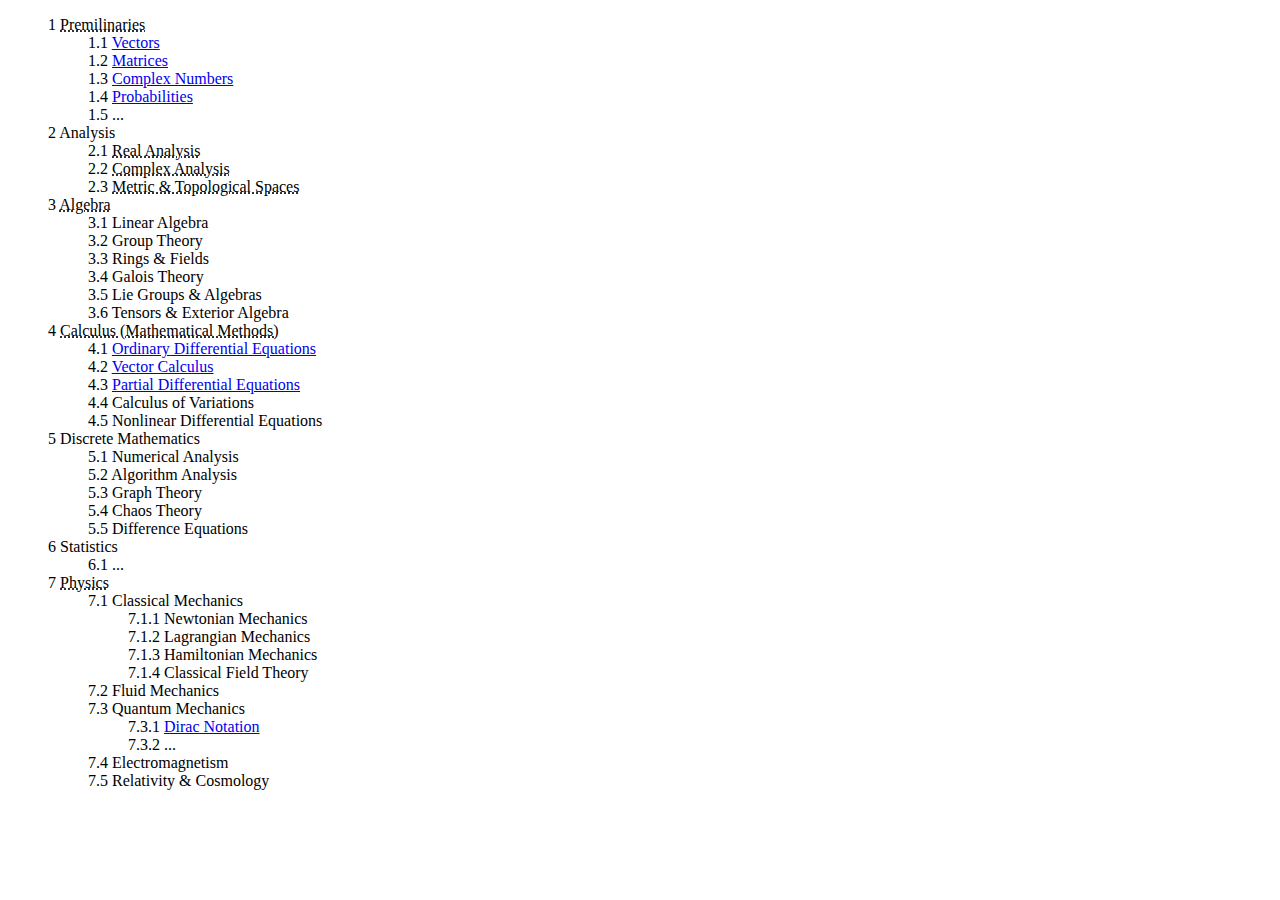
<file: index.html>
<!doctype html>

<html lang="en">
<head>
    <meta charset="utf-8">
    <meta name="author" content="agalamatis">
    <meta name="description" content="TODO">

    <link rel="stylesheet" href="css/lists.css">

    <title>University Mathematics & Physics</title>
</head>

<body>
    <ol>
        <li><abbr title="60 credits">Premilinaries</abbr>
            <ol>
                <li><a href="html/preliminaries/vectors.html">Vectors</a></li>
                <li><a href="html/preliminaries/matrices.html">Matrices</a></li>
                <li><a href="html/preliminaries/complex_numbers.html">Complex Numbers</a></li>
                <li><a href="html/preliminaries/probabilities.html">Probabilities</a></li>
                <li>...</li>
            </ol>
        </li>
        <li>Analysis
            <ol>
                <li><abbr title="15-30 credits">Real Analysis</abbr></li>
                <li><abbr title="30 credits">Complex Analysis</abbr></li>
                <!-- <li><abbr title="15-30 credits">Fourier Analysis</abbr></li> -->
                <li><abbr title="15-30 credits">Metric & Topological Spaces</abbr></li>
                <!-- <li><abbr title="60 credits">Analytic Number Theory</abbr></li> -->
            </ol>
        </li>
        <li><abbr title="15 credits each, taken sequentially">Algebra</abbr>
            <ol>
                <li>Linear Algebra</li>
                <li>Group Theory</li>
                <li>Rings & Fields</li>
                <li>Galois Theory</li>
                <li>Lie Groups & Algebras</li>
                <li>Tensors & Exterior Algebra</li>
                <!-- <li>Representation Theory</li> -->
            </ol>
        </li>
        <li><abbr title="60 credits">Calculus (Mathematical Methods)</abbr>
            <ol>
                <li><a href="html/calculus/odes.html">Ordinary Differential Equations</a></li>
                <li><a href="html/calculus/vector_calculus.html">Vector Calculus</a></li>
                <li><a href="html/calculus/pdes.html">Partial Differential Equations</a></li>
                <li>Calculus of Variations</li>
                <li>Nonlinear Differential Equations</li>
            </ol>
        </li>
        <li>Discrete Mathematics
            <ol>
                <li>Numerical Analysis</li>
                <li>Algorithm Analysis</li>
                <li>Graph Theory</li>
                <li>Chaos Theory</li>
                <li>Difference Equations</li>
            </ol>
        </li>
        <li>Statistics
            <ol>
                <li>...</li>
            </ol>
        </li>
        <li><abbr title="15 credits each">Physics</abbr>
            <ol>
                <li>Classical Mechanics
                    <ol>
                        <li>Newtonian Mechanics</li>
                        <li>Lagrangian Mechanics</li>
                        <li>Hamiltonian Mechanics</li>
                        <li>Classical Field Theory</li>
                    </ol>
                </li>
                <li>Fluid Mechanics</li>
                <li>Quantum Mechanics
                    <ol>
                        <li><a href="html/physics/dirac_notation.html">Dirac Notation</a></li>
                        <li>...</li>
                    </ol>
                </li>
                <li>Electromagnetism</li>
                <li>Relativity & Cosmology</li>
            </ol>
        </li>
    </ol>
    <!-- <script type="text/javascript" id="MathJax-script" async
        src="https://cdn.jsdelivr.net/npm/mathjax@3/es5/tex-mml-chtml.js">
    </script> -->
</body>
</html>
</file>
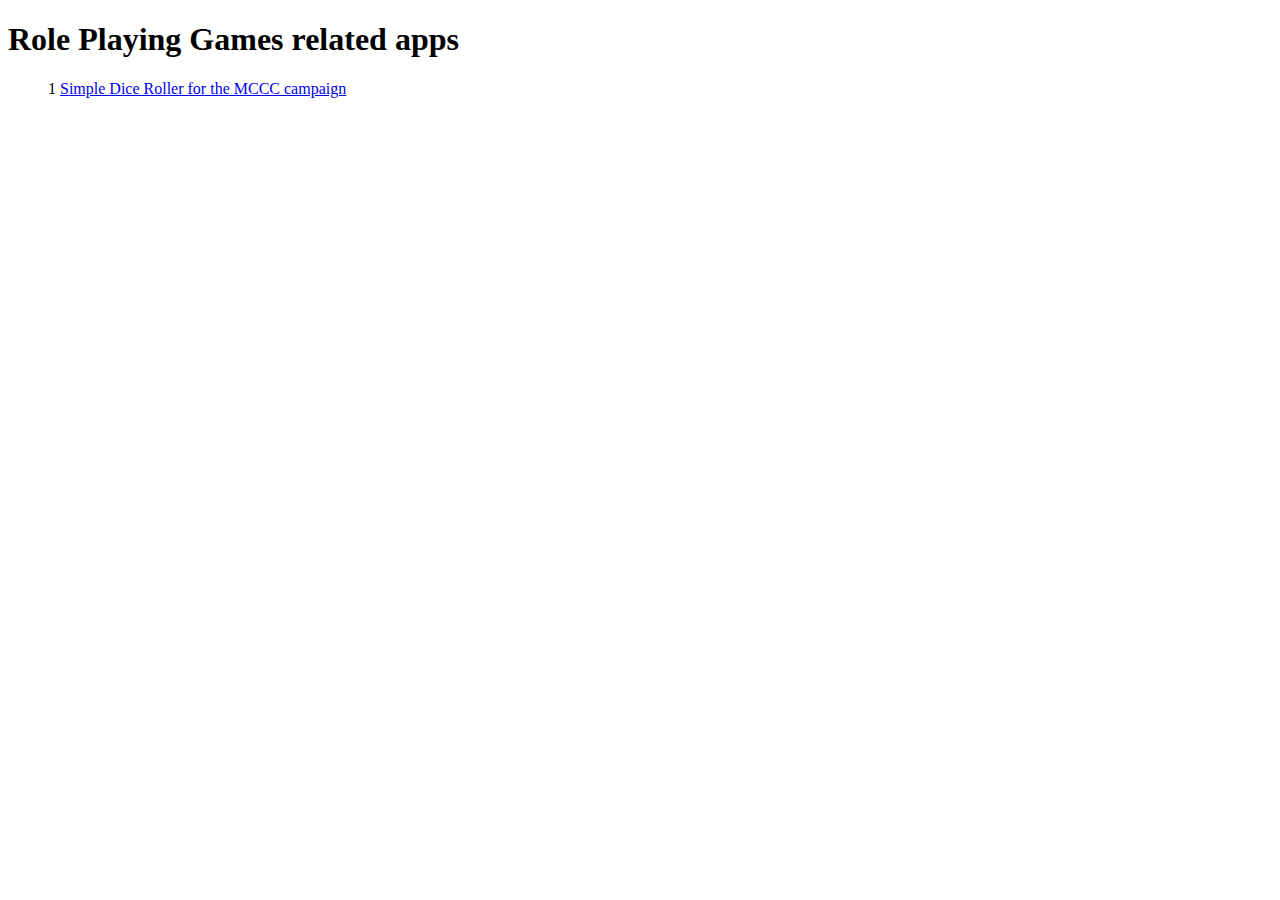
<file: rpg/index.html>
<!doctype html>

<html lang="en">
<head>
    <meta charset="utf-8">
    <meta name="author" content="agalamatis">
    <meta name="description" content="TODO">

    <link rel="stylesheet" href="css/base.css">

    <title></title>
</head>

<body>
    <h1>Role Playing Games related apps</h1>
    <ol>
        <li>
            <a href="html/rolls.html">Simple Dice Roller for the MCCC campaign</a>
        </li>
    </ol>
    <!-- <script type="text/javascript" id="MathJax-script" async
        src="https://cdn.jsdelivr.net/npm/mathjax@3/es5/tex-mml-chtml.js">
    </script> -->
</body>
</html>
</file>
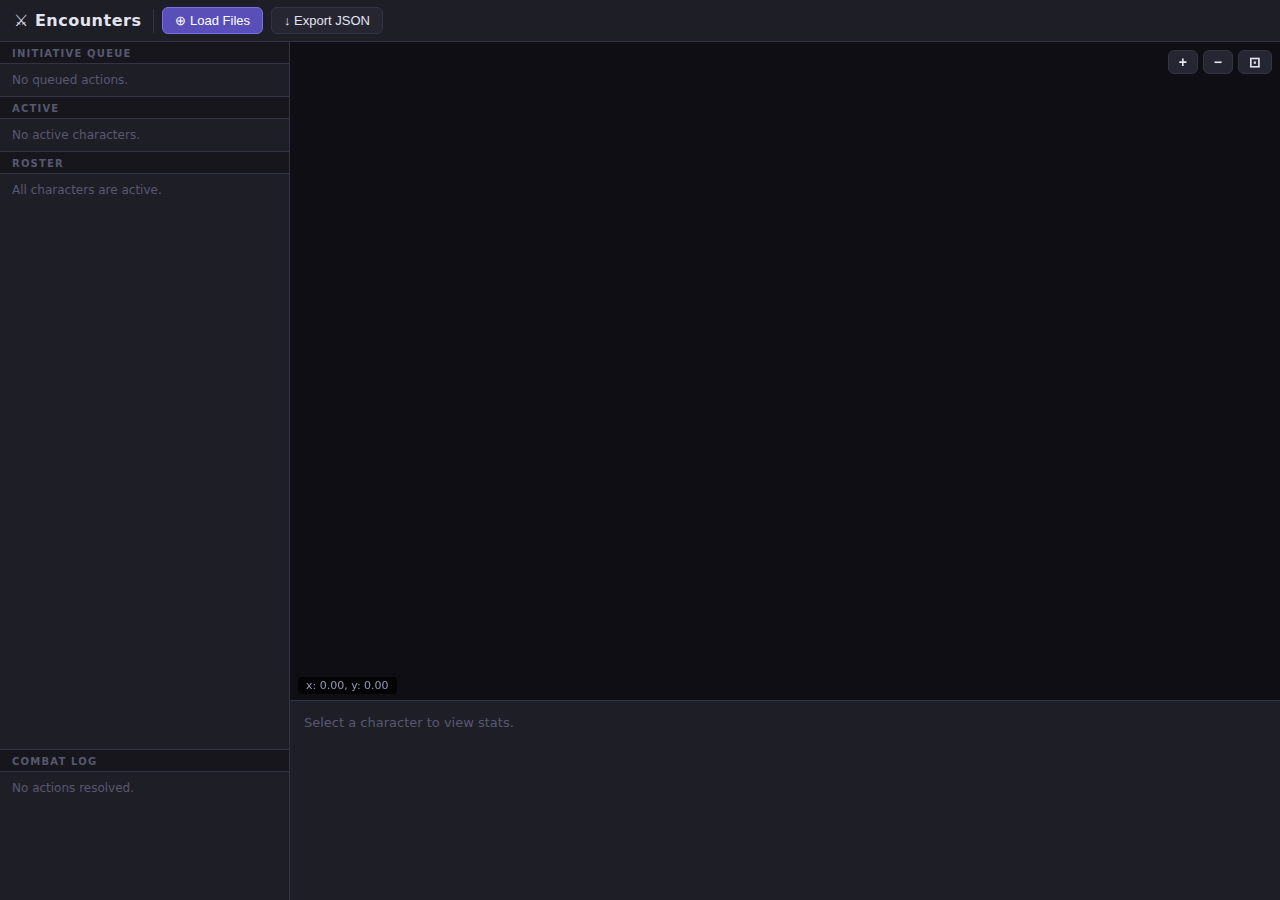
<file: rpg/html/encounters.html>
<!DOCTYPE html>
<html lang="en">
<head>
<meta charset="UTF-8">
<meta name="viewport" content="width=device-width, initial-scale=1.0">
<title>Encounters</title>
<style>
*,*::before,*::after{box-sizing:border-box;margin:0;padding:0}
:root{
  --bg:#16161c;--bg2:#1e1e27;--bg3s:#262632;--bg4:#30303e;--bg5:#3a3a4c;
  --border:#333344;--border2:#4a4a60;--text:#e4e4f0;--text2:#9898b4;--text3:#585870;
  --accent:#7c6fe0;--accent2:#5a4fb8;--accenthl:#9b8ef5;
  --green:#4ade80;--red:#f87171;--amber:#fbbf24;--blue:#60a5fa;--teal:#2dd4bf;
  --r:6px;--r2:10px;
}
body{background:var(--bg);color:var(--text);font-family:system-ui,sans-serif;font-size:14px;height:100vh;display:flex;flex-direction:column;overflow:hidden}
button{background:var(--bg3s);border:1px solid var(--border);color:var(--text);padding:5px 12px;border-radius:var(--r);cursor:pointer;font-size:13px;transition:background .15s,border-color .15s}
button:hover{background:var(--bg4);border-color:var(--border2)}
button.primary{background:var(--accent2);border-color:var(--accent);color:#fff}
button.primary:hover{background:var(--accent)}
select,input[type=text],input[type=number]{background:var(--bg3s);border:1px solid var(--border);color:var(--text);padding:4px 8px;border-radius:var(--r);font-size:13px;width:100%}
select:focus,input:focus{outline:none;border-color:var(--accent)}
label{font-size:12px;color:var(--text2);display:block;margin-bottom:3px}
#topbar{background:var(--bg2);border-bottom:1px solid var(--border);padding:7px 14px;display:flex;align-items:center;gap:8px;flex-shrink:0}
#topbar h1{font-size:16px;font-weight:700;color:var(--text);letter-spacing:.5px;margin-right:4px}
.sep{width:1px;height:24px;background:var(--border)}
#main{display:flex;flex:1;overflow:hidden}
#left-col{width:290px;flex-shrink:0;background:var(--bg2);border-right:1px solid var(--border);display:flex;flex-direction:column;overflow:hidden}
.sec-hdr{font-size:10px;font-weight:700;color:var(--text3);letter-spacing:1.2px;padding:6px 12px 4px;text-transform:uppercase;border-bottom:1px solid var(--border);background:var(--bg);flex-shrink:0}
.sec-body{overflow-y:auto;padding:2px 0}
#queue-sec{display:flex;flex-direction:column;flex-shrink:0;max-height:210px;border-bottom:1px solid var(--border)}
#active-sec{display:flex;flex-direction:column;flex-shrink:0;max-height:240px;border-bottom:1px solid var(--border)}
#roster-sec{display:flex;flex-direction:column;flex:1;min-height:0;border-bottom:1px solid var(--border)}
#log-sec{display:flex;flex-direction:column;flex-shrink:0;height:150px}
.char-row{display:flex;align-items:center;gap:5px;padding:5px 10px;cursor:pointer;border-left:3px solid transparent;transition:background .1s}
.char-row:hover{background:var(--bg3s)}
.char-row.selected{background:var(--bg4);border-left-color:var(--accent)}
.char-row.acting{border-left-color:var(--amber)}
.char-row.defending{border-left-color:var(--blue)}
.init-badge{font-size:10px;font-weight:700;color:var(--amber);min-width:42px;background:rgba(251,191,36,.12);padding:2px 5px;border-radius:4px;text-align:center;flex-shrink:0}
.char-name{flex:1;font-size:13px;white-space:nowrap;overflow:hidden;text-overflow:ellipsis}
.act-label{font-size:10px;color:var(--text3);white-space:nowrap;flex-shrink:0}
.action-btn{font-size:11px;padding:2px 8px;flex-shrink:0;background:var(--accent2);border-color:var(--accent);color:#fff}
.resolve-btn{font-size:11px;padding:2px 8px;flex-shrink:0;background:#166534;border-color:var(--green);color:var(--green);font-weight:700}
.resolve-btn:hover{background:#15803d}
.log-entry{font-size:11px;color:var(--text2);padding:4px 10px;border-bottom:1px solid var(--border);line-height:1.5}
.log-ts{color:var(--accenthl);font-weight:700}
#right-col{flex:1;display:flex;flex-direction:column;overflow:hidden}
#map-container{flex:1;position:relative;overflow:hidden;background:#0e0e14}
#map-canvas{display:block;cursor:crosshair}
#map-toolbar{position:absolute;top:8px;right:8px;display:flex;gap:5px;z-index:10}
#map-toolbar button{padding:3px 10px;font-size:14px;font-weight:700}
#map-coords{position:absolute;bottom:6px;left:8px;font-size:11px;color:var(--text2);background:rgba(0,0,0,.7);padding:2px 8px;border-radius:4px;pointer-events:none}
#map-hint{position:absolute;top:8px;left:8px;font-size:12px;color:var(--amber);background:rgba(0,0,0,.75);padding:4px 10px;border-radius:4px;pointer-events:none;display:none;border:1px solid var(--amber)}
#stats-panel{height:200px;background:var(--bg2);border-top:1px solid var(--border);overflow-y:auto;padding:10px 14px;flex-shrink:0}
#stats-panel h3{font-size:13px;font-weight:700;margin-bottom:7px;color:var(--text)}
.stats-grid{display:grid;grid-template-columns:repeat(auto-fill,minmax(90px,1fr));gap:5px;margin-bottom:7px}
.stat-box{background:var(--bg3s);border:1px solid var(--border);border-radius:var(--r);padding:4px 7px}
.sk{font-size:10px;color:var(--text3);text-transform:uppercase;letter-spacing:.4px}
.sv{font-size:14px;font-weight:700;color:var(--text)}
.sv.pos{color:var(--green)}.sv.neg{color:var(--red)}.sv.neu{color:var(--amber)}
.modal-overlay{position:fixed;inset:0;background:rgba(0,0,0,.8);z-index:1000;display:flex;align-items:center;justify-content:center}
.modal{background:var(--bg2);border:1px solid var(--border2);border-radius:var(--r2);width:580px;max-width:96vw;max-height:92vh;display:flex;flex-direction:column;overflow:hidden}
.modal.wide{width:800px}
.modal-hdr{padding:13px 18px 10px;border-bottom:1px solid var(--border);display:flex;align-items:center;justify-content:space-between;flex-shrink:0}
.modal-hdr h2{font-size:15px;font-weight:700}
.modal-body{padding:14px 18px;overflow-y:auto;flex:1}
.modal-footer{padding:10px 18px;border-top:1px solid var(--border);display:flex;gap:8px;justify-content:flex-end;flex-shrink:0}
.field{margin-bottom:11px}
.g2{display:grid;grid-template-columns:1fr 1fr;gap:10px}
.g3{display:grid;grid-template-columns:1fr 1fr 1fr;gap:8px}
.g4{display:grid;grid-template-columns:1fr 1fr 1fr 1fr;gap:7px}
.card{background:var(--bg3s);border:1px solid var(--border);border-radius:var(--r2);padding:12px 14px;margin-bottom:14px}
.card h3{font-size:14px;font-weight:700;margin-bottom:10px;color:var(--accenthl)}
.file-area{border:2px dashed var(--border2);border-radius:var(--r2);padding:20px;text-align:center;color:var(--text2);cursor:pointer;transition:border-color .2s,background .2s}
.file-area:hover{border-color:var(--accent);background:rgba(124,111,224,.06)}
.file-area input{display:none}
.ok{color:var(--green);font-weight:700}.err{color:var(--red)}
.drop-panel{position:fixed;background:var(--bg2);border:1px solid var(--border2);border-radius:var(--r2);box-shadow:0 8px 40px rgba(0,0,0,.6);z-index:500;min-width:200px;max-height:380px;overflow-y:auto;padding:4px 0}
.drop-item{padding:7px 14px;cursor:pointer;font-size:13px;color:var(--text);display:flex;align-items:center;gap:8px}
.drop-item:hover{background:var(--bg4)}
.drop-lbl{font-size:10px;color:var(--text3);text-transform:uppercase;letter-spacing:1px;padding:7px 14px 3px}
</style>
</head>
<body>
<div id="topbar">
  <h1>⚔ Encounters</h1>
  <div class="sep"></div>
  <button id="btn-load" class="primary">⊕ Load Files</button>
  <button id="btn-export">↓ Export JSON</button>
</div>
<div id="main">
  <div id="left-col">
    <div id="queue-sec"><div class="sec-hdr">Initiative Queue</div><div class="sec-body" id="queue-body"></div></div>
    <div id="active-sec"><div class="sec-hdr">Active</div><div class="sec-body" id="active-body"></div></div>
    <div id="roster-sec"><div class="sec-hdr">Roster</div><div class="sec-body" id="roster-body"></div></div>
    <div id="log-sec"><div class="sec-hdr">Combat Log</div><div class="sec-body" id="log-body"></div></div>
  </div>
  <div id="right-col">
    <div id="map-container">
      <canvas id="map-canvas"></canvas>
      <div id="map-toolbar">
        <button id="btn-zi">+</button>
        <button id="btn-zo">−</button>
        <button id="btn-fit" title="Fit view">⊡</button>
      </div>
      <div id="map-coords">x: 0.00, y: 0.00</div>
      <div id="map-hint">Click on the map to set destination</div>
    </div>
    <div id="stats-panel"><div id="stats-content" style="color:var(--text3);font-size:13px;padding-top:4px">Select a character to view stats.</div></div>
  </div>
</div>
<script>
// ══ STATE ══
const S={
  raw:{characters:null,gear:null,skills:null},
  characters:[],
  selectedId:null,
  queue:[],
  log:[],
  mapImg:null,
  zoom:1,pan:{x:0,y:0},
  hoverCharId:null,hoverTargetId:null,
  mouseCanvas:null,
  awaitingMapClick:false,awaitingMapClickChar:null,
};

// ══ ACTIONS ══
const ACTIONS={
  a:{label:'Swing',      needsTarget:true, needsCoords:false,isCombat:true, includeSelf:false},
  b:{label:'Thrust',     needsTarget:true, needsCoords:false,isCombat:true, includeSelf:false},
  c:{label:'Hurl',       needsTarget:true, needsCoords:false,isCombat:true, includeSelf:false},
  d:{label:'Shoot',      needsTarget:true, needsCoords:false,isCombat:true, includeSelf:false},
  e:{label:'Charge',     needsTarget:true, needsCoords:false,isCombat:true, includeSelf:false},
  f:{label:'Grapple/Pin',needsTarget:true, needsCoords:false,isCombat:true, includeSelf:false},
  g:{label:'Slam/Tackle',needsTarget:true, needsCoords:false,isCombat:true, includeSelf:false},
  h:{label:'Defend',     needsTarget:false,needsCoords:false,isCombat:false,isDefend:true},
  i:{label:'First Aid',  needsTarget:true, needsCoords:false,isCombat:false,includeSelf:true},
  j:{label:'Move',       needsTarget:false,needsCoords:true, isCombat:false},
  k:{label:'Flee',       needsTarget:false,needsCoords:true, isCombat:false},
  // non-combat actions based on skills
//   l:{label:'Identify material', attribute:"Reasoning", skill:"Alchemy", needsTarget:false, needsCoords:false, isCombat:false},
//   m:{label:'Transmute material', attribute:"Reasoning", skill:"Alchemy", needsTarget:false, needsCoords:false, isCombat:false},
//   n:{label:'Examine building', attribute:"Reasoning", skill:"Architecture", needsTarget:false, needsCoords:false, isCombat:false}
};

// ══ MATH ══
function erf(x){
  const p=.3275911,a=[.254829592,-.284496736,1.421413741,-1.453152027,1.061405429];
  const s=x<0?-1:1;x=Math.abs(x);
  const t=1/(1+p*x);
  return s*(1-(((((a[4]*t+a[3])*t)+a[2])*t+a[1])*t+a[0])*t*Math.exp(-x*x));
}
function rollInit(x, offset=3, scale=2){
  return offset + scale * erf(-(x) / (2.958 * Math.sqrt(2)));
}
function rollResolve(x){return Math.exp(-0.5*Math.pow(x/2.958,2))/(2.958*Math.sqrt(2*Math.PI))}
function rnd(){return Math.random()*10-5}

// ══ GEAR HELPERS (real schema: gear.weapons = {name:{attacks,parry,reach,range,...}}, gear.armours = {type:{stats,components:{comp:{weight,cost,protects:[]}}}}) ══
function getWeapons(){
  if(!S.raw.gear) return [];
  return Object.entries(S.raw.gear.weapons||{}).map(([name,d])=>({name,...d}));
}
function getArmourItems(){
  if(!S.raw.gear) return [];
  const out=[];
  for(const [aType,aData] of Object.entries(S.raw.gear.armours||{})){
    for(const [comp,cData] of Object.entries(aData.components||{})){
      out.push({label:`${aType} — ${comp}`,armourType:aType,component:comp,protects:cData.protects||[],weight:cData.weight,cost:cData.cost,stats:aData.stats||{}});
    }
  }
  return out;
}
function weaponRange(ch){
  const ws=[ch.left_hand,ch.right_hand].filter(Boolean);
  return ws.length?Math.max(...ws.map(w=>w.range||w.reach||1)):1;
}

// ══ MODAL ══
function mkModal(title,wide=false){
  const ov=document.createElement('div');ov.className='modal-overlay';
  const m=document.createElement('div');m.className=wide?'modal wide':'modal';
  m.innerHTML=`<div class="modal-hdr"><h2>${title}</h2><button style="padding:2px 9px;font-size:15px" id="mx">✕</button></div><div class="modal-body"></div><div class="modal-footer"></div>`;
  m.querySelector('#mx').onclick=()=>ov.remove();
  ov.appendChild(m);document.body.appendChild(ov);
  return{ov,body:m.querySelector('.modal-body'),footer:m.querySelector('.modal-footer')};
}

// ══ LOAD FILES ══
document.getElementById('btn-load').onclick=showLoadModal;
function showLoadModal(){
  const{ov,body,footer}=mkModal('Load Encounter Files',true);
  const F={characters:null,gear:null,skills:null,map:null};
  body.innerHTML=`<div class="g2" style="gap:14px;margin-bottom:14px">
    <div><label>characters.json <span style="color:var(--red)">*</span></label><div class="file-area"><input type="file" accept=".json" id="fi-c"><span id="fl-c">Click to select</span></div></div>
    <div><label>gear.json <span style="color:var(--red)">*</span></label><div class="file-area"><input type="file" accept=".json" id="fi-g"><span id="fl-g">Click to select</span></div></div>
    <div><label>skills.json (optional)</label><div class="file-area"><input type="file" accept=".json" id="fi-s"><span id="fl-s">Click to select</span></div></div>
    <div><label>Map image (optional)</label><div class="file-area"><input type="file" accept="image/*" id="fi-m"><span id="fl-m">Click to select</span></div></div>
  </div><div id="ls" style="font-size:12px;color:var(--red)"></div>`;
  function wire(fid,lid,key,img){
    const inp=body.querySelector('#'+fid),lbl=body.querySelector('#'+lid);
    inp.closest('.file-area').onclick=()=>inp.click();
    inp.onchange=()=>{const f=inp.files[0];if(!f)return;const r=new FileReader();
      if(img){r.onload=e=>{F[key]=e.target.result;lbl.textContent='✓ '+f.name;lbl.className='ok'};r.readAsDataURL(f)}
      else{r.onload=e=>{try{F[key]=JSON.parse(e.target.result);lbl.textContent='✓ '+f.name;lbl.className='ok'}catch{lbl.textContent='✗ Invalid JSON';lbl.className='err'}};r.readAsText(f)}
    };
  }
  wire('fi-c','fl-c','characters',false);wire('fi-g','fl-g','gear',false);
  wire('fi-s','fl-s','skills',false);wire('fi-m','fl-m','map',true);
  const btn=document.createElement('button');btn.className='primary';btn.textContent='Next: Configure Characters →';
  btn.onclick=()=>{
    if(!F.characters||!F.gear){body.querySelector('#ls').textContent='characters.json and gear.json are required.';return}
    S.raw={characters:F.characters,gear:F.gear,skills:F.skills||null};
    if(F.map){const img=new Image();img.onload=()=>{S.mapImg=img;fitMap();renderMap()};img.src=F.map}
    ov.remove();showCharSetup();
  };
  footer.appendChild(btn);
}

// ══ CHARACTER SETUP (uses real schema) ══
const POSTURES=['riding','standing','sitting','kneeling','crawling','lying'];
const SLOTS=['torso','left_arm','right_arm','left_leg','right_leg','groin','left_hand','right_hand','left_foot','right_foot','face','neck','skull','eyes'];
const SLOT_LBL={torso:'Torso',left_arm:'L.Arm',right_arm:'R.Arm',left_leg:'L.Leg',right_leg:'R.Leg',groin:'Groin',left_hand:'L.Hand',right_hand:'R.Hand',left_foot:'L.Foot',right_foot:'R.Foot',face:'Face',neck:'Neck',skull:'Skull',eyes:'Eyes'};

function showCharSetup(){
  const raw=S.raw.characters;
  // Support both object-of-objects (like the provided file) and array
  const entries=Array.isArray(raw)?raw.map((c,i)=>[`char_${i}`,c]):Object.entries(raw);
  const weapons=getWeapons();
  const armours=getArmourItems();
  const wpnOpts=weapons.map((w,i)=>`<option value="${i}">${w.name}</option>`).join('');
  const armOpts=armours.map((a,i)=>`<option value="${i}">${a.label}</option>`).join('');
  const none='<option value="">— none —</option>';
  const{ov,body,footer}=mkModal('Configure Characters for Encounter',true);
  let html='';
  entries.forEach(([key,ch],ci)=>{
    const hp=ch.attributes?.Health??0;
    const name=ch.name||key;
    const gearRef=Array.isArray(ch.gear)?ch.gear.map(g=>`<span style="font-size:10px;background:var(--bg4);border-radius:3px;padding:1px 5px;margin:1px;display:inline-block">${g}</span>`).join(''):'';
    html+=`<div class="card" id="csc-${ci}"><h3>${name}</h3>
      ${gearRef?`<div style="margin-bottom:10px;line-height:1.9"><span style="font-size:11px;color:var(--text3)">Listed gear:</span> ${gearRef}</div>`:''}
      <div class="g3" style="margin-bottom:8px">
        <div class="field"><label>X coordinate</label><input type="number" step="0.01" id="cx-${ci}" value="${ci*4}"></div>
        <div class="field"><label>Y coordinate</label><input type="number" step="0.01" id="cy-${ci}" value="0"></div>
        <div class="field"><label>Posture</label><select id="cp-${ci}">${POSTURES.map(p=>`<option>${p}</option>`).join('')}</select></div>
      </div>
      <div class="g2" style="margin-bottom:8px">
        <div class="field"><label>Left hand (weapon)</label><select id="clh-${ci}">${none}${wpnOpts}</select></div>
        <div class="field"><label>Right hand (weapon)</label><select id="crh-${ci}">${none}${wpnOpts}</select></div>
      </div>
      <div style="font-size:11px;color:var(--text3);margin-bottom:5px;text-transform:uppercase;letter-spacing:.8px">Armour slots</div>
      <div class="g4" style="margin-bottom:8px">${SLOTS.map(sl=>`<div class="field"><label>${SLOT_LBL[sl]}</label><select id="ca-${sl}-${ci}">${none}${armOpts}</select></div>`).join('')}</div>
      <div class="g4">
        <div class="field"><label>Stamina</label><input type="number" step="0.1" id="cst-${ci}" value="${10+hp}"></div>
        <div class="field"><label>Bleed</label><input type="number" step="1" id="cbl-${ci}" value="0"></div>
        <div class="field"><label>Cover (0–1)</label><input type="number" step="0.01" min="0" max="1" id="ccv-${ci}" value="0"></div>
        <div class="field"><label>Hidden (float/null)</label><input type="text" id="chd-${ci}" value="" placeholder="null"></div>
      </div>
    </div>`;
  });
  body.innerHTML=html;
  const btn=document.createElement('button');btn.className='primary';btn.textContent='Confirm & Start Encounter';
  btn.onclick=()=>{
    S.characters=entries.map(([key,ch],ci)=>{
      const lhv=document.getElementById(`clh-${ci}`).value;
      const rhv=document.getElementById(`crh-${ci}`).value;
      const armour={};
      SLOTS.forEach(sl=>{const v=document.getElementById(`ca-${sl}-${ci}`).value;armour[sl]=v!==''?armours[+v]:null});
      const hdRaw=document.getElementById(`chd-${ci}`).value.trim();
      return{
        id:'c_'+ci,key,raw:ch,name:ch.name||key,
        attributes:ch.attributes||{},skills:ch.skills||{},
        abilities:ch.abilities||{},traits:ch.traits||{},
        coords:[parseFloat(document.getElementById(`cx-${ci}`).value)||0,parseFloat(document.getElementById(`cy-${ci}`).value)||0],
        posture:document.getElementById(`cp-${ci}`).value,
        left_hand:lhv!==''?weapons[+lhv]:null,
        right_hand:rhv!==''?weapons[+rhv]:null,
        armour,
        stamina:parseFloat(document.getElementById(`cst-${ci}`).value)||10,
        bleed:parseInt(document.getElementById(`cbl-${ci}`).value)||0,
        wounds:{},cover:parseFloat(document.getElementById(`ccv-${ci}`).value)||0,
        hidden:hdRaw===''||hdRaw==='null'?null:parseFloat(hdRaw),
        inActive:false,inQueue:false,isDefending:false,lastInit:null,pendingAction:null,
      };
    });
    ov.remove();fitMap();renderAll();
  };
  footer.appendChild(btn);
}

// ══ CANVAS ══
const canvas=document.getElementById('map-canvas');
const ctx=canvas.getContext('2d');
function resizeCanvas(){const c=document.getElementById('map-container');canvas.width=c.clientWidth;canvas.height=c.clientHeight}
function fitMap(){
  resizeCanvas();
  if(S.mapImg){const sx=canvas.width/S.mapImg.width,sy=canvas.height/S.mapImg.height;S.zoom=Math.min(sx,sy)*.95;S.pan.x=(canvas.width-S.mapImg.width*S.zoom)/2;S.pan.y=(canvas.height-S.mapImg.height*S.zoom)/2;return}
  if(!S.characters.length)return;
  const xs=S.characters.map(c=>c.coords[0]),ys=S.characters.map(c=>c.coords[1]);
  const pad=70,rX=Math.max(...xs)-Math.min(...xs)||10,rY=Math.max(...ys)-Math.min(...ys)||10;
  S.zoom=Math.min((canvas.width-pad*2)/rX,(canvas.height-pad*2)/rY,40);
  S.pan.x=pad-Math.min(...xs)*S.zoom;S.pan.y=pad-Math.min(...ys)*S.zoom;
}
function w2c(wx,wy){return[wx*S.zoom+S.pan.x,wy*S.zoom+S.pan.y]}
function c2w(cx,cy){return[(cx-S.pan.x)/S.zoom,(cy-S.pan.y)/S.zoom]}
function rrect(x,y,w,h,r){ctx.beginPath();ctx.moveTo(x+r,y);ctx.lineTo(x+w-r,y);ctx.arcTo(x+w,y,x+w,y+r,r);ctx.lineTo(x+w,y+h-r);ctx.arcTo(x+w,y+h,x+w-r,y+h,r);ctx.lineTo(x+r,y+h);ctx.arcTo(x,y+h,x,y+h-r,r);ctx.lineTo(x,y+r);ctx.arcTo(x,y,x+r,y,r);ctx.closePath()}

function renderMap(){
  resizeCanvas();
  ctx.clearRect(0,0,canvas.width,canvas.height);
  ctx.fillStyle='#0e0e14';ctx.fillRect(0,0,canvas.width,canvas.height);
  if(S.mapImg) ctx.drawImage(S.mapImg,S.pan.x,S.pan.y,S.mapImg.width*S.zoom,S.mapImg.height*S.zoom);
  const sel=S.characters.find(c=>c.id===S.selectedId);
  if(sel){
    const[sx,sy]=w2c(sel.coords[0],sel.coords[1]);
    const rng=weaponRange(sel)*S.zoom;
    ctx.beginPath();ctx.arc(sx,sy,rng,0,Math.PI*2);
    ctx.strokeStyle='rgba(74,222,128,.3)';ctx.lineWidth=1.2;ctx.stroke();
    ctx.fillStyle='rgba(74,222,128,.04)';ctx.fill();
    if(S.hoverTargetId){
      const tgt=S.characters.find(c=>c.id===S.hoverTargetId);
      if(tgt){
        const[tx,ty]=w2c(tgt.coords[0],tgt.coords[1]);
        ctx.beginPath();ctx.moveTo(sx,sy);ctx.lineTo(tx,ty);
        ctx.strokeStyle='#f87171';ctx.lineWidth=1.5;ctx.setLineDash([6,4]);ctx.stroke();ctx.setLineDash([]);
        const dist=Math.hypot(tgt.coords[0]-sel.coords[0],tgt.coords[1]-sel.coords[1]);
        const mx=(sx+tx)/2,my=(sy+ty)/2;
        ctx.font='11px system-ui';ctx.textAlign='center';
        const txt=`${dist.toFixed(2)} units`;
        const tw=ctx.measureText(txt).width+12;
        ctx.fillStyle='rgba(0,0,0,.85)';ctx.strokeStyle='#fbbf24';ctx.lineWidth=.8;
        rrect(mx-tw/2,my-12,tw,20,4);ctx.fill();ctx.stroke();
        ctx.fillStyle='#fbbf24';ctx.fillText(txt,mx,my+1);
      }
    } else if(S.awaitingMapClick&&S.mouseCanvas){
      const[mx,my]=S.mouseCanvas;const[wx,wy]=c2w(mx,my);
      const dist=Math.hypot(wx-sel.coords[0],wy-sel.coords[1]);
      ctx.beginPath();ctx.moveTo(sx,sy);ctx.lineTo(mx,my);
      ctx.strokeStyle='#60a5fa';ctx.lineWidth=1.5;ctx.setLineDash([5,4]);ctx.stroke();ctx.setLineDash([]);
      ctx.font='11px system-ui';ctx.textAlign='center';
      const txt=`(${wx.toFixed(1)}, ${wy.toFixed(1)}) | ${dist.toFixed(2)} units`;
      const tw=ctx.measureText(txt).width+12;
      ctx.fillStyle='rgba(0,0,0,.85)';ctx.strokeStyle='#60a5fa';ctx.lineWidth=.8;
      rrect(mx-tw/2,my-22,tw,20,4);ctx.fill();ctx.stroke();
      ctx.fillStyle='#60a5fa';ctx.fillText(txt,mx,my-12);
    }
  }
  S.characters.forEach(ch=>{
    const[cx,cy]=w2c(ch.coords[0],ch.coords[1]);
    const isSel=ch.id===S.selectedId,isHov=ch.id===S.hoverCharId,isTgt=ch.id===S.hoverTargetId;
    const r=isSel||isHov||isTgt?9:7;
    ctx.beginPath();ctx.arc(cx,cy,r,0,Math.PI*2);
    ctx.fillStyle=isSel?'#4ade80':isTgt?'#f87171':isHov?'#fbbf24':ch.inQueue?'#a78bfa':ch.inActive?'#60a5fa':'#7c6fe0';
    ctx.strokeStyle=isSel?'#16a34a':isTgt?'#dc2626':isHov?'#ca8a04':'#5a4fb8';
    ctx.lineWidth=isSel||isTgt||isHov?2.5:1.5;ctx.fill();ctx.stroke();
    ctx.fillStyle='#fff';ctx.font=`bold ${isSel||isHov?10:9}px system-ui`;
    ctx.textAlign='center';ctx.textBaseline='middle';
    ctx.fillText(ch.name.substring(0,2).toUpperCase(),cx,cy);
    ctx.textBaseline='alphabetic';
    if(isSel||isHov){
      ctx.font='10px system-ui';ctx.textAlign='center';
      const lw=ctx.measureText(ch.name).width+8;
      ctx.fillStyle='rgba(0,0,0,.7)';rrect(cx-lw/2,cy+r+2,lw,15,3);ctx.fill();
      ctx.fillStyle='#fff';ctx.fillText(ch.name,cx,cy+r+13);
    }
  });
}

canvas.addEventListener('mousemove',e=>{
  const rect=canvas.getBoundingClientRect();
  const cx=e.clientX-rect.left,cy=e.clientY-rect.top;
  const[wx,wy]=c2w(cx,cy);
  document.getElementById('map-coords').textContent=`x: ${wx.toFixed(2)}, y: ${wy.toFixed(2)}`;
  S.mouseCanvas=[cx,cy];
  if(S.awaitingMapClick) renderMap();
});
canvas.addEventListener('click',e=>{
  if(!S.awaitingMapClick)return;
  const rect=canvas.getBoundingClientRect();
  const[wx,wy]=c2w(e.clientX-rect.left,e.clientY-rect.top);
  const ch=S.awaitingMapClickChar;
  if(ch&&ch.pendingAction){
    ch.pendingAction.targetCoords=[wx,wy];
    S.awaitingMapClick=false;S.awaitingMapClickChar=null;
    document.getElementById('map-hint').style.display='none';
    proceedToInit(ch.id);
  }
});
let drag=false,dragStart={x:0,y:0},panStart={x:0,y:0};
canvas.addEventListener('mousedown',e=>{if(e.button===1||e.altKey){drag=true;dragStart={x:e.clientX,y:e.clientY};panStart={...S.pan};e.preventDefault()}});
window.addEventListener('mousemove',e=>{if(drag){S.pan.x=panStart.x+(e.clientX-dragStart.x);S.pan.y=panStart.y+(e.clientY-dragStart.y);renderMap()}});
window.addEventListener('mouseup',()=>{drag=false});
canvas.addEventListener('wheel',e=>{e.preventDefault();const rect=canvas.getBoundingClientRect();const cx=e.clientX-rect.left,cy=e.clientY-rect.top;const f=e.deltaY<0?1.15:.87;const nz=S.zoom*f;S.pan.x=cx-(cx-S.pan.x)*nz/S.zoom;S.pan.y=cy-(cy-S.pan.y)*nz/S.zoom;S.zoom=nz;renderMap()},{passive:false});
document.getElementById('btn-zi').onclick=()=>{S.zoom*=1.2;renderMap()};
document.getElementById('btn-zo').onclick=()=>{S.zoom/=1.2;renderMap()};
document.getElementById('btn-fit').onclick=()=>{fitMap();renderMap()};

// ══ RENDER LEFT ══
function renderAll(){renderMap();renderQueue();renderActive();renderRoster();renderLog();renderStats()}

function renderQueue(){
  const el=document.getElementById('queue-body');
  const q=[...S.queue].sort((a,b)=>b.initiative-a.initiative);
  if(!q.length){el.innerHTML='<div style="padding:7px 12px;font-size:12px;color:var(--text3)">No queued actions.</div>';return}
  el.innerHTML='';
  q.forEach((entry,i)=>{
    const ch=S.characters.find(c=>c.id===entry.charId);if(!ch)return;
    const isLast=i===q.length-1;
    const row=document.createElement('div');
    row.className='char-row'+(ch.id===S.selectedId?' selected':'');
    row.dataset.id=ch.id;
    row.innerHTML=`<span class="init-badge">${entry.initiative.toFixed(3)}</span><span class="char-name">${ch.name}</span><span class="act-label">${ACTIONS[entry.actionKey]?.label||''}${entry.targetName?' → '+entry.targetName:''}</span>${isLast?`<button class="resolve-btn" data-eid="${entry.id}">Resolve</button>`:''}`;
    row.onclick=ev=>{if(ev.target.classList.contains('resolve-btn'))return;selectChar(ch.id)};
    if(isLast) row.querySelector('.resolve-btn').onclick=ev=>{ev.stopPropagation();doResolve(entry)};
    el.appendChild(row);
  });
}

function renderActive(){
  const el=document.getElementById('active-body');
  const ac=S.characters.filter(c=>c.inActive&&!c.inQueue);
  if(!ac.length){el.innerHTML='<div style="padding:7px 12px;font-size:12px;color:var(--text3)">No active characters.</div>';return}
  el.innerHTML='';
  ac.forEach(ch=>{
    const row=document.createElement('div');
    row.className='char-row acting'+(ch.id===S.selectedId?' selected':'')+(ch.isDefending?' defending':'');
    row.dataset.id=ch.id;
    row.innerHTML=`<span class="char-name">${ch.name}</span>${ch.isDefending?'<span class="act-label" style="color:var(--blue)">🛡 Defending</span>':''}<button class="action-btn">▶ Action</button>`;
    row.onclick=ev=>{if(ev.target.classList.contains('action-btn'))return;selectChar(ch.id)};
    row.querySelector('.action-btn').onclick=ev=>{ev.stopPropagation();selectChar(ch.id);showActionMenu(ev.currentTarget,ch)};
    el.appendChild(row);
  });
}

function renderRoster(){
  const el=document.getElementById('roster-body');
  const ros=S.characters.filter(c=>!c.inActive&&!c.inQueue);
  if(!ros.length){el.innerHTML='<div style="padding:7px 12px;font-size:12px;color:var(--text3)">All characters are active.</div>';return}
  el.innerHTML='';
  ros.forEach(ch=>{
    const row=document.createElement('div');
    row.className='char-row'+(ch.id===S.selectedId?' selected':'');
    row.dataset.id=ch.id;
    row.innerHTML=`<span class="char-name">${ch.name}</span><button class="action-btn">▶ Action</button>`;
    row.onclick=ev=>{if(ev.target.classList.contains('action-btn'))return;selectChar(ch.id)};
    row.querySelector('.action-btn').onclick=ev=>{ev.stopPropagation();selectChar(ch.id);showActionMenu(ev.currentTarget,ch)};
    el.appendChild(row);
  });
}

function renderLog(){
  const el=document.getElementById('log-body');
  if(!S.log.length){el.innerHTML='<div style="padding:7px 12px;font-size:12px;color:var(--text3)">No actions resolved.</div>';return}
  el.innerHTML='';
  [...S.log].reverse().forEach(e=>{
    const d=document.createElement('div');d.className='log-entry';
    d.innerHTML=`<span class="log-ts">${e.initiative.toFixed(3)}</span> sec: <strong>${e.charName}</strong> rolled <em>${e.resolveRoll.toFixed(4)}</em> for <em>${e.actionLabel}</em>${e.suffix||''}`;
    el.appendChild(d);
  });
}

function selectChar(id){S.selectedId=id;renderAll()}

// hover highlight
document.getElementById('left-col').addEventListener('mouseover',e=>{const r=e.target.closest('.char-row');if(r?.dataset.id){S.hoverCharId=r.dataset.id;renderMap()}});
document.getElementById('left-col').addEventListener('mouseout',e=>{const r=e.target.closest('.char-row');if(r&&!e.relatedTarget?.closest('.char-row')){S.hoverCharId=null;renderMap()}});

// ══ ACTION MENU ══
let _drop=null;
function clearDrops(){if(_drop){_drop.remove();_drop=null}S.hoverTargetId=null}
document.addEventListener('click',e=>{if(!e.target.closest('.drop-panel')&&!e.target.closest('.action-btn'))clearDrops()});

function showActionMenu(btn,ch){
  clearDrops();
  const p=document.createElement('div');p.className='drop-panel';_drop=p;
  const rect=btn.getBoundingClientRect();
  p.style.top=(rect.bottom+4)+'px';p.style.left=rect.left+'px';
  Object.entries(ACTIONS).forEach(([key,act])=>{
    const item=document.createElement('div');item.className='drop-item';
    if(ch.isDefending&&key==='h')item.style.color='var(--amber)';
    item.textContent=act.label;
    item.onclick=()=>{clearDrops();handleAction(ch,key,btn)};
    p.appendChild(item);
  });
  document.body.appendChild(p);
}

function handleAction(ch,key,anchor){
  if(ACTIONS[key].isDefend){ch.isDefending=true;ch.inActive=true;renderAll();return}
  ch.pendingAction={key,targetId:null,targetName:null,targetCoords:null};
  if(ACTIONS[key].needsTarget) showTargetMenu(ch,key,anchor);
  else if(ACTIONS[key].needsCoords) showCoordsModal(ch);
  else proceedToInit(ch.id);
}

function showTargetMenu(ch,key,anchor){
  clearDrops();
  const p=document.createElement('div');p.className='drop-panel';_drop=p;
  const rect=anchor.getBoundingClientRect();
  p.style.top=(rect.bottom+4)+'px';p.style.left=rect.left+'px';
  const lbl=document.createElement('div');lbl.className='drop-lbl';lbl.textContent='Select target:';p.appendChild(lbl);
  S.characters.filter(c=>ACTIONS[key].includeSelf?true:c.id!==ch.id).forEach(tgt=>{
    const item=document.createElement('div');item.className='drop-item';
    if(tgt.id===ch.id)item.style.color='var(--teal)';
    item.textContent=tgt.id===ch.id?tgt.name+' (self)':tgt.name;
    item.onmouseenter=()=>{S.hoverTargetId=tgt.id;renderMap()};
    item.onmouseleave=()=>{S.hoverTargetId=null;renderMap()};
    item.onclick=()=>{
      clearDrops();
      ch.pendingAction.targetId=tgt.id;ch.pendingAction.targetName=tgt.name;
      const dx=tgt.coords[0]-ch.coords[0],dy=tgt.coords[1]-ch.coords[1];
      const len=Math.hypot(dx,dy)||1;
      ch.pendingAction.targetCoords=[tgt.coords[0]-dx/len*1.2,tgt.coords[1]-dy/len*1.2];
      proceedToInit(ch.id);
    };
    p.appendChild(item);
  });
  document.body.appendChild(p);
}

function showCoordsModal(ch){
  const{ov,body,footer}=mkModal('Set Destination');
  body.innerHTML=`<p style="font-size:13px;color:var(--text2);margin-bottom:12px">Enter coordinates or close and click the map.</p>
    <div class="g2"><div class="field"><label>X</label><input type="number" step="0.01" id="dx" value="${ch.coords[0]}"></div><div class="field"><label>Y</label><input type="number" step="0.01" id="dy" value="${ch.coords[1]}"></div></div>`;
  const bMap=document.createElement('button');bMap.textContent='Click on map instead';
  bMap.onclick=()=>{ov.remove();S.awaitingMapClick=true;S.awaitingMapClickChar=ch;document.getElementById('map-hint').style.display='block'};
  const bOk=document.createElement('button');bOk.className='primary';bOk.textContent='Confirm';
  bOk.onclick=()=>{
    ch.pendingAction.targetCoords=[parseFloat(body.querySelector('#dx').value)||ch.coords[0],parseFloat(body.querySelector('#dy').value)||ch.coords[1]];
    ov.remove();proceedToInit(ch.id);
  };
  footer.appendChild(bMap);footer.appendChild(bOk);
}

// ══ INITIATIVE & QUEUE ══
let _eid=0;
function proceedToInit(charId){
  const ch=S.characters.find(c=>c.id===charId);
  if(!ch||!ch.pendingAction)return;
  const x=rnd();
  let ir=rollInit(x);
  if(ch.lastInit!==null)ir+=ch.lastInit;
  ch.lastInit=ir;
  S.queue.push({id:'e'+(++_eid),charId:ch.id,charName:ch.name,actionKey:ch.pendingAction.key,actionLabel:ACTIONS[ch.pendingAction.key].label,targetId:ch.pendingAction.targetId,targetName:ch.pendingAction.targetName,targetCoords:ch.pendingAction.targetCoords,initiative:ir});
  ch.pendingAction=null;ch.inQueue=true;ch.inActive=true;renderAll();
}

// ══ RESOLVE ══
function doResolve(entry){
  if(ACTIONS[entry.actionKey].isCombat&&entry.targetId) showReactModal(entry);
  else finalizeResolve(entry,false,null,null);
}

function showReactModal(entry){
  const tgt=S.characters.find(c=>c.id===entry.targetId);
  const{ov,body,footer}=mkModal('Reaction Check');
  body.innerHTML=`<p style="font-size:14px;line-height:1.7">Does <strong style="color:var(--accenthl)">${tgt?.name||'the target'}</strong> react to <strong style="color:var(--amber)">${entry.charName}</strong>'s <em>${entry.actionLabel}</em>?</p>`;
  footer.innerHTML='';
  const bNo=document.createElement('button');bNo.textContent='No — proceed';
  const bYes=document.createElement('button');bYes.className='primary';bYes.textContent='Yes — React!';
  bNo.onclick=()=>{ov.remove();finalizeResolve(entry,false,null,null)};
  bYes.onclick=()=>{
    ov.remove();
    if(tgt){
      const rx=rnd(),rInit=rollInit(rx, 1, 0.5);
      const existing=S.queue.find(e=>e.charId===tgt.id&&e!==entry);
      if(existing)existing.initiative+=rInit;
      else{S.queue.push({id:'e'+(++_eid),charId:tgt.id,charName:tgt.name,actionKey:'h',actionLabel:'React/Defend',targetId:null,targetName:null,targetCoords:null,initiative:rInit});tgt.inQueue=true;tgt.inActive=true}
      S.queue.sort((a,b)=>b.initiative-a.initiative);
      finalizeResolve(entry,true,rollResolve(rnd()),tgt);
    } else finalizeResolve(entry,false,null,null);
  };
  footer.appendChild(bNo);footer.appendChild(bYes);
}

function finalizeResolve(entry,reacted,reactionRoll,reactChar){
  const ch=S.characters.find(c=>c.id===entry.charId);
  const rr=rollResolve(rnd());
  if(entry.targetCoords)ch.coords=[...entry.targetCoords];
  else if(entry.targetId){
    const tgt=S.characters.find(c=>c.id===entry.targetId);
    if(tgt){const dx=tgt.coords[0]-ch.coords[0],dy=tgt.coords[1]-ch.coords[1];const len=Math.hypot(dx,dy)||1;ch.coords=[tgt.coords[0]-dx/len*1.2,tgt.coords[1]-dy/len*1.2]}
  }
  const suffix=reacted&&reactionRoll!=null?` <span style="color:var(--teal)">(resisted: ${reactionRoll.toFixed(4)} by ${reactChar?.name||'target'})</span>`:'';
  S.log.push({initiative:entry.initiative,charName:entry.charName,actionLabel:entry.actionLabel,resolveRoll:rr,suffix,ts:Date.now()});
  S.queue=S.queue.filter(e=>e!==entry);
  ch.inQueue=false;ch.lastInit=entry.initiative;renderAll();
}

// ══ STATS PANEL ══
const COMBAT_SKILLS_SHOW=['Weapon (Small Swords)','Weapon (Long Swords)','Weapon (Clubs-Maces)','Weapon (Shields)','Weapon (Bows)','Weapon (Crossbows)','Weapon (Axes-Hammers-Picks)','Weapon (Curved Swords)','Weapon (Fencing Swords)','Brawling','First Aid','Stealth','Riding','Observation','Fast-Draw (Melee Weapon)'];
function renderStats(){
  const el=document.getElementById('stats-content');
  const ch=S.characters.find(c=>c.id===S.selectedId);
  if(!ch){el.innerHTML='<span style="color:var(--text3)">Select a character to view stats.</span>';return}
  const attrs=ch.attributes||{};
  const attrHtml=Object.entries(attrs).map(([k,v])=>`<div class="stat-box"><div class="sk">${k}</div><div class="sv ${v>0?'pos':v<0?'neg':'neu'}">${v>0?'+':''}${v}</div></div>`).join('');
  const skills=ch.skills||{};
  const csHtml=COMBAT_SKILLS_SHOW.filter(s=>skills[s]!==undefined).map(s=>{const v=skills[s];const short=s.replace('Weapon (','').replace(')','');return`<div class="stat-box"><div class="sk" style="font-size:9px">${short}</div><div class="sv ${v>0?'pos':v<0?'neg':'neu'}">${v>0?'+':''}${v}</div></div>`}).join('');
  const abilHtml=Object.entries(ch.abilities||{}).filter(([,a])=>a.level>0).map(([k,a])=>`<span style="font-size:11px;background:rgba(124,111,224,.15);border:1px solid var(--accent2);border-radius:4px;padding:2px 7px;margin:2px;display:inline-block">${k} ${a.level}</span>`).join('');
  const traitHtml=Object.keys(ch.traits||{}).map(t=>`<span style="font-size:11px;background:rgba(251,191,36,.1);border:1px solid rgba(251,191,36,.5);border-radius:4px;padding:2px 7px;margin:2px;color:var(--amber);display:inline-block">${t}</span>`).join('');
  const armFilled=SLOTS.filter(s=>ch.armour[s]).map(s=>`${SLOT_LBL[s]}: ${ch.armour[s].label||'?'}`).join(' · ')||'none';
  el.innerHTML=`<h3>${ch.name}</h3>
    <div style="display:flex;gap:6px;margin-bottom:7px;flex-wrap:wrap">
      <div class="stat-box"><div class="sk">Stamina</div><div class="sv" style="color:var(--green)">${ch.stamina.toFixed(1)}</div></div>
      <div class="stat-box"><div class="sk">Bleed</div><div class="sv" style="color:${ch.bleed>0?'var(--red)':'var(--text)'}">${ch.bleed}</div></div>
      <div class="stat-box"><div class="sk">Cover</div><div class="sv">${ch.cover.toFixed(2)}</div></div>
      <div class="stat-box"><div class="sk">Hidden</div><div class="sv">${ch.hidden===null?'—':ch.hidden.toFixed(2)}</div></div>
      <div class="stat-box"><div class="sk">Posture</div><div class="sv" style="font-size:12px">${ch.posture}</div></div>
      <div class="stat-box"><div class="sk">Coords</div><div class="sv" style="font-size:11px">${ch.coords[0].toFixed(1)}, ${ch.coords[1].toFixed(1)}</div></div>
      <div class="stat-box"><div class="sk">L.Hand</div><div class="sv" style="font-size:11px">${ch.left_hand?.name||'—'}</div></div>
      <div class="stat-box"><div class="sk">R.Hand</div><div class="sv" style="font-size:11px">${ch.right_hand?.name||'—'}</div></div>
    </div>
    <div style="font-size:11px;color:var(--text3);margin-bottom:4px">ATTRIBUTES</div>
    <div class="stats-grid" style="margin-bottom:7px">${attrHtml}</div>
    ${csHtml?`<div style="font-size:11px;color:var(--text3);margin-bottom:4px">COMBAT SKILLS</div><div class="stats-grid" style="margin-bottom:7px">${csHtml}</div>`:''}
    ${abilHtml?`<div style="font-size:11px;color:var(--text3);margin-bottom:4px">ABILITIES</div><div style="margin-bottom:7px">${abilHtml}</div>`:''}
    ${traitHtml?`<div style="font-size:11px;color:var(--text3);margin-bottom:4px">TRAITS</div><div style="margin-bottom:7px">${traitHtml}</div>`:''}
    <div style="font-size:11px;color:var(--text2)"><strong style="color:var(--text3)">ARMOUR:</strong> ${armFilled}</div>
    ${Object.keys(ch.wounds).length?`<div style="font-size:11px;color:var(--red);margin-top:4px">Wounds: ${JSON.stringify(ch.wounds)}</div>`:''}`;
}

// ══ EXPORT ══
document.getElementById('btn-export').onclick=()=>{
  if(!S.characters.length){alert('No encounter loaded.');return}
  const data={
    before:S.raw.characters,
    during:S.log.map(e=>({initiative:e.initiative,character:e.charName,action:e.actionLabel,resolve_roll:e.resolveRoll,detail:e.suffix?.replace(/<[^>]+>/g,'')||'',timestamp:e.ts})),
    after:S.characters.map(ch=>({id:ch.key,name:ch.name,coords:ch.coords,posture:ch.posture,left_hand:ch.left_hand?.name||null,right_hand:ch.right_hand?.name||null,armour:Object.fromEntries(SLOTS.map(s=>[s,ch.armour[s]?.label||null])),stamina:ch.stamina,bleed:ch.bleed,wounds:ch.wounds,cover:ch.cover,hidden:ch.hidden,attributes:ch.attributes,skills:ch.skills})),
  };
  const blob=new Blob([JSON.stringify(data,null,2)],{type:'application/json'});
  const url=URL.createObjectURL(blob);
  const a=document.createElement('a');a.href=url;a.download='encounter_export.json';a.click();URL.revokeObjectURL(url);
};

// ══ INIT ══
new ResizeObserver(()=>{resizeCanvas();renderMap()}).observe(document.getElementById('map-container'));
resizeCanvas();renderAll();
</script>
</body>
</html>
</file>
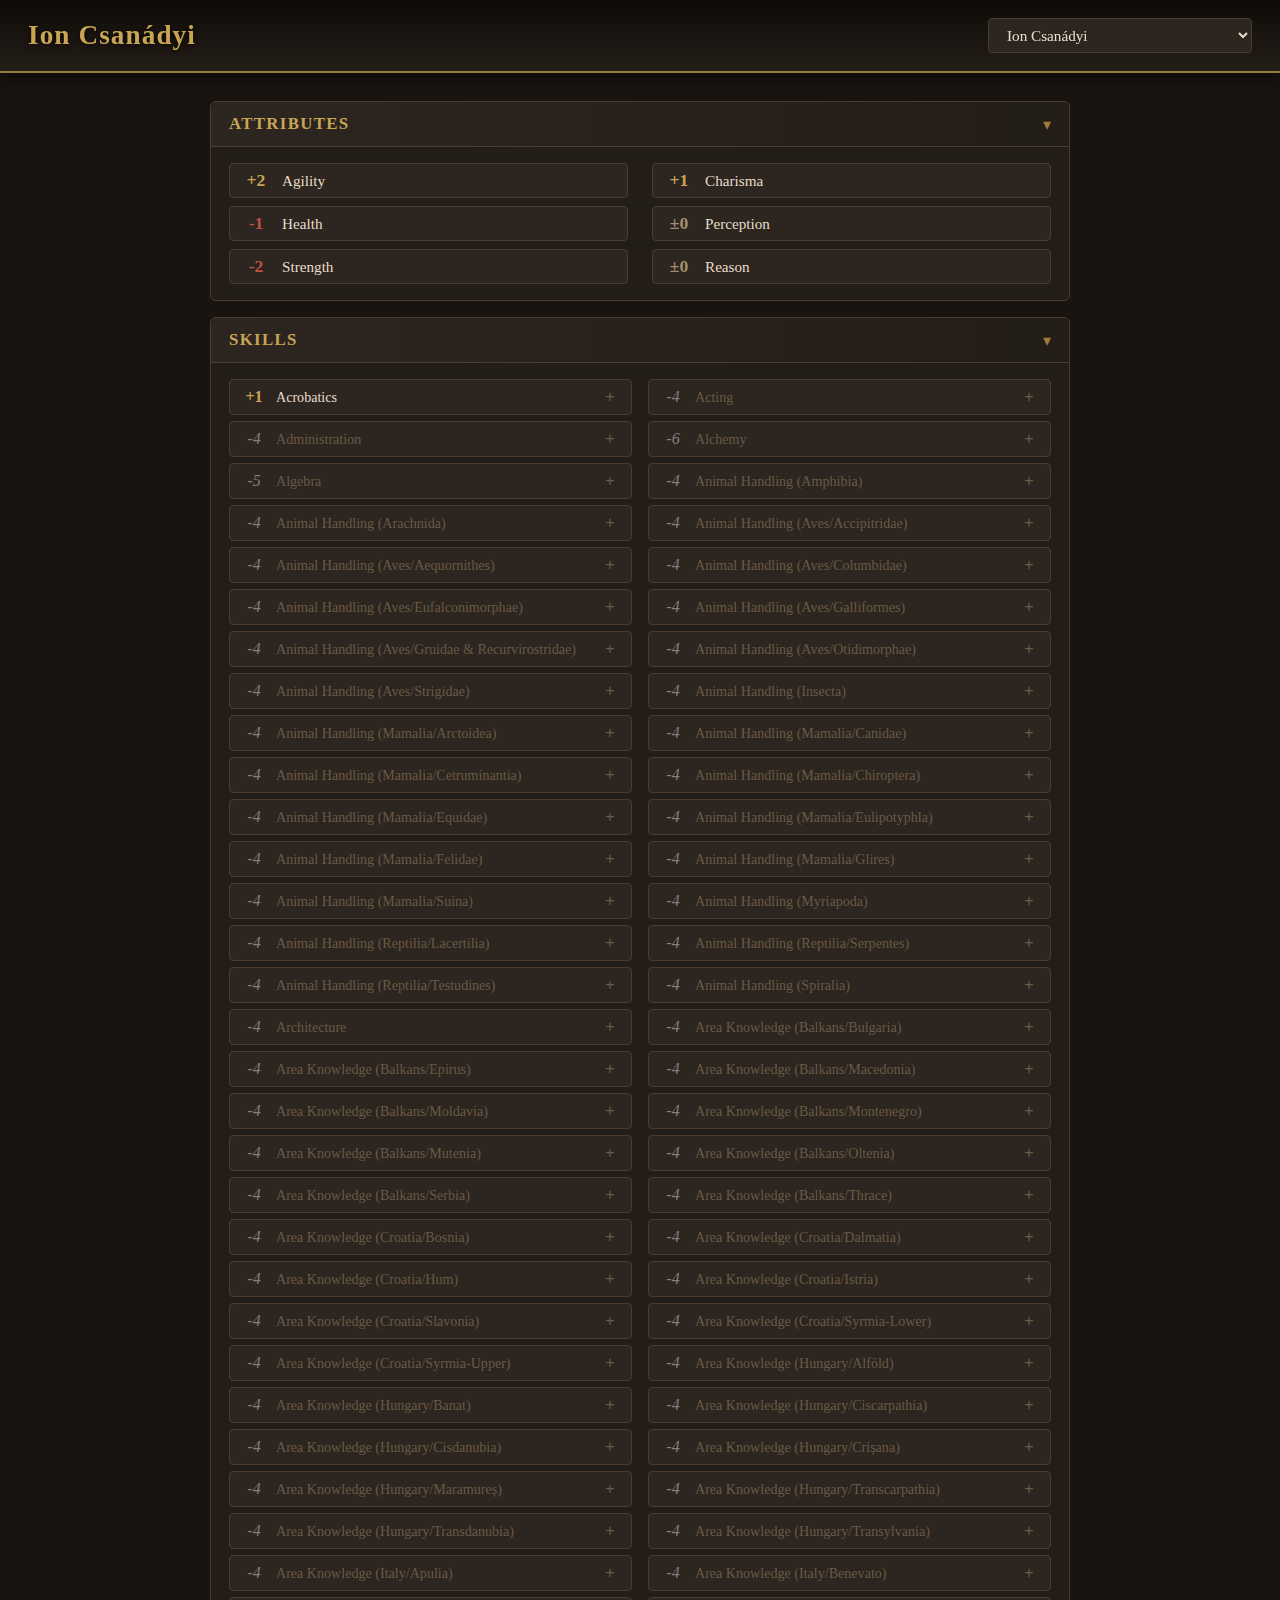
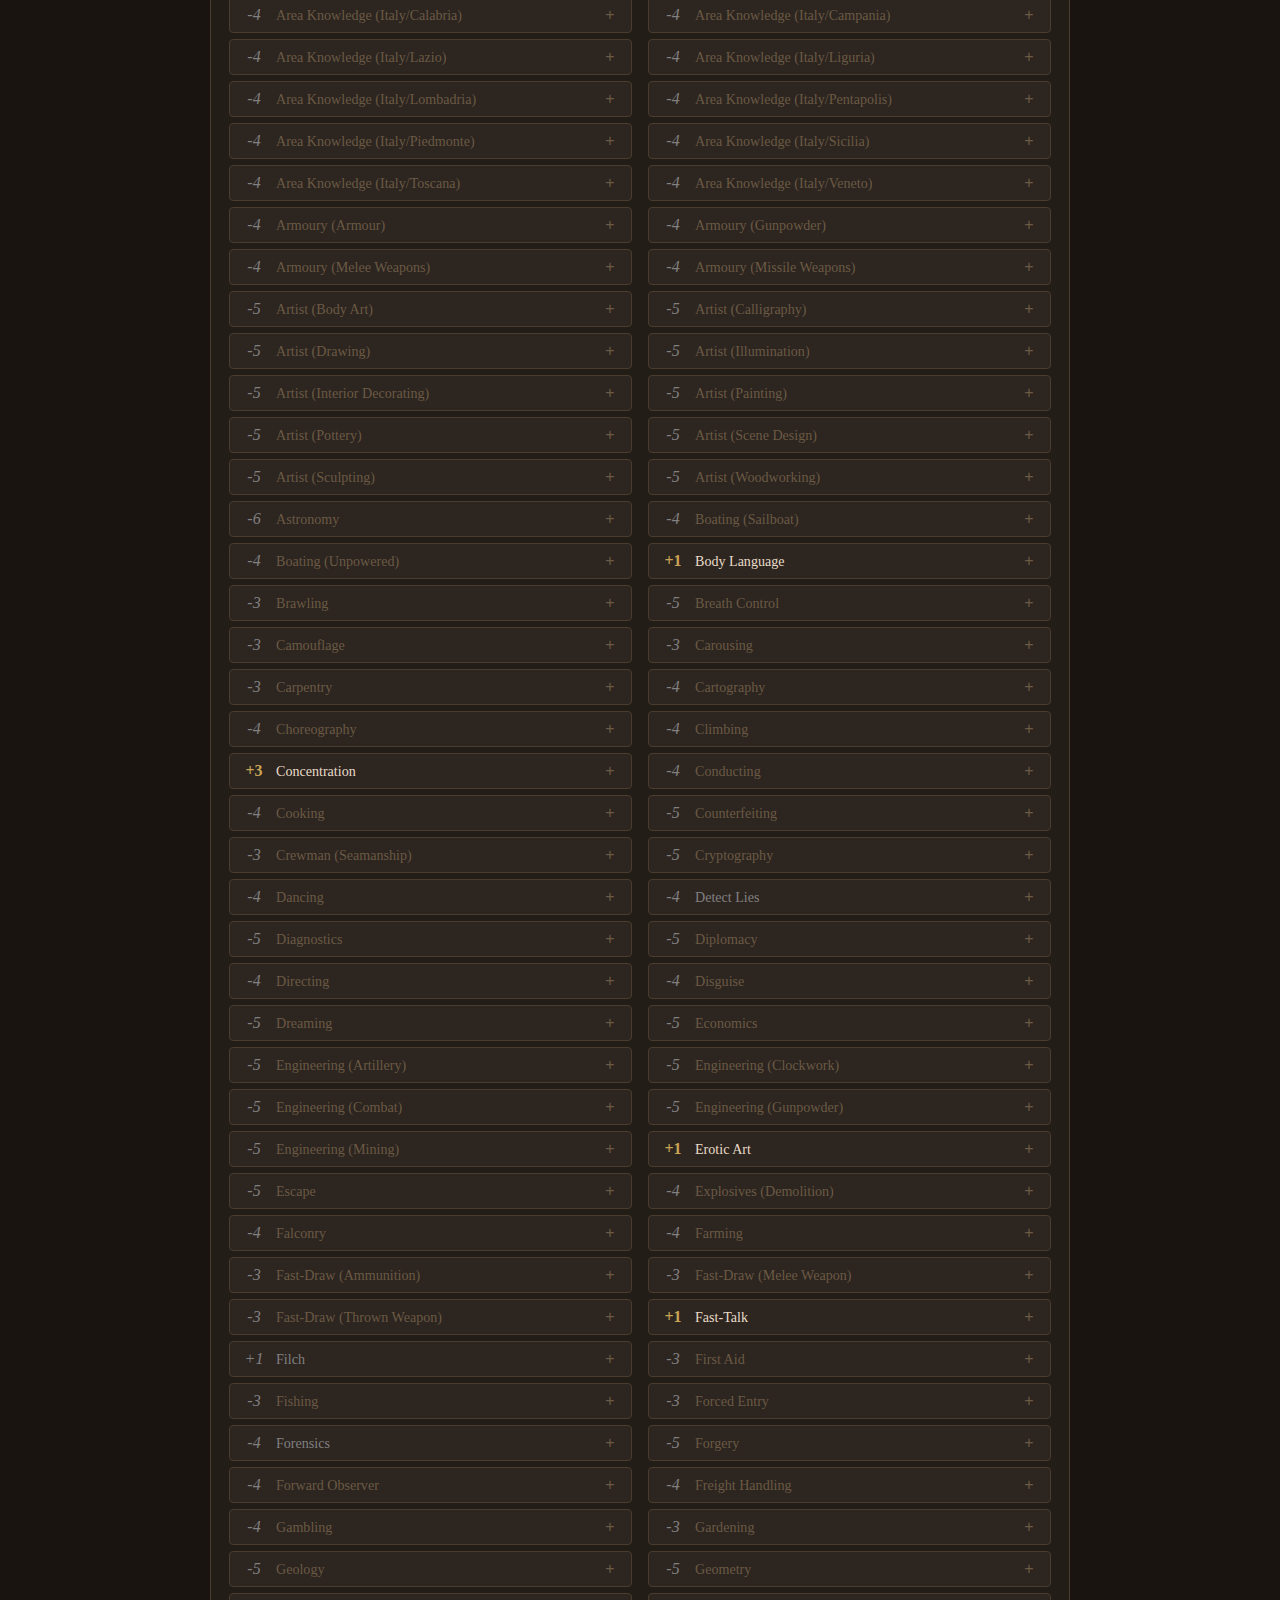
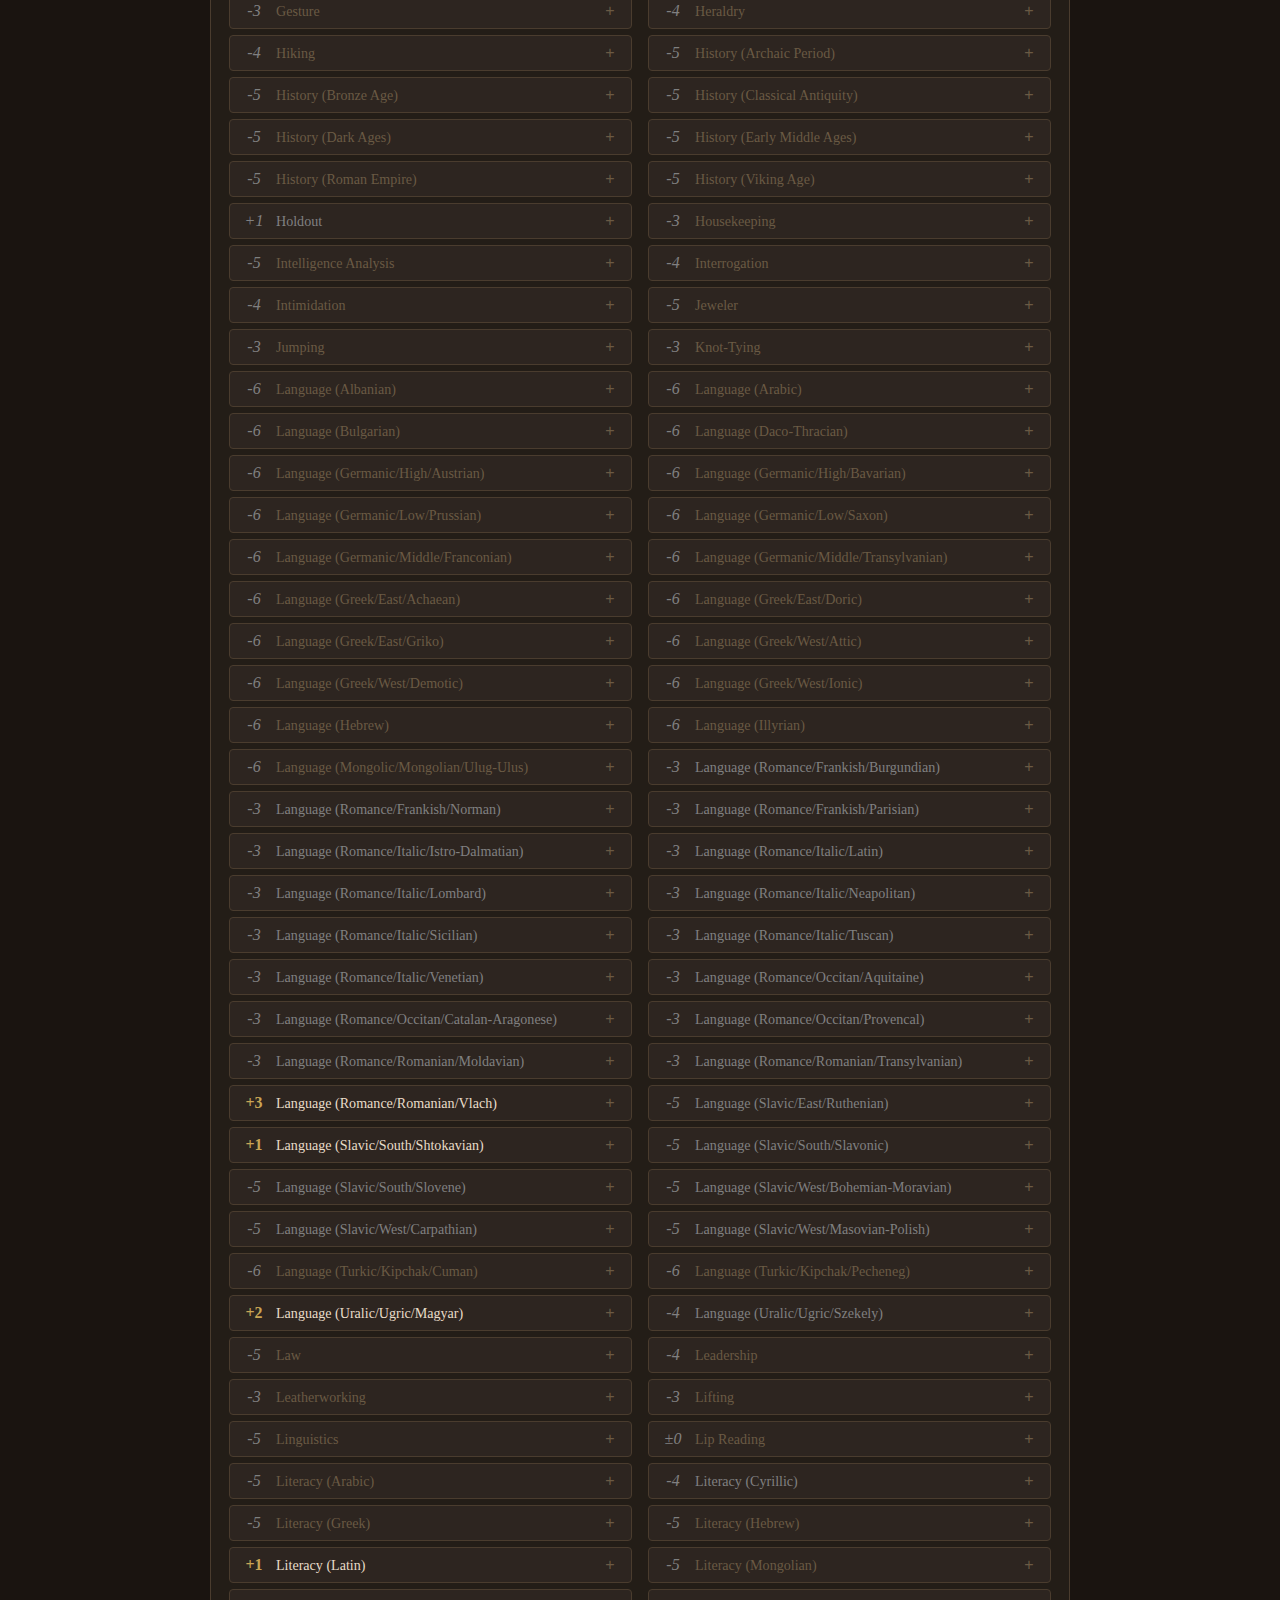
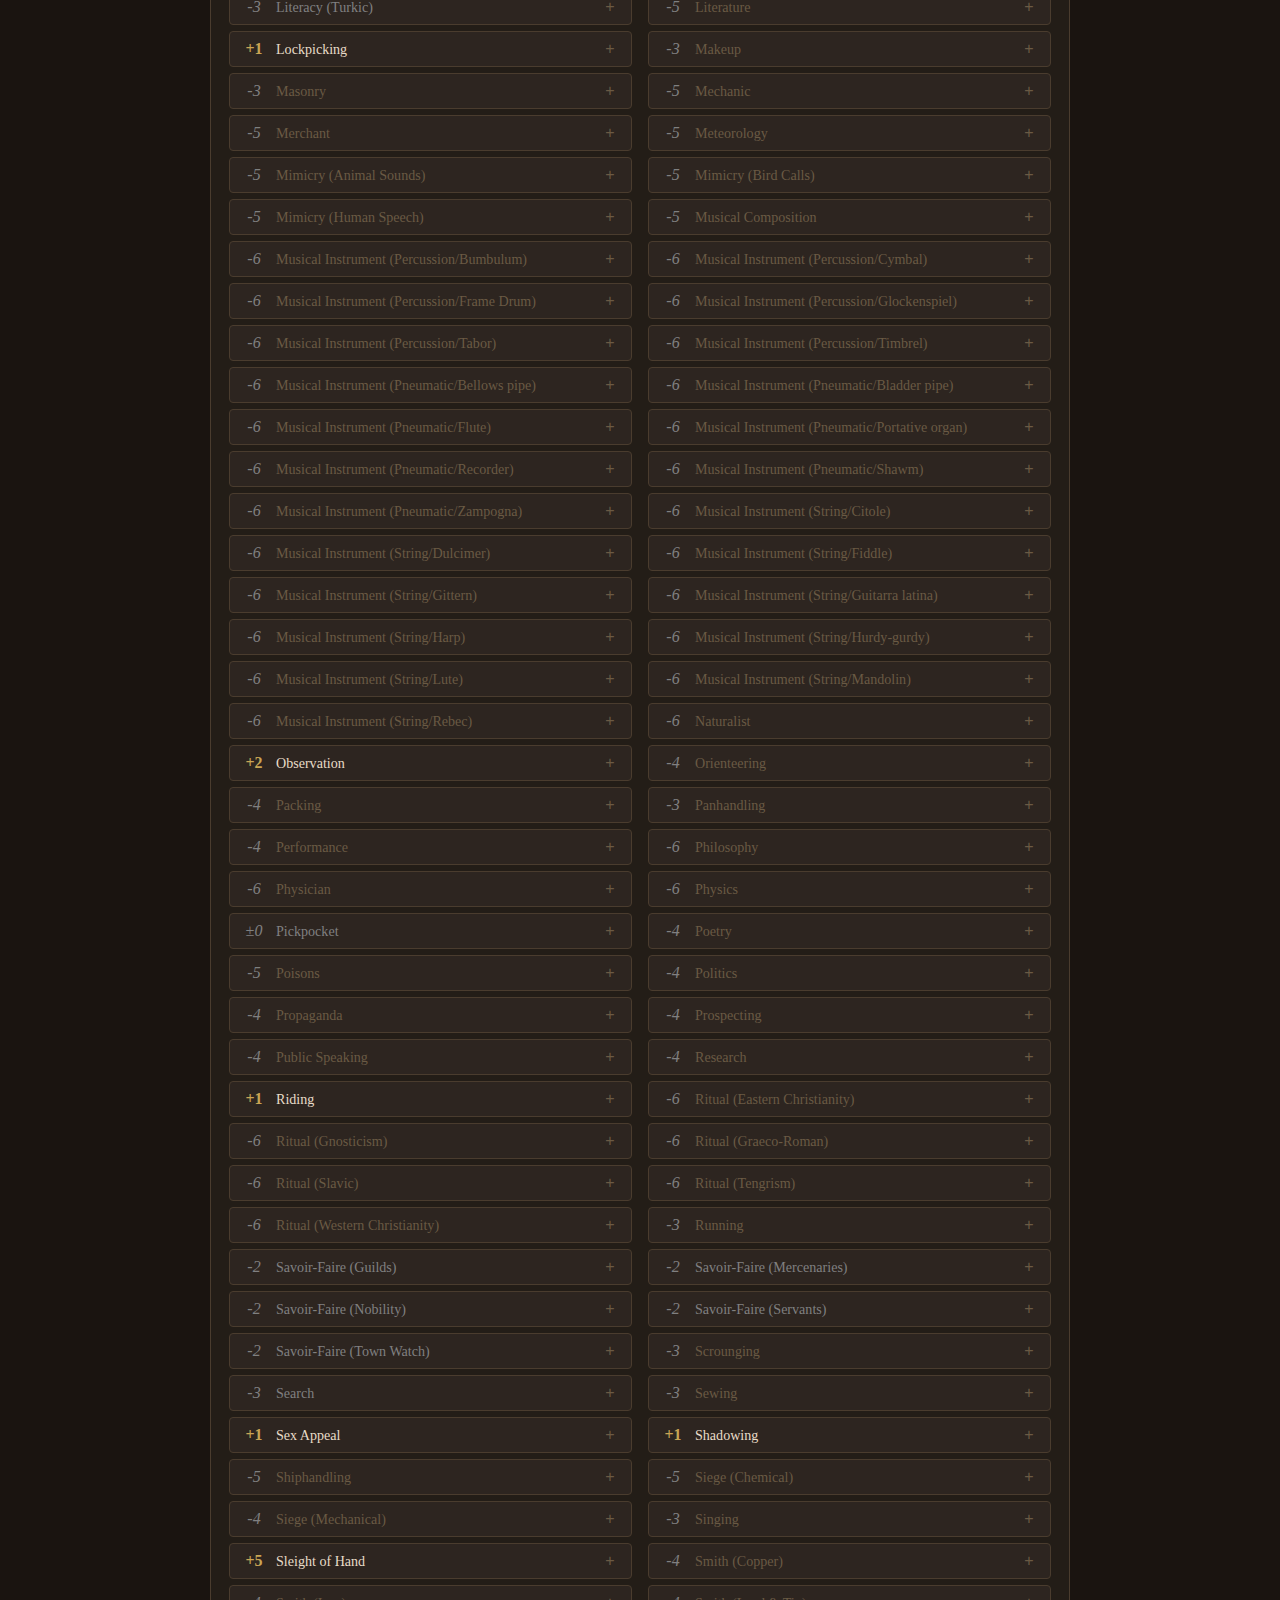
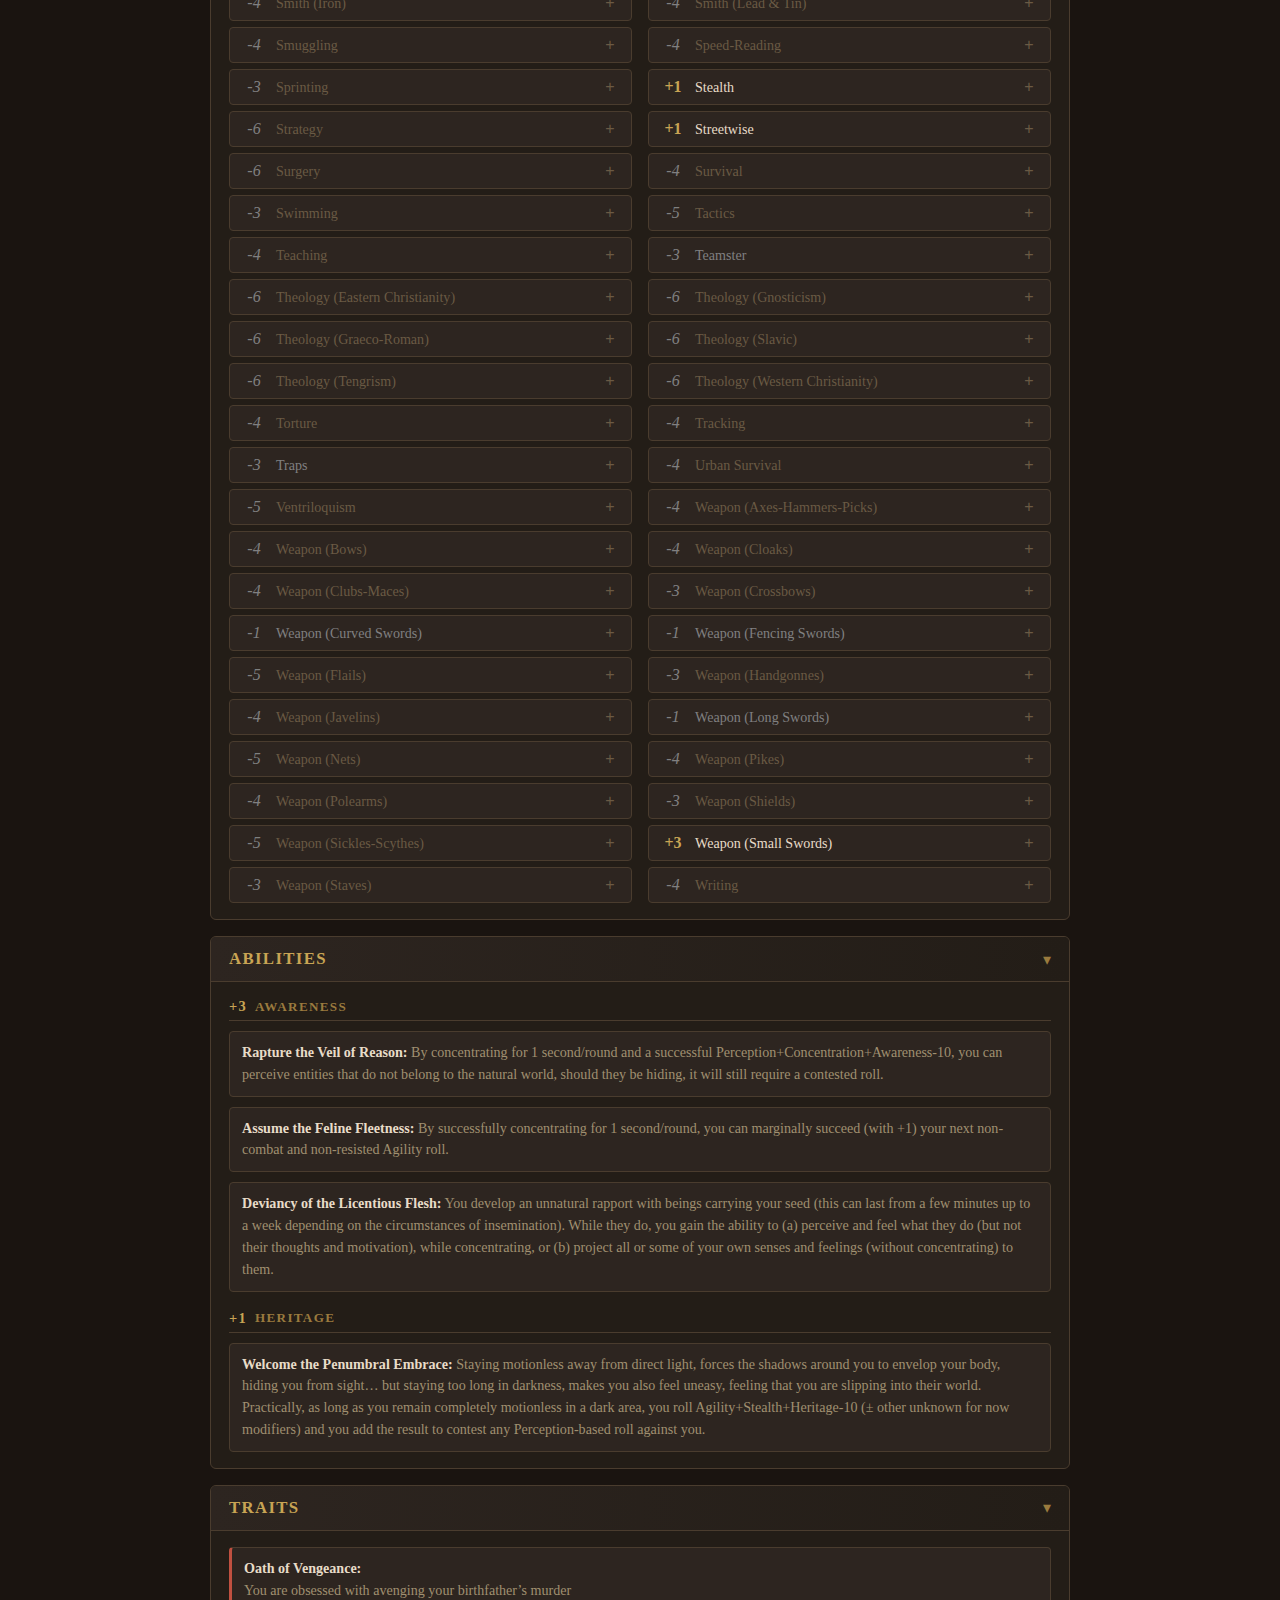
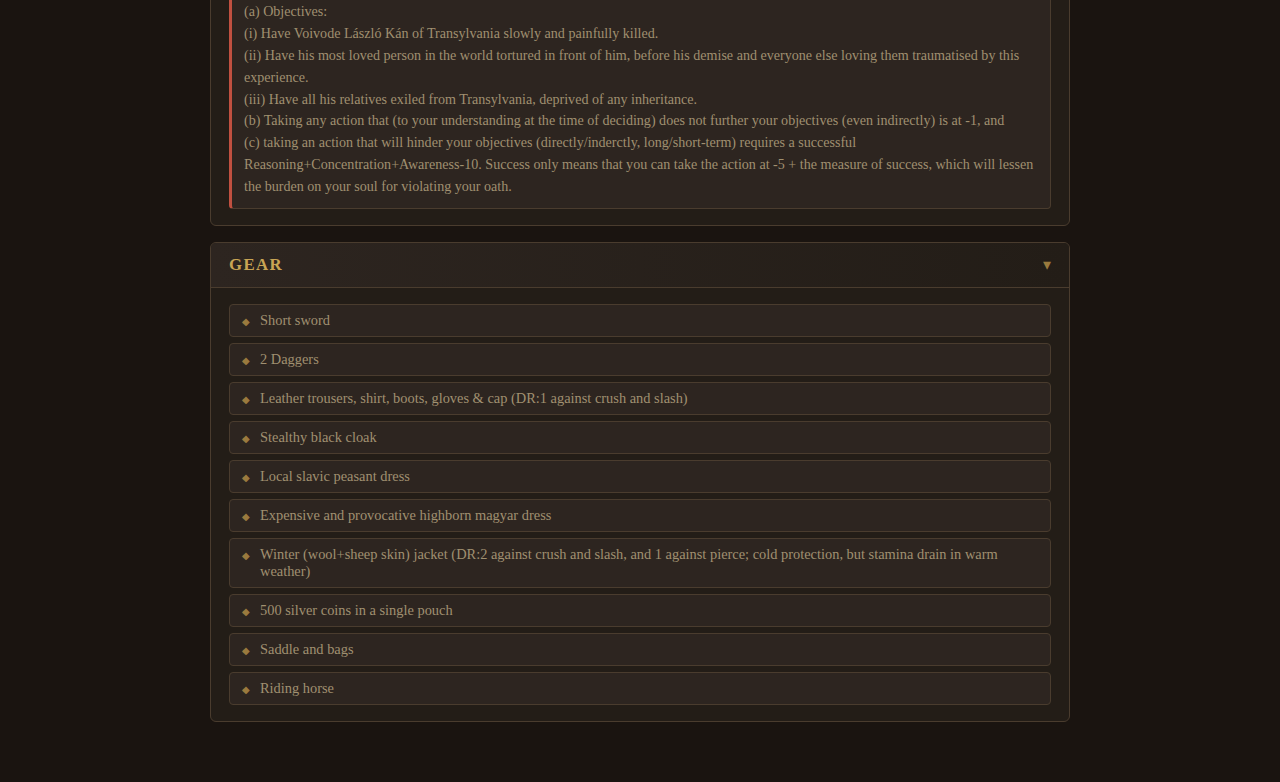
<file: rpg/html/players.html>
<!DOCTYPE html>
<html lang="en">
<head>
<meta charset="UTF-8">
<meta name="viewport" content="width=device-width, initial-scale=1.0">
<title>Character Sheet</title>
<style>
  :root {
    --bg: #1a1410;
    --surface: #231d17;
    --surface2: #2d2520;
    --border: #4a3c2e;
    --border-light: #5c4a38;
    --gold: #c8a454;
    --gold-dim: #9a7a3e;
    --text: #e8dcc8;
    --text-dim: #a09070;
    --text-muted: #6a5a44;
    --red: #c05040;
    --green: #5a9060;
    --blue: #4a7a9a;
    --grey: #808080;
    --accent: #8a6030;
  }

  * { box-sizing: border-box; margin: 0; padding: 0; }

  body {
    background: var(--bg);
    color: var(--text);
    font-family: 'Palatino Linotype', 'Book Antiqua', Palatino, Georgia, serif;
    min-height: 100vh;
    padding: 0;
  }

  /* ─── HEADER ─── */
  #header {
    background: linear-gradient(180deg, #0e0b08 0%, var(--surface) 100%);
    border-bottom: 2px solid var(--gold-dim);
    padding: 18px 28px;
    display: flex;
    align-items: center;
    gap: 20px;
    position: sticky;
    top: 0;
    z-index: 100;
    box-shadow: 0 4px 16px rgba(0,0,0,0.6);
  }

  #char-name {
    font-size: 1.7rem;
    font-weight: bold;
    color: var(--gold);
    letter-spacing: 0.04em;
    text-shadow: 0 1px 4px rgba(0,0,0,0.8);
    flex: 1;
  }

  #char-select {
    background: var(--surface2);
    border: 1px solid var(--border);
    color: var(--text);
    font-family: inherit;
    font-size: 0.95rem;
    padding: 7px 14px;
    border-radius: 4px;
    cursor: pointer;
    outline: none;
    transition: border-color 0.2s;
  }
  #char-select:hover, #char-select:focus {
    border-color: var(--gold-dim);
  }

  /* ─── MAIN CONTENT ─── */
  #content {
    max-width: 900px;
    margin: 0 auto;
    padding: 28px 20px 60px;
    display: flex;
    flex-direction: column;
    gap: 16px;
  }

  /* ─── SECTION ─── */
  .section {
    background: var(--surface);
    border: 1px solid var(--border);
    border-radius: 6px;
    overflow: hidden;
  }

  .section-header {
    display: flex;
    align-items: center;
    justify-content: space-between;
    padding: 12px 18px;
    cursor: pointer;
    background: linear-gradient(90deg, var(--surface2) 0%, var(--surface) 100%);
    border-bottom: 1px solid var(--border);
    user-select: none;
    transition: background 0.15s;
  }
  .section-header:hover {
    background: linear-gradient(90deg, #332b21 0%, var(--surface2) 100%);
  }

  .section-title {
    font-size: 1.05rem;
    font-weight: bold;
    color: var(--gold);
    letter-spacing: 0.08em;
    text-transform: uppercase;
  }

  .chevron {
    color: var(--gold-dim);
    font-size: 1rem;
    transition: transform 0.25s;
    display: inline-block;
  }
  .section.collapsed .chevron { transform: rotate(-90deg); }
  .section.collapsed .section-body { display: none; }

  .section-body {
    padding: 16px 18px;
  }

  /* ─── ATTRIBUTES ─── */
  .attrs-grid {
    display: grid;
    grid-template-columns: 1fr 1fr;
    gap: 8px 24px;
  }

  .attr-item {
    display: flex;
    align-items: center;
    gap: 10px;
    padding: 6px 10px;
    background: var(--surface2);
    border: 1px solid var(--border);
    border-radius: 4px;
  }

  .attr-val {
    font-size: 1.1rem;
    font-weight: bold;
    min-width: 32px;
    text-align: center;
    color: var(--gold);
  }
  .attr-val.neg { color: var(--red); }
  .attr-val.zero { color: var(--text-dim); }

  .attr-name {
    font-size: 0.95rem;
    color: var(--text);
  }

  /* ─── SKILLS ─── */
  .skills-grid {
    display: grid;
    grid-template-columns: 1fr 1fr;
    gap: 6px 16px;
  }

  @media (max-width: 560px) {
    .skills-grid { grid-template-columns: 1fr; }
    .attrs-grid { grid-template-columns: 1fr; }
  }

  .skill-row {
    display: flex;
    flex-direction: column;
    background: var(--surface2);
    border: 1px solid var(--border);
    border-radius: 4px;
    overflow: hidden;
  }

  .skill-main {
    display: flex;
    align-items: center;
    gap: 8px;
    padding: 5px 10px;
    min-height: 34px;
  }

  .skill-val {
    font-size: 1rem;
    font-weight: bold;
    min-width: 28px;
    text-align: center;
    color: var(--gold);
  }
  .skill-val.neg { color: var(--red); }
  .skill-val.zero { color: var(--text-dim); }
  .skill-val.derived { color: var(--grey); font-weight: normal; font-style: italic; }

  .skill-name {
    font-size: 0.88rem;
    color: var(--text);
    flex: 1;
    line-height: 1.3;
  }
  .skill-name.derived { color: var(--grey); }
  .skill-name.missing { color: var(--text-muted); }

  .skill-toggle {
    background: none;
    border: none;
    cursor: pointer;
    color: var(--text-muted);
    font-size: 1rem;
    width: 22px;
    height: 22px;
    display: flex;
    align-items: center;
    justify-content: center;
    border-radius: 50%;
    transition: color 0.15s, background 0.15s;
    flex-shrink: 0;
    line-height: 1;
  }
  .skill-toggle:hover {
    color: var(--gold);
    background: rgba(200,164,84,0.12);
  }
  .skill-toggle.open { color: var(--gold); }

  .skill-detail {
    display: none;
    padding: 8px 12px 10px;
    border-top: 1px solid var(--border);
    background: var(--bg);
    font-size: 0.82rem;
    color: var(--text-dim);
    line-height: 1.5;
  }
  .skill-detail.open { display: block; }

  .skill-detail-section { margin-bottom: 6px; }
  .skill-detail-label {
    color: var(--gold-dim);
    font-size: 0.78rem;
    text-transform: uppercase;
    letter-spacing: 0.06em;
    margin-bottom: 2px;
  }

  /* ─── ABILITIES ─── */
  .abilities-cat {
    margin-bottom: 18px;
  }
  .abilities-cat:last-child { margin-bottom: 0; }

  .abilities-cat-header {
    font-size: 0.82rem;
    font-weight: bold;
    color: var(--gold-dim);
    text-transform: uppercase;
    letter-spacing: 0.1em;
    margin-bottom: 10px;
    padding-bottom: 5px;
    border-bottom: 1px solid var(--border);
    display: flex;
    align-items: center;
    gap: 8px;
  }

  .ability-level {
    color: var(--gold);
    font-size: 0.9rem;
  }

  .ability-item {
    margin-bottom: 10px;
    padding: 10px 12px;
    background: var(--surface2);
    border: 1px solid var(--border);
    border-radius: 4px;
    font-size: 0.88rem;
    line-height: 1.55;
  }
  .ability-item:last-child { margin-bottom: 0; }

  .ability-name {
    font-weight: bold;
    color: var(--text);
  }

  .ability-desc {
    color: var(--text-dim);
  }

  /* ─── TRAITS ─── */
  .trait-item {
    margin-bottom: 12px;
    padding: 10px 12px;
    background: var(--surface2);
    border: 1px solid var(--border);
    border-left: 3px solid var(--red);
    border-radius: 4px;
    font-size: 0.88rem;
    line-height: 1.55;
  }
  .trait-item:last-child { margin-bottom: 0; }
  .trait-name {
    font-weight: bold;
    color: var(--text);
  }
  .trait-desc {
    color: var(--text-dim);
    white-space: pre-line;
  }

  /* ─── GEAR ─── */
  .gear-list {
    list-style: none;
    display: flex;
    flex-direction: column;
    gap: 6px;
  }
  .gear-item {
    padding: 7px 12px;
    background: var(--surface2);
    border: 1px solid var(--border);
    border-radius: 4px;
    font-size: 0.9rem;
    color: var(--text-dim);
    display: flex;
    align-items: flex-start;
    gap: 10px;
  }
  .gear-item::before {
    content: '◆';
    color: var(--gold-dim);
    font-size: 0.6rem;
    margin-top: 4px;
    flex-shrink: 0;
  }

  .empty-msg {
    color: var(--text-muted);
    font-style: italic;
    font-size: 0.9rem;
  }

  a {
    color: var(--gold);
    font-weight: bold;
    text-decoration: underline;
    text-underline-offset: 2px;
  }
  a:hover {
    color: var(--gold-dim);
  }
</style>
</head>
<body>

<div id="header">
  <div id="char-name">—</div>
  <select id="char-select">
    <option value="ion">Ion Csanádyi</option>
    <option value="miklos">Prince Miklós Csák-Ujlak</option>
    <option value="casimir">Casimir from Metohja</option>
    <option value="leonardo">Master Engineer Leonardo Spinelli</option>
    <option value="pavo">Brother Pavo d'Acri</option>
  </select>
</div>

<div id="content">

  <!-- ATTRIBUTES -->
  <div class="section" id="sec-attributes">
    <div class="section-header" onclick="toggleSection('sec-attributes')">
      <span class="section-title">Attributes</span>
      <span class="chevron">▾</span>
    </div>
    <div class="section-body">
      <div class="attrs-grid" id="attrs-grid"></div>
    </div>
  </div>

  <!-- SKILLS -->
  <div class="section" id="sec-skills">
    <div class="section-header" onclick="toggleSection('sec-skills')">
      <span class="section-title">Skills</span>
      <span class="chevron">▾</span>
    </div>
    <div class="section-body">
      <div class="skills-grid" id="skills-grid"></div>
    </div>
  </div>

  <!-- ABILITIES -->
  <div class="section" id="sec-abilities">
    <div class="section-header" onclick="toggleSection('sec-abilities')">
      <span class="section-title">Abilities</span>
      <span class="chevron">▾</span>
    </div>
    <div class="section-body" id="abilities-body"></div>
  </div>

  <!-- TRAITS -->
  <div class="section" id="sec-traits">
    <div class="section-header" onclick="toggleSection('sec-traits')">
      <span class="section-title">Traits</span>
      <span class="chevron">▾</span>
    </div>
    <div class="section-body" id="traits-body"></div>
  </div>

  <!-- GEAR -->
  <div class="section" id="sec-gear">
    <div class="section-header" onclick="toggleSection('sec-gear')">
      <span class="section-title">Gear</span>
      <span class="chevron">▾</span>
    </div>
    <div class="section-body">
      <ul class="gear-list" id="gear-list"></ul>
    </div>
  </div>

</div>

<script>
const ION_DATA = {"name": "Ion Csanádyi", "attributes": {"Agility": 2, "Health": -1, "Strength": -2, "Charisma": 1, "Perception": 0, "Reason": 0}, "skills": {"Acrobatics": 1, "Body Language": 1, "Concentration": 3, "Erotic Art": 1, "Fast-Talk": 1, "Language (Romance/Romanian/Vlach)": 3, "Language (Uralic/Ugric/Magyar)": 2, "Language (Slavic/South/Shtokavian)": 1, "Literacy (Latin)": 1, "Lockpicking": 1, "Observation": 2, "Riding": 1, "Sex Appeal": 1, "Sleight of Hand": 5, "Streetwise": 1, "Shadowing": 1, "Stealth": 1, "Weapon (Small Swords)": 3}, "abilities": {"Awareness": {"level": 3, "abilities": {"Rapture the Veil of Reason": "By concentrating for 1 second/round and a successful Perception+Concentration+Awareness-10, you can perceive entities that do not belong to the natural world, should they be hiding, it will still require a contested roll.", "Assume the Feline Fleetness": "By successfully concentrating for 1 second/round, you can marginally succeed (with +1) your next non-combat and non-resisted Agility roll.", "Deviancy of the Licentious Flesh": "You develop an unnatural rapport with beings carrying your seed (this can last from a few minutes up to a week depending on the circumstances of insemination). While they do, you gain the ability to (a) perceive and feel what they do (but not their thoughts and motivation), while concentrating, or (b) project all or some of your own senses and feelings (without concentrating) to them."}}, "Faith": {"level": 0, "abilities": {}}, "Heritage": {"level": 1, "abilities": {"Welcome the Penumbral Embrace": "Staying motionless away from direct light, forces the shadows around you to envelop your body, hiding you from sight… but staying too long in darkness, makes you also feel uneasy, feeling that you are slipping into their world. Practically, as long as you remain completely motionless in a dark area, you roll Agility+Stealth+Heritage-10 (± other unknown for now modifiers) and you add the result to contest any Perception-based roll against you."}}, "Nobility": {"level": 0, "abilities": {}}}, "traits": {"Oath of Vengeance": "You are obsessed with avenging your birthfather’s murder\n(a) Objectives:\n(i) Have Voivode László Kán of Transylvania slowly and painfully killed.\n(ii) Have his most loved person in the world tortured in front of him, before his demise and everyone else loving them traumatised by this experience.\n(iii) Have all his relatives exiled from Transylvania, deprived of any inheritance.\n(b) Taking any action that (to your understanding at the time of deciding) does not further your objectives (even indirectly) is at -1, and\n(c) taking an action that will hinder your objectives (directly/inderctly, long/short-term) requires a successful Reasoning+Concentration+Awareness-10. Success only means that you can take the action at -5 + the measure of success, which will lessen the burden on your soul for violating your oath."}, "gear": ["Short sword", "2 Daggers", "Leather trousers, shirt, boots, gloves & cap (DR:1 against crush and slash)", "Stealthy black cloak", "Local slavic peasant dress", "Expensive and provocative highborn magyar dress", "Winter (wool+sheep skin) jacket (DR:2 against crush and slash, and 1 against pierce; cold protection, but stamina drain in warm weather)", "500 silver coins in a single pouch", "Saddle and bags", "Riding horse"]};
const MIKLOS_DATA = {"name": "Prince Miklós Csák-Ujlak, the young lion", "attributes": {"Agility": -1, "Health": 0, "Strength": 1, "Charisma": 1, "Perception": -1, "Reason": 0}, "skills": {"Acting": 3, "Administration": 1, "Area Knowledge (Croatia/Syrmia-Upper)": 1, "Brawling": 1, "Carousing": 1, "Diplomacy": 1, "Economics": 1, "Language (Romance/Romanian/Vlach)": 1, "Language (Uralic/Ugric/Magyar)": 5, "Language (Slavic/South/Shtokavian)": 1, "Leadership": 3, "Literacy (Turkic)": 1, "Observation": 1, "Riding": 1, "Savoir-Faire (Nobility)": 1, "Search": 1, "Weapon (Clubs-Maces)": 3, "Weapon (Shields)": 3}, "abilities": {"Awareness": {"level": 0, "abilities": {}}, "Faith": {"level": 1, "abilities": {"Fortitude of the Redeemer": "You can increase your Health by your Faith for all rolls and thresholds when doing “The Work of God”."}}, "Heritage": {"level": 0, "abilities": {}}, "Nobility": {"level": 3, "abilities": {"Stipulate the Absolute Obedience": "With a successful Charisma + Intimidation + Nobility against Reasoning + Concentration + Nobility, you can compel the target to immediately execute a short imperative sentence. The target must be able to understand the sentence, be able to execute it, not cause him immediate harm or go against their beliefs and convictions.", "Vaunt at the Magnificence of the Overlord": "You can add your Nobility to all Charisma-based rolls that will improve the opinion of your subjects and other highborns’.", "Orchestrate the Inconsistent Reminiscence": "With a successful Charisma + Fast-Talk + Nobility against Reasoning + Concentration + Nobility, you can manipulate the memories of the target. Failure is treated the same as a failed social roll; the measure of success indicates how much the target’s recollection can be altered, as well as how far back to make it logically consistent."}}}, "traits": {}, "gear": ["Morning star", "Kite shield with the Csák golden lion on deep blue background", "Chainmail armour (full body, two pieces: head/arms/chest + hips/legs, doesn’t protect face, hands and feet) (DR: 2 against crush and pierce, 4 against slash)", "Leather gloves & boots (DR:1 against crush and slash)", "Plated iron girdle (binding the armour with leather straps)", "Saddle and bags", "Riding horse"]};
const CASIMIR_DATA = {"name": "Casimir from Metohja", "attributes": {"Agility": 1, "Health": -1, "Strength": 0, "Charisma": -1, "Perception": 0, "Reason": 1}, "skills": {"Area Knowledge (Balkans/Serbia)": 1, "Climbing": 1, "Concentration": 1, "Cooking": 1, "Language (Slavic/South/Shtokavian)": 5, "Language (Romance/Italic/Istro-Dalmatian)": 1, "Leatherworking": 1, "Naturalist": 5, "Observation": 1, "Orienteering": 2, "Physician": 2, "Riding": 2, "Stealth": 2, "Weapon (Curved Swords)": 5}, "abilities": {"Awareness": {"level": 1, "abilities": {"The Forbidden Delight": "Acquired a taste for human flesh, sensing its presence, getting intoxicated by its taste, gaining insights on your prey."}}, "Faith": {"level": 0, "abilities": {}}, "Heritage": {"level": 2, "abilities": {"Find the Path lost to Mankind": "Paths open for you in the wild.", "Surrender to the Dreamlord": "You always found that dreaming (and daydreaming) in the wild offers visions and warning for the future."}}, "Nobility": {"level": 0, "abilities": {}}}, "traits": {"Lycanthropy?": "After your dream in the Princesses’ hovel (see Notes§2), you suspect that you have been infected by Milutin and have until the full moon to fall under his complete control.", "Severed nerves on left wrist": "You suspect that because of lycanthropy, this wound has completely healed. If you are cured of lycanthorpy, the wound might return and rending you one-handed.", "Torn right heel ligament": "You suspect that because of lycanthropy, this wound has completely healed. If you are cured of lycanthorpy, the wound might return and temporarily crippling you.", "Fractured left kneecap and damaged ligament": "You suspect that because of lycanthropy, this wound has completely healed. If you are cured of lycanthorpy, the wound might return and permanently crippling you."}, "gear": ["Falchion", "Machette", "Leather trousers, shirt, boots, gloves & cap (DR:1 against crush and slash)", "First Aid kit", "Waterskin"]};
const LEONARDO_DATA = {"name": "Master Engineer Leonardo Spinelli", "attributes": {"Agility": 0, "Health": 1, "Strength": 2, "Charisma": -2, "Perception": 0, "Reason": -1}, "skills": {"Alchemy": 2, "Architecture": 1, "Area Knowledge (Balkans/Montenegro)": 1, "Area Knowledge (Italy/Campania)": 1, "Armoury (Gunpowder)": 3, "Explosives (Demolition)": 3, "Forward Observer": 1, "Language (Romance/Italic/Neapolitan)": 1, "Literacy (Latin)": 1, "Masonry": 1, "Packing": 1, "Research": 2, "Riding": 2, "Swimming": 1, "Theology (Western Christianity)": 2, "Weapon (Axes-Hammers-Picks)": 3, "Weapon (Handgonnes)": 3}, "abilities": {"Awareness": {"level": 3, "abilities": {"Augment the Parched Flame": "Add your awareness when identifying, preparing and crafting gunpowder.", "Infuse your Daemon into the Wizened Burn": "By mixing deccelerants (gravel, sand, water, oils, etc.) in black powder, you can control the speed and energy of the ignition. Even after crafting gunpowder, you can alter on the spot how fast it will burn, adding your awareness to the reasoning and explosives to control to unnatural levels of accuracy the reaction you want or even completely alter its use, but within the constraints explained below.", "Host the Restless Dead": "As you are falling asleep you can think of Rozafa and your previous encounters with her to be able to invite her in your body. Practically this requires Reasoning + Dreaming + Awareness and some other modifiers you are not aware of yet. Succeeding allows Rozafa to converse with you until you fall asleep or unconscious. Rozafa can attempt to possess your body at any point with a contested Reasoning + Dreaming + Awareness, the difference determines the duration, level of control and your ability to perceive her actions while in control of your human shell."}}, "Faith": {"level": 0, "abilities": {}}, "Heritage": {"level": 0, "abilities": {}}, "Nobility": {"level": 1, "abilities": {"Assume the Face of the Petty Noble": "Add your nobility to all charisma rolls when trying to persuade others that your motivations are honest and truthful."}}}, "traits": {"Hosting the soul of Rozafa from Skadar": "The possession is the reason behind the third level awareness ability, Host the Restless Dead."}, "gear": ["2x Shirt (one silk/expensive)", "2x Trousers (one wool/expensive)", "Leather apron", "Leather gloves", "Leather boots", "Traveling cloak", "Handgonne", "Maul", "Double traveling sack", "7x stone cannonballs (for the handgonne) with enough gunpowder to fire them", "Ingredients to craft up to 23 explosives or less with higher yield", "Cleaver", "Heavy cloak", "500 silver coins minted in Serbia (about 50 meals in Skadar)", "Unremovable wedding gold gilded ring", "Fragments of a Byzantine manuscript detailing their pre-crusade siege tactics (until now you were only able to decipher the latin text, there are parts in what seems to be greek and two another unknown language)", "Latin Manuscript gifted by Theodore in Ulcinj with formulas to craft explosives. It will take research (in a library with alchemical manuscripts and/or discussion with other alchemists) to decipher, since it is notes of someone signing as M.P. written in vulgar latin of various arab translations of ancient texts."]};
const PAVO_DATA = {"name": "Brother Pavo d'Acri", "attributes": {"Agility": 0, "Health": 1, "Strength": 2, "Charisma": -2, "Perception": 0, "Reason": -1}, "skills": {"Area Knowledge (Croatia/Dalmatia)": 1, "Astronomy": 1, "Armoury (Armour)": 1, "Armoury (Melee Weapons)": 1, "Boating (Unpowered)": 1, "Fishing": 1, "Intimidation": 2, "Language (Romance/Italic/Istro-Dalmatian)": 5, "Language (Germanic/Middle/Franconian)": 1, "Literacy (Latin)": 1, "Riding": 2, "Swimming": 1, "Theology (Western Christianity)": 2, "Weapon (Long Swords)": 5, "Weapon (Shields)": 5}, "abilities": {"Awareness": {"level": 0, "abilities": {}}, "Faith": {"level": 2, "abilities": {"By the Blood of the Fallen": "By holding your shield with both hands, planting your feet firmly in the ground, invoking the names of your fallen brothers in Acre, you can defend against all frontal attacks. Mechanically, you add your Faith to all parry/shield rolls, you can parry all attacks on you and 1.5m radius around you from the front, including melee, missile, and area, etc. Your shield does not lose durability, but you must not move, and keep chanting the names of the dead knights until someone gags you, breaks your stance from the sides or back or you get exhausted.", "Invoke the Mercy of the Martyrs": "By praising the resilience of each martyr and the method of torture and execution suffered, you subtract your faith from any damage roll against you and your catholic companions, but while doing so, your attacks suffer a penalty equal to the sum of the bonuses you provide, eg if you have +2 faith, and there are two more companions in hearing range with +1 faith, your attacks will suffer a total of -4 while invoking this prayer."}}, "Heritage": {"level": 1, "abilities": {"The Blessed Catch of Saint Nicholas": "By praying for the grace of the patron of the Adriatic fishermen, you add your heritage to any fishing related rolls."}}, "Nobility": {"level": 0, "abilities": {}}}, "traits": {"Bite scar on left cheek": "Charisma rolls at +1 to command & intimidate, -1 to charm."}, "gear": ["Bastard sword (can be used one or two handed)", "Kite shield bathed in the blood of last knight of Acre (increases your faith by one when used)", "Iron helmet (protecting face/head/neck, no peripheral vision) (DR: 7 against crush & slash, 4 against pierce)", "Chainmail armour (full body, two pieces: head/arms/chest + hips/legs, doesn’t protect face, hands and feet) (DR: 2 against crush and pierce, 4 against slash)", "Plated iron girdle (binding the armour with leather straps)", "Iron helmet (protecting face/head/neck, no peripheral vision) (DR: 7 against crush & slash, 4 against pierce)", "Teutonic knights tunic (worn over the armour)", "Teutonic knights robes (worn alone, without the armour)", "Sealed letter from the grandmaster <a href=\"https://en.wikipedia.org/wiki/Gottfried_von_Hohenlohe\">Gottfried von Hohenlohe</a> addressed to the <a href=\"https://en.wikipedia.org/wiki/Roman_Catholic_Archdiocese_of_Kalocsa%E2%80%93Kecskem%C3%A9t\">archbishop of Kalosca</a>"]};
const SKILLS_DB = {"Acrobatics": {"default": -5, "grants": ["Erotic Art"], "description": "This is the ability to perform gymnastic stunts, roll, take falls, etc. This can be handy on an adventure, as tightrope walking, human pyramids, and trapeze swinging all have useful applications. Each trick requires a sep- arate skill roll, at whatever penalties the GM sees fit. If you are performing stunts on a moving vehicle or mount, roll against the lower of Acrobatics and the appropriate Riding skill.\nYou may substitute an Acrobatics roll for a DX roll in any attempt to jump, roll, avoid falling down, etc. As well, you may attempt an Acrobatic Dodge in combat – a jump or roll that avoids an attack in a flashy way (see Acrobatic Dodge, p. 375). Finally, a suc- cessful Acrobatics roll will reduce the effective distance of any fall by five yards (see Falling, p. 431).", "modifiers": "", "notes": ""}, "Acting": {"default": -4, "grants": ["Fast-Talk", "Intimidation", "Performance", "Public Speaking"], "description": "This is the ability to counterfeit moods, emotions, and voices, and to lie convincingly over a period of time. A successful Acting roll lets you pretend to feel something that you do not. The GM may also require an Acting roll whenever you try to fool someone, play dead in combat, etc.\nImpersonation is a special type of acting. To impersonate someone, you must first successfully disguise yourself (see Disguise, p. 187) – unless your vic- tims cannot see you!\nNote that Acting is not the same Fast-Talk (the art of the “quick con”) or Performance (the skill of screen and stage acting).", "modifiers": "+1 for every point of IQ you have over the person you are trying to fool (or the smartest one in the group), or -1 for every point of differ- ence if your victim is smarter than you; -3 for Low Empathy (p. 142); -1 to -4 for Shyness (p. 154); -5 for Truthfulness (p. 159), but only if you are trying to deceive someone. For impersonation only:  -5 if you are not well acquainted with your subject; -5 if those you wish to fool are acquaintances of the subject (-10 for close acquaintances).", "notes": ""}, "Administration": {"default": -4, "grants": [], "description": "This is the skill of running a large organization. It is often a prerequisite for high Rank (p. 29). A successful Administration roll gives you a +2 reac- tion bonus when dealing with a bureaucrat, and allows you to predict the best way to go about dealing with a bureaucracy.", "modifiers": "", "notes": ""}, "Alchemy": {"default": -6, "grants": ["Poisons"], "description": "This is the study of the properties, transformations and transmutations of matter. An alchemist would be able to identify elements and simple compounds (but not necessarily drugs, magical substances, etc.) with magical effects (“elixirs”), such as love potions and healing unguents, and even prepare them from suitable ingredients given the proper equipment. This is a mechanical process; therefore, those without supernatural abilities can learn and use Alchemy, but without conferring any benefit.", "modifiers": "", "notes": "Includes Chemistry (p.183), Engineering (Materials) (p.190) and Metallurgy (p.209)."}, "Algebra": {"default": -5, "grants": ["Gambling", "Economics"], "description": "The knowledge of manipulating abstract mathematical symbols to solve abstract problems like some polynomial equations, systems of linear equations and manipulate matrixes and elementary series. It is essential to keep books of account, to examine the condition of a business, etc. A successful Accounting roll (requires at least two hours of study, and possibly months to audit a large corporation) can tell you whether financial records are correct, and possi- bly reveal evidence of forgery, tamper- ing, and similar criminal activity.", "modifiers": "The time modifiers under Time Spent (p. 346) often apply; the Talents (p. 89) of Business Acumen and Mathematical Ability both provide a bonus.", "notes": "Replaces Mathematics specialties. Includes Accounting ()p.174"}, "Animal Handling (Aves/Accipitridae)": {"default": -4, "grants": ["Falconry"], "description": "This is the ability to train and work with buzzards, eagles, harriers, hawks, kites, vultures. To train an animal, make an Animal Handling roll once per day of training. A failed roll means the animal learned nothing; a badly failed roll means you are attacked. The time it takes to train an animal depends on the beast’s intelligence and tractability.\nWhen working with a trained animal, roll against skill for each task you set the animal. This roll is at -5 if the animal is not familiar with you, -5 if the circumstances are stressful to the animal, and -3 or more if the task is a complex one. To put on an entertaining circus act, snake-charming show, etc., you must make a separate Performance roll!\nThis skill can also be used to calm a wild, dangerous, or untrained animal. This roll is at -5 if the creature is wild or very frightened, or -10 if it is a man-eater or man-killer.\nFinally, this skill gives an advantage in combat against animals within your specialty. If you have Animal Handling at level 15, an animal’s attack and defence rolls are at -1 against you, because you can predict its behaviour. At skill 20, the animal’s rolls are at -2.", "modifiers": "", "notes": "Includes Veterinary (p.227)"}, "Animal Handling (Aves/Aequornithes)": {"default": -4, "grants": [], "description": "This is the ability to train and work with egrets, herons, storks. To train an animal, make an Animal Handling roll once per day of training. A failed roll means the animal learned nothing; a badly failed roll means you are attacked. The time it takes to train an animal depends on the beast’s intelligence and tractability.\nWhen working with a trained animal, roll against skill for each task you set the animal. This roll is at -5 if the animal is not familiar with you, -5 if the circumstances are stressful to the animal, and -3 or more if the task is a complex one. To put on an entertaining circus act, snake-charming show, etc., you must make a separate Performance roll!\nThis skill can also be used to calm a wild, dangerous, or untrained animal. This roll is at -5 if the creature is wild or very frightened, or -10 if it is a man-eater or man-killer.\nFinally, this skill gives an advantage in combat against animals within your specialty. If you have Animal Handling at level 15, an animal’s attack and defence rolls are at -1 against you, because you can predict its behaviour. At skill 20, the animal’s rolls are at -2.", "modifiers": "", "notes": "Includes Veterinary (p.227)"}, "Animal Handling (Aves/Columbidae)": {"default": -4, "grants": [], "description": "This is the ability to train and work with doves, pigeons. To train an animal, make an Animal Handling roll once per day of training. A failed roll means the animal learned nothing; a badly failed roll means you are attacked. The time it takes to train an animal depends on the beast’s intelligence and tractability.\nWhen working with a trained animal, roll against skill for each task you set the animal. This roll is at -5 if the animal is not familiar with you, -5 if the circumstances are stressful to the animal, and -3 or more if the task is a complex one. To put on an entertaining circus act, snake-charming show, etc., you must make a separate Performance roll!\nThis skill can also be used to calm a wild, dangerous, or untrained animal. This roll is at -5 if the creature is wild or very frightened, or -10 if it is a man-eater or man-killer.\nFinally, this skill gives an advantage in combat against animals within your specialty. If you have Animal Handling at level 15, an animal’s attack and defence rolls are at -1 against you, because you can predict its behaviour. At skill 20, the animal’s rolls are at -2.", "modifiers": "", "notes": "Includes Veterinary (p.227)"}, "Animal Handling (Aves/Eufalconimorphae)": {"default": -4, "grants": [], "description": "This is the ability to train and work with choughs, crows, falcons, jackdaws, jays, magpies, nutcrackers, ravens, rooks, sparrows. To train an animal, make an Animal Handling roll once per day of training. A failed roll means the animal learned nothing; a badly failed roll means you are attacked. The time it takes to train an animal depends on the beast’s intelligence and tractability.\nWhen working with a trained animal, roll against skill for each task you set the animal. This roll is at -5 if the animal is not familiar with you, -5 if the circumstances are stressful to the animal, and -3 or more if the task is a complex one. To put on an entertaining circus act, snake-charming show, etc., you must make a separate Performance roll!\nThis skill can also be used to calm a wild, dangerous, or untrained animal. This roll is at -5 if the creature is wild or very frightened, or -10 if it is a man-eater or man-killer.\nFinally, this skill gives an advantage in combat against animals within your specialty. If you have Animal Handling at level 15, an animal’s attack and defence rolls are at -1 against you, because you can predict its behaviour. At skill 20, the animal’s rolls are at -2.", "modifiers": "", "notes": "Includes Veterinary (p.227)"}, "Animal Handling (Aves/Galliformes)": {"default": -4, "grants": [], "description": "This is the ability to train and work with chickens, ducks, geese, grouses, partridges, pheasant, swans. To train an animal, make an Animal Handling roll once per day of training. A failed roll means the animal learned nothing; a badly failed roll means you are attacked. The time it takes to train an animal depends on the beast’s intelligence and tractability.\nWhen working with a trained animal, roll against skill for each task you set the animal. This roll is at -5 if the animal is not familiar with you, -5 if the circumstances are stressful to the animal, and -3 or more if the task is a complex one. To put on an entertaining circus act, snake-charming show, etc., you must make a separate Performance roll!\nThis skill can also be used to calm a wild, dangerous, or untrained animal. This roll is at -5 if the creature is wild or very frightened, or -10 if it is a man-eater or man-killer.\nFinally, this skill gives an advantage in combat against animals within your specialty. If you have Animal Handling at level 15, an animal’s attack and defence rolls are at -1 against you, because you can predict its behaviour. At skill 20, the animal’s rolls are at -2.", "modifiers": "", "notes": "Includes Veterinary (p.227)"}, "Animal Handling (Aves/Gruidae & Recurvirostridae)": {"default": -4, "grants": [], "description": "This is the ability to train and work with cranes, stilts. To train an animal, make an Animal Handling roll once per day of training. A failed roll means the animal learned nothing; a badly failed roll means you are attacked. The time it takes to train an animal depends on the beast’s intelligence and tractability.\nWhen working with a trained animal, roll against skill for each task you set the animal. This roll is at -5 if the animal is not familiar with you, -5 if the circumstances are stressful to the animal, and -3 or more if the task is a complex one. To put on an entertaining circus act, snake-charming show, etc., you must make a separate Performance roll!\nThis skill can also be used to calm a wild, dangerous, or untrained animal. This roll is at -5 if the creature is wild or very frightened, or -10 if it is a man-eater or man-killer.\nFinally, this skill gives an advantage in combat against animals within your specialty. If you have Animal Handling at level 15, an animal’s attack and defence rolls are at -1 against you, because you can predict its behaviour. At skill 20, the animal’s rolls are at -2.", "modifiers": "", "notes": "Includes Veterinary (p.227)"}, "Animal Handling (Aves/Otidimorphae)": {"default": -4, "grants": [], "description": "This is the ability to train and work with bustards, cuckoos. To train an animal, make an Animal Handling roll once per day of training. A failed roll means the animal learned nothing; a badly failed roll means you are attacked. The time it takes to train an animal depends on the beast’s intelligence and tractability.\nWhen working with a trained animal, roll against skill for each task you set the animal. This roll is at -5 if the animal is not familiar with you, -5 if the circumstances are stressful to the animal, and -3 or more if the task is a complex one. To put on an entertaining circus act, snake-charming show, etc., you must make a separate Performance roll!\nThis skill can also be used to calm a wild, dangerous, or untrained animal. This roll is at -5 if the creature is wild or very frightened, or -10 if it is a man-eater or man-killer.\nFinally, this skill gives an advantage in combat against animals within your specialty. If you have Animal Handling at level 15, an animal’s attack and defence rolls are at -1 against you, because you can predict its behaviour. At skill 20, the animal’s rolls are at -2.", "modifiers": "", "notes": "Includes Veterinary (p.227)"}, "Animal Handling (Aves/Strigidae)": {"default": -4, "grants": [], "description": "This is the ability to train and work with owls. To train an animal, make an Animal Handling roll once per day of training. A failed roll means the animal learned nothing; a badly failed roll means you are attacked. The time it takes to train an animal depends on the beast’s intelligence and tractability.\nWhen working with a trained animal, roll against skill for each task you set the animal. This roll is at -5 if the animal is not familiar with you, -5 if the circumstances are stressful to the animal, and -3 or more if the task is a complex one. To put on an entertaining circus act, snake-charming show, etc., you must make a separate Performance roll!\nThis skill can also be used to calm a wild, dangerous, or untrained animal. This roll is at -5 if the creature is wild or very frightened, or -10 if it is a man-eater or man-killer.\nFinally, this skill gives an advantage in combat against animals within your specialty. If you have Animal Handling at level 15, an animal’s attack and defence rolls are at -1 against you, because you can predict its behaviour. At skill 20, the animal’s rolls are at -2.", "modifiers": "", "notes": "Includes Veterinary (p.227)"}, "Animal Handling (Amphibia)": {"default": -4, "grants": [], "description": "This is the ability to train and work with caecilians, frogs, newts, salamanders, toads. To train an animal, make an Animal Handling roll once per day of training. A failed roll means the animal learned nothing; a badly failed roll means you are attacked. The time it takes to train an animal depends on the beast’s intelligence and tractability.\nWhen working with a trained animal, roll against skill for each task you set the animal. This roll is at -5 if the animal is not familiar with you, -5 if the circumstances are stressful to the animal, and -3 or more if the task is a complex one. To put on an entertaining circus act, snake-charming show, etc., you must make a separate Performance roll!\nThis skill can also be used to calm a wild, dangerous, or untrained animal. This roll is at -5 if the creature is wild or very frightened, or -10 if it is a man-eater or man-killer.\nFinally, this skill gives an advantage in combat against animals within your specialty. If you have Animal Handling at level 15, an animal’s attack and defence rolls are at -1 against you, because you can predict its behaviour. At skill 20, the animal’s rolls are at -2.", "modifiers": "", "notes": "Includes Veterinary (p.227)"}, "Animal Handling (Arachnida)": {"default": -4, "grants": [], "description": "This is the ability to train and work with spiders. To train an animal, make an Animal Handling roll once per day of training. A failed roll means the animal learned nothing; a badly failed roll means you are attacked. The time it takes to train an animal depends on the beast’s intelligence and tractability.\nWhen working with a trained animal, roll against skill for each task you set the animal. This roll is at -5 if the animal is not familiar with you, -5 if the circumstances are stressful to the animal, and -3 or more if the task is a complex one. To put on an entertaining circus act, snake-charming show, etc., you must make a separate Performance roll!\nThis skill can also be used to calm a wild, dangerous, or untrained animal. This roll is at -5 if the creature is wild or very frightened, or -10 if it is a man-eater or man-killer.\nFinally, this skill gives an advantage in combat against animals within your specialty. If you have Animal Handling at level 15, an animal’s attack and defence rolls are at -1 against you, because you can predict its behaviour. At skill 20, the animal’s rolls are at -2.", "modifiers": "", "notes": "Includes Veterinary (p.227)"}, "Animal Handling (Insecta)": {"default": -4, "grants": [], "description": "This is the ability to train and work with insects. To train an animal, make an Animal Handling roll once per day of training. A failed roll means the animal learned nothing; a badly failed roll means you are attacked. The time it takes to train an animal depends on the beast’s intelligence and tractability.\nWhen working with a trained animal, roll against skill for each task you set the animal. This roll is at -5 if the animal is not familiar with you, -5 if the circumstances are stressful to the animal, and -3 or more if the task is a complex one. To put on an entertaining circus act, snake-charming show, etc., you must make a separate Performance roll!\nThis skill can also be used to calm a wild, dangerous, or untrained animal. This roll is at -5 if the creature is wild or very frightened, or -10 if it is a man-eater or man-killer.\nFinally, this skill gives an advantage in combat against animals within your specialty. If you have Animal Handling at level 15, an animal’s attack and defence rolls are at -1 against you, because you can predict its behaviour. At skill 20, the animal’s rolls are at -2.", "modifiers": "", "notes": "Includes Veterinary (p.227)"}, "Animal Handling (Mamalia/Arctoidea)": {"default": -4, "grants": [], "description": "This is the ability to train and work with badgers, bears, ferrets, martens , minks, otters, stoats, weasels. To train an animal, make an Animal Handling roll once per day of training. A failed roll means the animal learned nothing; a badly failed roll means you are attacked. The time it takes to train an animal depends on the beast’s intelligence and tractability.\nWhen working with a trained animal, roll against skill for each task you set the animal. This roll is at -5 if the animal is not familiar with you, -5 if the circumstances are stressful to the animal, and -3 or more if the task is a complex one. To put on an entertaining circus act, snake-charming show, etc., you must make a separate Performance roll!\nThis skill can also be used to calm a wild, dangerous, or untrained animal. This roll is at -5 if the creature is wild or very frightened, or -10 if it is a man-eater or man-killer.\nFinally, this skill gives an advantage in combat against animals within your specialty. If you have Animal Handling at level 15, an animal’s attack and defence rolls are at -1 against you, because you can predict its behaviour. At skill 20, the animal’s rolls are at -2.", "modifiers": "", "notes": "Includes Veterinary (p.227)"}, "Animal Handling (Mamalia/Canidae)": {"default": -4, "grants": [], "description": "This is the ability to train and work with dogs, foxes, jackals, wolves. To train an animal, make an Animal Handling roll once per day of training. A failed roll means the animal learned nothing; a badly failed roll means you are attacked. The time it takes to train an animal depends on the beast’s intelligence and tractability.\nWhen working with a trained animal, roll against skill for each task you set the animal. This roll is at -5 if the animal is not familiar with you, -5 if the circumstances are stressful to the animal, and -3 or more if the task is a complex one. To put on an entertaining circus act, snake-charming show, etc., you must make a separate Performance roll!\nThis skill can also be used to calm a wild, dangerous, or untrained animal. This roll is at -5 if the creature is wild or very frightened, or -10 if it is a man-eater or man-killer.\nFinally, this skill gives an advantage in combat against animals within your specialty. If you have Animal Handling at level 15, an animal’s attack and defence rolls are at -1 against you, because you can predict its behaviour. At skill 20, the animal’s rolls are at -2.", "modifiers": "", "notes": "Includes Veterinary (p.227)"}, "Animal Handling (Mamalia/Cetruminantia)": {"default": -4, "grants": [], "description": "This is the ability to train and work with cattle, chamois, deers , goats, sheep. To train an animal, make an Animal Handling roll once per day of training. A failed roll means the animal learned nothing; a badly failed roll means you are attacked. The time it takes to train an animal depends on the beast’s intelligence and tractability.\nWhen working with a trained animal, roll against skill for each task you set the animal. This roll is at -5 if the animal is not familiar with you, -5 if the circumstances are stressful to the animal, and -3 or more if the task is a complex one. To put on an entertaining circus act, snake-charming show, etc., you must make a separate Performance roll!\nThis skill can also be used to calm a wild, dangerous, or untrained animal. This roll is at -5 if the creature is wild or very frightened, or -10 if it is a man-eater or man-killer.\nFinally, this skill gives an advantage in combat against animals within your specialty. If you have Animal Handling at level 15, an animal’s attack and defence rolls are at -1 against you, because you can predict its behaviour. At skill 20, the animal’s rolls are at -2.", "modifiers": "", "notes": "Includes Veterinary (p.227)"}, "Animal Handling (Mamalia/Chiroptera)": {"default": -4, "grants": [], "description": "This is the ability to train and work with barbastella, bats, myotises, noctules, pipistrelles. To train an animal, make an Animal Handling roll once per day of training. A failed roll means the animal learned nothing; a badly failed roll means you are attacked. The time it takes to train an animal depends on the beast’s intelligence and tractability.\nWhen working with a trained animal, roll against skill for each task you set the animal. This roll is at -5 if the animal is not familiar with you, -5 if the circumstances are stressful to the animal, and -3 or more if the task is a complex one. To put on an entertaining circus act, snake-charming show, etc., you must make a separate Performance roll!\nThis skill can also be used to calm a wild, dangerous, or untrained animal. This roll is at -5 if the creature is wild or very frightened, or -10 if it is a man-eater or man-killer.\nFinally, this skill gives an advantage in combat against animals within your specialty. If you have Animal Handling at level 15, an animal’s attack and defence rolls are at -1 against you, because you can predict its behaviour. At skill 20, the animal’s rolls are at -2.", "modifiers": "", "notes": "Includes Veterinary (p.227)"}, "Animal Handling (Mamalia/Equidae)": {"default": -4, "grants": ["Packing", "Riding", "Teamster"], "description": "This is the ability to train and work with donkeys, horses, mules. To train an animal, make an Animal Handling roll once per day of training. A failed roll means the animal learned nothing; a badly failed roll means you are attacked. The time it takes to train an animal depends on the beast’s intelligence and tractability.\nWhen working with a trained animal, roll against skill for each task you set the animal. This roll is at -5 if the animal is not familiar with you, -5 if the circumstances are stressful to the animal, and -3 or more if the task is a complex one. To put on an entertaining circus act, snake-charming show, etc., you must make a separate Performance roll!\nThis skill can also be used to calm a wild, dangerous, or untrained animal. This roll is at -5 if the creature is wild or very frightened, or -10 if it is a man-eater or man-killer.\nFinally, this skill gives an advantage in combat against animals within your specialty. If you have Animal Handling at level 15, an animal’s attack and defence rolls are at -1 against you, because you can predict its behaviour. At skill 20, the animal’s rolls are at -2.", "modifiers": "", "notes": "Includes Veterinary (p.227)"}, "Animal Handling (Mamalia/Eulipotyphla)": {"default": -4, "grants": [], "description": "This is the ability to train and work with hedgehogs, moles. To train an animal, make an Animal Handling roll once per day of training. A failed roll means the animal learned nothing; a badly failed roll means you are attacked. The time it takes to train an animal depends on the beast’s intelligence and tractability.\nWhen working with a trained animal, roll against skill for each task you set the animal. This roll is at -5 if the animal is not familiar with you, -5 if the circumstances are stressful to the animal, and -3 or more if the task is a complex one. To put on an entertaining circus act, snake-charming show, etc., you must make a separate Performance roll!\nThis skill can also be used to calm a wild, dangerous, or untrained animal. This roll is at -5 if the creature is wild or very frightened, or -10 if it is a man-eater or man-killer.\nFinally, this skill gives an advantage in combat against animals within your specialty. If you have Animal Handling at level 15, an animal’s attack and defence rolls are at -1 against you, because you can predict its behaviour. At skill 20, the animal’s rolls are at -2.", "modifiers": "", "notes": "Includes Veterinary (p.227)"}, "Animal Handling (Mamalia/Felidae)": {"default": -4, "grants": [], "description": "This is the ability to train and work with domestic cats, lynxes, wildcats. To train an animal, make an Animal Handling roll once per day of training. A failed roll means the animal learned nothing; a badly failed roll means you are attacked. The time it takes to train an animal depends on the beast’s intelligence and tractability.\nWhen working with a trained animal, roll against skill for each task you set the animal. This roll is at -5 if the animal is not familiar with you, -5 if the circumstances are stressful to the animal, and -3 or more if the task is a complex one. To put on an entertaining circus act, snake-charming show, etc., you must make a separate Performance roll!\nThis skill can also be used to calm a wild, dangerous, or untrained animal. This roll is at -5 if the creature is wild or very frightened, or -10 if it is a man-eater or man-killer.\nFinally, this skill gives an advantage in combat against animals within your specialty. If you have Animal Handling at level 15, an animal’s attack and defence rolls are at -1 against you, because you can predict its behaviour. At skill 20, the animal’s rolls are at -2.", "modifiers": "", "notes": "Includes Veterinary (p.227)"}, "Animal Handling (Mamalia/Glires)": {"default": -4, "grants": [], "description": "This is the ability to train and work with beavers, hamsters, hares, marmots, mice, porcupines, rabbits, rats, squirrels, voles. To train an animal, make an Animal Handling roll once per day of training. A failed roll means the animal learned nothing; a badly failed roll means you are attacked. The time it takes to train an animal depends on the beast’s intelligence and tractability.\nWhen working with a trained animal, roll against skill for each task you set the animal. This roll is at -5 if the animal is not familiar with you, -5 if the circumstances are stressful to the animal, and -3 or more if the task is a complex one. To put on an entertaining circus act, snake-charming show, etc., you must make a separate Performance roll!\nThis skill can also be used to calm a wild, dangerous, or untrained animal. This roll is at -5 if the creature is wild or very frightened, or -10 if it is a man-eater or man-killer.\nFinally, this skill gives an advantage in combat against animals within your specialty. If you have Animal Handling at level 15, an animal’s attack and defence rolls are at -1 against you, because you can predict its behaviour. At skill 20, the animal’s rolls are at -2.", "modifiers": "", "notes": "Includes Veterinary (p.227)"}, "Animal Handling (Mamalia/Suina)": {"default": -4, "grants": [], "description": "This is the ability to train and work with boars, hogs, pigs. To train an animal, make an Animal Handling roll once per day of training. A failed roll means the animal learned nothing; a badly failed roll means you are attacked. The time it takes to train an animal depends on the beast’s intelligence and tractability.\nWhen working with a trained animal, roll against skill for each task you set the animal. This roll is at -5 if the animal is not familiar with you, -5 if the circumstances are stressful to the animal, and -3 or more if the task is a complex one. To put on an entertaining circus act, snake-charming show, etc., you must make a separate Performance roll!\nThis skill can also be used to calm a wild, dangerous, or untrained animal. This roll is at -5 if the creature is wild or very frightened, or -10 if it is a man-eater or man-killer.\nFinally, this skill gives an advantage in combat against animals within your specialty. If you have Animal Handling at level 15, an animal’s attack and defence rolls are at -1 against you, because you can predict its behaviour. At skill 20, the animal’s rolls are at -2.", "modifiers": "", "notes": "Includes Veterinary (p.227)"}, "Animal Handling (Myriapoda)": {"default": -4, "grants": [], "description": "This is the ability to train and work with centipedes, millipedes. To train an animal, make an Animal Handling roll once per day of training. A failed roll means the animal learned nothing; a badly failed roll means you are attacked. The time it takes to train an animal depends on the beast’s intelligence and tractability.\nWhen working with a trained animal, roll against skill for each task you set the animal. This roll is at -5 if the animal is not familiar with you, -5 if the circumstances are stressful to the animal, and -3 or more if the task is a complex one. To put on an entertaining circus act, snake-charming show, etc., you must make a separate Performance roll!\nThis skill can also be used to calm a wild, dangerous, or untrained animal. This roll is at -5 if the creature is wild or very frightened, or -10 if it is a man-eater or man-killer.\nFinally, this skill gives an advantage in combat against animals within your specialty. If you have Animal Handling at level 15, an animal’s attack and defence rolls are at -1 against you, because you can predict its behaviour. At skill 20, the animal’s rolls are at -2.", "modifiers": "", "notes": "Includes Veterinary (p.227)"}, "Animal Handling (Reptilia/Lacertilia)": {"default": -4, "grants": [], "description": "This is the ability to train and work with lizards. To train an animal, make an Animal Handling roll once per day of training. A failed roll means the animal learned nothing; a badly failed roll means you are attacked. The time it takes to train an animal depends on the beast’s intelligence and tractability.\nWhen working with a trained animal, roll against skill for each task you set the animal. This roll is at -5 if the animal is not familiar with you, -5 if the circumstances are stressful to the animal, and -3 or more if the task is a complex one. To put on an entertaining circus act, snake-charming show, etc., you must make a separate Performance roll!\nThis skill can also be used to calm a wild, dangerous, or untrained animal. This roll is at -5 if the creature is wild or very frightened, or -10 if it is a man-eater or man-killer.\nFinally, this skill gives an advantage in combat against animals within your specialty. If you have Animal Handling at level 15, an animal’s attack and defence rolls are at -1 against you, because you can predict its behaviour. At skill 20, the animal’s rolls are at -2.", "modifiers": "", "notes": "Includes Veterinary (p.227)"}, "Animal Handling (Reptilia/Serpentes)": {"default": -4, "grants": [], "description": "This is the ability to train and work with snakes. To train an animal, make an Animal Handling roll once per day of training. A failed roll means the animal learned nothing; a badly failed roll means you are attacked. The time it takes to train an animal depends on the beast’s intelligence and tractability.\nWhen working with a trained animal, roll against skill for each task you set the animal. This roll is at -5 if the animal is not familiar with you, -5 if the circumstances are stressful to the animal, and -3 or more if the task is a complex one. To put on an entertaining circus act, snake-charming show, etc., you must make a separate Performance roll!\nThis skill can also be used to calm a wild, dangerous, or untrained animal. This roll is at -5 if the creature is wild or very frightened, or -10 if it is a man-eater or man-killer.\nFinally, this skill gives an advantage in combat against animals within your specialty. If you have Animal Handling at level 15, an animal’s attack and defence rolls are at -1 against you, because you can predict its behaviour. At skill 20, the animal’s rolls are at -2.", "modifiers": "", "notes": "Includes Veterinary (p.227)"}, "Animal Handling (Reptilia/Testudines)": {"default": -4, "grants": [], "description": "This is the ability to train and work with tortoises, turtles. To train an animal, make an Animal Handling roll once per day of training. A failed roll means the animal learned nothing; a badly failed roll means you are attacked. The time it takes to train an animal depends on the beast’s intelligence and tractability.\nWhen working with a trained animal, roll against skill for each task you set the animal. This roll is at -5 if the animal is not familiar with you, -5 if the circumstances are stressful to the animal, and -3 or more if the task is a complex one. To put on an entertaining circus act, snake-charming show, etc., you must make a separate Performance roll!\nThis skill can also be used to calm a wild, dangerous, or untrained animal. This roll is at -5 if the creature is wild or very frightened, or -10 if it is a man-eater or man-killer.\nFinally, this skill gives an advantage in combat against animals within your specialty. If you have Animal Handling at level 15, an animal’s attack and defence rolls are at -1 against you, because you can predict its behaviour. At skill 20, the animal’s rolls are at -2.", "modifiers": "", "notes": "Includes Veterinary (p.227)"}, "Animal Handling (Spiralia)": {"default": -4, "grants": [], "description": "This is the ability to train and work with mollusks, slugs, worms. To train an animal, make an Animal Handling roll once per day of training. A failed roll means the animal learned nothing; a badly failed roll means you are attacked. The time it takes to train an animal depends on the beast’s intelligence and tractability.\nWhen working with a trained animal, roll against skill for each task you set the animal. This roll is at -5 if the animal is not familiar with you, -5 if the circumstances are stressful to the animal, and -3 or more if the task is a complex one. To put on an entertaining circus act, snake-charming show, etc., you must make a separate Performance roll!\nThis skill can also be used to calm a wild, dangerous, or untrained animal. This roll is at -5 if the creature is wild or very frightened, or -10 if it is a man-eater or man-killer.\nFinally, this skill gives an advantage in combat against animals within your specialty. If you have Animal Handling at level 15, an animal’s attack and defence rolls are at -1 against you, because you can predict its behaviour. At skill 20, the animal’s rolls are at -2.", "modifiers": "", "notes": "Includes Veterinary (p.227)"}, "Architecture": {"default": -4, "grants": [], "description": "This is the ability to design build- ings, and to deduce the design of build- ings from their function (and vice versa). A successful Architecture roll lets you learn things about a strange building, find a secret room or door, etc.", "modifiers": "-2 if the building is of a strange type", "notes": "Includes Engineering (Civil)."}, "Area Knowledge (Balkans/Bulgaria)": {"default": -4, "grants": ["Area Knowledge (Balkans/Macedonia)", "Area Knowledge (Balkans/Mutenia)", "Area Knowledge (Balkans/Oltenia)", "Area Knowledge (Balkans/Serbia)", "Area Knowledge (Balkans/Thrace)"], "description": "This skill represents familiarity with the people, places, and politics of a given region by assimilating quickly whatever qualifies as “news” in that area, and to recall it as needed. If information about other areas is available, the GM may allow you to learn additional Area Knowledge skills.\nThe GM should not require Area Knowledge rolls for ordinary situations; e.g., to find the blacksmith, tavern, or your own home. But he could require a roll to locate a smith to shoe your horse at 3 a.m., or to find the best ambush spot along a stretch of road. “Secret” or obscure information might give a penalty or simply be unavailable – GM’s decision. For instance, Area Knowledge of Banat of Severin grants you the knowledge of the location of the Hospitalliers chapter house, but not the location of the order's secret treasury.\nThe information covered by Area Knowledge often overlaps such skills as Geography, Naturalist, and Streetwise. The difference is that Area Knowledge works for a single area; i.e. you know that the the merchant guild of Kalosca smuggles resources to the rebellious oligarch of Transdunabia, but have no special insight into the reasons and logistics of the merchants or the rebels.\nOther areas of information this skills includes are: \nBusiness:  Exchange rates, investment performance, etc.\nHeadline News:  Usually bad news, such as assassinations, plagues, and wars.\nHigh Culture:  Information on galleries, operas, symphonies, and so forth.\nPeople:  The names of and gossip on celebrities, heads of state, and the like.\nPolitics:  Election results, international treaties, etc.\nPopular Culture:  Hit songs, cool fashions, and hot products, among other things.\nRegional:  News of all kinds of the region. This is the definitive “town crier” skill.\nScience & Technology:  New discoveries and inventions.\nOn a successful roll, the GM will inform you of any news that pertains to the current adventure (possibly including clues, on a good roll) or give you a small skill bonus.", "modifiers": "", "notes": "Includes Current Affairs (all specialties), Geography (all specialies), and the Political History of the area."}, "Area Knowledge (Balkans/Epirus)": {"default": -4, "grants": ["Area Knowledge (Balkans/Macedonia)", "Area Knowledge (Balkans/Serbia)"], "description": "This skill represents familiarity with the people, places, and politics of a given region by assimilating quickly whatever qualifies as “news” in that area, and to recall it as needed. If information about other areas is available, the GM may allow you to learn additional Area Knowledge skills.\nThe GM should not require Area Knowledge rolls for ordinary situations; e.g., to find the blacksmith, tavern, or your own home. But he could require a roll to locate a smith to shoe your horse at 3 a.m., or to find the best ambush spot along a stretch of road. “Secret” or obscure information might give a penalty or simply be unavailable – GM’s decision. For instance, Area Knowledge of Banat of Severin grants you the knowledge of the location of the Hospitalliers chapter house, but not the location of the order's secret treasury.\nThe information covered by Area Knowledge often overlaps such skills as Geography, Naturalist, and Streetwise. The difference is that Area Knowledge works for a single area; i.e. you know that the the merchant guild of Kalosca smuggles resources to the rebellious oligarch of Transdunabia, but have no special insight into the reasons and logistics of the merchants or the rebels.\nOther areas of information this skills includes are: \nBusiness:  Exchange rates, investment performance, etc.\nHeadline News:  Usually bad news, such as assassinations, plagues, and wars.\nHigh Culture:  Information on galleries, operas, symphonies, and so forth.\nPeople:  The names of and gossip on celebrities, heads of state, and the like.\nPolitics:  Election results, international treaties, etc.\nPopular Culture:  Hit songs, cool fashions, and hot products, among other things.\nRegional:  News of all kinds of the region. This is the definitive “town crier” skill.\nScience & Technology:  New discoveries and inventions.\nOn a successful roll, the GM will inform you of any news that pertains to the current adventure (possibly including clues, on a good roll) or give you a small skill bonus.", "modifiers": "", "notes": "Includes Current Affairs (all specialties), Geography (all specialies), and the Political History of the area."}, "Area Knowledge (Balkans/Macedonia)": {"default": -4, "grants": ["Area Knowledge (Balkans/Bulgaria)", "Area Knowledge (Balkans/Epirus)", "Area Knowledge (Balkans/Serbia)", "Area Knowledge (Balkans/Thrace)"], "description": "This skill represents familiarity with the people, places, and politics of a given region by assimilating quickly whatever qualifies as “news” in that area, and to recall it as needed. If information about other areas is available, the GM may allow you to learn additional Area Knowledge skills.\nThe GM should not require Area Knowledge rolls for ordinary situations; e.g., to find the blacksmith, tavern, or your own home. But he could require a roll to locate a smith to shoe your horse at 3 a.m., or to find the best ambush spot along a stretch of road. “Secret” or obscure information might give a penalty or simply be unavailable – GM’s decision. For instance, Area Knowledge of Banat of Severin grants you the knowledge of the location of the Hospitalliers chapter house, but not the location of the order's secret treasury.\nThe information covered by Area Knowledge often overlaps such skills as Geography, Naturalist, and Streetwise. The difference is that Area Knowledge works for a single area; i.e. you know that the the merchant guild of Kalosca smuggles resources to the rebellious oligarch of Transdunabia, but have no special insight into the reasons and logistics of the merchants or the rebels.\nOther areas of information this skills includes are: \nBusiness:  Exchange rates, investment performance, etc.\nHeadline News:  Usually bad news, such as assassinations, plagues, and wars.\nHigh Culture:  Information on galleries, operas, symphonies, and so forth.\nPeople:  The names of and gossip on celebrities, heads of state, and the like.\nPolitics:  Election results, international treaties, etc.\nPopular Culture:  Hit songs, cool fashions, and hot products, among other things.\nRegional:  News of all kinds of the region. This is the definitive “town crier” skill.\nScience & Technology:  New discoveries and inventions.\nOn a successful roll, the GM will inform you of any news that pertains to the current adventure (possibly including clues, on a good roll) or give you a small skill bonus.", "modifiers": "", "notes": "Includes Current Affairs (all specialties), Geography (all specialies), and the Political History of the area."}, "Area Knowledge (Balkans/Moldavia)": {"default": -4, "grants": ["Area Knowledge (Balkans/Mutenia)"], "description": "This skill represents familiarity with the people, places, and politics of a given region by assimilating quickly whatever qualifies as “news” in that area, and to recall it as needed. If information about other areas is available, the GM may allow you to learn additional Area Knowledge skills.\nThe GM should not require Area Knowledge rolls for ordinary situations; e.g., to find the blacksmith, tavern, or your own home. But he could require a roll to locate a smith to shoe your horse at 3 a.m., or to find the best ambush spot along a stretch of road. “Secret” or obscure information might give a penalty or simply be unavailable – GM’s decision. For instance, Area Knowledge of Banat of Severin grants you the knowledge of the location of the Hospitalliers chapter house, but not the location of the order's secret treasury.\nThe information covered by Area Knowledge often overlaps such skills as Geography, Naturalist, and Streetwise. The difference is that Area Knowledge works for a single area; i.e. you know that the the merchant guild of Kalosca smuggles resources to the rebellious oligarch of Transdunabia, but have no special insight into the reasons and logistics of the merchants or the rebels.\nOther areas of information this skills includes are: \nBusiness:  Exchange rates, investment performance, etc.\nHeadline News:  Usually bad news, such as assassinations, plagues, and wars.\nHigh Culture:  Information on galleries, operas, symphonies, and so forth.\nPeople:  The names of and gossip on celebrities, heads of state, and the like.\nPolitics:  Election results, international treaties, etc.\nPopular Culture:  Hit songs, cool fashions, and hot products, among other things.\nRegional:  News of all kinds of the region. This is the definitive “town crier” skill.\nScience & Technology:  New discoveries and inventions.\nOn a successful roll, the GM will inform you of any news that pertains to the current adventure (possibly including clues, on a good roll) or give you a small skill bonus.", "modifiers": "", "notes": "Includes Current Affairs (all specialties), Geography (all specialies), and the Political History of the area."}, "Area Knowledge (Balkans/Montenegro)": {"default": -4, "grants": ["Area Knowledge (Balkans/Epirus)", "Area Knowledge (Balkans/Serbia)"], "description": "This skill represents familiarity with the people, places, and politics of a given region by assimilating quickly whatever qualifies as “news” in that area, and to recall it as needed. If information about other areas is available, the GM may allow you to learn additional Area Knowledge skills.\nThe GM should not require Area Knowledge rolls for ordinary situations; e.g., to find the blacksmith, tavern, or your own home. But he could require a roll to locate a smith to shoe your horse at 3 a.m., or to find the best ambush spot along a stretch of road. “Secret” or obscure information might give a penalty or simply be unavailable – GM’s decision. For instance, Area Knowledge of Banat of Severin grants you the knowledge of the location of the Hospitalliers chapter house, but not the location of the order's secret treasury.\nThe information covered by Area Knowledge often overlaps such skills as Geography, Naturalist, and Streetwise. The difference is that Area Knowledge works for a single area; i.e. you know that the the merchant guild of Kalosca smuggles resources to the rebellious oligarch of Transdunabia, but have no special insight into the reasons and logistics of the merchants or the rebels.\nOther areas of information this skills includes are: \nBusiness:  Exchange rates, investment performance, etc.\nHeadline News:  Usually bad news, such as assassinations, plagues, and wars.\nHigh Culture:  Information on galleries, operas, symphonies, and so forth.\nPeople:  The names of and gossip on celebrities, heads of state, and the like.\nPolitics:  Election results, international treaties, etc.\nPopular Culture:  Hit songs, cool fashions, and hot products, among other things.\nRegional:  News of all kinds of the region. This is the definitive “town crier” skill.\nScience & Technology:  New discoveries and inventions.\nOn a successful roll, the GM will inform you of any news that pertains to the current adventure (possibly including clues, on a good roll) or give you a small skill bonus.", "modifiers": "", "notes": "Includes Current Affairs (all specialties), Geography (all specialies), and the Political History of the area."}, "Area Knowledge (Balkans/Mutenia)": {"default": -4, "grants": ["Area Knowledge (Balkans/Bulgaria)", "Area Knowledge (Balkans/Moldavia)", "Area Knowledge (Balkans/Oltenia)"], "description": "This skill represents familiarity with the people, places, and politics of a given region by assimilating quickly whatever qualifies as “news” in that area, and to recall it as needed. If information about other areas is available, the GM may allow you to learn additional Area Knowledge skills.\nThe GM should not require Area Knowledge rolls for ordinary situations; e.g., to find the blacksmith, tavern, or your own home. But he could require a roll to locate a smith to shoe your horse at 3 a.m., or to find the best ambush spot along a stretch of road. “Secret” or obscure information might give a penalty or simply be unavailable – GM’s decision. For instance, Area Knowledge of Banat of Severin grants you the knowledge of the location of the Hospitalliers chapter house, but not the location of the order's secret treasury.\nThe information covered by Area Knowledge often overlaps such skills as Geography, Naturalist, and Streetwise. The difference is that Area Knowledge works for a single area; i.e. you know that the the merchant guild of Kalosca smuggles resources to the rebellious oligarch of Transdunabia, but have no special insight into the reasons and logistics of the merchants or the rebels.\nOther areas of information this skills includes are: \nBusiness:  Exchange rates, investment performance, etc.\nHeadline News:  Usually bad news, such as assassinations, plagues, and wars.\nHigh Culture:  Information on galleries, operas, symphonies, and so forth.\nPeople:  The names of and gossip on celebrities, heads of state, and the like.\nPolitics:  Election results, international treaties, etc.\nPopular Culture:  Hit songs, cool fashions, and hot products, among other things.\nRegional:  News of all kinds of the region. This is the definitive “town crier” skill.\nScience & Technology:  New discoveries and inventions.\nOn a successful roll, the GM will inform you of any news that pertains to the current adventure (possibly including clues, on a good roll) or give you a small skill bonus.", "modifiers": "", "notes": "Includes Current Affairs (all specialties), Geography (all specialies), and the Political History of the area. Modern Western Wallachia."}, "Area Knowledge (Balkans/Oltenia)": {"default": -4, "grants": ["Area Knowledge (Balkans/Bulgaria)", "Area Knowledge (Balkans/Mutenia)", "Area Knowledge (Balkans/Serbia)"], "description": "This skill represents familiarity with the people, places, and politics of a given region by assimilating quickly whatever qualifies as “news” in that area, and to recall it as needed. If information about other areas is available, the GM may allow you to learn additional Area Knowledge skills.\nThe GM should not require Area Knowledge rolls for ordinary situations; e.g., to find the blacksmith, tavern, or your own home. But he could require a roll to locate a smith to shoe your horse at 3 a.m., or to find the best ambush spot along a stretch of road. “Secret” or obscure information might give a penalty or simply be unavailable – GM’s decision. For instance, Area Knowledge of Banat of Severin grants you the knowledge of the location of the Hospitalliers chapter house, but not the location of the order's secret treasury.\nThe information covered by Area Knowledge often overlaps such skills as Geography, Naturalist, and Streetwise. The difference is that Area Knowledge works for a single area; i.e. you know that the the merchant guild of Kalosca smuggles resources to the rebellious oligarch of Transdunabia, but have no special insight into the reasons and logistics of the merchants or the rebels.\nOther areas of information this skills includes are: \nBusiness:  Exchange rates, investment performance, etc.\nHeadline News:  Usually bad news, such as assassinations, plagues, and wars.\nHigh Culture:  Information on galleries, operas, symphonies, and so forth.\nPeople:  The names of and gossip on celebrities, heads of state, and the like.\nPolitics:  Election results, international treaties, etc.\nPopular Culture:  Hit songs, cool fashions, and hot products, among other things.\nRegional:  News of all kinds of the region. This is the definitive “town crier” skill.\nScience & Technology:  New discoveries and inventions.\nOn a successful roll, the GM will inform you of any news that pertains to the current adventure (possibly including clues, on a good roll) or give you a small skill bonus.", "modifiers": "", "notes": "Includes Current Affairs (all specialties), Geography (all specialies), and the Political History of the area. Modern Eastern Wallachia."}, "Area Knowledge (Balkans/Serbia)": {"default": -4, "grants": ["Area Knowledge (Balkans/Bulgaria)", "Area Knowledge (Balkans/Macedonia)", "Area Knowledge (Balkans/Montenegro)", "Area Knowledge (Balkans/Oltenia)"], "description": "This skill represents familiarity with the people, places, and politics of a given region by assimilating quickly whatever qualifies as “news” in that area, and to recall it as needed. If information about other areas is available, the GM may allow you to learn additional Area Knowledge skills.\nThe GM should not require Area Knowledge rolls for ordinary situations; e.g., to find the blacksmith, tavern, or your own home. But he could require a roll to locate a smith to shoe your horse at 3 a.m., or to find the best ambush spot along a stretch of road. “Secret” or obscure information might give a penalty or simply be unavailable – GM’s decision. For instance, Area Knowledge of Banat of Severin grants you the knowledge of the location of the Hospitalliers chapter house, but not the location of the order's secret treasury.\nThe information covered by Area Knowledge often overlaps such skills as Geography, Naturalist, and Streetwise. The difference is that Area Knowledge works for a single area; i.e. you know that the the merchant guild of Kalosca smuggles resources to the rebellious oligarch of Transdunabia, but have no special insight into the reasons and logistics of the merchants or the rebels.\nOther areas of information this skills includes are: \nBusiness:  Exchange rates, investment performance, etc.\nHeadline News:  Usually bad news, such as assassinations, plagues, and wars.\nHigh Culture:  Information on galleries, operas, symphonies, and so forth.\nPeople:  The names of and gossip on celebrities, heads of state, and the like.\nPolitics:  Election results, international treaties, etc.\nPopular Culture:  Hit songs, cool fashions, and hot products, among other things.\nRegional:  News of all kinds of the region. This is the definitive “town crier” skill.\nScience & Technology:  New discoveries and inventions.\nOn a successful roll, the GM will inform you of any news that pertains to the current adventure (possibly including clues, on a good roll) or give you a small skill bonus.", "modifiers": "", "notes": "Includes Current Affairs (all specialties), Geography (all specialies), and the Political History of the area. Modern Kosovo, southern Serbia and northerneastern North Macedonia."}, "Area Knowledge (Balkans/Thrace)": {"default": -4, "grants": ["Area Knowledge (Balkans/Bulgaria)", "Area Knowledge (Balkans/Macedonia)"], "description": "This skill represents familiarity with the people, places, and politics of a given region by assimilating quickly whatever qualifies as “news” in that area, and to recall it as needed. If information about other areas is available, the GM may allow you to learn additional Area Knowledge skills.\nThe GM should not require Area Knowledge rolls for ordinary situations; e.g., to find the blacksmith, tavern, or your own home. But he could require a roll to locate a smith to shoe your horse at 3 a.m., or to find the best ambush spot along a stretch of road. “Secret” or obscure information might give a penalty or simply be unavailable – GM’s decision. For instance, Area Knowledge of Banat of Severin grants you the knowledge of the location of the Hospitalliers chapter house, but not the location of the order's secret treasury.\nThe information covered by Area Knowledge often overlaps such skills as Geography, Naturalist, and Streetwise. The difference is that Area Knowledge works for a single area; i.e. you know that the the merchant guild of Kalosca smuggles resources to the rebellious oligarch of Transdunabia, but have no special insight into the reasons and logistics of the merchants or the rebels.\nOther areas of information this skills includes are: \nBusiness:  Exchange rates, investment performance, etc.\nHeadline News:  Usually bad news, such as assassinations, plagues, and wars.\nHigh Culture:  Information on galleries, operas, symphonies, and so forth.\nPeople:  The names of and gossip on celebrities, heads of state, and the like.\nPolitics:  Election results, international treaties, etc.\nPopular Culture:  Hit songs, cool fashions, and hot products, among other things.\nRegional:  News of all kinds of the region. This is the definitive “town crier” skill.\nScience & Technology:  New discoveries and inventions.\nOn a successful roll, the GM will inform you of any news that pertains to the current adventure (possibly including clues, on a good roll) or give you a small skill bonus.", "modifiers": "", "notes": "Includes Current Affairs (all specialties), Geography (all specialies), and the Political History of the area."}, "Area Knowledge (Croatia/Bosnia)": {"default": -4, "grants": ["Area Knowledge (Croatia/Dalmatia)", "Area Knowledge (Croatia/Hum)", "Area Knowledge (Croatia/Slavonia)", "Area Knowledge (Croatia/Syrmia-Lower)", "Area Knowledge (Croatia/Syrmia-Upper)"], "description": "This skill represents familiarity with the people, places, and politics of a given region by assimilating quickly whatever qualifies as “news” in that area, and to recall it as needed. If information about other areas is available, the GM may allow you to learn additional Area Knowledge skills.\nThe GM should not require Area Knowledge rolls for ordinary situations; e.g., to find the blacksmith, tavern, or your own home. But he could require a roll to locate a smith to shoe your horse at 3 a.m., or to find the best ambush spot along a stretch of road. “Secret” or obscure information might give a penalty or simply be unavailable – GM’s decision. For instance, Area Knowledge of Banat of Severin grants you the knowledge of the location of the Hospitalliers chapter house, but not the location of the order's secret treasury.\nThe information covered by Area Knowledge often overlaps such skills as Geography, Naturalist, and Streetwise. The difference is that Area Knowledge works for a single area; i.e. you know that the the merchant guild of Kalosca smuggles resources to the rebellious oligarch of Transdunabia, but have no special insight into the reasons and logistics of the merchants or the rebels.\nOther areas of information this skills includes are: \nBusiness:  Exchange rates, investment performance, etc.\nHeadline News:  Usually bad news, such as assassinations, plagues, and wars.\nHigh Culture:  Information on galleries, operas, symphonies, and so forth.\nPeople:  The names of and gossip on celebrities, heads of state, and the like.\nPolitics:  Election results, international treaties, etc.\nPopular Culture:  Hit songs, cool fashions, and hot products, among other things.\nRegional:  News of all kinds of the region. This is the definitive “town crier” skill.\nScience & Technology:  New discoveries and inventions.\nOn a successful roll, the GM will inform you of any news that pertains to the current adventure (possibly including clues, on a good roll) or give you a small skill bonus.", "modifiers": "", "notes": "Includes Current Affairs (all specialties), Geography (all specialies), and the Political History of the area."}, "Area Knowledge (Croatia/Dalmatia)": {"default": -4, "grants": ["Area Knowledge (Croatia/Bosnia)", "Area Knowledge (Croatia/Hum)", "Area Knowledge (Croatia/Istria)"], "description": "This skill represents familiarity with the people, places, and politics of a given region by assimilating quickly whatever qualifies as “news” in that area, and to recall it as needed. If information about other areas is available, the GM may allow you to learn additional Area Knowledge skills.\nThe GM should not require Area Knowledge rolls for ordinary situations; e.g., to find the blacksmith, tavern, or your own home. But he could require a roll to locate a smith to shoe your horse at 3 a.m., or to find the best ambush spot along a stretch of road. “Secret” or obscure information might give a penalty or simply be unavailable – GM’s decision. For instance, Area Knowledge of Banat of Severin grants you the knowledge of the location of the Hospitalliers chapter house, but not the location of the order's secret treasury.\nThe information covered by Area Knowledge often overlaps such skills as Geography, Naturalist, and Streetwise. The difference is that Area Knowledge works for a single area; i.e. you know that the the merchant guild of Kalosca smuggles resources to the rebellious oligarch of Transdunabia, but have no special insight into the reasons and logistics of the merchants or the rebels.\nOther areas of information this skills includes are: \nBusiness:  Exchange rates, investment performance, etc.\nHeadline News:  Usually bad news, such as assassinations, plagues, and wars.\nHigh Culture:  Information on galleries, operas, symphonies, and so forth.\nPeople:  The names of and gossip on celebrities, heads of state, and the like.\nPolitics:  Election results, international treaties, etc.\nPopular Culture:  Hit songs, cool fashions, and hot products, among other things.\nRegional:  News of all kinds of the region. This is the definitive “town crier” skill.\nScience & Technology:  New discoveries and inventions.\nOn a successful roll, the GM will inform you of any news that pertains to the current adventure (possibly including clues, on a good roll) or give you a small skill bonus.", "modifiers": "", "notes": "Includes Current Affairs (all specialties), Geography (all specialies), and the Political History of the area."}, "Area Knowledge (Croatia/Hum)": {"default": -4, "grants": ["Area Knowledge (Croatia/Bosnia)", "Area Knowledge (Croatia/Dalmatia)"], "description": "This skill represents familiarity with the people, places, and politics of a given region by assimilating quickly whatever qualifies as “news” in that area, and to recall it as needed. If information about other areas is available, the GM may allow you to learn additional Area Knowledge skills.\nThe GM should not require Area Knowledge rolls for ordinary situations; e.g., to find the blacksmith, tavern, or your own home. But he could require a roll to locate a smith to shoe your horse at 3 a.m., or to find the best ambush spot along a stretch of road. “Secret” or obscure information might give a penalty or simply be unavailable – GM’s decision. For instance, Area Knowledge of Banat of Severin grants you the knowledge of the location of the Hospitalliers chapter house, but not the location of the order's secret treasury.\nThe information covered by Area Knowledge often overlaps such skills as Geography, Naturalist, and Streetwise. The difference is that Area Knowledge works for a single area; i.e. you know that the the merchant guild of Kalosca smuggles resources to the rebellious oligarch of Transdunabia, but have no special insight into the reasons and logistics of the merchants or the rebels.\nOther areas of information this skills includes are: \nBusiness:  Exchange rates, investment performance, etc.\nHeadline News:  Usually bad news, such as assassinations, plagues, and wars.\nHigh Culture:  Information on galleries, operas, symphonies, and so forth.\nPeople:  The names of and gossip on celebrities, heads of state, and the like.\nPolitics:  Election results, international treaties, etc.\nPopular Culture:  Hit songs, cool fashions, and hot products, among other things.\nRegional:  News of all kinds of the region. This is the definitive “town crier” skill.\nScience & Technology:  New discoveries and inventions.\nOn a successful roll, the GM will inform you of any news that pertains to the current adventure (possibly including clues, on a good roll) or give you a small skill bonus.", "modifiers": "", "notes": "Includes Current Affairs (all specialties), Geography (all specialies), and the Political History of the area. Modern Herzegovina & Ragusa (Dubrovnik exclave)."}, "Area Knowledge (Croatia/Istria)": {"default": -4, "grants": ["Area Knowledge (Croatia/Dalmatia)"], "description": "This skill represents familiarity with the people, places, and politics of a given region by assimilating quickly whatever qualifies as “news” in that area, and to recall it as needed. If information about other areas is available, the GM may allow you to learn additional Area Knowledge skills.\nThe GM should not require Area Knowledge rolls for ordinary situations; e.g., to find the blacksmith, tavern, or your own home. But he could require a roll to locate a smith to shoe your horse at 3 a.m., or to find the best ambush spot along a stretch of road. “Secret” or obscure information might give a penalty or simply be unavailable – GM’s decision. For instance, Area Knowledge of Banat of Severin grants you the knowledge of the location of the Hospitalliers chapter house, but not the location of the order's secret treasury.\nThe information covered by Area Knowledge often overlaps such skills as Geography, Naturalist, and Streetwise. The difference is that Area Knowledge works for a single area; i.e. you know that the the merchant guild of Kalosca smuggles resources to the rebellious oligarch of Transdunabia, but have no special insight into the reasons and logistics of the merchants or the rebels.\nOther areas of information this skills includes are: \nBusiness:  Exchange rates, investment performance, etc.\nHeadline News:  Usually bad news, such as assassinations, plagues, and wars.\nHigh Culture:  Information on galleries, operas, symphonies, and so forth.\nPeople:  The names of and gossip on celebrities, heads of state, and the like.\nPolitics:  Election results, international treaties, etc.\nPopular Culture:  Hit songs, cool fashions, and hot products, among other things.\nRegional:  News of all kinds of the region. This is the definitive “town crier” skill.\nScience & Technology:  New discoveries and inventions.\nOn a successful roll, the GM will inform you of any news that pertains to the current adventure (possibly including clues, on a good roll) or give you a small skill bonus.", "modifiers": "", "notes": "Includes Current Affairs (all specialties), Geography (all specialies), and the Political History of the area."}, "Area Knowledge (Croatia/Slavonia)": {"default": -4, "grants": ["Area Knowledge (Croatia/Bosnia)", "Area Knowledge (Croatia/Dalmatia)", "Area Knowledge (Croatia/Syrmia-Upper)", "Area Knowledge (Hungary/Transdanubia)"], "description": "This skill represents familiarity with the people, places, and politics of a given region by assimilating quickly whatever qualifies as “news” in that area, and to recall it as needed. If information about other areas is available, the GM may allow you to learn additional Area Knowledge skills.\nThe GM should not require Area Knowledge rolls for ordinary situations; e.g., to find the blacksmith, tavern, or your own home. But he could require a roll to locate a smith to shoe your horse at 3 a.m., or to find the best ambush spot along a stretch of road. “Secret” or obscure information might give a penalty or simply be unavailable – GM’s decision. For instance, Area Knowledge of Banat of Severin grants you the knowledge of the location of the Hospitalliers chapter house, but not the location of the order's secret treasury.\nThe information covered by Area Knowledge often overlaps such skills as Geography, Naturalist, and Streetwise. The difference is that Area Knowledge works for a single area; i.e. you know that the the merchant guild of Kalosca smuggles resources to the rebellious oligarch of Transdunabia, but have no special insight into the reasons and logistics of the merchants or the rebels.\nOther areas of information this skills includes are: \nBusiness:  Exchange rates, investment performance, etc.\nHeadline News:  Usually bad news, such as assassinations, plagues, and wars.\nHigh Culture:  Information on galleries, operas, symphonies, and so forth.\nPeople:  The names of and gossip on celebrities, heads of state, and the like.\nPolitics:  Election results, international treaties, etc.\nPopular Culture:  Hit songs, cool fashions, and hot products, among other things.\nRegional:  News of all kinds of the region. This is the definitive “town crier” skill.\nScience & Technology:  New discoveries and inventions.\nOn a successful roll, the GM will inform you of any news that pertains to the current adventure (possibly including clues, on a good roll) or give you a small skill bonus.", "modifiers": "", "notes": "Includes Current Affairs (all specialties), Geography (all specialies), and the Political History of the area."}, "Area Knowledge (Croatia/Syrmia-Lower)": {"default": -4, "grants": ["Area Knowledge (Croatia/Bosnia)", "Area Knowledge (Croatia/Syrmia-Upper)", "Area Knowledge (Hungary/Banat)"], "description": "This skill represents familiarity with the people, places, and politics of a given region by assimilating quickly whatever qualifies as “news” in that area, and to recall it as needed. If information about other areas is available, the GM may allow you to learn additional Area Knowledge skills.\nThe GM should not require Area Knowledge rolls for ordinary situations; e.g., to find the blacksmith, tavern, or your own home. But he could require a roll to locate a smith to shoe your horse at 3 a.m., or to find the best ambush spot along a stretch of road. “Secret” or obscure information might give a penalty or simply be unavailable – GM’s decision. For instance, Area Knowledge of Banat of Severin grants you the knowledge of the location of the Hospitalliers chapter house, but not the location of the order's secret treasury.\nThe information covered by Area Knowledge often overlaps such skills as Geography, Naturalist, and Streetwise. The difference is that Area Knowledge works for a single area; i.e. you know that the the merchant guild of Kalosca smuggles resources to the rebellious oligarch of Transdunabia, but have no special insight into the reasons and logistics of the merchants or the rebels.\nOther areas of information this skills includes are: \nBusiness:  Exchange rates, investment performance, etc.\nHeadline News:  Usually bad news, such as assassinations, plagues, and wars.\nHigh Culture:  Information on galleries, operas, symphonies, and so forth.\nPeople:  The names of and gossip on celebrities, heads of state, and the like.\nPolitics:  Election results, international treaties, etc.\nPopular Culture:  Hit songs, cool fashions, and hot products, among other things.\nRegional:  News of all kinds of the region. This is the definitive “town crier” skill.\nScience & Technology:  New discoveries and inventions.\nOn a successful roll, the GM will inform you of any news that pertains to the current adventure (possibly including clues, on a good roll) or give you a small skill bonus.", "modifiers": "", "notes": "Includes Current Affairs (all specialties), Geography (all specialies), and the Political History of the area."}, "Area Knowledge (Croatia/Syrmia-Upper)": {"default": -4, "grants": ["Area Knowledge (Croatia/Bosnia)", "Area Knowledge (Croatia/Slavonia)", "Area Knowledge (Croatia/Syrmia-Lower)", "Area Knowledge (Hungary/Alföld)", "Area Knowledge (Hungary/Banat)", "Area Knowledge (Hungary/Transdanubia)"], "description": "This skill represents familiarity with the people, places, and politics of a given region by assimilating quickly whatever qualifies as “news” in that area, and to recall it as needed. If information about other areas is available, the GM may allow you to learn additional Area Knowledge skills.\nThe GM should not require Area Knowledge rolls for ordinary situations; e.g., to find the blacksmith, tavern, or your own home. But he could require a roll to locate a smith to shoe your horse at 3 a.m., or to find the best ambush spot along a stretch of road. “Secret” or obscure information might give a penalty or simply be unavailable – GM’s decision. For instance, Area Knowledge of Banat of Severin grants you the knowledge of the location of the Hospitalliers chapter house, but not the location of the order's secret treasury.\nThe information covered by Area Knowledge often overlaps such skills as Geography, Naturalist, and Streetwise. The difference is that Area Knowledge works for a single area; i.e. you know that the the merchant guild of Kalosca smuggles resources to the rebellious oligarch of Transdunabia, but have no special insight into the reasons and logistics of the merchants or the rebels.\nOther areas of information this skills includes are: \nBusiness:  Exchange rates, investment performance, etc.\nHeadline News:  Usually bad news, such as assassinations, plagues, and wars.\nHigh Culture:  Information on galleries, operas, symphonies, and so forth.\nPeople:  The names of and gossip on celebrities, heads of state, and the like.\nPolitics:  Election results, international treaties, etc.\nPopular Culture:  Hit songs, cool fashions, and hot products, among other things.\nRegional:  News of all kinds of the region. This is the definitive “town crier” skill.\nScience & Technology:  New discoveries and inventions.\nOn a successful roll, the GM will inform you of any news that pertains to the current adventure (possibly including clues, on a good roll) or give you a small skill bonus.", "modifiers": "", "notes": "Includes Current Affairs (all specialties), Geography (all specialies), and the Political History of the area."}, "Area Knowledge (Hungary/Alföld)": {"default": -4, "grants": ["Area Knowledge (Croatia/Syrmia-Upper)", "Area Knowledge (Hungary/Banat)", "Area Knowledge (Hungary/Cisdanubia)", "Area Knowledge (Hungary/Crișana)", "Area Knowledge (Hungary/Transdanubia)"], "description": "This skill represents familiarity with the people, places, and politics of a given region by assimilating quickly whatever qualifies as “news” in that area, and to recall it as needed. If information about other areas is available, the GM may allow you to learn additional Area Knowledge skills.\nThe GM should not require Area Knowledge rolls for ordinary situations; e.g., to find the blacksmith, tavern, or your own home. But he could require a roll to locate a smith to shoe your horse at 3 a.m., or to find the best ambush spot along a stretch of road. “Secret” or obscure information might give a penalty or simply be unavailable – GM’s decision. For instance, Area Knowledge of Banat of Severin grants you the knowledge of the location of the Hospitalliers chapter house, but not the location of the order's secret treasury.\nThe information covered by Area Knowledge often overlaps such skills as Geography, Naturalist, and Streetwise. The difference is that Area Knowledge works for a single area; i.e. you know that the the merchant guild of Kalosca smuggles resources to the rebellious oligarch of Transdunabia, but have no special insight into the reasons and logistics of the merchants or the rebels.\nOther areas of information this skills includes are: \nBusiness:  Exchange rates, investment performance, etc.\nHeadline News:  Usually bad news, such as assassinations, plagues, and wars.\nHigh Culture:  Information on galleries, operas, symphonies, and so forth.\nPeople:  The names of and gossip on celebrities, heads of state, and the like.\nPolitics:  Election results, international treaties, etc.\nPopular Culture:  Hit songs, cool fashions, and hot products, among other things.\nRegional:  News of all kinds of the region. This is the definitive “town crier” skill.\nScience & Technology:  New discoveries and inventions.\nOn a successful roll, the GM will inform you of any news that pertains to the current adventure (possibly including clues, on a good roll) or give you a small skill bonus.", "modifiers": "", "notes": "Includes Current Affairs (all specialties), Geography (all specialies), and the Political History of the area.Also known as The Great Plains is the land between Danube and Tisza river up to the medieval Pest county."}, "Area Knowledge (Hungary/Banat)": {"default": -4, "grants": ["Area Knowledge (Croatia/Syrmia-Lower)", "Area Knowledge (Croatia/Syrmia-Upper)", "Area Knowledge (Hungary/Alföld)", "Area Knowledge (Hungary/Crișana)", "Area Knowledge (Hungary/Transylvania)"], "description": "This skill represents familiarity with the people, places, and politics of a given region by assimilating quickly whatever qualifies as “news” in that area, and to recall it as needed. If information about other areas is available, the GM may allow you to learn additional Area Knowledge skills.\nThe GM should not require Area Knowledge rolls for ordinary situations; e.g., to find the blacksmith, tavern, or your own home. But he could require a roll to locate a smith to shoe your horse at 3 a.m., or to find the best ambush spot along a stretch of road. “Secret” or obscure information might give a penalty or simply be unavailable – GM’s decision. For instance, Area Knowledge of Banat of Severin grants you the knowledge of the location of the Hospitalliers chapter house, but not the location of the order's secret treasury.\nThe information covered by Area Knowledge often overlaps such skills as Geography, Naturalist, and Streetwise. The difference is that Area Knowledge works for a single area; i.e. you know that the the merchant guild of Kalosca smuggles resources to the rebellious oligarch of Transdunabia, but have no special insight into the reasons and logistics of the merchants or the rebels.\nOther areas of information this skills includes are: \nBusiness:  Exchange rates, investment performance, etc.\nHeadline News:  Usually bad news, such as assassinations, plagues, and wars.\nHigh Culture:  Information on galleries, operas, symphonies, and so forth.\nPeople:  The names of and gossip on celebrities, heads of state, and the like.\nPolitics:  Election results, international treaties, etc.\nPopular Culture:  Hit songs, cool fashions, and hot products, among other things.\nRegional:  News of all kinds of the region. This is the definitive “town crier” skill.\nScience & Technology:  New discoveries and inventions.\nOn a successful roll, the GM will inform you of any news that pertains to the current adventure (possibly including clues, on a good roll) or give you a small skill bonus.", "modifiers": "", "notes": "Includes Current Affairs (all specialties), Geography (all specialies), and the Political History of the area. The lands between southern Carpathian mountain range, Danube, Tisza, and Mureș rivers."}, "Area Knowledge (Hungary/Ciscarpathia)": {"default": -4, "grants": ["Area Knowledge (Hungary/Cisdanubia)", "Area Knowledge (Hungary/Crișana)", "Area Knowledge (Hungary/Maramureș)", "Area Knowledge (Hungary/Transcarpathia)"], "description": "This skill represents familiarity with the people, places, and politics of a given region by assimilating quickly whatever qualifies as “news” in that area, and to recall it as needed. If information about other areas is available, the GM may allow you to learn additional Area Knowledge skills.\nThe GM should not require Area Knowledge rolls for ordinary situations; e.g., to find the blacksmith, tavern, or your own home. But he could require a roll to locate a smith to shoe your horse at 3 a.m., or to find the best ambush spot along a stretch of road. “Secret” or obscure information might give a penalty or simply be unavailable – GM’s decision. For instance, Area Knowledge of Banat of Severin grants you the knowledge of the location of the Hospitalliers chapter house, but not the location of the order's secret treasury.\nThe information covered by Area Knowledge often overlaps such skills as Geography, Naturalist, and Streetwise. The difference is that Area Knowledge works for a single area; i.e. you know that the the merchant guild of Kalosca smuggles resources to the rebellious oligarch of Transdunabia, but have no special insight into the reasons and logistics of the merchants or the rebels.\nOther areas of information this skills includes are: \nBusiness:  Exchange rates, investment performance, etc.\nHeadline News:  Usually bad news, such as assassinations, plagues, and wars.\nHigh Culture:  Information on galleries, operas, symphonies, and so forth.\nPeople:  The names of and gossip on celebrities, heads of state, and the like.\nPolitics:  Election results, international treaties, etc.\nPopular Culture:  Hit songs, cool fashions, and hot products, among other things.\nRegional:  News of all kinds of the region. This is the definitive “town crier” skill.\nScience & Technology:  New discoveries and inventions.\nOn a successful roll, the GM will inform you of any news that pertains to the current adventure (possibly including clues, on a good roll) or give you a small skill bonus.", "modifiers": "", "notes": "Includes Current Affairs (all specialties), Geography (all specialies), and the Political History of the area. Modern Eastern Slovakia."}, "Area Knowledge (Hungary/Cisdanubia)": {"default": -4, "grants": ["Area Knowledge (Croatia/Bosnia)", "Area Knowledge (Croatia/Dalmatia)", "Area Knowledge (Croatia/Hum)", "Area Knowledge (Croatia/Istria)", "Area Knowledge (Croatia/Slavonia)", "Area Knowledge (Croatia/Syrmia-Lower)", "Area Knowledge (Croatia/Syrmia-Upper)", "Area Knowledge (Hungary/Alföld)", "Area Knowledge (Hungary/Banat)", "Area Knowledge (Hungary/Ciscarpathia)", "Area Knowledge (Hungary/Crișana)", "Area Knowledge (Hungary/Maramureș)", "Area Knowledge (Hungary/Transcarpathia)", "Area Knowledge (Hungary/Transylvania)", "Area Knowledge (Hungary/Transdanubia)"], "description": "This skill represents familiarity with the people, places, and politics of a given region by assimilating quickly whatever qualifies as “news” in that area, and to recall it as needed. If information about other areas is available, the GM may allow you to learn additional Area Knowledge skills.\nThe GM should not require Area Knowledge rolls for ordinary situations; e.g., to find the blacksmith, tavern, or your own home. But he could require a roll to locate a smith to shoe your horse at 3 a.m., or to find the best ambush spot along a stretch of road. “Secret” or obscure information might give a penalty or simply be unavailable – GM’s decision. For instance, Area Knowledge of Banat of Severin grants you the knowledge of the location of the Hospitalliers chapter house, but not the location of the order's secret treasury.\nThe information covered by Area Knowledge often overlaps such skills as Geography, Naturalist, and Streetwise. The difference is that Area Knowledge works for a single area; i.e. you know that the the merchant guild of Kalosca smuggles resources to the rebellious oligarch of Transdunabia, but have no special insight into the reasons and logistics of the merchants or the rebels.\nOther areas of information this skills includes are: \nBusiness:  Exchange rates, investment performance, etc.\nHeadline News:  Usually bad news, such as assassinations, plagues, and wars.\nHigh Culture:  Information on galleries, operas, symphonies, and so forth.\nPeople:  The names of and gossip on celebrities, heads of state, and the like.\nPolitics:  Election results, international treaties, etc.\nPopular Culture:  Hit songs, cool fashions, and hot products, among other things.\nRegional:  News of all kinds of the region. This is the definitive “town crier” skill.\nScience & Technology:  New discoveries and inventions.\nOn a successful roll, the GM will inform you of any news that pertains to the current adventure (possibly including clues, on a good roll) or give you a small skill bonus.", "modifiers": "", "notes": "Includes Current Affairs (all specialties), Geography (all specialies), and the Political History of the area. Modern Western Hungary."}, "Area Knowledge (Hungary/Crișana)": {"default": -4, "grants": ["Area Knowledge (Hungary/Alföld)", "Area Knowledge (Hungary/Banat)", "Area Knowledge (Hungary/Ciscarpathia)", "Area Knowledge (Hungary/Cisdanubia)", "Area Knowledge (Hungary/Maramureș)", "Area Knowledge (Hungary/Transylvania)"], "description": "This skill represents familiarity with the people, places, and politics of a given region by assimilating quickly whatever qualifies as “news” in that area, and to recall it as needed. If information about other areas is available, the GM may allow you to learn additional Area Knowledge skills.\nThe GM should not require Area Knowledge rolls for ordinary situations; e.g., to find the blacksmith, tavern, or your own home. But he could require a roll to locate a smith to shoe your horse at 3 a.m., or to find the best ambush spot along a stretch of road. “Secret” or obscure information might give a penalty or simply be unavailable – GM’s decision. For instance, Area Knowledge of Banat of Severin grants you the knowledge of the location of the Hospitalliers chapter house, but not the location of the order's secret treasury.\nThe information covered by Area Knowledge often overlaps such skills as Geography, Naturalist, and Streetwise. The difference is that Area Knowledge works for a single area; i.e. you know that the the merchant guild of Kalosca smuggles resources to the rebellious oligarch of Transdunabia, but have no special insight into the reasons and logistics of the merchants or the rebels.\nOther areas of information this skills includes are: \nBusiness:  Exchange rates, investment performance, etc.\nHeadline News:  Usually bad news, such as assassinations, plagues, and wars.\nHigh Culture:  Information on galleries, operas, symphonies, and so forth.\nPeople:  The names of and gossip on celebrities, heads of state, and the like.\nPolitics:  Election results, international treaties, etc.\nPopular Culture:  Hit songs, cool fashions, and hot products, among other things.\nRegional:  News of all kinds of the region. This is the definitive “town crier” skill.\nScience & Technology:  New discoveries and inventions.\nOn a successful roll, the GM will inform you of any news that pertains to the current adventure (possibly including clues, on a good roll) or give you a small skill bonus.", "modifiers": "", "notes": "Includes Current Affairs (all specialties), Geography (all specialies), and the Political History of the area."}, "Area Knowledge (Hungary/Maramureș)": {"default": -4, "grants": ["Area Knowledge (Hungary/Ciscarpathia)", "Area Knowledge (Hungary/Crișana)", "Area Knowledge (Hungary/Transylvania)"], "description": "This skill represents familiarity with the people, places, and politics of a given region by assimilating quickly whatever qualifies as “news” in that area, and to recall it as needed. If information about other areas is available, the GM may allow you to learn additional Area Knowledge skills.\nThe GM should not require Area Knowledge rolls for ordinary situations; e.g., to find the blacksmith, tavern, or your own home. But he could require a roll to locate a smith to shoe your horse at 3 a.m., or to find the best ambush spot along a stretch of road. “Secret” or obscure information might give a penalty or simply be unavailable – GM’s decision. For instance, Area Knowledge of Banat of Severin grants you the knowledge of the location of the Hospitalliers chapter house, but not the location of the order's secret treasury.\nThe information covered by Area Knowledge often overlaps such skills as Geography, Naturalist, and Streetwise. The difference is that Area Knowledge works for a single area; i.e. you know that the the merchant guild of Kalosca smuggles resources to the rebellious oligarch of Transdunabia, but have no special insight into the reasons and logistics of the merchants or the rebels.\nOther areas of information this skills includes are: \nBusiness:  Exchange rates, investment performance, etc.\nHeadline News:  Usually bad news, such as assassinations, plagues, and wars.\nHigh Culture:  Information on galleries, operas, symphonies, and so forth.\nPeople:  The names of and gossip on celebrities, heads of state, and the like.\nPolitics:  Election results, international treaties, etc.\nPopular Culture:  Hit songs, cool fashions, and hot products, among other things.\nRegional:  News of all kinds of the region. This is the definitive “town crier” skill.\nScience & Technology:  New discoveries and inventions.\nOn a successful roll, the GM will inform you of any news that pertains to the current adventure (possibly including clues, on a good roll) or give you a small skill bonus.", "modifiers": "", "notes": "Includes Current Affairs (all specialties), Geography (all specialies), and the Political History of the area."}, "Area Knowledge (Hungary/Transcarpathia)": {"default": -4, "grants": ["Area Knowledge (Hungary/Ciscarpathia)", "Area Knowledge (Hungary/Cisdanubia)", "Area Knowledge (Hungary/Transdanubia)"], "description": "This skill represents familiarity with the people, places, and politics of a given region by assimilating quickly whatever qualifies as “news” in that area, and to recall it as needed. If information about other areas is available, the GM may allow you to learn additional Area Knowledge skills.\nThe GM should not require Area Knowledge rolls for ordinary situations; e.g., to find the blacksmith, tavern, or your own home. But he could require a roll to locate a smith to shoe your horse at 3 a.m., or to find the best ambush spot along a stretch of road. “Secret” or obscure information might give a penalty or simply be unavailable – GM’s decision. For instance, Area Knowledge of Banat of Severin grants you the knowledge of the location of the Hospitalliers chapter house, but not the location of the order's secret treasury.\nThe information covered by Area Knowledge often overlaps such skills as Geography, Naturalist, and Streetwise. The difference is that Area Knowledge works for a single area; i.e. you know that the the merchant guild of Kalosca smuggles resources to the rebellious oligarch of Transdunabia, but have no special insight into the reasons and logistics of the merchants or the rebels.\nOther areas of information this skills includes are: \nBusiness:  Exchange rates, investment performance, etc.\nHeadline News:  Usually bad news, such as assassinations, plagues, and wars.\nHigh Culture:  Information on galleries, operas, symphonies, and so forth.\nPeople:  The names of and gossip on celebrities, heads of state, and the like.\nPolitics:  Election results, international treaties, etc.\nPopular Culture:  Hit songs, cool fashions, and hot products, among other things.\nRegional:  News of all kinds of the region. This is the definitive “town crier” skill.\nScience & Technology:  New discoveries and inventions.\nOn a successful roll, the GM will inform you of any news that pertains to the current adventure (possibly including clues, on a good roll) or give you a small skill bonus.", "modifiers": "", "notes": "Includes Current Affairs (all specialties), Geography (all specialies), and the Political History of the area. Modern Western Slovakia."}, "Area Knowledge (Hungary/Transdanubia)": {"default": -4, "grants": ["Area Knowledge (Croatia/Slavonia)", "Area Knowledge (Croatia/Syrmia-Upper)", "Area Knowledge (Hungary/Alföld)", "Area Knowledge (Hungary/Cisdanubia)", "Area Knowledge (Hungary/Transcarpathia)"], "description": "This skill represents familiarity with the people, places, and politics of a given region by assimilating quickly whatever qualifies as “news” in that area, and to recall it as needed. If information about other areas is available, the GM may allow you to learn additional Area Knowledge skills.\nThe GM should not require Area Knowledge rolls for ordinary situations; e.g., to find the blacksmith, tavern, or your own home. But he could require a roll to locate a smith to shoe your horse at 3 a.m., or to find the best ambush spot along a stretch of road. “Secret” or obscure information might give a penalty or simply be unavailable – GM’s decision. For instance, Area Knowledge of Banat of Severin grants you the knowledge of the location of the Hospitalliers chapter house, but not the location of the order's secret treasury.\nThe information covered by Area Knowledge often overlaps such skills as Geography, Naturalist, and Streetwise. The difference is that Area Knowledge works for a single area; i.e. you know that the the merchant guild of Kalosca smuggles resources to the rebellious oligarch of Transdunabia, but have no special insight into the reasons and logistics of the merchants or the rebels.\nOther areas of information this skills includes are: \nBusiness:  Exchange rates, investment performance, etc.\nHeadline News:  Usually bad news, such as assassinations, plagues, and wars.\nHigh Culture:  Information on galleries, operas, symphonies, and so forth.\nPeople:  The names of and gossip on celebrities, heads of state, and the like.\nPolitics:  Election results, international treaties, etc.\nPopular Culture:  Hit songs, cool fashions, and hot products, among other things.\nRegional:  News of all kinds of the region. This is the definitive “town crier” skill.\nScience & Technology:  New discoveries and inventions.\nOn a successful roll, the GM will inform you of any news that pertains to the current adventure (possibly including clues, on a good roll) or give you a small skill bonus.", "modifiers": "", "notes": "Includes Current Affairs (all specialties), Geography (all specialies), and the Political History of the area. Modern Eastern Hungary."}, "Area Knowledge (Hungary/Transylvania)": {"default": -4, "grants": ["Area Knowledge (Hungary/Banat)", "Area Knowledge (Hungary/Ciscarpathia)", "Area Knowledge (Hungary/Crișana)", "Area Knowledge (Hungary/Maramureș)"], "description": "This skill represents familiarity with the people, places, and politics of a given region by assimilating quickly whatever qualifies as “news” in that area, and to recall it as needed. If information about other areas is available, the GM may allow you to learn additional Area Knowledge skills.\nThe GM should not require Area Knowledge rolls for ordinary situations; e.g., to find the blacksmith, tavern, or your own home. But he could require a roll to locate a smith to shoe your horse at 3 a.m., or to find the best ambush spot along a stretch of road. “Secret” or obscure information might give a penalty or simply be unavailable – GM’s decision. For instance, Area Knowledge of Banat of Severin grants you the knowledge of the location of the Hospitalliers chapter house, but not the location of the order's secret treasury.\nThe information covered by Area Knowledge often overlaps such skills as Geography, Naturalist, and Streetwise. The difference is that Area Knowledge works for a single area; i.e. you know that the the merchant guild of Kalosca smuggles resources to the rebellious oligarch of Transdunabia, but have no special insight into the reasons and logistics of the merchants or the rebels.\nOther areas of information this skills includes are: \nBusiness:  Exchange rates, investment performance, etc.\nHeadline News:  Usually bad news, such as assassinations, plagues, and wars.\nHigh Culture:  Information on galleries, operas, symphonies, and so forth.\nPeople:  The names of and gossip on celebrities, heads of state, and the like.\nPolitics:  Election results, international treaties, etc.\nPopular Culture:  Hit songs, cool fashions, and hot products, among other things.\nRegional:  News of all kinds of the region. This is the definitive “town crier” skill.\nScience & Technology:  New discoveries and inventions.\nOn a successful roll, the GM will inform you of any news that pertains to the current adventure (possibly including clues, on a good roll) or give you a small skill bonus.", "modifiers": "", "notes": "Includes Current Affairs (all specialties), Geography (all specialies), and the Political History of the area."}, "Area Knowledge (Italy/Apulia)": {"default": -4, "grants": ["Area Knowledge (Italy/Benevato)", "Area Knowledge (Italy/Calabria)", "Area Knowledge (Italy/Campania)"], "description": "This skill represents familiarity with the people, places, and politics of a given region by assimilating quickly whatever qualifies as “news” in that area, and to recall it as needed. If information about other areas is available, the GM may allow you to learn additional Area Knowledge skills.\nThe GM should not require Area Knowledge rolls for ordinary situations; e.g., to find the blacksmith, tavern, or your own home. But he could require a roll to locate a smith to shoe your horse at 3 a.m., or to find the best ambush spot along a stretch of road. “Secret” or obscure information might give a penalty or simply be unavailable – GM’s decision. For instance, Area Knowledge of Banat of Severin grants you the knowledge of the location of the Hospitalliers chapter house, but not the location of the order's secret treasury.\nThe information covered by Area Knowledge often overlaps such skills as Geography, Naturalist, and Streetwise. The difference is that Area Knowledge works for a single area; i.e. you know that the the merchant guild of Kalosca smuggles resources to the rebellious oligarch of Transdunabia, but have no special insight into the reasons and logistics of the merchants or the rebels.\nOther areas of information this skills includes are: \nBusiness:  Exchange rates, investment performance, etc.\nHeadline News:  Usually bad news, such as assassinations, plagues, and wars.\nHigh Culture:  Information on galleries, operas, symphonies, and so forth.\nPeople:  The names of and gossip on celebrities, heads of state, and the like.\nPolitics:  Election results, international treaties, etc.\nPopular Culture:  Hit songs, cool fashions, and hot products, among other things.\nRegional:  News of all kinds of the region. This is the definitive “town crier” skill.\nScience & Technology:  New discoveries and inventions.\nOn a successful roll, the GM will inform you of any news that pertains to the current adventure (possibly including clues, on a good roll) or give you a small skill bonus.", "modifiers": "", "notes": "Includes Current Affairs (all specialties), Geography (all specialies), and the Political History of the area. Modern Puglia & Basilicata"}, "Area Knowledge (Italy/Benevato)": {"default": -4, "grants": ["Area Knowledge (Italy/Apulia)", "Area Knowledge (Italy/Campania)", "Area Knowledge (Italy/Lazio)", "Area Knowledge (Italy/Pentapolis)"], "description": "This skill represents familiarity with the people, places, and politics of a given region by assimilating quickly whatever qualifies as “news” in that area, and to recall it as needed. If information about other areas is available, the GM may allow you to learn additional Area Knowledge skills.\nThe GM should not require Area Knowledge rolls for ordinary situations; e.g., to find the blacksmith, tavern, or your own home. But he could require a roll to locate a smith to shoe your horse at 3 a.m., or to find the best ambush spot along a stretch of road. “Secret” or obscure information might give a penalty or simply be unavailable – GM’s decision. For instance, Area Knowledge of Banat of Severin grants you the knowledge of the location of the Hospitalliers chapter house, but not the location of the order's secret treasury.\nThe information covered by Area Knowledge often overlaps such skills as Geography, Naturalist, and Streetwise. The difference is that Area Knowledge works for a single area; i.e. you know that the the merchant guild of Kalosca smuggles resources to the rebellious oligarch of Transdunabia, but have no special insight into the reasons and logistics of the merchants or the rebels.\nOther areas of information this skills includes are: \nBusiness:  Exchange rates, investment performance, etc.\nHeadline News:  Usually bad news, such as assassinations, plagues, and wars.\nHigh Culture:  Information on galleries, operas, symphonies, and so forth.\nPeople:  The names of and gossip on celebrities, heads of state, and the like.\nPolitics:  Election results, international treaties, etc.\nPopular Culture:  Hit songs, cool fashions, and hot products, among other things.\nRegional:  News of all kinds of the region. This is the definitive “town crier” skill.\nScience & Technology:  New discoveries and inventions.\nOn a successful roll, the GM will inform you of any news that pertains to the current adventure (possibly including clues, on a good roll) or give you a small skill bonus.", "modifiers": "", "notes": "Includes Current Affairs (all specialties), Geography (all specialies), and the Political History of the area. Modern Abruzzo & Molise"}, "Area Knowledge (Italy/Calabria)": {"default": -4, "grants": ["Area Knowledge (Italy/Apulia)", "Area Knowledge (Italy/Campania)", "Area Knowledge (Italy/Sicilia)"], "description": "This skill represents familiarity with the people, places, and politics of a given region by assimilating quickly whatever qualifies as “news” in that area, and to recall it as needed. If information about other areas is available, the GM may allow you to learn additional Area Knowledge skills.\nThe GM should not require Area Knowledge rolls for ordinary situations; e.g., to find the blacksmith, tavern, or your own home. But he could require a roll to locate a smith to shoe your horse at 3 a.m., or to find the best ambush spot along a stretch of road. “Secret” or obscure information might give a penalty or simply be unavailable – GM’s decision. For instance, Area Knowledge of Banat of Severin grants you the knowledge of the location of the Hospitalliers chapter house, but not the location of the order's secret treasury.\nThe information covered by Area Knowledge often overlaps such skills as Geography, Naturalist, and Streetwise. The difference is that Area Knowledge works for a single area; i.e. you know that the the merchant guild of Kalosca smuggles resources to the rebellious oligarch of Transdunabia, but have no special insight into the reasons and logistics of the merchants or the rebels.\nOther areas of information this skills includes are: \nBusiness:  Exchange rates, investment performance, etc.\nHeadline News:  Usually bad news, such as assassinations, plagues, and wars.\nHigh Culture:  Information on galleries, operas, symphonies, and so forth.\nPeople:  The names of and gossip on celebrities, heads of state, and the like.\nPolitics:  Election results, international treaties, etc.\nPopular Culture:  Hit songs, cool fashions, and hot products, among other things.\nRegional:  News of all kinds of the region. This is the definitive “town crier” skill.\nScience & Technology:  New discoveries and inventions.\nOn a successful roll, the GM will inform you of any news that pertains to the current adventure (possibly including clues, on a good roll) or give you a small skill bonus.", "modifiers": "", "notes": "Includes Current Affairs (all specialties), Geography (all specialies), and the Political History of the area."}, "Area Knowledge (Italy/Campania)": {"default": -4, "grants": ["Area Knowledge (Italy/Apulia)", "Area Knowledge (Italy/Benevato)", "Area Knowledge (Italy/Calabria)", "Area Knowledge (Italy/Lazio)", "Area Knowledge (Italy/Sicilia)"], "description": "This skill represents familiarity with the people, places, and politics of a given region by assimilating quickly whatever qualifies as “news” in that area, and to recall it as needed. If information about other areas is available, the GM may allow you to learn additional Area Knowledge skills.\nThe GM should not require Area Knowledge rolls for ordinary situations; e.g., to find the blacksmith, tavern, or your own home. But he could require a roll to locate a smith to shoe your horse at 3 a.m., or to find the best ambush spot along a stretch of road. “Secret” or obscure information might give a penalty or simply be unavailable – GM’s decision. For instance, Area Knowledge of Banat of Severin grants you the knowledge of the location of the Hospitalliers chapter house, but not the location of the order's secret treasury.\nThe information covered by Area Knowledge often overlaps such skills as Geography, Naturalist, and Streetwise. The difference is that Area Knowledge works for a single area; i.e. you know that the the merchant guild of Kalosca smuggles resources to the rebellious oligarch of Transdunabia, but have no special insight into the reasons and logistics of the merchants or the rebels.\nOther areas of information this skills includes are: \nBusiness:  Exchange rates, investment performance, etc.\nHeadline News:  Usually bad news, such as assassinations, plagues, and wars.\nHigh Culture:  Information on galleries, operas, symphonies, and so forth.\nPeople:  The names of and gossip on celebrities, heads of state, and the like.\nPolitics:  Election results, international treaties, etc.\nPopular Culture:  Hit songs, cool fashions, and hot products, among other things.\nRegional:  News of all kinds of the region. This is the definitive “town crier” skill.\nScience & Technology:  New discoveries and inventions.\nOn a successful roll, the GM will inform you of any news that pertains to the current adventure (possibly including clues, on a good roll) or give you a small skill bonus.", "modifiers": "", "notes": "Includes Current Affairs (all specialties), Geography (all specialies), and the Political History of the area."}, "Area Knowledge (Italy/Lazio)": {"default": -4, "grants": ["Area Knowledge (Italy/Benevato)", "Area Knowledge (Italy/Campania)", "Area Knowledge (Italy/Pentapolis)", "Area Knowledge (Italy/Toscana)"], "description": "This skill represents familiarity with the people, places, and politics of a given region by assimilating quickly whatever qualifies as “news” in that area, and to recall it as needed. If information about other areas is available, the GM may allow you to learn additional Area Knowledge skills.\nThe GM should not require Area Knowledge rolls for ordinary situations; e.g., to find the blacksmith, tavern, or your own home. But he could require a roll to locate a smith to shoe your horse at 3 a.m., or to find the best ambush spot along a stretch of road. “Secret” or obscure information might give a penalty or simply be unavailable – GM’s decision. For instance, Area Knowledge of Banat of Severin grants you the knowledge of the location of the Hospitalliers chapter house, but not the location of the order's secret treasury.\nThe information covered by Area Knowledge often overlaps such skills as Geography, Naturalist, and Streetwise. The difference is that Area Knowledge works for a single area; i.e. you know that the the merchant guild of Kalosca smuggles resources to the rebellious oligarch of Transdunabia, but have no special insight into the reasons and logistics of the merchants or the rebels.\nOther areas of information this skills includes are: \nBusiness:  Exchange rates, investment performance, etc.\nHeadline News:  Usually bad news, such as assassinations, plagues, and wars.\nHigh Culture:  Information on galleries, operas, symphonies, and so forth.\nPeople:  The names of and gossip on celebrities, heads of state, and the like.\nPolitics:  Election results, international treaties, etc.\nPopular Culture:  Hit songs, cool fashions, and hot products, among other things.\nRegional:  News of all kinds of the region. This is the definitive “town crier” skill.\nScience & Technology:  New discoveries and inventions.\nOn a successful roll, the GM will inform you of any news that pertains to the current adventure (possibly including clues, on a good roll) or give you a small skill bonus.", "modifiers": "", "notes": "Includes Current Affairs (all specialties), Geography (all specialies), and the Political History of the area."}, "Area Knowledge (Italy/Liguria)": {"default": -4, "grants": ["Area Knowledge (Italy/Lombadria)", "Area Knowledge (Italy/Piedmonte)", "Area Knowledge (Italy/Toscana)"], "description": "This skill represents familiarity with the people, places, and politics of a given region by assimilating quickly whatever qualifies as “news” in that area, and to recall it as needed. If information about other areas is available, the GM may allow you to learn additional Area Knowledge skills.\nThe GM should not require Area Knowledge rolls for ordinary situations; e.g., to find the blacksmith, tavern, or your own home. But he could require a roll to locate a smith to shoe your horse at 3 a.m., or to find the best ambush spot along a stretch of road. “Secret” or obscure information might give a penalty or simply be unavailable – GM’s decision. For instance, Area Knowledge of Banat of Severin grants you the knowledge of the location of the Hospitalliers chapter house, but not the location of the order's secret treasury.\nThe information covered by Area Knowledge often overlaps such skills as Geography, Naturalist, and Streetwise. The difference is that Area Knowledge works for a single area; i.e. you know that the the merchant guild of Kalosca smuggles resources to the rebellious oligarch of Transdunabia, but have no special insight into the reasons and logistics of the merchants or the rebels.\nOther areas of information this skills includes are: \nBusiness:  Exchange rates, investment performance, etc.\nHeadline News:  Usually bad news, such as assassinations, plagues, and wars.\nHigh Culture:  Information on galleries, operas, symphonies, and so forth.\nPeople:  The names of and gossip on celebrities, heads of state, and the like.\nPolitics:  Election results, international treaties, etc.\nPopular Culture:  Hit songs, cool fashions, and hot products, among other things.\nRegional:  News of all kinds of the region. This is the definitive “town crier” skill.\nScience & Technology:  New discoveries and inventions.\nOn a successful roll, the GM will inform you of any news that pertains to the current adventure (possibly including clues, on a good roll) or give you a small skill bonus.", "modifiers": "", "notes": "Includes Current Affairs (all specialties), Geography (all specialies), and the Political History of the area."}, "Area Knowledge (Italy/Lombadria)": {"default": -4, "grants": ["Area Knowledge (Italy/Liguria)", "Area Knowledge (Italy/Pentapolis)", "Area Knowledge (Italy/Piedmonte)", "Area Knowledge (Italy/Toscana)", "Area Knowledge (Italy/Veneto)"], "description": "This skill represents familiarity with the people, places, and politics of a given region by assimilating quickly whatever qualifies as “news” in that area, and to recall it as needed. If information about other areas is available, the GM may allow you to learn additional Area Knowledge skills.\nThe GM should not require Area Knowledge rolls for ordinary situations; e.g., to find the blacksmith, tavern, or your own home. But he could require a roll to locate a smith to shoe your horse at 3 a.m., or to find the best ambush spot along a stretch of road. “Secret” or obscure information might give a penalty or simply be unavailable – GM’s decision. For instance, Area Knowledge of Banat of Severin grants you the knowledge of the location of the Hospitalliers chapter house, but not the location of the order's secret treasury.\nThe information covered by Area Knowledge often overlaps such skills as Geography, Naturalist, and Streetwise. The difference is that Area Knowledge works for a single area; i.e. you know that the the merchant guild of Kalosca smuggles resources to the rebellious oligarch of Transdunabia, but have no special insight into the reasons and logistics of the merchants or the rebels.\nOther areas of information this skills includes are: \nBusiness:  Exchange rates, investment performance, etc.\nHeadline News:  Usually bad news, such as assassinations, plagues, and wars.\nHigh Culture:  Information on galleries, operas, symphonies, and so forth.\nPeople:  The names of and gossip on celebrities, heads of state, and the like.\nPolitics:  Election results, international treaties, etc.\nPopular Culture:  Hit songs, cool fashions, and hot products, among other things.\nRegional:  News of all kinds of the region. This is the definitive “town crier” skill.\nScience & Technology:  New discoveries and inventions.\nOn a successful roll, the GM will inform you of any news that pertains to the current adventure (possibly including clues, on a good roll) or give you a small skill bonus.", "modifiers": "", "notes": "Includes Current Affairs (all specialties), Geography (all specialies), and the Political History of the area. Includes Emilia"}, "Area Knowledge (Italy/Pentapolis)": {"default": -4, "grants": ["Area Knowledge (Italy/Benevato)", "Area Knowledge (Italy/Lazio)", "Area Knowledge (Italy/Lombadria)", "Area Knowledge (Italy/Toscana)", "Area Knowledge (Italy/Veneto)"], "description": "This skill represents familiarity with the people, places, and politics of a given region by assimilating quickly whatever qualifies as “news” in that area, and to recall it as needed. If information about other areas is available, the GM may allow you to learn additional Area Knowledge skills.\nThe GM should not require Area Knowledge rolls for ordinary situations; e.g., to find the blacksmith, tavern, or your own home. But he could require a roll to locate a smith to shoe your horse at 3 a.m., or to find the best ambush spot along a stretch of road. “Secret” or obscure information might give a penalty or simply be unavailable – GM’s decision. For instance, Area Knowledge of Banat of Severin grants you the knowledge of the location of the Hospitalliers chapter house, but not the location of the order's secret treasury.\nThe information covered by Area Knowledge often overlaps such skills as Geography, Naturalist, and Streetwise. The difference is that Area Knowledge works for a single area; i.e. you know that the the merchant guild of Kalosca smuggles resources to the rebellious oligarch of Transdunabia, but have no special insight into the reasons and logistics of the merchants or the rebels.\nOther areas of information this skills includes are: \nBusiness:  Exchange rates, investment performance, etc.\nHeadline News:  Usually bad news, such as assassinations, plagues, and wars.\nHigh Culture:  Information on galleries, operas, symphonies, and so forth.\nPeople:  The names of and gossip on celebrities, heads of state, and the like.\nPolitics:  Election results, international treaties, etc.\nPopular Culture:  Hit songs, cool fashions, and hot products, among other things.\nRegional:  News of all kinds of the region. This is the definitive “town crier” skill.\nScience & Technology:  New discoveries and inventions.\nOn a successful roll, the GM will inform you of any news that pertains to the current adventure (possibly including clues, on a good roll) or give you a small skill bonus.", "modifiers": "", "notes": "Includes Current Affairs (all specialties), Geography (all specialies), and the Political History of the area. Modern Marche, Romagna & Umbria"}, "Area Knowledge (Italy/Piedmonte)": {"default": -4, "grants": ["Area Knowledge (Italy/Liguria)", "Area Knowledge (Italy/Lombadria)"], "description": "This skill represents familiarity with the people, places, and politics of a given region by assimilating quickly whatever qualifies as “news” in that area, and to recall it as needed. If information about other areas is available, the GM may allow you to learn additional Area Knowledge skills.\nThe GM should not require Area Knowledge rolls for ordinary situations; e.g., to find the blacksmith, tavern, or your own home. But he could require a roll to locate a smith to shoe your horse at 3 a.m., or to find the best ambush spot along a stretch of road. “Secret” or obscure information might give a penalty or simply be unavailable – GM’s decision. For instance, Area Knowledge of Banat of Severin grants you the knowledge of the location of the Hospitalliers chapter house, but not the location of the order's secret treasury.\nThe information covered by Area Knowledge often overlaps such skills as Geography, Naturalist, and Streetwise. The difference is that Area Knowledge works for a single area; i.e. you know that the the merchant guild of Kalosca smuggles resources to the rebellious oligarch of Transdunabia, but have no special insight into the reasons and logistics of the merchants or the rebels.\nOther areas of information this skills includes are: \nBusiness:  Exchange rates, investment performance, etc.\nHeadline News:  Usually bad news, such as assassinations, plagues, and wars.\nHigh Culture:  Information on galleries, operas, symphonies, and so forth.\nPeople:  The names of and gossip on celebrities, heads of state, and the like.\nPolitics:  Election results, international treaties, etc.\nPopular Culture:  Hit songs, cool fashions, and hot products, among other things.\nRegional:  News of all kinds of the region. This is the definitive “town crier” skill.\nScience & Technology:  New discoveries and inventions.\nOn a successful roll, the GM will inform you of any news that pertains to the current adventure (possibly including clues, on a good roll) or give you a small skill bonus.", "modifiers": "", "notes": "Includes Current Affairs (all specialties), Geography (all specialies), and the Political History of the area."}, "Area Knowledge (Italy/Sicilia)": {"default": -4, "grants": ["Area Knowledge (Italy/Calabria)", "Area Knowledge (Italy/Campania)"], "description": "This skill represents familiarity with the people, places, and politics of a given region by assimilating quickly whatever qualifies as “news” in that area, and to recall it as needed. If information about other areas is available, the GM may allow you to learn additional Area Knowledge skills.\nThe GM should not require Area Knowledge rolls for ordinary situations; e.g., to find the blacksmith, tavern, or your own home. But he could require a roll to locate a smith to shoe your horse at 3 a.m., or to find the best ambush spot along a stretch of road. “Secret” or obscure information might give a penalty or simply be unavailable – GM’s decision. For instance, Area Knowledge of Banat of Severin grants you the knowledge of the location of the Hospitalliers chapter house, but not the location of the order's secret treasury.\nThe information covered by Area Knowledge often overlaps such skills as Geography, Naturalist, and Streetwise. The difference is that Area Knowledge works for a single area; i.e. you know that the the merchant guild of Kalosca smuggles resources to the rebellious oligarch of Transdunabia, but have no special insight into the reasons and logistics of the merchants or the rebels.\nOther areas of information this skills includes are: \nBusiness:  Exchange rates, investment performance, etc.\nHeadline News:  Usually bad news, such as assassinations, plagues, and wars.\nHigh Culture:  Information on galleries, operas, symphonies, and so forth.\nPeople:  The names of and gossip on celebrities, heads of state, and the like.\nPolitics:  Election results, international treaties, etc.\nPopular Culture:  Hit songs, cool fashions, and hot products, among other things.\nRegional:  News of all kinds of the region. This is the definitive “town crier” skill.\nScience & Technology:  New discoveries and inventions.\nOn a successful roll, the GM will inform you of any news that pertains to the current adventure (possibly including clues, on a good roll) or give you a small skill bonus.", "modifiers": "", "notes": "Includes Current Affairs (all specialties), Geography (all specialies), and the Political History of the area."}, "Area Knowledge (Italy/Toscana)": {"default": -4, "grants": ["Area Knowledge (Italy/Benevato)", "Area Knowledge (Italy/Lazio)", "Area Knowledge (Italy/Liguria)", "Area Knowledge (Italy/Lombadria)", "Area Knowledge (Italy/Pentapolis)"], "description": "This skill represents familiarity with the people, places, and politics of a given region by assimilating quickly whatever qualifies as “news” in that area, and to recall it as needed. If information about other areas is available, the GM may allow you to learn additional Area Knowledge skills.\nThe GM should not require Area Knowledge rolls for ordinary situations; e.g., to find the blacksmith, tavern, or your own home. But he could require a roll to locate a smith to shoe your horse at 3 a.m., or to find the best ambush spot along a stretch of road. “Secret” or obscure information might give a penalty or simply be unavailable – GM’s decision. For instance, Area Knowledge of Banat of Severin grants you the knowledge of the location of the Hospitalliers chapter house, but not the location of the order's secret treasury.\nThe information covered by Area Knowledge often overlaps such skills as Geography, Naturalist, and Streetwise. The difference is that Area Knowledge works for a single area; i.e. you know that the the merchant guild of Kalosca smuggles resources to the rebellious oligarch of Transdunabia, but have no special insight into the reasons and logistics of the merchants or the rebels.\nOther areas of information this skills includes are: \nBusiness:  Exchange rates, investment performance, etc.\nHeadline News:  Usually bad news, such as assassinations, plagues, and wars.\nHigh Culture:  Information on galleries, operas, symphonies, and so forth.\nPeople:  The names of and gossip on celebrities, heads of state, and the like.\nPolitics:  Election results, international treaties, etc.\nPopular Culture:  Hit songs, cool fashions, and hot products, among other things.\nRegional:  News of all kinds of the region. This is the definitive “town crier” skill.\nScience & Technology:  New discoveries and inventions.\nOn a successful roll, the GM will inform you of any news that pertains to the current adventure (possibly including clues, on a good roll) or give you a small skill bonus.", "modifiers": "", "notes": "Includes Current Affairs (all specialties), Geography (all specialies), and the Political History of the area."}, "Area Knowledge (Italy/Veneto)": {"default": -4, "grants": ["Area Knowledge (Italy/Lombadria)", "Area Knowledge (Italy/Pentapolis)"], "description": "This skill represents familiarity with the people, places, and politics of a given region by assimilating quickly whatever qualifies as “news” in that area, and to recall it as needed. If information about other areas is available, the GM may allow you to learn additional Area Knowledge skills.\nThe GM should not require Area Knowledge rolls for ordinary situations; e.g., to find the blacksmith, tavern, or your own home. But he could require a roll to locate a smith to shoe your horse at 3 a.m., or to find the best ambush spot along a stretch of road. “Secret” or obscure information might give a penalty or simply be unavailable – GM’s decision. For instance, Area Knowledge of Banat of Severin grants you the knowledge of the location of the Hospitalliers chapter house, but not the location of the order's secret treasury.\nThe information covered by Area Knowledge often overlaps such skills as Geography, Naturalist, and Streetwise. The difference is that Area Knowledge works for a single area; i.e. you know that the the merchant guild of Kalosca smuggles resources to the rebellious oligarch of Transdunabia, but have no special insight into the reasons and logistics of the merchants or the rebels.\nOther areas of information this skills includes are: \nBusiness:  Exchange rates, investment performance, etc.\nHeadline News:  Usually bad news, such as assassinations, plagues, and wars.\nHigh Culture:  Information on galleries, operas, symphonies, and so forth.\nPeople:  The names of and gossip on celebrities, heads of state, and the like.\nPolitics:  Election results, international treaties, etc.\nPopular Culture:  Hit songs, cool fashions, and hot products, among other things.\nRegional:  News of all kinds of the region. This is the definitive “town crier” skill.\nScience & Technology:  New discoveries and inventions.\nOn a successful roll, the GM will inform you of any news that pertains to the current adventure (possibly including clues, on a good roll) or give you a small skill bonus.", "modifiers": "", "notes": "Includes Current Affairs (all specialties), Geography (all specialies), and the Political History of the area."}, "Armoury (Armour)": {"default": -4, "grants": ["Armoury (Melee Weapons)"], "description": "This is the ability to build, modify, and repair any kind of personal armor (but not shields). It does not include skill at design; for that, see Engineer (p.190). A successful roll lets you find a problem, if it isn’t obvious; a second roll lets you repair it. Time required is up to the GM.", "modifiers": "-2 for an unfamiliar item within your specialty (e.g. plate armor when you’re used to mail); equipment modifiers (p.345).", "notes": ""}, "Armoury (Gunpowder)": {"default": -4, "grants": [], "description": "This is the ability to build, modify, all weapons used with the Cannons and Handgonnes skills. It does not include skill at design; for that, see Engineer (p.190). A successful roll lets you find a problem, if it isn’t obvious; a second roll lets you repair it. Time required is up to the GM.", "modifiers": "-2 for an unfamiliar item within your specialty (e.g. plate armor when you’re used to mail); equipment modifiers (p.345).", "notes": ""}, "Armoury (Melee Weapons)": {"default": -4, "grants": ["Armoury (Armour)"], "description": "This is the ability to build, modify, any weapon used with a Melee Weapon or Thrown Weapon skill, as well as all kinds of shields. It does not include skill at design; for that, see Engineer (p.190). A successful roll lets you find a problem, if it isn’t obvious; a second roll lets you repair it. Time required is up to the GM.", "modifiers": "-2 for an unfamiliar item within your specialty (e.g. plate armor when you’re used to mail); equipment modifiers (p.345).", "notes": ""}, "Armoury (Missile Weapons)": {"default": -4, "grants": [], "description": "This is the ability to build, modify, all weapons used with the Bolt Thowers and Catapult skills, as well as any man-portable, pre-gunpowder projectile weapons of all kinds – bows, crossbows, slings, etc. It does not include skill at design; for that, see Engineer (p.190).", "modifiers": "-2 for an unfamiliar item within your specialty (e.g. plate armor when you’re used to mail); equipment modifiers (p.345).", "notes": ""}, "Artist (Body Art)": {"default": -5, "grants": ["Artist (Calligraphy)", "Artist (Drawing)", "Artist (Illumination)", "Artist (Painting)"], "description": "This skill represents talent at a visual art by tattooing, piercing, and scarification. A successful roll might let you create a recognisable likeness of a person or an object, or a work beautiful enough to sell (the GM should not allow a default roll for this use!). Time required is up to the GM.\nArtist is based on IQ, but there are many situations in which the GM could logically ask for a DX-based roll, in which case modifiers for High Manual Dexterity (p.59) or Ham-Fisted (p.138) would apply. In rare cases, even a ST-based Artist roll might make sense.\nArtist skill is used to earn a living rather than to create fine art, and some people regard them as “craft” skills, not “art” skills. It is up to you whether you focus on beauty, realism, or functionality.", "modifiers": "Equipment modifiers (p.345); -2 if the medium is unfamiliar (e.g., tempera when you are used to oils); -5 if the medium is difficult (e.g., marble, for a sculptor).", "notes": ""}, "Artist (Calligraphy)": {"default": -5, "grants": ["Artist (Body Art)", "Artist (Drawing)", "Artist (Illumination)", "Artist (Painting)"], "description": "This skill represents talent at beautiful and decorative handwriting. You need not be literate! Time required is up to the GM.\nArtist is based on IQ, but there are many situations in which the GM could logically ask for a DX-based roll, in which case modifiers for High Manual Dexterity (p.59) or Ham-Fisted (p.138) would apply. In rare cases, even a ST-based Artist roll might make sense.\nArtist skill is used to earn a living rather than to create fine art, and some people regard them as “craft” skills, not “art” skills. It is up to you whether you focus on beauty, realism, or functionality.", "modifiers": "Equipment modifiers (p.345); -2 if the medium is unfamiliar (e.g., tempera when you are used to oils); -5 if the medium is difficult (e.g., marble, for a sculptor).", "notes": ""}, "Artist (Drawing)": {"default": -5, "grants": ["Artist (Body Art)", "Artist (Calligraphy)", "Artist (Illumination)", "Artist (Painting)"], "description": "This skill represents talent at a visual art using all forms of charcoal, ink, pastel, and pencil work. A successful roll might let you create a recognisable likeness of a person or an object, or a work beautiful enough to sell (the GM should not allow a default roll for this use!). Time required is up to the GM.\nArtist is based on IQ, but there are many situations in which the GM could logically ask for a DX-based roll, in which case modifiers for High Manual Dexterity (p.59) or Ham-Fisted (p.138) would apply. In rare cases, even a ST-based Artist roll might make sense.\nArtist skill is used to earn a living rather than to create fine art, and some people regard them as “craft” skills, not “art” skills. It is up to you whether you focus on beauty, realism, or functionality.", "modifiers": "Equipment modifiers (p.345); -2 if the medium is unfamiliar (e.g., tempera when you are used to oils); -5 if the medium is difficult (e.g., marble, for a sculptor).", "notes": ""}, "Artist (Illumination)": {"default": -5, "grants": ["Artist (Body Art)", "Artist (Calligraphy)", "Artist (Drawing)", "Artist (Painting)"], "description": "This skill represents talent at decorating written text with miniature paintings and pictures. A successful roll might let you create a recognisable likeness of a person or an object, or a work beautiful enough to sell (the GM should not allow a default roll for this use!). Time required is up to the GM.\nArtist is based on IQ, but there are many situations in which the GM could logically ask for a DX-based roll, in which case modifiers for High Manual Dexterity (p.59) or Ham-Fisted (p.138) would apply. In rare cases, even a ST-based Artist roll might make sense.\nArtist skill is used to earn a living rather than to create fine art, and some people regard them as “craft” skills, not “art” skills. It is up to you whether you focus on beauty, realism, or functionality.", "modifiers": "Equipment modifiers (p.345); -2 if the medium is unfamiliar (e.g., tempera when you are used to oils); -5 if the medium is difficult (e.g., marble, for a sculptor).", "notes": ""}, "Artist (Interior Decorating)": {"default": -5, "grants": ["Artist (Scene Design)"], "description": "This skill represents talent at creating pleasing building interiors by selecting appropriate paints, fixtures, and furniture. Time required is up to the GM.\nArtist is based on IQ, but there are many situations in which the GM could logically ask for a DX-based roll, in which case modifiers for High Manual Dexterity (p.59) or Ham-Fisted (p.138) would apply. In rare cases, even a ST-based Artist roll might make sense.\nArtist skill is used to earn a living rather than to create fine art, and some people regard them as “craft” skills, not “art” skills. It is up to you whether you focus on beauty, realism, or functionality.", "modifiers": "Equipment modifiers (p.345); -2 if the medium is unfamiliar (e.g., tempera when you are used to oils); -5 if the medium is difficult (e.g., marble, for a sculptor).", "notes": ""}, "Artist (Painting)": {"default": -5, "grants": ["Artist (Body Art)", "Artist (Calligraphy)", "Artist (Drawing)", "Artist (Illumination)"], "description": "This skill represents talent at all forms of painting, whether on paper, canvas, or a wall, and whether with tempera, oil-based paint, or something more exotic (like blood). A successful roll might let you create a recognisable likeness of a person or an object, or a work beautiful enough to sell (the GM should not allow a default roll for this use!). Time required is up to the GM.\nArtist is based on IQ, but there are many situations in which the GM could logically ask for a DX-based roll, in which case modifiers for High Manual Dexterity (p.59) or Ham-Fisted (p.138) would apply. In rare cases, even a ST-based Artist roll might make sense.\nArtist skill is used to earn a living rather than to create fine art, and some people regard them as “craft” skills, not “art” skills. It is up to you whether you focus on beauty, realism, or functionality.", "modifiers": "Equipment modifiers (p.345); -2 if the medium is unfamiliar (e.g., tempera when you are used to oils); -5 if the medium is difficult (e.g., marble, for a sculptor).", "notes": ""}, "Artist (Pottery)": {"default": -5, "grants": [], "description": "This skill represents talent at working with various sorts of ceramics – especially clay. A successful roll might let you create a recognisable likeness of a person or an object, or a work beautiful enough to sell (the GM should not allow a default roll for this use!). Time required is up to the GM.\nArtist is based on IQ, but there are many situations in which the GM could logically ask for a DX-based roll, in which case modifiers for High Manual Dexterity (p.59) or Ham-Fisted (p.138) would apply. In rare cases, even a ST-based Artist roll might make sense.\nArtist skill is used to earn a living rather than to create fine art, and some people regard them as “craft” skills, not “art” skills. It is up to you whether you focus on beauty, realism, or functionality.", "modifiers": "Equipment modifiers (p.345); -2 if the medium is unfamiliar (e.g., tempera when you are used to oils); -5 if the medium is difficult (e.g., marble, for a sculptor).", "notes": ""}, "Artist (Scene Design)": {"default": -5, "grants": ["Artist (Interior Decorating)"], "description": "This skill represents talent at designing sets for the stage. Time required is up to the GM.\nArtist is based on IQ, but there are many situations in which the GM could logically ask for a DX-based roll, in which case modifiers for High Manual Dexterity (p.59) or Ham-Fisted (p.138) would apply. In rare cases, even a ST-based Artist roll might make sense.\nArtist skill is used to earn a living rather than to create fine art, and some people regard them as “craft” skills, not “art” skills. It is up to you whether you focus on beauty, realism, or functionality.", "modifiers": "Equipment modifiers (p.345); -2 if the medium is unfamiliar (e.g., tempera when you are used to oils); -5 if the medium is difficult (e.g., marble, for a sculptor).", "notes": ""}, "Artist (Sculpting)": {"default": -5, "grants": ["Masonry"], "description": "This skill represents talent at creating three-dimensional art from ivory, stone, metal, etc. A successful roll might let you create a recognisable likeness of a person or an object, or a work beautiful enough to sell (the GM should not allow a default roll for this use!). Time required is up to the GM.\nArtist is based on IQ, but there are many situations in which the GM could logically ask for a DX-based roll, in which case modifiers for High Manual Dexterity (p.59) or Ham-Fisted (p.138) would apply. In rare cases, even a ST-based Artist roll might make sense.\nArtist skill is used to earn a living rather than to create fine art, and some people regard them as “craft” skills, not “art” skills. It is up to you whether you focus on beauty, realism, or functionality.", "modifiers": "Equipment modifiers (p.345); -2 if the medium is unfamiliar (e.g., tempera when you are used to oils); -5 if the medium is difficult (e.g., marble, for a sculptor).", "notes": ""}, "Artist (Woodworking)": {"default": -5, "grants": ["Carpentry"], "description": "This skill represents talent at cll forms of fine woodwork, including cabinet-making and decorative carving. A successful roll might let you create a recognisable likeness of a person or an object, or a work beautiful enough to sell (the GM should not allow a default roll for this use!). Time required is up to the GM.\nArtist is based on IQ, but there are many situations in which the GM could logically ask for a DX-based roll, in which case modifiers for High Manual Dexterity (p.59) or Ham-Fisted (p.138) would apply. In rare cases, even a ST-based Artist roll might make sense.\nArtist skill is used to earn a living rather than to create fine art, and some people regard them as “craft” skills, not “art” skills. It is up to you whether you focus on beauty, realism, or functionality.", "modifiers": "Equipment modifiers (p.345); -2 if the medium is unfamiliar (e.g., tempera when you are used to oils); -5 if the medium is difficult (e.g., marble, for a sculptor).", "notes": ""}, "Astronomy": {"default": -6, "grants": ["Cartography"], "description": "This is the study of stars and other extra-planetary objects. An astronomer could answer questions about the Sun, the planets of the solar system, etc. A successful roll determines the approximate time of day. Most importantly, this skill lets you get your directions and navigate using the Sun and the stars.", "modifiers": "", "notes": "Includes Navigation (Sea) (p.211)."}, "Boating (Sailboat)": {"default": -4, "grants": ["Boating (Unpowered)", "Shiphandling"], "description": "This is the ability to handle any small watercraft moving under sail. For large vessels that require multiple crewmen on a “bridge,” use Seamanship (see Crewman, p.185) and Shiphandling (p.220).\nMake a roll to get underway, to dock, and whenever you encounter a hazard. If using this skill at default, also roll when you first enter the boat – to avoid falling in the water!", "modifiers": "-2 for an unfamiliar boat within your specialty (e.g., a kayak when you’re used to a rowboat); -3 or worse for foul weather, navigational hazards, etc.", "notes": ""}, "Boating (Unpowered)": {"default": -4, "grants": ["Boating (Sailboat)", "Shiphandling"], "description": "This is the ability to handle any small watercraft that relies on muscle power, whether it is paddled, rowed, or poled. Includes canoes, rowboats, and rafts. For large vessels that require multiple crewmen on a “bridge,” use Seamanship (see Crewman, p.185) and Shiphandling (p.220).\nMake a roll to get underway, to dock, and whenever you encounter a hazard. If using this skill at default, also roll when you first enter the boat – to avoid falling in the water!", "modifiers": "-2 for an unfamiliar boat within your specialty (e.g., a kayak when you’re used to a rowboat); -3 or worse for foul weather, navigational hazards, etc.", "notes": ""}, "Body Language": {"default": -4, "grants": ["Detect Lies"], "description": "This is the ability to interpret a person’s facial expressions and body posture in order to gauge his feelings. You can use it like the Empathy advantage (p.51) or Detect Lies skill (p.187), but only on a subject you can see. You can also use it to get a rough idea of what a party member is doing or about to do in a situation where he cannot communicate with you directly (for instance, when using Stealth). You can only observe one subject at a time.\nThe ability to read body language in combat is a standard part of any Brawling and Melee Weapon skill; see Feint (p. 365).", "modifiers": "All Vision modifiers; physiology modifiers (see box); +4 if your subject is Easy to Read (p. 134). Anything that makes the subject hard- er to “read” gives a penalty:  baggy clothing gives -1, a shield or a voluminous cloak gives from -2 to -4, and a mask gives -5 (and makes it impossible to use this skill if you cannot see the rest of the body!).", "notes": ""}, "Brawling": {"default": -3, "grants": [], "description": "This is the skill of unarmed combat. Roll against Brawling to hit with a punch, or Brawling-2 to hit with a kick. Brawling can also replace DX when you attack with teeth, claws, horns, or other “natural weapons.”\nBrawling improves damage. If you know Brawling at DX+2 level or better, add +1 per die to basic thrust damage when you calculate damage with Brawling attacks – punches, kicks, claws, bites, etc. Work out damage ahead of time and record it on your character sheet.\nBrawling includes the ability to use the blackjack or sap. An attack with such a fist load is considered a punch at +1 to damage.\nWhen you defend with bare hands, Brawling allows you to parry two different attacks per turn, one with each hand. Your Parry score is (skill/2) + 3, rounded down. Brawling also gives an improved retreating bonus when you parry; see Retreat (p. 377). Brawling parries are at -3 vs. weapons other than thrusting attacks. For more on barehanded parries, see Parrying Unarmed (p. 376).", "modifiers": "", "notes": "Includes Boxing (p.182), Karate (p.203) and Wrestling (p.228)"}, "Breath Control": {"default": -5, "grants": [], "description": "This is the ability to breathe at maximum efficiency. On a successful skill roll, you can increase the time you can hold your breath for any reason (e.g., underwater) by 50%, or regain one FP in only two minutes (you cannot combine this with magic spells that restore FP).", "modifiers": "", "notes": ""}, "Camouflage": {"default": -3, "grants": [], "description": "This is the ability to use natural materials, special fabrics and paints, etc. to hide yourself, your position, or your equipment. To see through your camouflage, an observer must win a Quick Contest of Vision or Observation skill (p.211) vs. your Camouflage skill.\nDepending on the circumstances, successful camouflage might hide its subject entirely or merely blur its outlines to make it harder to hit (-1 to attacker’s skill). Camouflage will not improve your Stealth roll, but if you fail a Stealth roll while camouflaged, those who heard you must still see through your camouflage to see you.", "modifiers": "Modifiers:  Equipment modifiers (p. 345). Apply a penalty equal to the Size Modifier of a large object (e.g., -5 for a tank with SM +5). This makes it difficult to camouflage large objects, but remember that distant observers suffer large Vision penalties for range – see Vision (p.358).", "notes": ""}, "Carousing": {"default": -3, "grants": [], "description": "This is the skill of socializing, partying, etc. A successful Carousing roll, under the right circumstances, gives you a +2 bonus on a request for aid or information, or just on a general reaction. A failed roll means you made a fool of yourself in some way; you get a -2 penalty on any reaction roll made by those you caroused with. If you do your carousing in the wrong places, a failed roll can have other dangers!", "modifiers": "Up to +3 for buying drinks or other entertainment for your fellow carousers; -3 for Killjoy (p. 140); -3 for Low Empathy (p. 142); -1 to -4 for Shyness (p. 154).", "notes": "Includes Connoisseur (p.185)"}, "Carpentry": {"default": -3, "grants": ["Artist (Woodworking)"], "description": "This is the ability to build things out of wood. A successful roll lets you do one hour’s worth of competent carpentry. A failed roll means the work was bad. The GM may require DX-based Carpentry rolls for certain kinds of fine work.", "modifiers": "Equipment modifiers (p. 345); +5 if you are being supervised or assisted by someone with skill 15 or better.", "notes": ""}, "Cartography": {"default": -4, "grants": ["Orienteering"], "description": "This is the ability to create and interpret maps and charts. Roll against this skill to map any location as you move through it.", "modifiers": "", "notes": ""}, "Choreography": {"default": -4, "grants": ["Dancing"], "description": "The ability to instruct and lead a group of dancers.", "modifiers": "", "notes": "Was specialty of Group Performance (p.198)"}, "Climbing": {"default": -4, "grants": ["Knot-Tying"], "description": "This is the ability to climb mountains, rock walls, trees, the sides of buildings, etc. See Climbing (p.349) for details.", "modifiers": "+2 for Brachiator (p. 41); +3 for Flexibility or +5 for Double- Jointed (p. 56); +1 for Perfect Balance (p. 74); a penalty equal to encum- brance level (e.g., -1 for Light encumbrance).", "notes": ""}, "Concentration": {"default": -5, "grants": [], "description": "This is the ability to calm the emotions, control the mind, and relax the body. To use this skill, you must con- centrate for (20 - skill) seconds, mini- mum one second, and then roll vs. skill. On a success, you enter a trance- like state, which you can maintain for hours.\nA meditative trance is required for certain rituals and is a common preparation for prayer. In addition, the GM may permit you to meditate on a particular moral dilemma. On a successful Meditation roll, the GM will “enlighten” you, providing a hint as to which course of action “feels” right.", "modifiers": "", "notes": "Replaces Meditation"}, "Conducting": {"default": -4, "grants": [], "description": "The ability to coordinate a group of musicians. Choirs, swing bands, symphony orchestras, etc. are different familiarities.", "modifiers": "Cultural Familiarity modifiers (p. 23) definitely apply! Different cultures develop distinct gesture vocabularies.", "notes": "Was specialty of Group Performance (p.198)"}, "Cooking": {"default": -4, "grants": [], "description": "This is the skill of being a chef – you do not need it to heat water and open boxes, or to cook rat-on-a-stick over your campfire. A successful skill roll allows you to prepare a pleasing meal.", "modifiers": "", "notes": ""}, "Counterfeiting": {"default": -5, "grants": ["Forgery"], "description": "This is the art of duplicating banknotes (i.e. MOU issued by knightly orders) and coins. It is only taught by the underworld. Time required varies from days to weeks (GM’s option). The GM secretly rolls against your Counterfeiting skill for each “batch” of money.\nA critical success means that the fakes in that batch are as good as the real thing.\nAn ordinary success means that your work is good but not perfect. Whenever you try to pass the counterfeit money, the GM makes a second skill roll for you, with all the same modifiers. If this roll fails, the recipi- ent spots your handiwork. To successfully pass bogus currency to someone who has reason to be suspicious, you must win a Quick Contest of Counterfeiting vs. the highest of his Perception, Forensics, and Merchant.\nAny failure on the initial Counterfeiting roll means that the first per- son to receive the money immediately realizes that it is bogus. Critical failure – on the initial roll or any subsequent roll – has other ramifications:  the recipient is an undercover cop, an armed and angry citizen, etc.", "modifiers": "Equipment modifiers (p. 345). Materials – ink, paper, presses, etc. – stolen from the legitimate mint can give from +1 (a few rolls of paper) to +10 (actual plates or molds). You must have a sample of the real thing or you cannot make the attempt at all!", "notes": ""}, "Crewman (Seamanship)": {"default": -3, "grants": [], "description": "This is the ability to serve as crew aboard a specific type of large vehicle. It includes familiarity with “shipboard life,” knowledge of safety measures, and training in damage control (the use of emergency equipment to control flooding, fight fires, patch the hull, and so forth). Make a skill roll for basic map or chart reading, practical meteorology, or to recall laws and regulations that pertain to your vehicle.\nThis skill also lets you steer the vessel. Specialists normally handle activities such as plotting courses and operating sensors. These experts report to the captain, who in turn tells you how to manoeuvre. Make a skill roll whenever you take the helm – but note that your effective skill cannot exceed your captain’s Ship-handling skill (p. 220).\nThe average Crewman skill of an entire crew can be used as a measure of overall crew quality. The GM rolls against average skill whenever the vehicle arrives or departs, in unfavorable conditions, or in battle. Failure and critical failure results depend on the circumstances.", "modifiers": "", "notes": ""}, "Cryptography": {"default": -5, "grants": [], "description": "This is the ability to create and defeat encryption systems, codes, and ciphers. It is of use in wartime, espi- onage, and even business dealings. It covers all the techniques of your TL, which can range from unsophisticat- ed substitution ciphers to state-of-the- art tactical encryption schemes. Knowledge of a specific system, code, or cipher depends on your Security Clearance (p. 82) and allegiances (national, administrative, or both). In many settings, some level of Security Clearance is a prerequisite to learning this skill at all.\nTreat an attempt to break an unknown code as a Quick Contest of Cryptography skill between the code- breaker and code-maker. The code- breaker must win to break the code. Repeated attempts are possible, but each attempt takes a day. The code- maker rolls only once, when he first creates the code.\nThose with Cryptography skill may take an optional specialty (p. 169) in making or breaking codes. (The code- breaking specialty is often called “cryptanalysis.”)\nCryptography normally has no IQ default, with two exceptions. Anyone can devise a trivial code or cipher by making an IQ-5 roll. This won’t stall a professional for long, of course. Likewise, anyone can make an IQ-5 roll to attempt to break such a trivial code (but not a code devised by some- one with Cryptography skill), using the Quick Contest system described above.", "modifiers": "Mathematical Ability (p. 90). The code-breaker is at +5 if he has a sample of the code with translation, and -5 if the message to be decoded is shorter than 25 words. The code- maker receives a bonus for the time taken to create the code:  consult the Size and Speed/Range Table (p. 550), look up the time in days in the Range/Speed column (substituting “days” for “yards”), and use the corresponding bonus.", "notes": "Includes Mathematics (Cryptology)"}, "Dancing": {"default": -4, "grants": ["Choreography"], "description": "This is the ability to perform dances appropriate to your own culture, and to learn new dances quickly. Note that certain physical handicaps make this skill effectively impossible!\nExotic dances abound in fiction and history:  blade dancing, bull danc- ing, fire dancing, snake dancing, etc.", "modifiers": "Cultural Familiarity modifiers (p. 23); -5 if the dance is unfamiliar (a dance is familiar once you have successfully performed it three times).", "notes": ""}, "Detect Lies": {"default": -5, "grants": ["Body Language"], "description": "This is the ability to tell when someone is lying to you. It is not the same as Interrogation (p. 202); Detect Lies works in a casual or social situa- tion. When you ask to use this skill, the GM rolls a Quick Contest of your Detect Lies skill vs. your subject’s IQ (or Fast-Talk or Acting skill). If you win, the GM tells you whether the subject is lying. If you lose, the GM may lie to you about whether you were lied to . . . or just say, “You can’t tell.”", "modifiers": "+1 for Sensitive or +3 for Empathy (p. 51), or -3 for Low Empathy (p. 142); +4 if your subject is Easy to Read (p. 134).", "notes": ""}, "Diagnostics": {"default": -5, "grants": [], "description": "This is the ability to tell what is wrong with a sick or injured person, or what killed a dead person. A successful roll gives some information about the patient’s problem – limited to realistic knowledge for your tech level. It might not determine the exact problem (if the GM feels the cause is totally beyond your experience, for instance), but it always gives hints, rule out impossibilities, etc. No Diagnosis roll is required for obvious things, like open wounds and missing limbs!", "modifiers": "Equipment modifiers (p. 345); physiology modifiers (p. 181); -5 for internal injuries; -5 or more for a rare disease.", "notes": ""}, "Diplomacy": {"default": -5, "grants": ["Politics"], "description": "This is the skill of negotiating, compromising, and getting along with others. You may substitute a Diplomacy roll for any reaction roll in a noncombat situation, as described under Influence Rolls (p. 359).\nUnlike other Influence skills, Diplomacy never gives a worse result than if you had tried an ordinary reac- tion roll. Failure with Fast-Talk or Sex Appeal alienates the subject, but Diplomacy is usually safe.\nA successful roll also allows you to predict the possible outcome of a course of action when you are negoti- ating, or to choose the best approach to take.\nIf you know Diplomacy at level 20 or better, you get a +2 bonus on all reaction rolls!", "modifiers": "+2 for Voice (p. 97); -3 for Low Empathy (p. 142); -1 for Oblivious (p. 146); -1 to -4 for Shyness (p. 154); -2 for Stuttering (p. 157).", "notes": ""}, "Directing": {"default": -4, "grants": [], "description": "The ability to direct a group of actors. Opera and theater are different familiarities.", "modifiers": "", "notes": "Was specialty of Group Performance (p.198)"}, "Disguise": {"default": -4, "grants": ["Makeup"], "description": "This is the art of altering your appearance using clothing, makeup, and prosthetics. You do not need this skill to don a quick disguise – e.g., to put on a lab coat when you enter a lab- oratory – but such disguises only fool the inattentive! A good disguise requires a Disguise roll and 30 minutes to an hour of preparation.\nRoll a Quick Contest of Disguise skill vs. the Perception of each person your disguise must fool. Individuals with Observation or Streetwise skill may substitute those skills for Perception when rolling to penetrate a disguise. The GM may allow other skills to be of use – for instance, Physician skill might help spot a rubber nose.\nWhen combining Acting (p. 174) with Disguise (that is, when you must change your face and your personality), you need only make one roll for each person or group – but it must be the harder of the two rolls.", "modifiers": "Equipment modifiers (p. 345). You are at -1 to -5 to disguise yourself as someone very different from you (GM’s discretion). Distinctive appearance also gives a penalty – see Build (p. 18). Differences in Size Modifier usually make Disguise impossible.", "notes": ""}, "Dreaming": {"default": -5, "grants": [], "description": "This is the skill of controlling and remembering your dreams. A successful skill roll lets you experience vivid dreams about a subject of your choosing. Use the Fortune-Telling (Dream Interpretation) skill to interpret your dreams. In some game worlds, this might be a useful divinatory technique (GM’s decision).\nA Dreaming roll can also help you recall a previously forgotten piece of information, or something you witnessed but did not consciously note. This technique is much less reliable than Eidetic Memory (p. 51), though. The GM will describe your dreams to you, working clues into the narrative. It is up to you, the player, to spot these hints!\nFinally, you can use this skill to combat malign supernatural influences on your dreams. Resolve this as a Quick Contest between your Dreaming skill and your harasser’s skill at dream control. If you win, you shut out the external influence.", "modifiers": "", "notes": ""}, "Economics": {"default": -5, "grants": ["Algebra", "Merchant"], "description": "This is the study of the theory of money, markets, and financial systems. It is mainly an academic skill, but a successful skill roll allows you to predict the economic impact of events in the game world, for example the assassination of a political figure, the demolition of a gold mine, the introduction of a new invention, etc. On a practical level it also helps with managing money. A successful skill roll lets you broker a financial deal, raise capital for a new corporation, balance a budget, etc.", "modifiers": "Business Acumen and Mathematical Ability (p.90) both provide a bonus.", "notes": "Includes Finance (p.195)"}, "Engineering (Artillery)": {"default": -5, "grants": ["Armoury (Missile Weapons)", "Engineering (Combat)", "Mechanic"], "description": "This is the ability to design ballistas, catapults and similar artillery. A successful roll lets you design a new system, diagnose a glitch, identify the purpose of a strange device, or improvise a gadget to solve a problem. Time required for each attempt is up to the GM.\nNote that engineers are designers and inventors; they are not necessarily skilled at the routine operation or maintenance of the things they design!", "modifiers": "Equipment modifiers (p.345). Up to +5 to build a gadget if you can give the GM a good descrip- tion of what you want it to do.", "notes": ""}, "Engineering (Clockwork)": {"default": -5, "grants": [], "description": "This is the ability to design wind-up gadgetry – watches, mechanical men, and the like. A successful roll lets you design a new system, diagnose a glitch, identify the purpose of a strange device, or improvise a gadget to solve a problem. Time required for each attempt is up to the GM.\nNote that engineers are designers and inventors; they are not necessarily skilled at the routine operation or maintenance of the things they design!.", "modifiers": "Equipment modifiers (p.345). Up to +5 to build a gadget if you can give the GM a good descrip- tion of what you want it to do.", "notes": ""}, "Engineering (Combat)": {"default": -5, "grants": ["Engineering (Artillery)", "Engineering (Gunpowder)", "Mechanic"], "description": "This is the ability to design, build and and remove fortifications, trenches, etc. A successful roll lets you design a new system, diagnose a glitch, identify the purpose of a strange device, or improvise a gadget to solve a problem. Time required for each attempt is up to the GM.\nNote that engineers are designers and inventors; they are not necessarily skilled at the routine operation or maintenance of the things they design!", "modifiers": "Equipment modifiers (p.345). Up to +5 to build a gadget if you can give the GM a good descrip- tion of what you want it to do.", "notes": ""}, "Engineering (Gunpowder)": {"default": -5, "grants": ["Armoury (Gunpowder)", "Engineering (Combat)", "Explosives (Demolition)", "Mechanic"], "description": "This is the ability to design gunpoweder weapons and war machines. A successful roll lets you design a new system, diagnose a glitch, identify the purpose of a strange device, or improvise a gadget to solve a problem. Time required for each attempt is up to the GM.\nNote that engineers are designers and inventors; they are not necessarily skilled at the routine operation or maintenance of the things they design!", "modifiers": "Equipment modifiers (p.345). Up to +5 to build a gadget if you can give the GM a good descrip- tion of what you want it to do.", "notes": "Replaces Engineer (Small Arms) (p.190)."}, "Engineering (Mining)": {"default": -5, "grants": ["Geology"], "description": "This is the ability to design underground structures. A successful roll lets you design a new system, diagnose a glitch, identify the purpose of a strange device, or improvise a gadget to solve a problem. Time required for each attempt is up to the GM.\nNote that engineers are designers and inventors; they are not necessarily skilled at the routine operation or maintenance of the things they design!", "modifiers": "Equipment modifiers (p.345). Up to +5 to build a gadget if you can give the GM a good descrip- tion of what you want it to do.", "notes": ""}, "Erotic Art": {"default": -4, "grants": [], "description": "This represents general knowledge of advanced sexual technique. IQ-, HT-, and even ST-based rolls are common. Precise game effects are left to the GM’s discretion.", "modifiers": "+3 for Flexibility or +5 for Double-Jointed (p. 56); -3 for Killjoy (p. 140).", "notes": ""}, "Escape": {"default": -5, "grants": [], "description": "This is the ability to slip out of ropes, handcuffs, and similar restraints. The first attempt to escape takes one minute; each subsequent attempt takes 10 minutes.\nThe GM may apply a penalty for particularly secure bonds. You suffer only half these penalties if you dislocate the restrained limb (usually an arm). This requires (20 - skill) minutes of concentration, minimum one minute and a Will roll. However, if you fail your Escape roll by 3 or more when dislocating a limb, the limb suffers 1d damage. On a critical failure, you automatically take enough damage to cripple the limb!", "modifiers": "+3 for Flexibility or +5 for Double-Jointed (p. 56); any bonus for Slippery (p. 85).", "notes": ""}, "Explosives (Demolition)": {"default": -4, "grants": [], "description": "The ability to prepare and set explosives in order to blow things up. Make a roll whenever you use explosives in this way. A failure indicates an error. The gravity of the error depends on the amount by which you failed; a badly failed roll in close quarters can blow you up! Time required varies – it takes only a cou- ple of seconds to set a prepared charge, but it might take hours to demolish a large bridge or a sky- scraper. When setting an explosive trap, use this skill rather than Traps. Rolls to set a “trap” fuse (e.g., a land mine) instead of a timed fuse are at -2. Defaults:  Engineer (Combat) or (Mining) at -3.", "modifiers": "Equipment modifiers (p. 345); -1 to -5 for distractions (e.g., enemy fire or swarms of biting ants) or physical motion (e.g., a rocking boat or speeding bus). The time modifiers under Time Spent (p. 346) will often apply.", "notes": ""}, "Falconry": {"default": -4, "grants": [], "description": "This is the skill of “hawking”:  hunting small game with a trained hawk. It includes knowledge of hunting and training techniques, as well as how to care for a falcon. Finding a wild falcon’s nest in spring requires a week’s search and a successful Falconry roll; a nest has 1d-3 chicks.", "modifiers": "", "notes": ""}, "Farming": {"default": -4, "grants": ["Gardening"], "description": "This is the skill of growing things. It is usually used to earn a living, but you can also use it to answer theoreti- cal questions about or solve problems related to agriculture.", "modifiers": "", "notes": ""}, "Fast-Draw (Ammunition)": {"default": -3, "grants": [], "description": "This skill lets you quickly draw a weapon from its holster, sheath, or hiding place. A successful roll means you ready the weapon instantly. This does not count as a combat maneuver; you can use the weapon to attack on the same turn. On a failure, you ready your weapon normally but may do nothing else on your turn. A critical failure means you drop the weapon.\nThe Ammunition specialty lets you ready a single arrow, bolt, or dart instantly. This reduces the time required to reload a bow, crossbow, or blowgun by one second. Failure means you drop the arrow or bolt, or accidentally discard one round of ammunition. On a critical failure, you drop the entire quiver, scattering loose ammunition everywhere!", "modifiers": "Combat Reflexes (p.43) gives +1 to all Fast-Draw specialties; Ham-Fisted (p.138) gives -3 per level.", "notes": "Default added."}, "Fast-Draw (Melee Weapon)": {"default": -3, "grants": [], "description": "This skill lets you quickly draw a weapon from its holster, sheath, or hiding place. A successful roll means you ready the weapon instantly. This does not count as a combat maneuver; you can use the weapon to attack on the same turn. On a failure, you ready your weapon normally but may do nothing else on your turn. A critical failure means you drop the weapon.\nThe Ammunition specialty lets you ready a single arrow, bolt, or dart instantly. This reduces the time required to reload a bow, crossbow, or blowgun by one second. Failure means you drop the arrow or bolt, or accidentally discard one round of ammunition. On a critical failure, you drop the entire quiver, scattering loose ammunition everywhere!", "modifiers": "Combat Reflexes (p.43) gives +1 to all Fast-Draw specialties; Ham-Fisted (p.138) gives -3 per level.", "notes": "Default added."}, "Fast-Draw (Thrown Weapon)": {"default": -3, "grants": [], "description": "This skill lets you quickly draw a weapon from its holster, sheath, or hiding place. A successful roll means you ready the weapon instantly. This does not count as a combat maneuver; you can use the weapon to attack on the same turn. On a failure, you ready your weapon normally but may do nothing else on your turn. A critical failure means you drop the weapon.\nThe Ammunition specialty lets you ready a single arrow, bolt, or dart instantly. This reduces the time required to reload a bow, crossbow, or blowgun by one second. Failure means you drop the arrow or bolt, or accidentally discard one round of ammunition. On a critical failure, you drop the entire quiver, scattering loose ammunition everywhere!", "modifiers": "Combat Reflexes (p.43) gives +1 to all Fast-Draw specialties; Ham-Fisted (p.138) gives -3 per level.", "notes": "Default added."}, "Fast-Talk": {"default": -4, "grants": [], "description": "This is the skill of talking others into doing things against their better judgment. It is not taught (intentionally, that is) in school; you study it by working as a salesman, confidence man, lawyer, etc. In any situation that calls for a reaction roll, you may make an Influence roll against Fast-Talk instead; see Influence Rolls (p. 359).\nIf you have Fast-Talk at level 20 or better, you get +2 on all reaction rolls where you’re allowed to talk!\nNote that Fast-Talk differs from Acting (p. 174). In general, Fast-Talk is used to get someone to make a snap decision in your favor, while Acting is used for long-term dissimulation. However, there are situations in which the GM could allow a roll on either skill.", "modifiers": "+2 for Voice (p. 97); -3 for Low Empathy (p. 142); -1 for Oblivious (p. 146); -1 to -4 for Shyness (p. 154); -2 for Stuttering (p. 157); -5 for Truthfulness (p. 159). The GM may ask you for details of the story you are using, rather than just let you say, “I’m using Fast-Talk.” Your approach and the plausibility of the story may fur- ther modify the roll, at the GM’s dis- cretion.", "notes": ""}, "Filch": {"default": -4, "grants": ["Pickpocket", "Sleight of Hand"], "description": "This skill lets you steal objects that are sitting in plain sight . . . without being spotted. Roll against skill to shoplift, snatch documents off a desk, etc. If someone is actively watching the item you wish to snatch, you must win a Quick Contest of Filch vs. his Vision roll (or Observation skill, p. 211) to perform the theft unnoticed.\nFilch only covers the theft itself. The GM might require rolls against Stealth to get close enough to make the attempt and Holdout to conceal stolen objects afterward.", "modifiers": "+3 if the light is dim; +3 if you have a confederate to distract attention.", "notes": ""}, "First Aid": {"default": -3, "grants": [], "description": "This is the ability to patch up an injury in the field (see Recovery, p. 423). Make a skill roll to halt bleed- ing, suck out poison, give artificial respiration to a drowning victim, etc. Unusual problems must be identified using Diagnosis skill first.", "modifiers": "Equipment modifiers (p. 345); physiology modifiers (p. 181).", "notes": ""}, "Fishing": {"default": -3, "grants": [], "description": "This is the ability to catch fish – with a net, hook and line, or whatever method is used in your culture. If you have proper equipment and there are fish to be caught, a successful roll catches them. If you lack equipment, you can improvise.", "modifiers": "Equipment modifiers (p. 345).", "notes": ""}, "Forced Entry": {"default": -3, "grants": [], "description": "This is the ability to kick in doors and windows, or demolish them with a crowbar, ram, or sledgehammer, without necessarily being adept at melee combat. Make a skill roll to hit an inanimate object with your foot or an impact weapon. Add +1 per die to basic thrust or swing damage if you have this skill at DX+1, +2 per die if you know it at DX+2 or better. Add a similar bonus (+1 or +2) to ST rolls made for forced entry. The damage bonus also applies when you use Melee Weapon skills to wreck inani- mate objects out of combat.\nFor subtle break-ins, use Lockpicking skill (p. 206).", "modifiers": "", "notes": ""}, "Forensics": {"default": -5, "grants": [], "description": "This is the ability to apply the principles of forensic science and crimi- nalistics, such as the computation of bullet paths and the microscopic or chemical analysis of clues. Some dis- ciplines require other skills. For instance, a forensic pathologist performing an autopsy would roll against Surgery skill.", "modifiers": "", "notes": "Streetwise replaces Criminology as a default."}, "Forgery": {"default": -5, "grants": ["Counterfeinting"], "description": "This is the ability to create falsified documents (identity cards, passports, etc.). It is not taught except by intelligence agencies and the underworld – although you can always study it on your own.\nThe time required to create a forgery ranges from days to weeks (GM decides). When you use a forged document, make your Forgery roll each time it is inspected – unless you roll a critical success on your first attempt. Failure means someone spots the for- gery.\nSome tasks require DX-based skill rolls, in which case modifiers for High Manual Dexterity (p. 59) or Ham-Fisted (p. 138) apply. The GM may allow Forgery to default to a suitable Artist specialty at -5 if you are doing the work entirely by hand.", "modifiers": "Equipment modifiers (p. 345); +3 if you merely altered a gen- uine document; -5 if you did not have a sample to copy. The GM may also assign modifiers based on the severity of the inspection; a routine border check, for instance, would give a +5 bonus.", "notes": ""}, "Forward Observer": {"default": -4, "grants": ["Siege (Chemical)", "Siege (Mechanical)"], "description": "This is the skill of being a “spotter” for artillery. It includes locating targets with map and compass, marking targets (using smoke, etc.), matching ordnance to target for best effect, and calling in corrections to any fire you personally observe. Failure means the ordnance misses the target; critical failures result in severe “collateral damage” or “friendly fire” incidents. The very worst critical failures (GM’s decision) drop the ordnance on your position!", "modifiers": "Equipment modifiers (p. 345); -2 if you are unfamiliar with the artillery; -3 per 500 meters between you and the target – but divide the actual range by the magnifi- cation of any vision aid first.", "notes": ""}, "Freight Handling": {"default": -4, "grants": [], "description": "This is the skill of supervising the loading and unloading of vehicles (laborers do not require this skill – just their foreman). A successful skill roll cuts the time required by 20%. Also roll against Freight Handling skill any time there is doubt as to whether an item of cargo was lost or damaged; on a success, it made the journey intact.", "modifiers": "", "notes": ""}, "Gambling": {"default": -4, "grants": [], "description": "This is skill at playing games of chance. A successful Gambling roll can (among other things) tell you if a game is rigged, identify a fellow gambler in a group of strangers, or “estimate the odds” in any tricky situation. When you gamble against the house, make a skill roll (the GM will secretly modify this roll if the odds are poor!). When you gamble against someone else, roll a Regular Contest of Gambling until one of you wins.\nSleight of Hand skill (p. 221) is helpful if you want to cheat! To spot a cheater, roll a Quick Contest of your Gambling or Vision roll, whichever is higher, vs. your opponent’s Sleight of Hand skill (for card or dice tricks) or IQ (for other kinds of cheating).", "modifiers": "+1 to +5 for familiarity with the game being played; -1 to -5 if the game is rigged against you; -3 for Killjoy (p. 140), since you don’t care if you win or lose.", "notes": "No Mathematics (Statistics) default, since they won't develop for another 3-4 centuries. Maybe make this skill a math specialty as a primitive form of statistics, like physics and applied math."}, "Gardening": {"default": -3, "grants": ["Farming"], "description": "This is the ability to care for plants on a small scale. (For large-scale crops, use Farming skill, p.194). A skill roll lets you grow food, medicinal herbs, attractive flowers and trees, etc.", "modifiers": "-2 to -4 for an unfamiliar method (e.g., hydroponics or bonsai when you’re used to your back yard), crop (herbs, trees, and vegetables all differ), or geographical region. These three penalties are cumulative!", "notes": ""}, "Geology": {"default": -5, "grants": ["Engineering (Mining)", "Prospecting"], "description": "This is the science dealing with the structure of planets – their crust, man- tle, and core. A geologist knows about minerals, oil, ores, etc.; about earth- quakes and volcanoes; and about fos- sils. In the field, he can attempt to find water by using an “eye for country” (see Survival, p. 223).", "modifiers": "", "notes": "No specialty necessary."}, "Geometry": {"default": -5, "grants": [], "description": "This skill is concerned with properties of space that are related with distance, shape, size, and relative position of figures. It is exclusively devoted to Euclidean geometry, which includes the notions of point, line, plane, distance, angle, surface, and curve, as fundamental concepts.", "modifiers": "", "notes": "Replaces Mathematics specialties."}, "Gesture": {"default": -3, "grants": [], "description": "This is the ability to communicate through improvised hand signals. A successful skill roll will let you convey one simple idea to another person, or understand one simple idea he is attempting to get across to you. Gesture is not suited to complex communication, however.", "modifiers": "Cultural Familiarity modifiers (p. 23) definitely apply! Different cultures develop distinct ges- ture vocabularies.", "notes": ""}, "Heraldry": {"default": -4, "grants": [], "description": "This is the skill of recognising and designing coats of arms, crests, flags, tartans, and other emblems. A successful roll lets you recognise a knight or a noble from his banner or shield, create attractive and proper arms (without conflicting with existing designs), etc.", "modifiers": "Cultural Familiarity modifiers (p. 23). Up to +5 to recognise a well-known design, and down to -5 for an obscure design or one that was retired long ago.", "notes": ""}, "Hiking": {"default": -4, "grants": [], "description": "This skill represents training for endurance walking, hiking, and marching. It includes knowledge of how to pace yourself in different conditions, and how best to carry a pack. Make a Hiking roll before each day’s march; on a success, increase the distance traveled by 20%. The GM may allow bonuses for good maps and good walking shoes, but not for terrain. If a party is traveling together, all must make the Hiking roll in order to get the increased distance. See Hiking (p.351).", "modifiers": "", "notes": ""}, "History (Bronze Age)": {"default": -5, "grants": [], "description": "This is the study of the recorded past from 3300 BCE until 1200 BCE. A successful skill roll lets you answer questions about history, and might (at the GM’s option) allow you to remember a useful parallel:  “Ah, yes. Hannibal faced a situation like this once, and here’s what he did...”\nYou must specialise. In general, if two specialties overlap at all, then GM should permit a default at -2 to -4.", "modifiers": "", "notes": "Includes Archaeology (p.176)"}, "History (Archaic Period)": {"default": -5, "grants": [], "description": "This is the study of the recorded past from 1200 BCE until 6th century BCE. A successful skill roll lets you answer questions about history, and might (at the GM’s option) allow you to remember a useful parallel:  “Ah, yes. Hannibal faced a situation like this once, and here’s what he did...”\nYou must specialise. In general, if two specialties overlap at all, then GM should permit a default at -2 to -4.", "modifiers": "", "notes": "Includes Archaeology (p.176)"}, "History (Classical Antiquity)": {"default": -5, "grants": [], "description": "This is the study of the recorded past from 5th century BCE until 27 BCE. A successful skill roll lets you answer questions about history, and might (at the GM’s option) allow you to remember a useful parallel:  “Ah, yes. Hannibal faced a situation like this once, and here’s what he did...”\nYou must specialise. In general, if two specialties overlap at all, then GM should permit a default at -2 to -4.", "modifiers": "", "notes": "Includes Archaeology (p.176)"}, "History (Roman Empire)": {"default": -5, "grants": [], "description": "This is the study of the recorded past from 27 BCE until 476 CE. A successful skill roll lets you answer questions about history, and might (at the GM’s option) allow you to remember a useful parallel:  “Ah, yes. Hannibal faced a situation like this once, and here’s what he did...”\nYou must specialise. In general, if two specialties overlap at all, then GM should permit a default at -2 to -4.", "modifiers": "", "notes": "Includes Archaeology (p.176)"}, "History (Dark Ages)": {"default": -5, "grants": [], "description": "This is the study of the recorded past from 476 CE until 793 CE. A successful skill roll lets you answer questions about history, and might (at the GM’s option) allow you to remember a useful parallel:  “Ah, yes. Hannibal faced a situation like this once, and here’s what he did...”\nYou must specialise. In general, if two specialties overlap at all, then GM should permit a default at -2 to -4.", "modifiers": "", "notes": "Includes Archaeology (p.176)"}, "History (Viking Age)": {"default": -5, "grants": [], "description": "This is the study of the recorded past from 793 CE until 1066 CE. A successful skill roll lets you answer questions about history, and might (at the GM’s option) allow you to remember a useful parallel:  “Ah, yes. Hannibal faced a situation like this once, and here’s what he did...”\nYou must specialise. In general, if two specialties overlap at all, then GM should permit a default at -2 to -4.", "modifiers": "", "notes": "Includes Archaeology (p.176)"}, "History (Early Middle Ages)": {"default": -5, "grants": [], "description": "This is the study of the recorded past from 1066 CE until now (1300 CE). A successful skill roll lets you answer questions about history, and might (at the GM’s option) allow you to remember a useful parallel:  “Ah, yes. Hannibal faced a situation like this once, and here’s what he did...”\nYou must specialise. In general, if two specialties overlap at all, then GM should permit a default at -2 to -4.", "modifiers": "", "notes": "Includes Archaeology (p.176)"}, "Holdout": {"default": -4, "grants": [], "description": "This is the skill of concealing items on your person or on other people (usually with their cooperation). An item’s size and shape govern its concealability. Some examples: \n+4:  A BB-sized jewel, a postage stamp.\n+3:  A pea-sized jewel.\n+2:  One lockpick, a huge jewel, a dime, a letter.\n+1:  A set of lockpicks, a silver dollar.\n0:  A small personal mirror, a small pouch\n-1:  A dagger, a slingshot, the tiniest handgun or grenade.\n-2:  A large knife.\n-3:  A shortsword.\n-4:  A broadsword.\n-5:  A bastard sword.\n-6:  A crossbow.\nThings that move or make noise give an additional -1 or more to skill.\nClothing also modifies effective skill. A nun in full habit (+5 to skill) could conceal a battle axe from an eyeball search. A prostitute on a inside a brothel (-5 to skill) would have trouble hiding even a dagger. Of course, the prostitute might escape search entirely (unless the guards were bored) because “she obviously couldn’t hide anything in that outfit!” Full nudity is -7 to skill.\nA proper concealment holster helps conceal a weapon; use the equipment modifiers (p.345). Clothing designed specifically to hide things gives a bonus of up to +4.\nTo spot a concealed item, roll a Quick Contest of Search skill vs. Holdout. Search defaults to Perception-5 if you haven’t studied it. See Search (p.219) for additional rules.", "modifiers": "", "notes": ""}, "Housekeeping": {"default": -3, "grants": ["Cooking"], "description": "This is the ability to manage a household. It covers both home economics and domestic chores:  cleaning, cooking (but not haute cuisine, which requires the Cooking skill), minor repairs (any routine mainte- nance task that calls for a roll against Carpentry, Sewing, or a similar skill at +4 or better), etc. The main use of Housekeeping is to qualify for the job of “homemaker,” but it can come in handy on adventures – for instance, to clean up evidence!", "modifiers": "", "notes": ""}, "Intelligence Analysis": {"default": -5, "grants": ["Strategy"], "description": "This is the ability to analyze and interpret intelligence data. It allows you to deduce enemy plans and capabilities, evaluate the accuracy of information, rate the reliability of sources, etc. In most game worlds, only intelligence, military, and security services teach this skill – often only to those with a minimum level of Rank or Security Clearance.\nThe GM makes all Intelligence Analysis rolls in secret. On a success, he provides details about the significance and accuracy of your data, or insights into what it means in terms of enemy planning. When you encounter deliberately falsified data, the GM rolls a secret Quick Contest:  your Intelligence Analysis vs. the enemy’s skill at disinformation (Forgery, Propaganda, etc.). If you win, the GM provides details on precisely what is wrong with the information. It is up to you to deduce what this means, however!\nThis skill has nothing to do with gathering intelligence. Use Current Affairs (p.186) and Research (p. 217) to sift through public sources; Forensics (p. 196) and Search (p. 219) to find physical clues; Observation (p. 211) for human surveillance.", "modifiers": "-1 to -5 for incomplete information; -3 if all your information comes from a single source; -3 for intelligence concerning an arcane sci- entific or bureaucratic principle, unless you have skill in that area (e.g., Engineer (Electronics) for intelligence regarding a radar installation).", "notes": ""}, "Interrogation": {"default": -4, "grants": [], "description": "This is the ability to question a prisoner. Only intelligence agencies, police and prison services, the military, and the underworld teach this skill.\nRoll a Quick Contest of Interrogation vs. the prisoner’s Will for each question. This requires 5 minutes per question. If you win, you get a truthful answer. If you tie or lose, the victim remains silent or lies. If you lose by more than five points, he tells you a good, believable lie! The GM roleplays the prisoner (or, if you are the prisoner, the GM will roleplay the interrogator) and makes all die rolls in secret.", "modifiers": "-5 if the prisoner’s loyal- ty to his leader or cause is “Very Good” or “Excellent”; -3 for Low Empathy (p.142); +2 for a lengthy interrogation (over two hours); +3 if you use severe threats; +6 if you use torture. Increase these last two bonuses by +1 if you have the Callous disadvantage (p.125)!\n“Torture” does not necessarily mean thumbscrews and the rack. Exposing a prisoner to the object of his phobia (see Phobias, p.148) is an effec- tive torture, as is a believable threat against a loved one. Note that tortur- ing a prisoner is usually considered vile behavior, likely bringing retribution.", "notes": ""}, "Intimidation": {"default": -4, "grants": ["Interrogation"], "description": "This is the skill of hostile persuasion. The essence of Intimidation is to convince the subject that you are able and willing, perhaps even eager, to do something awful to him.\nYou can substitute an Intimidation attempt for any reaction roll; see Influence Rolls (p. 359). Exception:  You cannot intimidate someone who has the Unfazeable advantage!\nThe results of a successful Intimidation attempt depend on the target. An honest citizen probably cooperates, sullenly or with false cheer. A low-life might lick your boots (even becoming genuinely loyal). A really tough sort might react well without being frightened:  “You’re my kind of scum!” The GM decides, and roleplays it. If you rolled a critical suc- cess – or if the subject critically failed his Will roll – your victim must make a Fright Check in addition to the other results of the Influence roll!\nGroup Intimidation:  You may attempt to intimidate up to 25 people at once, at -1 to skill per five people (or fraction thereof) in the group. Multiple intimidators can attempt to intimidate proportionally larger groups; for instance, three thugs could try to intimidate up to 75 people! Base the skill penalty on the size of the tar- get group divided by the number of intimidators (round up). Resolve the outcome with a single Quick Contest:  the highest effective Intimidation skill from among the intimidators vs. the highest modified Will in the target group.\nSpecious Intimidation:  You can attempt a Quick Contest of Fast-Talk vs. the subject’s IQ before your Intimidation attempt in order to appear to be intimidating when you can’t back it up. If you win, you are at +3 on the subsequent Intimidation attempt, which can go a long way toward offsetting the high Will and Fearlessness of martial arts masters, world leaders, etc. If you tie or lose, however, your Intimidation attempt fails automatically, and you suffer a “Very Bad” reaction instead of just a “Bad” one!", "modifiers": "+1 to +4 for displays of strength, bloodthirstiness, or supernat- ural powers (GM’s judgment); increase this bonus by +1 if you are Callous (p.125). Appearance (p.21) matters:  +2 if you are Hideous, +3 if Monstrous, or +4 if Horrific. Size also matters:  add your Size Modifier and subtract the subject’s. Appropriate Reputation mod- ifiers (positive or negative) certainly count! You get -1 for Oblivious (p.146) and -1 to -4 for Shyness (p.154). Subtract the subject’s Fearlessness (p.55) from your roll. The GM may assign a +1 or -1 for especially appro- priate or clumsy dialog. Requests for aid are always at -3 or worse.", "notes": ""}, "Jeweler": {"default": -5, "grants": [], "description": "This is the ability to work with precious metals, make jewelry, decorate weapons, etc. A successful skill roll allows you to identify a precious metal or gem, or determine the value of a precious bauble.", "modifiers": "", "notes": ""}, "Jumping": {"default": -3, "grants": [], "description": "This skill represents trained jumping ability. When you attempt a diffi- cult jump, roll against the higher of Jumping or DX. In addition, you may use half your Jumping skill (round down) instead of Basic Move when calculating jumping distance. For instance, Jumping-14 would let you jump if you had Basic Move 7. See Jumping (p.352).", "modifiers": "", "notes": ""}, "Knot-Tying": {"default": -3, "grants": [], "description": "This is the ability to tie a wide variety of knots quickly and efficiently. A successful skill roll lets you make a noose, tie someone up, etc. If you bind someone using this skill, he must win a Quick Contest of Escape vs. your Knot-Tying skill to free himself.", "modifiers": "+1 per level of High Manual Dexterity (p.59), or -3 per level of Ham-Fisted (p.138).", "notes": ""}, "Language (Romance/Italic/Istro-Dalmatian)": {"default": -6, "grants": ["Language (Romance/Italic/Latin)", "Language (Romance/Italic/Lombard)", "Language (Romance/Italic/Neapolitan)", "Language (Romance/Italic/Sicilian)", "Language (Romance/Italic/Tuscan)", "Language (Romance/Italic/Venetian)", "Language (Romance/Occitan/Aquitaine)", "Language (Romance/Occitan/Catalan-Aragonese)", "Language (Romance/Occitan/Provencal)", "Language (Romance/Frankish/Burgundian)", "Language (Romance/Frankish/Norman)", "Language (Romance/Frankish/Parisian)", "Language (Romance/Romanian/Moldavian)", "Language (Romance/Romanian/Transylvanian)", "Language (Romance/Romanian/Vlach)", "Literacy (Latin)"], "description": "The ability to express oneself verbally and comprehend others audiably in a particular language. The default applies only to one's native language. Both participants roll once each time they converse summing their scores.\nSuccess implies that they can understand eachother at a native level; -1 represent accented comprehension, missing some finer details of the context of the conversation; -2 is broken communication only some verbs and nouns can be understood by each party; -3 and means below means that the participant can not understand each other at all.\nFinally, almost all language have regional dialects imposing a -1 penalty.", "modifiers": "", "notes": ""}, "Language (Romance/Italic/Latin)": {"default": -6, "grants": ["Language (Romance/Italic/Istro-Dalmatian)", "Language (Romance/Italic/Lombard)", "Language (Romance/Italic/Neapolitan)", "Language (Romance/Italic/Sicilian)", "Language (Romance/Italic/Tuscan)", "Language (Romance/Italic/Venetian)", "Language (Romance/Occitan/Aquitaine)", "Language (Romance/Occitan/Catalan-Aragonese)", "Language (Romance/Occitan/Provencal)", "Language (Romance/Frankish/Burgundian)", "Language (Romance/Frankish/Norman)", "Language (Romance/Frankish/Parisian)", "Language (Romance/Romanian/Moldavian)", "Language (Romance/Romanian/Transylvanian)", "Language (Romance/Romanian/Vlach)", "Literacy (Latin)"], "description": "The ability to express oneself verbally and comprehend others audiably in a particular language. The default applies only to one's native language. Both participants roll once each time they converse summing their scores.\nSuccess implies that they can understand eachother at a native level; -1 represent accented comprehension, missing some finer details of the context of the conversation; -2 is broken communication only some verbs and nouns can be understood by each party; -3 and means below means that the participant can not understand each other at all.\nFinally, almost all language have regional dialects imposing a -1 penalty.", "modifiers": "", "notes": ""}, "Language (Romance/Italic/Lombard)": {"default": -6, "grants": ["Language (Romance/Italic/Istro-Dalmatian)", "Language (Romance/Italic/Latin)", "Language (Romance/Italic/Neapolitan)", "Language (Romance/Italic/Sicilian)", "Language (Romance/Italic/Tuscan)", "Language (Romance/Italic/Venetian)", "Language (Romance/Occitan/Aquitaine)", "Language (Romance/Occitan/Catalan-Aragonese)", "Language (Romance/Occitan/Provencal)", "Language (Romance/Frankish/Burgundian)", "Language (Romance/Frankish/Norman)", "Language (Romance/Frankish/Parisian)", "Language (Romance/Romanian/Moldavian)", "Language (Romance/Romanian/Transylvanian)", "Language (Romance/Romanian/Vlach)", "Literacy (Latin)"], "description": "The ability to express oneself verbally and comprehend others audiably in a particular language. The default applies only to one's native language. Both participants roll once each time they converse summing their scores.\nSuccess implies that they can understand eachother at a native level; -1 represent accented comprehension, missing some finer details of the context of the conversation; -2 is broken communication only some verbs and nouns can be understood by each party; -3 and means below means that the participant can not understand each other at all.\nFinally, almost all language have regional dialects imposing a -1 penalty.", "modifiers": "", "notes": ""}, "Language (Romance/Italic/Neapolitan)": {"default": -6, "grants": ["Language (Romance/Italic/Istro-Dalmatian)", "Language (Romance/Italic/Latin)", "Language (Romance/Italic/Lombard)", "Language (Romance/Italic/Sicilian)", "Language (Romance/Italic/Tuscan)", "Language (Romance/Italic/Venetian)", "Language (Romance/Occitan/Aquitaine)", "Language (Romance/Occitan/Catalan-Aragonese)", "Language (Romance/Occitan/Provencal)", "Language (Romance/Frankish/Burgundian)", "Language (Romance/Frankish/Norman)", "Language (Romance/Frankish/Parisian)", "Language (Romance/Romanian/Moldavian)", "Language (Romance/Romanian/Transylvanian)", "Language (Romance/Romanian/Vlach)", "Literacy (Latin)"], "description": "The ability to express oneself verbally and comprehend others audiably in a particular language. The default applies only to one's native language. Both participants roll once each time they converse summing their scores.\nSuccess implies that they can understand eachother at a native level; -1 represent accented comprehension, missing some finer details of the context of the conversation; -2 is broken communication only some verbs and nouns can be understood by each party; -3 and means below means that the participant can not understand each other at all.\nFinally, almost all language have regional dialects imposing a -1 penalty.", "modifiers": "", "notes": ""}, "Language (Romance/Italic/Sicilian)": {"default": -6, "grants": ["Language (Romance/Italic/Istro-Dalmatian)", "Language (Romance/Italic/Latin)", "Language (Romance/Italic/Lombard)", "Language (Romance/Italic/Neapolitan)", "Language (Romance/Italic/Tuscan)", "Language (Romance/Italic/Venetian)", "Language (Romance/Occitan/Aquitaine)", "Language (Romance/Occitan/Catalan-Aragonese)", "Language (Romance/Occitan/Provencal)", "Language (Romance/Frankish/Burgundian)", "Language (Romance/Frankish/Norman)", "Language (Romance/Frankish/Parisian)", "Language (Romance/Romanian/Moldavian)", "Language (Romance/Romanian/Transylvanian)", "Language (Romance/Romanian/Vlach)", "Literacy (Latin)"], "description": "The ability to express oneself verbally and comprehend others audiably in a particular language. The default applies only to one's native language. Both participants roll once each time they converse summing their scores.\nSuccess implies that they can understand eachother at a native level; -1 represent accented comprehension, missing some finer details of the context of the conversation; -2 is broken communication only some verbs and nouns can be understood by each party; -3 and means below means that the participant can not understand each other at all.\nFinally, almost all language have regional dialects imposing a -1 penalty.", "modifiers": "", "notes": ""}, "Language (Romance/Italic/Tuscan)": {"default": -6, "grants": ["Language (Romance/Italic/Istro-Dalmatian)", "Language (Romance/Italic/Latin)", "Language (Romance/Italic/Lombard)", "Language (Romance/Italic/Neapolitan)", "Language (Romance/Italic/Sicilian)", "Language (Romance/Italic/Venetian)", "Language (Romance/Occitan/Aquitaine)", "Language (Romance/Occitan/Catalan-Aragonese)", "Language (Romance/Occitan/Provencal)", "Language (Romance/Frankish/Burgundian)", "Language (Romance/Frankish/Norman)", "Language (Romance/Frankish/Parisian)", "Language (Romance/Romanian/Moldavian)", "Language (Romance/Romanian/Transylvanian)", "Language (Romance/Romanian/Vlach)", "Literacy (Latin)"], "description": "The ability to express oneself verbally and comprehend others audiably in a particular language. The default applies only to one's native language. Both participants roll once each time they converse summing their scores.\nSuccess implies that they can understand eachother at a native level; -1 represent accented comprehension, missing some finer details of the context of the conversation; -2 is broken communication only some verbs and nouns can be understood by each party; -3 and means below means that the participant can not understand each other at all.\nFinally, almost all language have regional dialects imposing a -1 penalty.", "modifiers": "", "notes": ""}, "Language (Romance/Italic/Venetian)": {"default": -6, "grants": ["Language (Romance/Italic/Istro-Dalmatian)", "Language (Romance/Italic/Latin)", "Language (Romance/Italic/Lombard)", "Language (Romance/Italic/Neapolitan)", "Language (Romance/Italic/Sicilian)", "Language (Romance/Italic/Tuscan)", "Language (Romance/Occitan/Aquitaine)", "Language (Romance/Occitan/Catalan-Aragonese)", "Language (Romance/Occitan/Provencal)", "Language (Romance/Frankish/Burgundian)", "Language (Romance/Frankish/Norman)", "Language (Romance/Frankish/Parisian)", "Language (Romance/Romanian/Moldavian)", "Language (Romance/Romanian/Transylvanian)", "Language (Romance/Romanian/Vlach)", "Literacy (Latin)"], "description": "The ability to express oneself verbally and comprehend others audiably in a particular language. The default applies only to one's native language. Both participants roll once each time they converse summing their scores.\nSuccess implies that they can understand eachother at a native level; -1 represent accented comprehension, missing some finer details of the context of the conversation; -2 is broken communication only some verbs and nouns can be understood by each party; -3 and means below means that the participant can not understand each other at all.\nFinally, almost all language have regional dialects imposing a -1 penalty.", "modifiers": "", "notes": ""}, "Language (Romance/Occitan/Aquitaine)": {"default": -6, "grants": ["Language (Romance/Italic/Istro-Dalmatian)", "Language (Romance/Italic/Latin)", "Language (Romance/Italic/Lombard)", "Language (Romance/Italic/Neapolitan)", "Language (Romance/Italic/Sicilian)", "Language (Romance/Italic/Tuscan)", "Language (Romance/Italic/Venetian)", "Language (Romance/Occitan/Catalan-Aragonese)", "Language (Romance/Occitan/Provencal)", "Language (Romance/Frankish/Burgundian)", "Language (Romance/Frankish/Norman)", "Language (Romance/Frankish/Parisian)", "Language (Romance/Romanian/Moldavian)", "Language (Romance/Romanian/Transylvanian)", "Language (Romance/Romanian/Vlach)", "Literacy (Latin)"], "description": "The ability to express oneself verbally and comprehend others audiably in a particular language. The default applies only to one's native language. Both participants roll once each time they converse summing their scores.\nSuccess implies that they can understand eachother at a native level; -1 represent accented comprehension, missing some finer details of the context of the conversation; -2 is broken communication only some verbs and nouns can be understood by each party; -3 and means below means that the participant can not understand each other at all.\nFinally, almost all language have regional dialects imposing a -1 penalty.", "modifiers": "", "notes": ""}, "Language (Romance/Occitan/Catalan-Aragonese)": {"default": -6, "grants": ["Language (Romance/Italic/Istro-Dalmatian)", "Language (Romance/Italic/Latin)", "Language (Romance/Italic/Lombard)", "Language (Romance/Italic/Neapolitan)", "Language (Romance/Italic/Sicilian)", "Language (Romance/Italic/Tuscan)", "Language (Romance/Italic/Venetian)", "Language (Romance/Occitan/Aquitaine)", "Language (Romance/Occitan/Provencal)", "Language (Romance/Frankish/Burgundian)", "Language (Romance/Frankish/Norman)", "Language (Romance/Frankish/Parisian)", "Language (Romance/Romanian/Moldavian)", "Language (Romance/Romanian/Transylvanian)", "Language (Romance/Romanian/Vlach)", "Literacy (Latin)"], "description": "The ability to express oneself verbally and comprehend others audiably in a particular language. The default applies only to one's native language. Both participants roll once each time they converse summing their scores.\nSuccess implies that they can understand eachother at a native level; -1 represent accented comprehension, missing some finer details of the context of the conversation; -2 is broken communication only some verbs and nouns can be understood by each party; -3 and means below means that the participant can not understand each other at all.\nFinally, almost all language have regional dialects imposing a -1 penalty.", "modifiers": "", "notes": ""}, "Language (Romance/Occitan/Provencal)": {"default": -6, "grants": ["Language (Romance/Italic/Istro-Dalmatian)", "Language (Romance/Italic/Latin)", "Language (Romance/Italic/Lombard)", "Language (Romance/Italic/Neapolitan)", "Language (Romance/Italic/Sicilian)", "Language (Romance/Italic/Tuscan)", "Language (Romance/Italic/Venetian)", "Language (Romance/Occitan/Aquitaine)", "Language (Romance/Occitan/Catalan-Aragonese)", "Language (Romance/Frankish/Burgundian)", "Language (Romance/Frankish/Norman)", "Language (Romance/Frankish/Parisian)", "Language (Romance/Romanian/Moldavian)", "Language (Romance/Romanian/Transylvanian)", "Language (Romance/Romanian/Vlach)", "Literacy (Latin)"], "description": "The ability to express oneself verbally and comprehend others audiably in a particular language. The default applies only to one's native language. Both participants roll once each time they converse summing their scores.\nSuccess implies that they can understand eachother at a native level; -1 represent accented comprehension, missing some finer details of the context of the conversation; -2 is broken communication only some verbs and nouns can be understood by each party; -3 and means below means that the participant can not understand each other at all.\nFinally, almost all language have regional dialects imposing a -1 penalty.", "modifiers": "", "notes": ""}, "Language (Romance/Frankish/Burgundian)": {"default": -6, "grants": ["Language (Romance/Italic/Istro-Dalmatian)", "Language (Romance/Italic/Latin)", "Language (Romance/Italic/Lombard)", "Language (Romance/Italic/Neapolitan)", "Language (Romance/Italic/Sicilian)", "Language (Romance/Italic/Tuscan)", "Language (Romance/Italic/Venetian)", "Language (Romance/Occitan/Aquitaine)", "Language (Romance/Occitan/Catalan-Aragonese)", "Language (Romance/Occitan/Provencal)", "Language (Romance/Frankish/Norman)", "Language (Romance/Frankish/Parisian)", "Language (Romance/Romanian/Moldavian)", "Language (Romance/Romanian/Transylvanian)", "Language (Romance/Romanian/Vlach)", "Literacy (Latin)"], "description": "The ability to express oneself verbally and comprehend others audiably in a particular language. The default applies only to one's native language. Both participants roll once each time they converse summing their scores.\nSuccess implies that they can understand eachother at a native level; -1 represent accented comprehension, missing some finer details of the context of the conversation; -2 is broken communication only some verbs and nouns can be understood by each party; -3 and means below means that the participant can not understand each other at all.\nFinally, almost all language have regional dialects imposing a -1 penalty.", "modifiers": "", "notes": ""}, "Language (Romance/Frankish/Norman)": {"default": -6, "grants": ["Language (Romance/Italic/Istro-Dalmatian)", "Language (Romance/Italic/Latin)", "Language (Romance/Italic/Lombard)", "Language (Romance/Italic/Neapolitan)", "Language (Romance/Italic/Sicilian)", "Language (Romance/Italic/Tuscan)", "Language (Romance/Italic/Venetian)", "Language (Romance/Occitan/Aquitaine)", "Language (Romance/Occitan/Catalan-Aragonese)", "Language (Romance/Occitan/Provencal)", "Language (Romance/Frankish/Burgundian)", "Language (Romance/Frankish/Parisian)", "Language (Romance/Romanian/Moldavian)", "Language (Romance/Romanian/Transylvanian)", "Language (Romance/Romanian/Vlach)", "Literacy (Latin)"], "description": "The ability to express oneself verbally and comprehend others audiably in a particular language. The default applies only to one's native language. Both participants roll once each time they converse summing their scores.\nSuccess implies that they can understand eachother at a native level; -1 represent accented comprehension, missing some finer details of the context of the conversation; -2 is broken communication only some verbs and nouns can be understood by each party; -3 and means below means that the participant can not understand each other at all.\nFinally, almost all language have regional dialects imposing a -1 penalty.", "modifiers": "", "notes": ""}, "Language (Romance/Frankish/Parisian)": {"default": -6, "grants": ["Language (Romance/Italic/Istro-Dalmatian)", "Language (Romance/Italic/Latin)", "Language (Romance/Italic/Lombard)", "Language (Romance/Italic/Neapolitan)", "Language (Romance/Italic/Sicilian)", "Language (Romance/Italic/Tuscan)", "Language (Romance/Italic/Venetian)", "Language (Romance/Occitan/Aquitaine)", "Language (Romance/Occitan/Catalan-Aragonese)", "Language (Romance/Occitan/Provencal)", "Language (Romance/Frankish/Burgundian)", "Language (Romance/Frankish/Norman)", "Language (Romance/Romanian/Moldavian)", "Language (Romance/Romanian/Transylvanian)", "Language (Romance/Romanian/Vlach)", "Literacy (Latin)"], "description": "The ability to express oneself verbally and comprehend others audiably in a particular language. The default applies only to one's native language. Both participants roll once each time they converse summing their scores.\nSuccess implies that they can understand eachother at a native level; -1 represent accented comprehension, missing some finer details of the context of the conversation; -2 is broken communication only some verbs and nouns can be understood by each party; -3 and means below means that the participant can not understand each other at all.\nFinally, almost all language have regional dialects imposing a -1 penalty.", "modifiers": "", "notes": ""}, "Language (Romance/Romanian/Moldavian)": {"default": -6, "grants": ["Language (Romance/Italic/Istro-Dalmatian)", "Language (Romance/Italic/Latin)", "Language (Romance/Italic/Lombard)", "Language (Romance/Italic/Neapolitan)", "Language (Romance/Italic/Sicilian)", "Language (Romance/Italic/Tuscan)", "Language (Romance/Italic/Venetian)", "Language (Romance/Occitan/Aquitaine)", "Language (Romance/Occitan/Catalan-Aragonese)", "Language (Romance/Occitan/Provencal)", "Language (Romance/Frankish/Burgundian)", "Language (Romance/Frankish/Norman)", "Language (Romance/Frankish/Parisian)", "Language (Romance/Romanian/Transylvanian)", "Language (Romance/Romanian/Vlach)", "Literacy (Latin)"], "description": "The ability to express oneself verbally and comprehend others audiably in a particular language. The default applies only to one's native language. Both participants roll once each time they converse summing their scores.\nSuccess implies that they can understand eachother at a native level; -1 represent accented comprehension, missing some finer details of the context of the conversation; -2 is broken communication only some verbs and nouns can be understood by each party; -3 and means below means that the participant can not understand each other at all.\nFinally, almost all language have regional dialects imposing a -1 penalty.", "modifiers": "", "notes": ""}, "Language (Romance/Romanian/Transylvanian)": {"default": -6, "grants": ["Language (Romance/Italic/Istro-Dalmatian)", "Language (Romance/Italic/Latin)", "Language (Romance/Italic/Lombard)", "Language (Romance/Italic/Neapolitan)", "Language (Romance/Italic/Sicilian)", "Language (Romance/Italic/Tuscan)", "Language (Romance/Italic/Venetian)", "Language (Romance/Occitan/Aquitaine)", "Language (Romance/Occitan/Catalan-Aragonese)", "Language (Romance/Occitan/Provencal)", "Language (Romance/Frankish/Burgundian)", "Language (Romance/Frankish/Norman)", "Language (Romance/Frankish/Parisian)", "Language (Romance/Romanian/Moldavian)", "Language (Romance/Romanian/Vlach)", "Literacy (Latin)"], "description": "The ability to express oneself verbally and comprehend others audiably in a particular language. The default applies only to one's native language. Both participants roll once each time they converse summing their scores.\nSuccess implies that they can understand eachother at a native level; -1 represent accented comprehension, missing some finer details of the context of the conversation; -2 is broken communication only some verbs and nouns can be understood by each party; -3 and means below means that the participant can not understand each other at all.\nFinally, almost all language have regional dialects imposing a -1 penalty.", "modifiers": "", "notes": ""}, "Language (Romance/Romanian/Vlach)": {"default": -6, "grants": ["Language (Romance/Italic/Istro-Dalmatian)", "Language (Romance/Italic/Latin)", "Language (Romance/Italic/Lombard)", "Language (Romance/Italic/Neapolitan)", "Language (Romance/Italic/Sicilian)", "Language (Romance/Italic/Tuscan)", "Language (Romance/Italic/Venetian)", "Language (Romance/Occitan/Aquitaine)", "Language (Romance/Occitan/Catalan-Aragonese)", "Language (Romance/Occitan/Provencal)", "Language (Romance/Frankish/Burgundian)", "Language (Romance/Frankish/Norman)", "Language (Romance/Frankish/Parisian)", "Language (Romance/Romanian/Moldavian)", "Language (Romance/Romanian/Transylvanian)", "Literacy (Latin)"], "description": "The ability to express oneself verbally and comprehend others audiably in a particular language. The default applies only to one's native language. Both participants roll once each time they converse summing their scores.\nSuccess implies that they can understand eachother at a native level; -1 represent accented comprehension, missing some finer details of the context of the conversation; -2 is broken communication only some verbs and nouns can be understood by each party; -3 and means below means that the participant can not understand each other at all.\nFinally, almost all language have regional dialects imposing a -1 penalty.", "modifiers": "", "notes": ""}, "Language (Germanic/High/Austrian)": {"default": -6, "grants": ["Language (Germanic/High/Bavarian)", "Language (Germanic/Middle/Franconian)", "Language (Germanic/Middle/Transylvanian)", "Language (Germanic/Low/Prussian)", "Language (Germanic/Low/Saxon)", "Literacy (Latin)"], "description": "The ability to express oneself verbally and comprehend others audiably in a particular language. The default applies only to one's native language. Both participants roll once each time they converse summing their scores.\nSuccess implies that they can understand eachother at a native level; -1 represent accented comprehension, missing some finer details of the context of the conversation; -2 is broken communication only some verbs and nouns can be understood by each party; -3 and means below means that the participant can not understand each other at all.\nFinally, almost all language have regional dialects imposing a -1 penalty.", "modifiers": "", "notes": ""}, "Language (Germanic/High/Bavarian)": {"default": -6, "grants": ["Language (Germanic/High/Austrian)", "Language (Germanic/Middle/Franconian)", "Language (Germanic/Middle/Transylvanian)", "Language (Germanic/Low/Prussian)", "Language (Germanic/Low/Saxon)", "Literacy (Latin)"], "description": "The ability to express oneself verbally and comprehend others audiably in a particular language. The default applies only to one's native language. Both participants roll once each time they converse summing their scores.\nSuccess implies that they can understand eachother at a native level; -1 represent accented comprehension, missing some finer details of the context of the conversation; -2 is broken communication only some verbs and nouns can be understood by each party; -3 and means below means that the participant can not understand each other at all.\nFinally, almost all language have regional dialects imposing a -1 penalty.", "modifiers": "", "notes": ""}, "Language (Germanic/Middle/Franconian)": {"default": -6, "grants": ["Language (Germanic/High/Austrian)", "Language (Germanic/High/Bavarian)", "Language (Germanic/Middle/Transylvanian)", "Language (Germanic/Low/Prussian)", "Language (Germanic/Low/Saxon)", "Literacy (Latin)"], "description": "The ability to express oneself verbally and comprehend others audiably in a particular language. The default applies only to one's native language. Both participants roll once each time they converse summing their scores.\nSuccess implies that they can understand eachother at a native level; -1 represent accented comprehension, missing some finer details of the context of the conversation; -2 is broken communication only some verbs and nouns can be understood by each party; -3 and means below means that the participant can not understand each other at all.\nFinally, almost all language have regional dialects imposing a -1 penalty.", "modifiers": "", "notes": ""}, "Language (Germanic/Middle/Transylvanian)": {"default": -6, "grants": ["Language (Germanic/High/Austrian)", "Language (Germanic/High/Bavarian)", "Language (Germanic/Middle/Franconian)", "Language (Germanic/Low/Prussian)", "Language (Germanic/Low/Saxon)", "Literacy (Latin)"], "description": "The ability to express oneself verbally and comprehend others audiably in a particular language. The default applies only to one's native language. Both participants roll once each time they converse summing their scores.\nSuccess implies that they can understand eachother at a native level; -1 represent accented comprehension, missing some finer details of the context of the conversation; -2 is broken communication only some verbs and nouns can be understood by each party; -3 and means below means that the participant can not understand each other at all.\nFinally, almost all language have regional dialects imposing a -1 penalty.", "modifiers": "", "notes": ""}, "Language (Germanic/Low/Prussian)": {"default": -6, "grants": ["Language (Germanic/High/Austrian)", "Language (Germanic/High/Bavarian)", "Language (Germanic/Middle/Franconian)", "Language (Germanic/Middle/Transylvanian)", "Language (Germanic/Low/Saxon)", "Literacy (Latin)"], "description": "The ability to express oneself verbally and comprehend others audiably in a particular language. The default applies only to one's native language. Both participants roll once each time they converse summing their scores.\nSuccess implies that they can understand eachother at a native level; -1 represent accented comprehension, missing some finer details of the context of the conversation; -2 is broken communication only some verbs and nouns can be understood by each party; -3 and means below means that the participant can not understand each other at all.\nFinally, almost all language have regional dialects imposing a -1 penalty.", "modifiers": "", "notes": ""}, "Language (Germanic/Low/Saxon)": {"default": -6, "grants": ["Language (Germanic/High/Austrian)", "Language (Germanic/High/Bavarian)", "Language (Germanic/Middle/Franconian)", "Language (Germanic/Middle/Transylvanian)", "Language (Germanic/Low/Prussian)", "Literacy (Latin)"], "description": "The ability to express oneself verbally and comprehend others audiably in a particular language. The default applies only to one's native language. Both participants roll once each time they converse summing their scores.\nSuccess implies that they can understand eachother at a native level; -1 represent accented comprehension, missing some finer details of the context of the conversation; -2 is broken communication only some verbs and nouns can be understood by each party; -3 and means below means that the participant can not understand each other at all.\nFinally, almost all language have regional dialects imposing a -1 penalty.", "modifiers": "", "notes": ""}, "Language (Slavic/East/Ruthenian)": {"default": -6, "grants": ["Language (Slavic/South/Slavonic)", "Language (Slavic/South/Slovene)", "Language (Slavic/South/Shtokavian)", "Language (Slavic/West/Bohemian-Moravian)", "Language (Slavic/West/Carpathian)", "Language (Slavic/West/Masovian-Polish)", "Literacy (Cyrillic)"], "description": "The ability to express oneself verbally and comprehend others audiably in a particular language. The default applies only to one's native language. Both participants roll once each time they converse summing their scores.\nSuccess implies that they can understand eachother at a native level; -1 represent accented comprehension, missing some finer details of the context of the conversation; -2 is broken communication only some verbs and nouns can be understood by each party; -3 and means below means that the participant can not understand each other at all.\nFinally, almost all language have regional dialects imposing a -1 penalty.", "modifiers": "", "notes": ""}, "Language (Slavic/South/Slavonic)": {"default": -6, "grants": ["Language (Bulgarian)", "Language (Slavic/East/Ruthenian)", "Language (Slavic/South/Slovene)", "Language (Slavic/South/Shtokavian)", "Language (Slavic/West/Bohemian-Moravian)", "Language (Slavic/West/Carpathian)", "Language (Slavic/West/Masovian-Polish)", "Literacy (Cyrillic)"], "description": "The ability to express oneself verbally and comprehend others audiably in a particular language. The default applies only to one's native language. Both participants roll once each time they converse summing their scores.\nSuccess implies that they can understand eachother at a native level; -1 represent accented comprehension, missing some finer details of the context of the conversation; -2 is broken communication only some verbs and nouns can be understood by each party; -3 and means below means that the participant can not understand each other at all.\nFinally, almost all language have regional dialects imposing a -1 penalty.", "modifiers": "", "notes": ""}, "Language (Slavic/South/Slovene)": {"default": -6, "grants": ["Language (Slavic/East/Ruthenian)", "Language (Slavic/South/Slavonic)", "Language (Slavic/South/Shtokavian)", "Language (Slavic/West/Bohemian-Moravian)", "Language (Slavic/West/Carpathian)", "Language (Slavic/West/Masovian-Polish)", "Literacy (Cyrillic)"], "description": "The ability to express oneself verbally and comprehend others audiably in a particular language. The default applies only to one's native language. Both participants roll once each time they converse summing their scores.\nSuccess implies that they can understand eachother at a native level; -1 represent accented comprehension, missing some finer details of the context of the conversation; -2 is broken communication only some verbs and nouns can be understood by each party; -3 and means below means that the participant can not understand each other at all.\nFinally, almost all language have regional dialects imposing a -1 penalty.", "modifiers": "", "notes": ""}, "Language (Slavic/South/Shtokavian)": {"default": -6, "grants": ["Language (Slavic/East/Ruthenian)", "Language (Slavic/South/Slavonic)", "Language (Slavic/South/Slovene)", "Language (Slavic/West/Bohemian-Moravian)", "Language (Slavic/West/Carpathian)", "Language (Slavic/West/Masovian-Polish)", "Literacy (Cyrillic)"], "description": "The ability to express oneself verbally and comprehend others audiably in a particular language. The default applies only to one's native language. Both participants roll once each time they converse summing their scores.\nSuccess implies that they can understand eachother at a native level; -1 represent accented comprehension, missing some finer details of the context of the conversation; -2 is broken communication only some verbs and nouns can be understood by each party; -3 and means below means that the participant can not understand each other at all.\nFinally, almost all language have regional dialects imposing a -1 penalty.", "modifiers": "", "notes": ""}, "Language (Slavic/West/Bohemian-Moravian)": {"default": -6, "grants": ["Language (Slavic/East/Ruthenian)", "Language (Slavic/South/Slavonic)", "Language (Slavic/South/Slovene)", "Language (Slavic/South/Shtokavian)", "Language (Slavic/West/Carpathian)", "Language (Slavic/West/Masovian-Polish)", "Literacy (Latin)"], "description": "The ability to express oneself verbally and comprehend others audiably in a particular language. The default applies only to one's native language. Both participants roll once each time they converse summing their scores.\nSuccess implies that they can understand eachother at a native level; -1 represent accented comprehension, missing some finer details of the context of the conversation; -2 is broken communication only some verbs and nouns can be understood by each party; -3 and means below means that the participant can not understand each other at all.\nFinally, almost all language have regional dialects imposing a -1 penalty.", "modifiers": "", "notes": ""}, "Language (Slavic/West/Carpathian)": {"default": -6, "grants": ["Language (Slavic/East/Ruthenian)", "Language (Slavic/South/Slavonic)", "Language (Slavic/South/Slovene)", "Language (Slavic/South/Shtokavian)", "Language (Slavic/West/Bohemian-Moravian)", "Language (Slavic/West/Masovian-Polish)", "Literacy (Latin)"], "description": "The ability to express oneself verbally and comprehend others audiably in a particular language. The default applies only to one's native language. Both participants roll once each time they converse summing their scores.\nSuccess implies that they can understand eachother at a native level; -1 represent accented comprehension, missing some finer details of the context of the conversation; -2 is broken communication only some verbs and nouns can be understood by each party; -3 and means below means that the participant can not understand each other at all.\nFinally, almost all language have regional dialects imposing a -1 penalty.", "modifiers": "", "notes": ""}, "Language (Slavic/West/Masovian-Polish)": {"default": -6, "grants": ["Language (Slavic/East/Ruthenian)", "Language (Slavic/South/Slavonic)", "Language (Slavic/South/Slovene)", "Language (Slavic/South/Shtokavian)", "Language (Slavic/West/Bohemian-Moravian)", "Language (Slavic/West/Carpathian)", "Literacy (Latin)"], "description": "The ability to express oneself verbally and comprehend others audiably in a particular language. The default applies only to one's native language. Both participants roll once each time they converse summing their scores.\nSuccess implies that they can understand eachother at a native level; -1 represent accented comprehension, missing some finer details of the context of the conversation; -2 is broken communication only some verbs and nouns can be understood by each party; -3 and means below means that the participant can not understand each other at all.\nFinally, almost all language have regional dialects imposing a -1 penalty.", "modifiers": "", "notes": ""}, "Language (Greek/East/Achaean)": {"default": -6, "grants": ["Language (Greek/East/Doric)", "Language (Greek/East/Griko)", "Language (Greek/West/Attic)", "Language (Greek/West/Demotic)", "Language (Greek/West/Ionic)", "Literacy (Greek)"], "description": "The ability to express oneself verbally and comprehend others audiably in a particular language. The default applies only to one's native language. Both participants roll once each time they converse summing their scores.\nSuccess implies that they can understand eachother at a native level; -1 represent accented comprehension, missing some finer details of the context of the conversation; -2 is broken communication only some verbs and nouns can be understood by each party; -3 and means below means that the participant can not understand each other at all.\nFinally, almost all language have regional dialects imposing a -1 penalty.", "modifiers": "", "notes": ""}, "Language (Greek/East/Doric)": {"default": -6, "grants": ["Language (Albanian)", "Language (Greek/East/Achaean)", "Language (Greek/East/Griko)", "Language (Greek/West/Attic)", "Language (Greek/West/Demotic)", "Language (Greek/West/Ionic)", "Literacy (Greek)"], "description": "The ability to express oneself verbally and comprehend others audiably in a particular language. The default applies only to one's native language. Both participants roll once each time they converse summing their scores.\nSuccess implies that they can understand eachother at a native level; -1 represent accented comprehension, missing some finer details of the context of the conversation; -2 is broken communication only some verbs and nouns can be understood by each party; -3 and means below means that the participant can not understand each other at all.\nFinally, almost all language have regional dialects imposing a -1 penalty.", "modifiers": "", "notes": ""}, "Language (Greek/East/Griko)": {"default": -6, "grants": ["Language (Greek/East/Achaean)", "Language (Greek/East/Doric)", "Language (Greek/West/Attic)", "Language (Greek/West/Demotic)", "Language (Greek/West/Ionic)", "Literacy (Greek)"], "description": "The ability to express oneself verbally and comprehend others audiably in a particular language. The default applies only to one's native language. Both participants roll once each time they converse summing their scores.\nSuccess implies that they can understand eachother at a native level; -1 represent accented comprehension, missing some finer details of the context of the conversation; -2 is broken communication only some verbs and nouns can be understood by each party; -3 and means below means that the participant can not understand each other at all.\nFinally, almost all language have regional dialects imposing a -1 penalty.", "modifiers": "", "notes": ""}, "Language (Greek/West/Attic)": {"default": -6, "grants": ["Language (Greek/East/Achaean)", "Language (Greek/East/Doric)", "Language (Greek/East/Griko)", "Language (Greek/West/Demotic)", "Language (Greek/West/Ionic)", "Literacy (Greek)"], "description": "The ability to express oneself verbally and comprehend others audiably in a particular language. The default applies only to one's native language. Both participants roll once each time they converse summing their scores.\nSuccess implies that they can understand eachother at a native level; -1 represent accented comprehension, missing some finer details of the context of the conversation; -2 is broken communication only some verbs and nouns can be understood by each party; -3 and means below means that the participant can not understand each other at all.\nFinally, almost all language have regional dialects imposing a -1 penalty.", "modifiers": "", "notes": ""}, "Language (Greek/West/Demotic)": {"default": -6, "grants": ["Language (Greek/East/Achaean)", "Language (Greek/East/Doric)", "Language (Greek/East/Griko)", "Language (Greek/West/Attic)", "Language (Greek/West/Ionic)", "Literacy (Greek)"], "description": "The ability to express oneself verbally and comprehend others audiably in a particular language. The default applies only to one's native language. Both participants roll once each time they converse summing their scores.\nSuccess implies that they can understand eachother at a native level; -1 represent accented comprehension, missing some finer details of the context of the conversation; -2 is broken communication only some verbs and nouns can be understood by each party; -3 and means below means that the participant can not understand each other at all.\nFinally, almost all language have regional dialects imposing a -1 penalty.", "modifiers": "", "notes": ""}, "Language (Greek/West/Ionic)": {"default": -6, "grants": ["Language (Greek/East/Achaean)", "Language (Greek/East/Doric)", "Language (Greek/East/Griko)", "Language (Greek/West/Attic)", "Language (Greek/West/Demotic)", "Literacy (Greek)"], "description": "The ability to express oneself verbally and comprehend others audiably in a particular language. The default applies only to one's native language. Both participants roll once each time they converse summing their scores.\nSuccess implies that they can understand eachother at a native level; -1 represent accented comprehension, missing some finer details of the context of the conversation; -2 is broken communication only some verbs and nouns can be understood by each party; -3 and means below means that the participant can not understand each other at all.\nFinally, almost all language have regional dialects imposing a -1 penalty.", "modifiers": "", "notes": ""}, "Language (Uralic/Ugric/Magyar)": {"default": -6, "grants": ["Language (Uralic/Ugric/Szekely)", "Literacy (Turkic)"], "description": "The ability to express oneself verbally and comprehend others audiably in a particular language. The default applies only to one's native language. Both participants roll once each time they converse summing their scores.\nSuccess implies that they can understand eachother at a native level; -1 represent accented comprehension, missing some finer details of the context of the conversation; -2 is broken communication only some verbs and nouns can be understood by each party; -3 and means below means that the participant can not understand each other at all.\nFinally, almost all language have regional dialects imposing a -1 penalty.", "modifiers": "", "notes": ""}, "Language (Uralic/Ugric/Szekely)": {"default": -6, "grants": ["Language (Uralic/Ugric/Magyar)", "Literacy (Turkic)"], "description": "The ability to express oneself verbally and comprehend others audiably in a particular language. The default applies only to one's native language. Both participants roll once each time they converse summing their scores.\nSuccess implies that they can understand eachother at a native level; -1 represent accented comprehension, missing some finer details of the context of the conversation; -2 is broken communication only some verbs and nouns can be understood by each party; -3 and means below means that the participant can not understand each other at all.\nFinally, almost all language have regional dialects imposing a -1 penalty.", "modifiers": "", "notes": ""}, "Language (Turkic/Kipchak/Cuman)": {"default": -6, "grants": ["Language (Bulgarian)", "Language (Turkic/Kipchak/Pecheneg)", "Literacy (Latin)"], "description": "The ability to express oneself verbally and comprehend others audiably in a particular language. The default applies only to one's native language. Both participants roll once each time they converse summing their scores.\nSuccess implies that they can understand eachother at a native level; -1 represent accented comprehension, missing some finer details of the context of the conversation; -2 is broken communication only some verbs and nouns can be understood by each party; -3 and means below means that the participant can not understand each other at all.\nFinally, almost all language have regional dialects imposing a -1 penalty.", "modifiers": "", "notes": ""}, "Language (Turkic/Kipchak/Pecheneg)": {"default": -6, "grants": ["Language (Bulgarian)", "Language (Turkic/Kipchak/Cuman)", "Literacy (Latin)"], "description": "The ability to express oneself verbally and comprehend others audiably in a particular language. The default applies only to one's native language. Both participants roll once each time they converse summing their scores.\nSuccess implies that they can understand eachother at a native level; -1 represent accented comprehension, missing some finer details of the context of the conversation; -2 is broken communication only some verbs and nouns can be understood by each party; -3 and means below means that the participant can not understand each other at all.\nFinally, almost all language have regional dialects imposing a -1 penalty.", "modifiers": "", "notes": ""}, "Language (Mongolic/Mongolian/Ulug-Ulus)": {"default": -6, "grants": ["Literacy (Mongolian)"], "description": "The ability to express oneself verbally and comprehend others audiably in a particular language. The default applies only to one's native language. Both participants roll once each time they converse summing their scores.\nSuccess implies that they can understand eachother at a native level; -1 represent accented comprehension, missing some finer details of the context of the conversation; -2 is broken communication only some verbs and nouns can be understood by each party; -3 and means below means that the participant can not understand each other at all.\nFinally, almost all language have regional dialects imposing a -1 penalty.", "modifiers": "", "notes": ""}, "Language (Daco-Thracian)": {"default": -6, "grants": ["Literacy (Greek)"], "description": "The ability to express oneself verbally and comprehend others audiably in a particular language. The default applies only to one's native language. Both participants roll once each time they converse summing their scores.\nSuccess implies that they can understand eachother at a native level; -1 represent accented comprehension, missing some finer details of the context of the conversation; -2 is broken communication only some verbs and nouns can be understood by each party; -3 and means below means that the participant can not understand each other at all.\nFinally, almost all language have regional dialects imposing a -1 penalty.", "modifiers": "", "notes": ""}, "Language (Illyrian)": {"default": -6, "grants": ["Language (Albanian)", "Literacy (Greek)"], "description": "The ability to express oneself verbally and comprehend others audiably in a particular language. The default applies only to one's native language. Both participants roll once each time they converse summing their scores.\nSuccess implies that they can understand eachother at a native level; -1 represent accented comprehension, missing some finer details of the context of the conversation; -2 is broken communication only some verbs and nouns can be understood by each party; -3 and means below means that the participant can not understand each other at all.\nFinally, almost all language have regional dialects imposing a -1 penalty.", "modifiers": "", "notes": ""}, "Language (Arabic)": {"default": -6, "grants": ["Literacy (Arabic)"], "description": "The ability to express oneself verbally and comprehend others audiably in a particular language. The default applies only to one's native language. Both participants roll once each time they converse summing their scores.\nSuccess implies that they can understand eachother at a native level; -1 represent accented comprehension, missing some finer details of the context of the conversation; -2 is broken communication only some verbs and nouns can be understood by each party; -3 and means below means that the participant can not understand each other at all.\nFinally, almost all language have regional dialects imposing a -1 penalty.", "modifiers": "", "notes": ""}, "Language (Hebrew)": {"default": -6, "grants": ["Literacy (Hebrew)"], "description": "The ability to express oneself verbally and comprehend others audiably in a particular language. The default applies only to one's native language. Both participants roll once each time they converse summing their scores.\nSuccess implies that they can understand eachother at a native level; -1 represent accented comprehension, missing some finer details of the context of the conversation; -2 is broken communication only some verbs and nouns can be understood by each party; -3 and means below means that the participant can not understand each other at all.\nFinally, almost all language have regional dialects imposing a -1 penalty.", "modifiers": "", "notes": ""}, "Language (Albanian)": {"default": -6, "grants": ["Language (Greek/East/Doric)", "Language (Illyrian)", "Literacy (Greek)"], "description": "The ability to express oneself verbally and comprehend others audiably in a particular language. The default applies only to one's native language. Both participants roll once each time they converse summing their scores.\nSuccess implies that they can understand eachother at a native level; -1 represent accented comprehension, missing some finer details of the context of the conversation; -2 is broken communication only some verbs and nouns can be understood by each party; -3 and means below means that the participant can not understand each other at all.\nFinally, almost all language have regional dialects imposing a -1 penalty.", "modifiers": "", "notes": ""}, "Language (Bulgarian)": {"default": -6, "grants": ["Language (Slavic/South/Slavonic)", "Language (Turkic/Kipchak/Cuman)", "Language (Turkic/Kipchak/Pecheneg)", "Literacy (Cyrillic)"], "description": "The ability to express oneself verbally and comprehend others audiably in a particular language. The default applies only to one's native language. Both participants roll once each time they converse summing their scores.\nSuccess implies that they can understand eachother at a native level; -1 represent accented comprehension, missing some finer details of the context of the conversation; -2 is broken communication only some verbs and nouns can be understood by each party; -3 and means below means that the participant can not understand each other at all.\nFinally, almost all language have regional dialects imposing a -1 penalty.", "modifiers": "", "notes": ""}, "Law": {"default": -5, "grants": [], "description": "This skill represents knowledge of Corpus Juris Civilis. A successful roll lets you remember, deduce, twist, or figure out the answer to a question about the law. Few legal questions have clear-cut answers, however – even an expert will hedge his advice!\nCustomary law is included in cultural familiarity, while religious law is part of Theology. Therefore this skill applies only in the jurisdiction of a feudal court.\nIn some times and places, a Quick Contest of Law between the defence and prosecution will determine the outcome of a trial. In others, Law functions as an Influence skill (see Influence Rolls, p.359) used to sway the rulings of the judge.\nLaw enforcers rarely have any points in Law. They rely on their liege's orders and cultural familiarity to identify crimes.", "modifiers": "", "notes": "No specialty required."}, "Leadership": {"default": -4, "grants": [], "description": "This is the ability to coordinate a group. Make a Leadership roll to lead NPCs into a dangerous or stressful situation. (PCs can decide for themselves if they want to follow you!)\nYou may attempt a Leadership roll in combat if you spend your turn doing nothing but giving orders and encouragement. On a success, everyone on your side who can hear you (including PCs) has +1 on all combat-related Fright Checks and morale checks, and on self-control rolls for disadvantages that would reduce combat efficiency (such as Berserk and Cowardice – or Bloodlust, if you wish to take prisoners). A critical success gives +2. The bonus lasts until your next turn, at which time you may roll again. A group can have only one leader, however! If multiple people attempt Leadership rolls, no one gets a bonus.\nNote that a minimum level of Leadership is often a prerequisite for high Rank (p.29).", "modifiers": "-3 for Low Empathy (p.142); -1 to -4 for Shyness (p.154). -5 if the NPCs have never been in action with you; -5 if you are sending them into danger but not going yourself; +5 if their loyalty to you is “Good”; +10 if their loyalty is “Very Good.” If their loyalty is “Excellent,” you do not have to roll!", "notes": ""}, "Leatherworking": {"default": -3, "grants": [], "description": "This is the ability to work with leather to make belts, saddles, armor, etc. A successful skill roll lets you repair or create leather goods. Make an IQ-based roll to design items that are more artistic than functional.", "modifiers": "Equipment modifiers (p.345); +1 per level of High Manual Dexterity (p.59), or -3 per level of Ham-Fisted (p.138).", "notes": ""}, "Lifting": {"default": -3, "grants": [], "description": "This is the trained ability to use your strength to its best advantage when you lift. Roll once per lift. On a success, increase your Basic Lift by 5% per point by which you made your roll. This has no effect on encum- brance, or on how much you can carry. See Lifting and Moving Things (p.353).", "modifiers": "", "notes": ""}, "Linguistics": {"default": -5, "grants": [], "description": "This is the study of the principles upon which languages are based. A successful skill roll lets you identify a language from a snatch of speech or writing. As well, make a skill roll once per month when learning a language without a teacher. On a success, you learn at full speed rather than at 1/4 speed (see Learning Languages, p.25).", "modifiers": "", "notes": ""}, "Lip Reading": {"default": 0, "grants": [], "description": "This is the ability to see what others are saying. You must be within seven yards, or have some means of bringing your point of view this close. A successful skill roll lets you make out one sentence of a discussion – assuming, of course, that you know the language. If your subjects suspect that you can read lips, they can hide their mouths or subvocalize to thwart you. A critical failure on a Lip Reading roll – if you are where your victims could see you – means that you stared so much you were noticed!", "modifiers": "All Vision modifiers (see Vision, p. 358).", "notes": ""}, "Literacy (Arabic)": {"default": -5, "grants": [], "description": "This is the ability to read and write in a language you know, see Language skill (p.23). When writiing a document you roll this skill and the result is the modifier for anyone else who uses this skill to comprehend your writting. Success means that you understand everything written, while critical success offers a deep insight by the handwriting, mannerism, choice of words, etc. Failure conveys only basic understing of the writting, similar to a broken conversation, while critical failure offers no understanding of the text.\nYou automatically can comprehend your own writtings.", "modifiers": "", "notes": ""}, "Literacy (Cyrillic)": {"default": -5, "grants": [], "description": "This is the ability to read and write in a language you know, see Language skill (p.23). When writiing a document you roll this skill and the result is the modifier for anyone else who uses this skill to comprehend your writting. Success means that you understand everything written, while critical success offers a deep insight by the handwriting, mannerism, choice of words, etc. Failure conveys only basic understing of the writting, similar to a broken conversation, while critical failure offers no understanding of the text.\nYou automatically can comprehend your own writtings.", "modifiers": "", "notes": ""}, "Literacy (Greek)": {"default": -5, "grants": [], "description": "This is the ability to read and write in a language you know, see Language skill (p.23). When writiing a document you roll this skill and the result is the modifier for anyone else who uses this skill to comprehend your writting. Success means that you understand everything written, while critical success offers a deep insight by the handwriting, mannerism, choice of words, etc. Failure conveys only basic understing of the writting, similar to a broken conversation, while critical failure offers no understanding of the text.\nYou automatically can comprehend your own writtings.", "modifiers": "", "notes": ""}, "Literacy (Hebrew)": {"default": -5, "grants": [], "description": "This is the ability to read and write in a language you know, see Language skill (p.23). When writiing a document you roll this skill and the result is the modifier for anyone else who uses this skill to comprehend your writting. Success means that you understand everything written, while critical success offers a deep insight by the handwriting, mannerism, choice of words, etc. Failure conveys only basic understing of the writting, similar to a broken conversation, while critical failure offers no understanding of the text.\nYou automatically can comprehend your own writtings.", "modifiers": "", "notes": ""}, "Literacy (Latin)": {"default": -5, "grants": [], "description": "This is the ability to read and write in a language you know, see Language skill (p.23). When writiing a document you roll this skill and the result is the modifier for anyone else who uses this skill to comprehend your writting. Success means that you understand everything written, while critical success offers a deep insight by the handwriting, mannerism, choice of words, etc. Failure conveys only basic understing of the writting, similar to a broken conversation, while critical failure offers no understanding of the text.\nYou automatically can comprehend your own writtings.", "modifiers": "", "notes": ""}, "Literacy (Mongolian)": {"default": -5, "grants": [], "description": "This is the ability to read and write in a language you know, see Language skill (p.23). When writiing a document you roll this skill and the result is the modifier for anyone else who uses this skill to comprehend your writting. Success means that you understand everything written, while critical success offers a deep insight by the handwriting, mannerism, choice of words, etc. Failure conveys only basic understing of the writting, similar to a broken conversation, while critical failure offers no understanding of the text.\nYou automatically can comprehend your own writtings.", "modifiers": "", "notes": ""}, "Literacy (Turkic)": {"default": -5, "grants": [], "description": "This is the ability to read and write in a language you know, see Language skill (p.23). When writiing a document you roll this skill and the result is the modifier for anyone else who uses this skill to comprehend your writting. Success means that you understand everything written, while critical success offers a deep insight by the handwriting, mannerism, choice of words, etc. Failure conveys only basic understing of the writting, similar to a broken conversation, while critical failure offers no understanding of the text.\nYou automatically can comprehend your own writtings.", "modifiers": "", "notes": ""}, "Literature": {"default": -5, "grants": [], "description": "This is the study of the great writings. A student of literature would be knowledgeable in the realms of old poetry, dusty tomes, criticism, etc. This can be useful for finding clues to hidden treasure, sunken lands, Ancient Secrets, and the like. The work in question must be available in a language you read.", "modifiers": "-5 if you’re illiterate (see Literacy, p.24) and relying on oral tra- dition, save in pre-literate cultures, where this is the norm.", "notes": ""}, "Lockpicking": {"default": -4, "grants": ["Traps"], "description": "This is the ability to open locks without the key or combination. Each attempt requires one minute. If you make the roll and open the lock, each point by which you succeeded shaves five seconds off the required time. (Safecracking and similar challenges can take more time, at the GM’s discretion.)\nNote that if the lock has a trap or alarm attached, you must make a sep- arate Traps roll to circumvent it.", "modifiers": "Equipment modifiers (p.345); -5 if working by touch (e.g., in total darkness). Inside information gives a bonus at GM’s discretion. If the GM requires a DX-based roll (for instance, to work with a particularly delicate mechanism), modifiers for High Manual Dexterity (p.59) or Ham-Fisted (p.138) will apply.", "notes": ""}, "Makeup": {"default": -3, "grants": ["Disguise"], "description": "This is the skill of using theatrical makeup to enhance a performer’s appearance. It is not just the ability to make someone look “pretty” – you can make yourself or others look older, younger, or of a different race or nationality. However, you cannot make someone look taller or shorter than he actually is.", "modifiers": "", "notes": ""}, "Masonry": {"default": -3, "grants": ["Artist (Sculpting)"], "description": "This is the ability to build things out of brick or stone.", "modifiers": "Equipment modifiers (p.345); -3 for simple engineering (erecting scaffolding, moving large blocks of stone, etc.) rather than masonry per se.", "notes": ""}, "Mechanic": {"default": -5, "grants": [], "description": "This is the skill of making and modifying mechanical parts and tools, including diagnosing and fixing problems. A successful skill roll lets you find and repair one problem, or build parts from raw materials, manufacture tools for use with another skill (such as Armoury or Lockpicking), or modify any simple mechanical device not explicitly covered by another skill. The GM may require an inventor to make one or more Machinist rolls before attempting an Engineer roll to assemble a gadget. This skill does not let you invent machines, this requires an engineer or an Engineering specialty.", "modifiers": "-2 for an unfamiliar item within your specialty (e.g., a barge when you’re used to battleships), or for an unfamiliar implementation (e.g., a powerboat engine when you’re used to automobile engines); equipment modifiers (p.345).", "notes": "Includes Machinist. No specialty necessary."}, "Merchant": {"default": -5, "grants": ["Administration", "Economics", "Propaganda"], "description": "This is the skill of buying, selling, and trading retail and wholesale goods. It involves bargaining, salesmanship, and an understanding of trade practices. It covers all types of merchandise, but many merchants have an optional specialty (p.169) in a single class of goods.\nWith this skill you can also predict the short-term behaviour of bond, stock, and currency markets – usually in order to make money! Make a skill roll to determine current market trends. On a critical success, you also learn whether a trend will continue or reverse in the future. On a failure, you get no clear answer. On a critical failure, you guess wrong.\nMake a skill roll to judge the value of any piece of common goods, find out where any commodity is bought and sold, find the local fair market value of any commodity, etc.\nWhen two merchants haggle, the GM may settle it with a Quick Contest. The winner adds or subtracts 10% of fair value, depending on whether he was trying to sell or buy.\nIf you have this skill at any level, you get +1 on reaction rolls when buy- ing or selling. If you have this skill at level 20 or better, you get +2.", "modifiers": "The Talents (p.89) of Business Acumen and Mathematical Ability both provide a bonus. -3 for Gullibility (p. 137); -3 for Low Empathy (p. 142); -1 to -4 for Shyness (p. 154). -3 for illegal goods, unless you have Streetwise at 12+ or specialize in such goods; -2 in an unfa- miliar area, until you have had time to familiarize yourself with local market conditions; Cultural Familiarity modi- fiers (p. 23). These last two modifiers “stack,” and frequently occur together.", "notes": "Includes Market Analysis (p.207)"}, "Meteorology": {"default": -5, "grants": [], "description": "This is the study of the weather, and the ability to predict it. When you wish to predict the weather, the GM rolls against your skill in secret. On a success, he tells the truth; on a failure, he answers randomly, or lies. Each skill roll predicts the weather for one day. If one day’s roll fails, subsequent ones can’t succeed. For instance, a three-day forecast would require three skill rolls:  the first for tomorrow, the second for the next day, and the third for the day after that.", "modifiers": "Time is a major factor! There is no penalty to predict tomor- row’s weather, but you have -1 for 2 days, -2 for 3 days, -4 for 4 days, -6 for 5 days, and an additional -2 per day for each further day.", "notes": "No specialty required."}, "Mimicry (Animal Sounds)": {"default": -5, "grants": ["Mimicry (Bird Calls)"], "description": "Lets you emulate a lion’s roar, a wolf’s howl, a frog’s croak, etc. You can only imitate animals that have distinctive sounds. Make a skill roll to attract animals of the type mim- icked – or predators that normally hunt those animals – if any are nearby. To fool people, you must win a Quick Contest of Mimicry vs. the listeners’ Naturalist-3 or Perception-6.", "modifiers": "", "notes": ""}, "Mimicry (Bird Calls)": {"default": -5, "grants": ["Mimicry (Animal Sounds)"], "description": "Allows you to reproduce the whistles, chirps, and other sounds made by birds. Otherwise, this works as Mimicry (Animal Sounds).", "modifiers": "", "notes": ""}, "Mimicry (Human Speech)": {"default": -5, "grants": [], "description": "Enables you to imitate vocal sounds. This does not allow you to converse in a foreign language, but if you have heard it, you can reproduce the sound of it. If you are trying to mimic a specific person, roll at -3. Treat this roll as a Quick Contest vs. the IQ of anyone who knows the per- son mimicked well.", "modifiers": "", "notes": ""}, "Musical Composition": {"default": -5, "grants": [], "description": "This is the ability to compose a piece of music. A successful skill roll means the piece is a pleasant listening experience.\nTo compose for an ensemble or band without a conductor, you must have a skill level of IQ with at least one instrument in the composition and a skill level of IQ-2 with the rest. Roll at -1 per “instrument group” after the first used in the piece; e.g., a jazz composition for a saxophone section, drums, and bass would require a roll at -2.\nTo compose for an orchestra or band with a conductor requires Group Performance (Conducting) skill (p. 198) at IQ level. Roll at -1 per general class of instruments after the first used in the piece. Classes include brass, percussion, strings, and wood- winds. Treat choir, harp, organ, or piano as its own class.\nThis skill includes the ability to read, write, and transcribe music in your culture’s notation system (if any). Treat different systems – and different musical traditions – as familiarities (see Familiarity, p. 169).", "modifiers": "", "notes": ""}, "Musical Instrument (Percussion/Bumbulum)": {"default": -6, "grants": ["Musical Composition", "Musical Instrument (Percussion/Cymbal)", "Musical Instrument (Percussion/Frame Drum)", "Musical Instrument (Percussion/Glockenspiel)", "Musical Instrument (Percussion/Tabor)", "Musical Instrument (Percussion/Timbrel)"], "description": "This is the ability to play a musical instrument. With a successful skill roll, you give a competent performance. It also includes the ability to read music in your culture’s notation system (if any). Treat different systems as familiarities (see Familiarity, p.169). You must specialise in a particular instrument. Defaults between specialties of the same group are at -3.", "modifiers": "", "notes": ""}, "Musical Instrument (Percussion/Cymbal)": {"default": -6, "grants": ["Musical Composition", "Musical Instrument (Percussion/Bumbulum)", "Musical Instrument (Percussion/Frame Drum)", "Musical Instrument (Percussion/Glockenspiel)", "Musical Instrument (Percussion/Tabor)", "Musical Instrument (Percussion/Timbrel)"], "description": "This is the ability to play a musical instrument. With a successful skill roll, you give a competent performance. It also includes the ability to read music in your culture’s notation system (if any). Treat different systems as familiarities (see Familiarity, p.169). You must specialise in a particular instrument. Defaults between specialties of the same group are at -3.", "modifiers": "", "notes": ""}, "Musical Instrument (Percussion/Frame Drum)": {"default": -6, "grants": ["Musical Composition", "Musical Instrument (Percussion/Bumbulum)", "Musical Instrument (Percussion/Cymbal)", "Musical Instrument (Percussion/Glockenspiel)", "Musical Instrument (Percussion/Tabor)", "Musical Instrument (Percussion/Timbrel)"], "description": "This is the ability to play a musical instrument. With a successful skill roll, you give a competent performance. It also includes the ability to read music in your culture’s notation system (if any). Treat different systems as familiarities (see Familiarity, p.169). You must specialise in a particular instrument. Defaults between specialties of the same group are at -3.", "modifiers": "", "notes": ""}, "Musical Instrument (Percussion/Glockenspiel)": {"default": -6, "grants": ["Musical Composition", "Musical Instrument (Percussion/Bumbulum)", "Musical Instrument (Percussion/Cymbal)", "Musical Instrument (Percussion/Frame Drum)", "Musical Instrument (Percussion/Tabor)", "Musical Instrument (Percussion/Timbrel)"], "description": "This is the ability to play a musical instrument. With a successful skill roll, you give a competent performance. It also includes the ability to read music in your culture’s notation system (if any). Treat different systems as familiarities (see Familiarity, p.169). You must specialise in a particular instrument. Defaults between specialties of the same group are at -3.", "modifiers": "", "notes": ""}, "Musical Instrument (Percussion/Tabor)": {"default": -6, "grants": ["Musical Composition", "Musical Instrument (Percussion/Bumbulum)", "Musical Instrument (Percussion/Cymbal)", "Musical Instrument (Percussion/Frame Drum)", "Musical Instrument (Percussion/Glockenspiel)", "Musical Instrument (Percussion/Timbrel)"], "description": "This is the ability to play a musical instrument. With a successful skill roll, you give a competent performance. It also includes the ability to read music in your culture’s notation system (if any). Treat different systems as familiarities (see Familiarity, p.169). You must specialise in a particular instrument. Defaults between specialties of the same group are at -3.", "modifiers": "", "notes": ""}, "Musical Instrument (Percussion/Timbrel)": {"default": -6, "grants": ["Musical Composition", "Musical Instrument (Percussion/Bumbulum)", "Musical Instrument (Percussion/Cymbal)", "Musical Instrument (Percussion/Frame Drum)", "Musical Instrument (Percussion/Glockenspiel)", "Musical Instrument (Percussion/Tabor)"], "description": "This is the ability to play a musical instrument. With a successful skill roll, you give a competent performance. It also includes the ability to read music in your culture’s notation system (if any). Treat different systems as familiarities (see Familiarity, p.169). You must specialise in a particular instrument. Defaults between specialties of the same group are at -3.", "modifiers": "", "notes": ""}, "Musical Instrument (Pneumatic/Bladder pipe)": {"default": -6, "grants": ["Musical Composition", "Musical Instrument (Pneumatic/Bellows pipe)", "Musical Instrument (Pneumatic/Flute)", "Musical Instrument (Pneumatic/Portative organ)", "Musical Instrument (Pneumatic/Recorder)", "Musical Instrument (Pneumatic/Shawm)", "Musical Instrument (Pneumatic/Zampogna)"], "description": "This is the ability to play a musical instrument. With a successful skill roll, you give a competent performance. It also includes the ability to read music in your culture’s notation system (if any). Treat different systems as familiarities (see Familiarity, p.169). You must specialise in a particular instrument. Defaults between specialties of the same group are at -3.", "modifiers": "", "notes": ""}, "Musical Instrument (Pneumatic/Flute)": {"default": -6, "grants": ["Musical Composition", "Musical Instrument (Pneumatic/Bellows pipe)", "Musical Instrument (Pneumatic/Bladder pipe)", "Musical Instrument (Pneumatic/Portative organ)", "Musical Instrument (Pneumatic/Recorder)", "Musical Instrument (Pneumatic/Shawm)", "Musical Instrument (Pneumatic/Zampogna)"], "description": "This is the ability to play a musical instrument. With a successful skill roll, you give a competent performance. It also includes the ability to read music in your culture’s notation system (if any). Treat different systems as familiarities (see Familiarity, p.169). You must specialise in a particular instrument. Defaults between specialties of the same group are at -3.", "modifiers": "", "notes": ""}, "Musical Instrument (Pneumatic/Portative organ)": {"default": -6, "grants": ["Musical Composition", "Musical Instrument (Pneumatic/Bellows pipe)", "Musical Instrument (Pneumatic/Bladder pipe)", "Musical Instrument (Pneumatic/Flute)", "Musical Instrument (Pneumatic/Recorder)", "Musical Instrument (Pneumatic/Shawm)", "Musical Instrument (Pneumatic/Zampogna)"], "description": "This is the ability to play a musical instrument. With a successful skill roll, you give a competent performance. It also includes the ability to read music in your culture’s notation system (if any). Treat different systems as familiarities (see Familiarity, p.169). You must specialise in a particular instrument. Defaults between specialties of the same group are at -3.", "modifiers": "", "notes": ""}, "Musical Instrument (Pneumatic/Recorder)": {"default": -6, "grants": ["Musical Composition", "Musical Instrument (Pneumatic/Bellows pipe)", "Musical Instrument (Pneumatic/Bladder pipe)", "Musical Instrument (Pneumatic/Flute)", "Musical Instrument (Pneumatic/Portative organ)", "Musical Instrument (Pneumatic/Shawm)", "Musical Instrument (Pneumatic/Zampogna)"], "description": "This is the ability to play a musical instrument. With a successful skill roll, you give a competent performance. It also includes the ability to read music in your culture’s notation system (if any). Treat different systems as familiarities (see Familiarity, p.169). You must specialise in a particular instrument. Defaults between specialties of the same group are at -3.", "modifiers": "", "notes": ""}, "Musical Instrument (Pneumatic/Shawm)": {"default": -6, "grants": ["Musical Composition", "Musical Instrument (Pneumatic/Bellows pipe)", "Musical Instrument (Pneumatic/Bladder pipe)", "Musical Instrument (Pneumatic/Flute)", "Musical Instrument (Pneumatic/Portative organ)", "Musical Instrument (Pneumatic/Recorder)", "Musical Instrument (Pneumatic/Zampogna)"], "description": "This is the ability to play a musical instrument. With a successful skill roll, you give a competent performance. It also includes the ability to read music in your culture’s notation system (if any). Treat different systems as familiarities (see Familiarity, p.169). You must specialise in a particular instrument. Defaults between specialties of the same group are at -3.", "modifiers": "", "notes": ""}, "Musical Instrument (Pneumatic/Zampogna)": {"default": -6, "grants": ["Musical Composition", "Musical Instrument (Pneumatic/Bellows pipe)", "Musical Instrument (Pneumatic/Bladder pipe)", "Musical Instrument (Pneumatic/Flute)", "Musical Instrument (Pneumatic/Portative organ)", "Musical Instrument (Pneumatic/Recorder)", "Musical Instrument (Pneumatic/Shawm)"], "description": "This is the ability to play a musical instrument. With a successful skill roll, you give a competent performance. It also includes the ability to read music in your culture’s notation system (if any). Treat different systems as familiarities (see Familiarity, p.169). You must specialise in a particular instrument. Defaults between specialties of the same group are at -3.", "modifiers": "", "notes": ""}, "Musical Instrument (Pneumatic/Bellows pipe)": {"default": -6, "grants": ["Musical Composition", "Musical Instrument (Pneumatic/Bellows pipe)", "Musical Instrument (Pneumatic/Bladder pipe)", "Musical Instrument (Pneumatic/Flute)", "Musical Instrument (Pneumatic/Portative organ)", "Musical Instrument (Pneumatic/Recorder)", "Musical Instrument (Pneumatic/Shawm)", "Musical Instrument (Pneumatic/Zampogna)"], "description": "This is the ability to play a musical instrument. With a successful skill roll, you give a competent performance. It also includes the ability to read music in your culture’s notation system (if any). Treat different systems as familiarities (see Familiarity, p.169). You must specialise in a particular instrument. Defaults between specialties of the same group are at -3.", "modifiers": "", "notes": ""}, "Musical Instrument (String/Citole)": {"default": -6, "grants": ["Musical Composition", "Musical Instrument (String/Dulcimer)", "Musical Instrument (String/Fiddle)", "Musical Instrument (String/Gittern)", "Musical Instrument (String/Guitarra latina)", "Musical Instrument (String/Harp)", "Musical Instrument (String/Hurdy-gurdy)", "Musical Instrument (String/Lute)", "Musical Instrument (String/Mandolin)", "Musical Instrument (String/Rebec)"], "description": "This is the ability to play a musical instrument. With a successful skill roll, you give a competent performance. It also includes the ability to read music in your culture’s notation system (if any). Treat different systems as familiarities (see Familiarity, p.169). You must specialise in a particular instrument. Defaults between specialties of the same group are at -3.", "modifiers": "", "notes": ""}, "Musical Instrument (String/Dulcimer)": {"default": -6, "grants": ["Musical Composition", "Musical Instrument (String/Citole)", "Musical Instrument (String/Fiddle)", "Musical Instrument (String/Gittern)", "Musical Instrument (String/Guitarra latina)", "Musical Instrument (String/Harp)", "Musical Instrument (String/Hurdy-gurdy)", "Musical Instrument (String/Lute)", "Musical Instrument (String/Mandolin)", "Musical Instrument (String/Rebec)"], "description": "This is the ability to play a musical instrument. With a successful skill roll, you give a competent performance. It also includes the ability to read music in your culture’s notation system (if any). Treat different systems as familiarities (see Familiarity, p.169). You must specialise in a particular instrument. Defaults between specialties of the same group are at -3.", "modifiers": "", "notes": ""}, "Musical Instrument (String/Fiddle)": {"default": -6, "grants": ["Musical Composition", "Musical Instrument (String/Citole)", "Musical Instrument (String/Dulcimer)", "Musical Instrument (String/Gittern)", "Musical Instrument (String/Guitarra latina)", "Musical Instrument (String/Harp)", "Musical Instrument (String/Hurdy-gurdy)", "Musical Instrument (String/Lute)", "Musical Instrument (String/Mandolin)", "Musical Instrument (String/Rebec)"], "description": "This is the ability to play a musical instrument. With a successful skill roll, you give a competent performance. It also includes the ability to read music in your culture’s notation system (if any). Treat different systems as familiarities (see Familiarity, p.169). You must specialise in a particular instrument. Defaults between specialties of the same group are at -3.", "modifiers": "", "notes": ""}, "Musical Instrument (String/Gittern)": {"default": -6, "grants": ["Musical Composition", "Musical Instrument (String/Citole)", "Musical Instrument (String/Dulcimer)", "Musical Instrument (String/Fiddle)", "Musical Instrument (String/Guitarra latina)", "Musical Instrument (String/Harp)", "Musical Instrument (String/Hurdy-gurdy)", "Musical Instrument (String/Lute)", "Musical Instrument (String/Mandolin)", "Musical Instrument (String/Rebec)"], "description": "This is the ability to play a musical instrument. With a successful skill roll, you give a competent performance. It also includes the ability to read music in your culture’s notation system (if any). Treat different systems as familiarities (see Familiarity, p.169). You must specialise in a particular instrument. Defaults between specialties of the same group are at -3.", "modifiers": "", "notes": ""}, "Musical Instrument (String/Guitarra latina)": {"default": -6, "grants": ["Musical Composition", "Musical Instrument (String/Citole)", "Musical Instrument (String/Dulcimer)", "Musical Instrument (String/Fiddle)", "Musical Instrument (String/Gittern)", "Musical Instrument (String/Harp)", "Musical Instrument (String/Hurdy-gurdy)", "Musical Instrument (String/Lute)", "Musical Instrument (String/Mandolin)", "Musical Instrument (String/Rebec)"], "description": "This is the ability to play a musical instrument. With a successful skill roll, you give a competent performance. It also includes the ability to read music in your culture’s notation system (if any). Treat different systems as familiarities (see Familiarity, p.169). You must specialise in a particular instrument. Defaults between specialties of the same group are at -3.", "modifiers": "", "notes": ""}, "Musical Instrument (String/Harp)": {"default": -6, "grants": ["Musical Composition", "Musical Instrument (String/Citole)", "Musical Instrument (String/Dulcimer)", "Musical Instrument (String/Fiddle)", "Musical Instrument (String/Gittern)", "Musical Instrument (String/Guitarra latina)", "Musical Instrument (String/Hurdy-gurdy)", "Musical Instrument (String/Lute)", "Musical Instrument (String/Mandolin)", "Musical Instrument (String/Rebec)"], "description": "This is the ability to play a musical instrument. With a successful skill roll, you give a competent performance. It also includes the ability to read music in your culture’s notation system (if any). Treat different systems as familiarities (see Familiarity, p.169). You must specialise in a particular instrument. Defaults between specialties of the same group are at -3.", "modifiers": "", "notes": ""}, "Musical Instrument (String/Hurdy-gurdy)": {"default": -6, "grants": ["Musical Composition", "Musical Instrument (String/Citole)", "Musical Instrument (String/Dulcimer)", "Musical Instrument (String/Fiddle)", "Musical Instrument (String/Gittern)", "Musical Instrument (String/Guitarra latina)", "Musical Instrument (String/Harp)", "Musical Instrument (String/Lute)", "Musical Instrument (String/Mandolin)", "Musical Instrument (String/Rebec)"], "description": "This is the ability to play a musical instrument. With a successful skill roll, you give a competent performance. It also includes the ability to read music in your culture’s notation system (if any). Treat different systems as familiarities (see Familiarity, p.169). You must specialise in a particular instrument. Defaults between specialties of the same group are at -3.", "modifiers": "", "notes": ""}, "Musical Instrument (String/Lute)": {"default": -6, "grants": ["Musical Composition", "Musical Instrument (String/Citole)", "Musical Instrument (String/Dulcimer)", "Musical Instrument (String/Fiddle)", "Musical Instrument (String/Gittern)", "Musical Instrument (String/Guitarra latina)", "Musical Instrument (String/Harp)", "Musical Instrument (String/Hurdy-gurdy)", "Musical Instrument (String/Mandolin)", "Musical Instrument (String/Rebec)"], "description": "This is the ability to play a musical instrument. With a successful skill roll, you give a competent performance. It also includes the ability to read music in your culture’s notation system (if any). Treat different systems as familiarities (see Familiarity, p.169). You must specialise in a particular instrument. Defaults between specialties of the same group are at -3.", "modifiers": "", "notes": ""}, "Musical Instrument (String/Mandolin)": {"default": -6, "grants": ["Musical Composition", "Musical Instrument (String/Citole)", "Musical Instrument (String/Dulcimer)", "Musical Instrument (String/Fiddle)", "Musical Instrument (String/Gittern)", "Musical Instrument (String/Guitarra latina)", "Musical Instrument (String/Harp)", "Musical Instrument (String/Hurdy-gurdy)", "Musical Instrument (String/Lute)", "Musical Instrument (String/Rebec)"], "description": "This is the ability to play a musical instrument. With a successful skill roll, you give a competent performance. It also includes the ability to read music in your culture’s notation system (if any). Treat different systems as familiarities (see Familiarity, p.169). You must specialise in a particular instrument. Defaults between specialties of the same group are at -3.", "modifiers": "", "notes": ""}, "Musical Instrument (String/Rebec)": {"default": -6, "grants": ["Musical Composition", "Musical Instrument (String/Citole)", "Musical Instrument (String/Dulcimer)", "Musical Instrument (String/Fiddle)", "Musical Instrument (String/Gittern)", "Musical Instrument (String/Guitarra latina)", "Musical Instrument (String/Harp)", "Musical Instrument (String/Hurdy-gurdy)", "Musical Instrument (String/Lute)", "Musical Instrument (String/Mandolin)"], "description": "This is the ability to play a musical instrument. With a successful skill roll, you give a competent performance. It also includes the ability to read music in your culture’s notation system (if any). Treat different systems as familiarities (see Familiarity, p.169). You must specialise in a particular instrument. Defaults between specialties of the same group are at -3.", "modifiers": "", "notes": ""}, "Naturalist": {"default": -6, "grants": ["Farming", "Fishing", "Meteorology", "Poisons", "Survival", "Tracking"], "description": "This skill – crucial for fantasy druids and rangers – represents practical and scientific (for TL<4) knowledge of nature in its many forms. It includes just enough Biology to tell dangerous plants and animals from benign ones; just enough Geology to locate a cave to shelter in; and just enough Meteorology to know when to take shelter. Roll vs. skill to do any of these things.\nIn addition, it grants the ability to manufacture herbal concoctions that have medicinal or even magical effects – healing balms, love potions, etc. It functions much as Alchemy skill (p.174). Unlike Alchemy, it does not include the ability to analyse “elixirs”. On the other hand, an expert at this skill can locate magical ingredients for free in the wild by making a few Naturalist rolls, while an alchemist requires rare and expensive materials (such as alkahest, dragon’s blood, gemstones, and gold) to do his work.", "modifiers": "", "notes": "Includes Herb Lore (p.199) and Pharmacy (Herbal) (p.213)."}, "Observation": {"default": -4, "grants": ["Shadowing"], "description": "This is the talent of observing dangerous or “interesting” situations without letting others know that you are watching. Use this skill to monitor a location, a group of people, or your immediate surroundings for concealed or tactically significant details. This is not the same as gathering clues or making a hands-on search (use Forensics and Search, respectively) – you always use Observation from a distance.\nA successful skill roll lets you gather information that is not specifically hidden. For instance, you could case a bank for obvious cameras before a robbery, learn the schedule of sentries, estimate the size of a crowd, or gauge the strength of troops moving in the open.\nTo spot deliberately hidden details – e.g., someone trying to sneak up on you or an armed man hiding in the crowd – you must win a Quick Contest of Observation skill vs. the Stealth, Shadowing, or Camouflage skill (as appropriate) of the other party. The GM should roll the Contest in secret, and should not say, “You don’t see the machine gun nest concealed in the bushes.”\nIf your attempt fails, you get no details on an obvious item, or fail to spot a hidden one. On a critical failure, someone spots you and reacts poorly to the attention.", "modifiers": "Acute Senses (p.35), as appropriate; modifiers for cover, darkness, or size; -1 to -10 if the tar- get is concealed by high-tech camou- flage or “stealth” technology; +1 to +10 if you possess suitable surveil- lance devices (a thermograph to spot a concealed sniper, binoculars to observe troop movements, etc.) and succeed at the skill roll to operate them.", "notes": ""}, "Orienteering": {"default": -4, "grants": ["Cartography"], "description": "This is the ability to find your position through careful observation of your surroundings and the use of instrumentation. A successful roll tells you where you are or lets you plot a course. Navigation using landmarks, including indoors and underground.", "modifiers": "-1 to -10 for being in an unfamiliar area (GM’s discretion); equipment modifiers (p. 345).", "notes": "Replaces Navigation (Land)."}, "Packing": {"default": -4, "grants": [], "description": "This is the ability to get loads on and off of pack animals quickly and efficiently. It also lets you get the best performance from pack animals on the road, judge such beasts before purchase, and select the best route for a pack train. If the beasts are ornery or badly trained (GM’s judgment), you must make a successful Animal Handling roll before you can attempt a Packing roll. A caravan without at least one master packer (Packing at 15+) moves at 80% its normal speed.", "modifiers": "", "notes": ""}, "Panhandling": {"default": -3, "grants": [], "description": "This is the art of effective begging:  who to approach, how to approach them, and how to avoid legal entan- glements. Roll once per hour of beg- ging.\nOn a success, you net $20 times your margin of success. On a critical success, you get some sort of unex- pected bonus – perhaps someone buys you dinner or gives you a useful or saleable item (e.g., a raincoat or a new pair of shoes). On a failure, you receive nothing. On a critical failure, you are assaulted or have a run-in with the law.", "modifiers": "+3 for Pitiable (p. 22); -1 to -4 for Shyness (p.154). You may, if you wish, apply the opposite of your usual appearance modifier – that is, a penalty for being attractive or a bonus for being unattractive – unless you are Horrific or Monstrous (p.21). The GM may assign a bonus if there is a lot of foot traffic in the area, or a penalty if there is no one around.", "notes": ""}, "Performance": {"default": -4, "grants": ["Acting", "Public Speaking"], "description": "This is the ability to act on the stage or screen. It is different from Acting in that you are trying to impress and entertain people – not deceive them. If you studied this skill formally, it includes the knowledge expected of a professional actor from your culture and tech level (stage directions, actor-agent-producer relations, etc.).", "modifiers": "+2 for Voice (p.97); -1 to -4 for Shyness (p.154); -2 for Stuttering (p.157).", "notes": ""}, "Physician": {"default": -6, "grants": ["Diagnostics", "First Aid", "Poisons", "Surgery", "Torture"], "description": "This is the ability to aid the sick and the injured, prescribe drugs and care, etc. Make a skill roll to hasten natural recovery from injury (see Recovery, p.423), and whenever the GM requires a roll to test general medical competence or knowledge. \nIt is associated with a philosophical and/or spiritual tradition. The particulars vary by tradition, but might include bleeding, surgery, changing nutrition, resting, as well as exorcism, and even pilgrimage and prayer.\nIt is always at least as good as First Aid (p. 195) – the attentions of a trained healer of any kind are preferable to bleeding to death!", "modifiers": "", "notes": "Includes Esoteric Medicine (p.192) and Physiology (p.213)"}, "Philosophy": {"default": -6, "grants": ["Body Language", "Detect Lies", "Interrogation", "Propaganda"], "description": "This is the study of a system of principles to live by. When confronted with someone who subscribes to this philosophy, a successful Philosophy roll might provide insights into his behavior.\nYou do not necessarily believe in the ideals of the philosophy you study. Ifyoudo,youmayasktheGMto make a secret roll against your Philosophy skill when you are faced with a moral dilemma. On a success, the GM will “enlighten” you and pro- vide a hint as to which course of action “feels” right given your beliefs.", "modifiers": "+3 if you know the subject well; +3 if the subject is of a known deviant personality type; +1 for Sensitive or +3 for Empathy (p.51), or -3 for Low Empathy (p.142), if diagnosing a subject in your presence; -3 for Callous (p.125), unless specifically rolling to deduce someone’s weaknesses so you can exploit them.", "notes": "Includes Anthropology (p.175), Psychology (p.216) and Sociology (p.221). No specialty required."}, "Physics": {"default": -6, "grants": [], "description": "This is the science dealing with the properties and interactions of matter and energy. It is exclusively based on Aristotelian physics concerned with the establishment of general principles of change that govern all natural bodies, both living and inanimate, celestial and terrestrial – including all motion (change with respect to place), quantitative change (change with respect to size or number), qualitative change, and substantial change (\"coming to be\" [coming into existence, 'generation'] or \"passing away\" [no longer existing, 'corruption']).", "modifiers": "", "notes": ""}, "Pickpocket": {"default": -5, "grants": ["Filch"], "description": "This is the ability to steal a purse, knife, etc., from someone’s person – or to “plant” something on him.\nIf your victim is aware someone may try to pick his pocket, or if he is generally wary, you must win a Quick Contest of Pickpocket vs. the higher of his Perception or Streetwise skill. To outwit a third party who is watching you and the victim, you must win a Quick Contest of Pickpocket vs. the watcher’s Observation skill.", "modifiers": "+5 if the victim is distracted; +10 if he is asleep or drunk; up to -5 for goods in an inner pocket; and up to -10 for a ring or similar jewelry.", "notes": ""}, "Poetry": {"default": -4, "grants": [], "description": "This is the ability to compose “good” poetry of any type native to your culture, in any language you know. A successful roll lets you write one good poem in an appropriate amount of time (GM’s decision). A failed roll might mean that you couldn’t get inspired – or that your audience just didn’t care for your work (for whatever reason).", "modifiers": "The time modifiers under Time Spent (p.346) will often apply; Cultural Familiarity modifiers (p.23); Language modifiers (p.23).", "notes": ""}, "Poisons": {"default": -5, "grants": [], "description": "This skill represents practical knowledge of poisons. A successful skill roll lets you (among other things) recognize a poison-bearing plant in the wild; extract the poison in a useful form; recognize a poison by its taste in food or drink; identify a poison by observing its effects (+3 if you are poisoned); know a proper antidote; or recognize or prepare the antidote from its sources. Each of these feats requires a separate roll.", "modifiers": "Acute Taste and Smell (p.35) gives a bonus to notice or rec- ognize a poison by taste or by scent. Likewise, Discriminatory Smell and Discriminatory Taste (p.49) give +4 to these tasks when working by smell or by taste, respectively.", "notes": ""}, "Politics": {"default": -4, "grants": ["Diplomacy", "Public Speaking"], "description": "This is the ability to get into office and get along with other politicians and bureaucrats. It has nothing to do with administration! You can only learn Politics in office or by working for someone in office. A successful skill roll will give you +2 on reactions from fellow politicians. The GM may opt to han- dle an election as a Quick Contest of Politics.", "modifiers": "+2 for Voice (p.97); -3 for Low Empathy (p.142); -1 to -4 for Shyness (p.154). In some jurisdictions, money is another important modifier.", "notes": ""}, "Propaganda": {"default": -4, "grants": [], "description": "This is the skill of indirect persuasion by proxy (spreading rumours through vassals, town criers, cermons, rituals, etc). It is used for psychological warfare by intelligence and military organizations, and for advertising and marketing in the civilian world. Use familiarity (p.169) to reflect the differences between these areas.\nPropaganda works on groups, not individuals. The GM should set the effective Will of the target group based on its size, composition, and resist- ance to the desired outcome, and then use the Influence Rolls (p.359) rules to determine the results. Success might inform the target audience or even alter its perceptions. Propaganda attempts nearly always take more time and exposure than ordinary Influence rolls, however; how much time is up to the GM.", "modifiers": "", "notes": ""}, "Prospecting": {"default": -4, "grants": ["Geology"], "description": "This is the skill of finding valuable minerals. A successful Prospecting roll lets you locate minerals, judge good ore from a small sample (and gauge its commercial value), and find water by using an “eye for country,” as described for Survival skill (p.223).\nThis skill is “applied geology,” and requires on-site examination. Prospecting from a distance – using maps, instrument readings, and extrapolation – uses Geology skill instead.", "modifiers": "Equipment modifiers (p.345); -1 in a new area of a familiar type, or -2 or more in an unfamiliar type of area, until you have been there for at least a month.", "notes": ""}, "Public Speaking": {"default": -4, "grants": ["Acting", "Panhandling", "Performance"], "description": "This is general talent with the spo- ken word. A successful skill roll lets you (for instance) give a good political speech, entertain a group around a campfire, incite or calm a riot, or put on a successful “court jester” act.\nPublic Speaking includes skill with debate, oratory, and rhetoric, as well as ability with less formal activities such as “punning” and storytelling. Not all speakers possess talent in all of these areas. You may take an optional specialty (p. 169) to represent this.", "modifiers": "+2 for Voice (p. 97); -1 to -4 for Shyness (p. 154); -2 for Stuttering (p. 157); Cultural Familiarity modi- fiers (p. 23); Language modifiers (p. 24).", "notes": ""}, "Research": {"default": -4, "grants": [], "description": "This is the ability to do library and file research. Roll against skill to find a useful piece of data in an appropriate place of research... if the information is there to be found.", "modifiers": "Language modifiers (p.24), for research materials in a foreign tongue.", "notes": ""}, "Riding": {"default": 0, "grants": ["Teamster"], "description": "This is the ability to ride a particular kind of mount. Make a skill roll when you first try to mount a riding animal, and again each time some- thing happens to frighten or challenge the creature (e.g., a jump).", "modifiers": "+5 if the animal knows and likes you; -10 if the animal has not been trained for riding.", "notes": "No specialty required only horses and mules exist."}, "Ritual (Eastern Christianity)": {"default": -6, "grants": ["Ritual (Western Christianity)", "Theology (Eastern Christianity)"], "description": "This is the ability to perform religious rites – masses, funerals, weddings, blessings, curses, exorcisms, etc. – before a congregation. You must specialise by religion. This skill includes detailed knowledge of the ritual motions, prayers, and trappings of the faith, as well as the ability to capture and hold the attention of worshipers. To be a priest or shaman, you must have both Ritual and Theology skill (p.226) for your religion.\nNote that this skills confers the ability to successfully identify, aid/observe, prepare and perform rituals. It does not offer any knowledge of the what rituals exists and why/how they work, those are the domain of the Theology skill.", "modifiers": "", "notes": "Renamed Religious Ritual (p.217). Includes Exorcism (p.193), Ritual Magic (p.218), and Symbol Drawing (p.224)."}, "Ritual (Graeco-Roman)": {"default": -6, "grants": ["Theology (Graeco-Roman)"], "description": "This is the ability to perform religious rites – masses, funerals, weddings, blessings, curses, exorcisms, etc. – before a congregation. You must specialise by religion. This skill includes detailed knowledge of the ritual motions, prayers, and trappings of the faith, as well as the ability to capture and hold the attention of worshipers. To be a priest or shaman, you must have both Ritual and Theology skill (p.226) for your religion.\nNote that this skills confers the ability to successfully identify, aid/observe, prepare and perform rituals. It does not offer any knowledge of the what rituals exists and why/how they work, those are the domain of the Theology skill.", "modifiers": "", "notes": "Renamed Religious Ritual (p.217). Includes Exorcism (p.193), Ritual Magic (p.218), and Symbol Drawing (p.224)."}, "Ritual (Gnosticism)": {"default": -6, "grants": ["Theology (Gnosticism)"], "description": "This is the ability to perform religious rites – masses, funerals, weddings, blessings, curses, exorcisms, etc. – before a congregation. You must specialise by religion. This skill includes detailed knowledge of the ritual motions, prayers, and trappings of the faith, as well as the ability to capture and hold the attention of worshipers. To be a priest or shaman, you must have both Ritual and Theology skill (p.226) for your religion.\nNote that this skills confers the ability to successfully identify, aid/observe, prepare and perform rituals. It does not offer any knowledge of the what rituals exists and why/how they work, those are the domain of the Theology skill.", "modifiers": "", "notes": "Renamed Religious Ritual (p.217). Includes Exorcism (p.193), Ritual Magic (p.218), and Symbol Drawing (p.224)."}, "Ritual (Slavic)": {"default": -6, "grants": ["Theology (Slavic)"], "description": "This is the ability to perform religious rites – masses, funerals, weddings, blessings, curses, exorcisms, etc. – before a congregation. You must specialise by religion. This skill includes detailed knowledge of the ritual motions, prayers, and trappings of the faith, as well as the ability to capture and hold the attention of worshipers. To be a priest or shaman, you must have both Ritual and Theology skill (p.226) for your religion.\nNote that this skills confers the ability to successfully identify, aid/observe, prepare and perform rituals. It does not offer any knowledge of the what rituals exists and why/how they work, those are the domain of the Theology skill.", "modifiers": "", "notes": "Renamed Religious Ritual (p.217). Includes Exorcism (p.193), Ritual Magic (p.218), and Symbol Drawing (p.224)."}, "Ritual (Tengrism)": {"default": -6, "grants": ["Theology (Tengrism)"], "description": "This is the ability to perform religious rites – masses, funerals, weddings, blessings, curses, exorcisms, etc. – before a congregation. You must specialise by religion. This skill includes detailed knowledge of the ritual motions, prayers, and trappings of the faith, as well as the ability to capture and hold the attention of worshipers. To be a priest or shaman, you must have both Ritual and Theology skill (p.226) for your religion.\nNote that this skills confers the ability to successfully identify, aid/observe, prepare and perform rituals. It does not offer any knowledge of the what rituals exists and why/how they work, those are the domain of the Theology skill.", "modifiers": "", "notes": "Renamed Religious Ritual (p.217). Includes Exorcism (p.193), Ritual Magic (p.218), and Symbol Drawing (p.224)."}, "Ritual (Western Christianity)": {"default": -6, "grants": ["Ritual (Eastern Christianity)", "Theology (Western Christianity)"], "description": "This is the ability to perform religious rites – masses, funerals, weddings, blessings, curses, exorcisms, etc. – before a congregation. You must specialise by religion. This skill includes detailed knowledge of the ritual motions, prayers, and trappings of the faith, as well as the ability to capture and hold the attention of worshipers. To be a priest or shaman, you must have both Ritual and Theology skill (p.226) for your religion.\nNote that this skills confers the ability to successfully identify, aid/observe, prepare and perform rituals. It does not offer any knowledge of the what rituals exists and why/how they work, those are the domain of the Theology skill.", "modifiers": "", "notes": "Renamed Religious Ritual (p.217). Includes Exorcism (p.193), Ritual Magic (p.218), and Symbol Drawing (p.224)."}, "Running": {"default": -3, "grants": [], "description": "This skill represents training in long-distance running. Roll against the higher of Running or HT to avoid fatigue or injury due to running. Note that you must have legs and be capable of land movement to learn this skill.", "modifiers": "", "notes": "Has been split into Sprinting below."}, "Savoir-Faire (Guilds)": {"default": -3, "grants": [], "description": "This is the skill of appropriate behaviour in a subculture that has an established code of conduct – for instance, high society or the military. When dealing with that social group, a successful skill roll lets you interact without embarrassing yourself, offending the group, detect outside pretenders, and so on. You may also substitute an Influence roll against Savoir-Faire for any reaction roll required in a social situation involving that subculture; see Influence Rolls (p.359). Roll once per encounter.\n", "modifiers": "Cultural Familiarity modifiers (p.23). +2 if you are of high- er standing than those you are trying to impress, or -2 if you are of lower standing (“standing” might mean Rank, Status, skill level, or something else). +2 if you seem to have important friends. -4 for Clueless (p. 126); -3 for Low Empathy (p.142); -1 for Oblivious (p.146); -1 to -4 for Shyness (p.154).", "notes": "Guilds (was Mafia): Proper conduct and formalities of trade guilds. This includes such things as codes of silence and showing proper deference to “made men.” These protocols often ape those of high society, but the penalties for misconduct are far more severe."}, "Savoir-Faire (Mercenaries)": {"default": -3, "grants": [], "description": "This is the skill of appropriate behaviour in a subculture that has an established code of conduct – for instance, high society or the military. When dealing with that social group, a successful skill roll lets you interact without embarrassing yourself, offending the group, detect outside pretenders, and so on. You may also substitute an Influence roll against Savoir-Faire for any reaction roll required in a social situation involving that subculture; see Influence Rolls (p.359). Roll once per encounter.\n", "modifiers": "Cultural Familiarity modifiers (p.23). +2 if you are of high- er standing than those you are trying to impress, or -2 if you are of lower standing (“standing” might mean Rank, Status, skill level, or something else). +2 if you seem to have important friends. -4 for Clueless (p. 126); -3 for Low Empathy (p.142); -1 for Oblivious (p.146); -1 to -4 for Shyness (p.154).", "notes": "Mercenaries (was Military): The customs, traditions, expectations and regulations of military service. This also includes knowledge of the unwritten rules such as what is acceptable even if not regulation, and what is forbidden although there is nothing in writing against it."}, "Savoir-Faire (Nobility)": {"default": -3, "grants": ["Heraldry"], "description": "This is the skill of appropriate behaviour in a subculture that has an established code of conduct – for instance, high society or the military. When dealing with that social group, a successful skill roll lets you interact without embarrassing yourself, offending the group, detect outside pretenders, and so on. You may also substitute an Influence roll against Savoir-Faire for any reaction roll required in a social situation involving that subculture; see Influence Rolls (p.359). Roll once per encounter.\n", "modifiers": "Cultural Familiarity modifiers (p.23). +2 if you are of high- er standing than those you are trying to impress, or -2 if you are of lower standing (“standing” might mean Rank, Status, skill level, or something else). +2 if you seem to have important friends. -4 for Clueless (p. 126); -3 for Low Empathy (p.142); -1 for Oblivious (p.146); -1 to -4 for Shyness (p.154).", "notes": "Nobility (was High Society): The manners of those of “good” birth and breeding. Status determines relative standing. Roll against skill whenever you must impersonate someone more than three Status levels away from your own. If your Status is negative and you are trying to pass yourself off as someone of Status 1+, or vice versa, this roll is at -2."}, "Savoir-Faire (Servants)": {"default": -3, "grants": [], "description": "This is the skill of appropriate behaviour in a subculture that has an established code of conduct – for instance, high society or the military. When dealing with that social group, a successful skill roll lets you interact without embarrassing yourself, offending the group, detect outside pretenders, and so on. You may also substitute an Influence roll against Savoir-Faire for any reaction roll required in a social situation involving that subculture; see Influence Rolls (p.359). Roll once per encounter.\n", "modifiers": "Cultural Familiarity modifiers (p.23). +2 if you are of high- er standing than those you are trying to impress, or -2 if you are of lower standing (“standing” might mean Rank, Status, skill level, or something else). +2 if you seem to have important friends. -4 for Clueless (p. 126); -3 for Low Empathy (p.142); -1 for Oblivious (p.146); -1 to -4 for Shyness (p.154).", "notes": "Servant (including both serfs and slaves): Knowledge of how to serve the upper class. Certain procedures are always done just so (the salad fork goes outside the dinner fork, the Duke is announced before the Earl, etc.), and certain attitudes in a servant are unacceptable. Note that this skills confers the knowledge, expectation and social awareness to serve a master, but has nothing to do with performing any task successfully."}, "Savoir-Faire (Town Watch)": {"default": -3, "grants": [], "description": "This is the skill of appropriate behaviour in a subculture that has an established code of conduct – for instance, high society or the military. When dealing with that social group, a successful skill roll lets you interact without embarrassing yourself, offending the group, detect outside pretenders, and so on. You may also substitute an Influence roll against Savoir-Faire for any reaction roll required in a social situation involving that subculture; see Influence Rolls (p.359). Roll once per encounter.\n", "modifiers": "Cultural Familiarity modifiers (p.23). +2 if you are of high- er standing than those you are trying to impress, or -2 if you are of lower standing (“standing” might mean Rank, Status, skill level, or something else). +2 if you seem to have important friends. -4 for Clueless (p. 126); -3 for Low Empathy (p.142); -1 for Oblivious (p.146); -1 to -4 for Shyness (p.154).", "notes": "Town Watch (was Police): As Savoir-Faire (Mercenaries), but for public serving warriors accountable to a formal authority exercising violence against civilians. This gives knowledge of the social protocols for town watchmen, prison guards, village champions, etc. It confers no knowledge of law and legal procedures, Law skill does."}, "Scrounging": {"default": -3, "grants": [], "description": "This is the ability to find, salvage, or improvise useful items that others can’t locate. Each attempt takes an hour. You do not necessarily steal your booty; you just locate it – somehow – and then acquire it by any means necessary. Note that if you find something that is “nailed down,” you must decide how to try to get it (which might require a roll on another skill).", "modifiers": "As the GM sees fit, for the rarity of the item sought.", "notes": ""}, "Search": {"default": -4, "grants": [], "description": "This is the ability to search people, baggage, and vehicles for items that aren’t in plain sight. The GM rolls once – in secret – per item of interest. For deliberately concealed items, this is a Quick Contest of your Search skill vs. the Holdout or Smuggling skill used to hide the item. If you fail, the GM simply says, “You found nothing.” (It defeats the purpose to say, “You don’t find the gun under his jacket.”)\nIf more than one person is searching, roll separately for each searcher.\nThe GM should avoid unnecessary rolls. For instance, no human can get a sawed-off shotgun through a body search. Likewise, a knife or jewel simply cannot be found on a normally dressed person without a strip search. In general, if the net bonus to the concealer’s Holdout roll is +3 or more, a skin search is required. If his Holdout is at -2 or worse for size, a skin search will automatically find the hidden item.", "modifiers": "+1 for a “pat-down” of an unresisting person (takes one minute), +3 for a thorough “skin search” of a person’s hair and clothing (takes three minutes), or +5 for a complete search, including body cavities (takes five minutes). Bonuses for Acute Touch (p.35) and Sensitive Touch (p.83) apply to all hands-on searches.", "notes": ""}, "Sewing": {"default": -3, "grants": [], "description": "This is the ability to work with fabric using the tools of your tech level. A successful skill roll lets you repair damaged clothing (or any other item made of cloth), modify garments (useful when you must wear another person’s clothing, per- haps to impersonate him), or create new clothing or costumes from suit- able materials.\nMake an IQ-based roll to design clothing, at +1 if you have Fashion Sense (p. 21).\nBefore TL7, someone knows this skill in almost every household. At TL7+, it is rare for anyone but a pro- fessional seamstress or tailor to know Sewing – most people work at default (at +4 for a simple task like reattach- ing a button) and discard items that they cannot mend.", "modifiers": "Equipment modifiers (p.345); modifiers for High Manual Dexterity (p.59) or Ham-Fisted (p.138).", "notes": ""}, "Sex Appeal": {"default": -4, "grants": [], "description": "This is the ability to impress those who are attracted to members of your sex. It has as more to do with universally attractive characteristics reflected by one's Appearance and how to pronounce them in a socially acceptable manner, rather than how to take advantage of them in a private setting, which is the domain of the Erotic Art skill.\nYou may substitute an Influence roll against Sex Appeal for any reaction roll made by someone who is attracted to members of your sex; see Influence Rolls (p.359).\nUsually, you may make only one attempt per “target,” although the GM might allow another attempt after a few weeks.", "modifiers": "+2 for Voice (p.97); -3 for Low Empathy (p.142); -1 for Oblivious (p.146); -1 to -4 for Shyness (p.154); -2 for Stuttering (p.157).", "notes": ""}, "Shadowing": {"default": -4, "grants": ["Observation"], "description": "This is the ability to follow another person through a crowd without being noticed. (In the wilderness, use Tracking and Stealth). Roll a Quick Contest every 10 minutes:  your Shadowing vs. the subject’s Vision roll. If you lose, you lost the subject; if you lose by more than 5, you were seen.\nOnce the subject is aware you are shadowing him, roll a Quick Contest every five minutes:  your Shadowing skill vs. his Shadowing or Stealth skill. If he wins, he eludes you. If he loses by more than 5, he thinks he eluded you. If you critically fail, you lose him and follow the wrong person.", "modifiers": "-3 if the subject knows you. Distinctive appearance gives a penalty – see Build (p.18), Unnatural Features (p.22), and specific disadvantages (e.g., Hunchback, p.139) for details.", "notes": ""}, "Shiphandling": {"default": -5, "grants": [], "description": "This is the ability to act as the master of a large vessel. It involves directing the crew in the tasks necessary to control the vehicle’s speed and direction. It also covers such duties as keeping the captain’s log and inspecting the crew. Someone with Shiphandling skill (at better than default!) should stand watch at all times when the vessel is underway. Roll vs. skill when encountering hazards or manoeuvring for battle.\nA failed roll when encountering hazards means the vessel is damaged. This might mean anything from scratched paint to crippling damage that requires extensive repairs.\nA failed roll in battle means the vessel did not go exactly where intended. The details depend on the vessel, the tech level, and the GM’s judgment, but might include weapons being “masked” (unable to engage the enemy), a failed boarding attempt, or drifting out of formation with your fleet (which might deny you the benefits of area defences, fire support, or tactical communications).\nA critical failure under any circumstances means an appropriate disaster. Depending on the TL and situation, this could mean running aground, colliding with another vessel, being dismasted, losing your screws or rudder, or simply giving an order that your crew disregards. Whether they then save your ship for you, or mutiny and flee, is up to the GM.", "modifiers": "-2 for an unfamiliar crew; -2 or more for a vehicle in bad repair.", "notes": "No specialtiy required in TL3."}, "Siege (Chemical)": {"default": -5, "grants": ["Forward Observer"], "description": "This is the ability to use a heavy weapon, such as a bombard, crapaudeau or veuglaire, for indirect fire – that is, to put fire onto a target area via a high ballistic arc or similar path. Roll against the skill to bombard the target.\nLoaders can make ST-based skill rolls to improve the rate of fire of certain crew-served heavy weapons.\nNote that Forward Observer skill (p. 196) is generally required to designate targets for Artillery skill.", "modifiers": "All relevant combat modifiers; -2 for an unfamiliar fire-control system (e.g., map coordinates when you’re used to forward observers) or mount (e.g., a naval turret when you’re used to emplaced ground mounts), or for an unfamiliar weapon of a known type (e.g., crapaudeau versus veuglaire); -4 or more for a weapon in bad repair.", "notes": "Replaces Artillery (Cannons)."}, "Siege (Mechanical)": {"default": -4, "grants": ["Forward Observer"], "description": "This is the ability to use arbalests, springalds, ballistae and scorpions (even though the later are very rare in medieval Europe), usually mounted on a tripod or a vehicle, to make a direct-fire attack – that is, to aim and fire at a target to which you have a line of sight. Roll against the skill to hit the target.", "modifiers": "All applicable ranged combat modifiers; -2 for an unfamiliar aiming system, mount, or for an unfamiliar weapon of a known type (e.g., .30-cal when you are used to .50s); -4 or more for a weapon in bad repair.", "notes": "Replaces Artillery (Catapult) and Gunner (Catapult). Additional default to Crossbows"}, "Singing": {"default": -3, "grants": [], "description": "This is the ability to sing in a pleasing fashion. A successful roll means the audience liked your song.", "modifiers": "Language Modifiers (p.24), if you are singing in a foreign language; -2 if the audience does not understand the language; +2 for Voice (p.97); -2 for Stuttering (p.157).", "notes": ""}, "Sleight of Hand": {"default": -5, "grants": ["Filch", "Holdout", "Pickpocket"], "description": "This is the ability to “palm” small objects, do coin and card tricks, etc. Make a skill roll to perform one piece of simple “stage magic.” A failed roll means you blew the trick.\nWhen you use this skill to steal, you must win a Quick Contest of Sleight of Hand vs. the Vision roll or Observation skill of potential witness- es to perform the theft unnoticed.\nYou can also use this skill to cheat at cards, dice, etc. A successful Sleight of Hand roll gives from +1 to +5 on your Gambling roll. Any failure causes you to be denounced as a cheater! In both cases, the exact results are up to the GM.", "modifiers": "+3 if the light is dim; +3 if you have a confederate to distract attention; +5 if you have prepared in advance (cards up your sleeve, etc.); -3 if the person you want to fool knows Sleight of Hand himself; modifiers for High Manual Dexterity (p.59) or Ham-Fisted (p.138).", "notes": ""}, "Smith (Copper)": {"default": -4, "grants": ["Alchemy", "Jeweler", "Smith (Iron)", "Smith (Lead & Tin)"], "description": "This is the ability to work by hand with copper itself and its alloys, including brass and bronze. This skill is IQ-based, but ST is important, and some tools have a “Minimum ST,” just like weapons.", "modifiers": "", "notes": ""}, "Smith (Iron)": {"default": -4, "grants": ["Alchemy", "Armoury (Armour)", "Smith (Copper)", "Armoury (Melee Weapons)", "Smith (Lead & Tin)"], "description": "This is the ability to work by hand iron and all its alloys, including steel. This skill is IQ-based, but ST is important, and some tools have a “Minimum ST,” just like weapons.", "modifiers": "", "notes": ""}, "Smith (Lead & Tin)": {"default": -4, "grants": ["Alchemy", "Jeweler", "Smith (Copper)", "Smith (Iron)"], "description": "This is the ability to work lead and tin by hand. This skill is IQ-based, but ST is important, and some tools have a “Minimum ST,” just like weapons.", "modifiers": "", "notes": ""}, "Smuggling": {"default": -4, "grants": [], "description": "This is the ability to conceal items in baggage and vehicles. You can also use it to hide an object in a room or a building. Roll against skill to hide an item from casual inspection. In an active search, the searchers must win a Quick Contest of Search vs. your Smuggling skill to find the item.", "modifiers": "Equipment modifiers (p.345) for specialized smuggling gear. The difference between the Size Modifier (p.19) of the package, vehi- cle, or room in which you are hiding the item and that of the item itself; e.g., to hide a bottle of liquor (SM-5) in a family car (SM+3), you would roll at +8.", "notes": ""}, "Speed-Reading": {"default": -4, "grants": [], "description": "This is the ability to read much faster than normal. Whenever time is of the essence (for instance, when reading the instructions on a para- chute as you fall), multiply your read- ing speed by a factor of 1 + (skill/10); e.g., Speed-Reading-12 would give a factor of 2.2. Make a skill roll to deter- mine whether you retain what you have read.\nOn a failure, your recall is shaky. Every time you try to remember or use what you read, you must make an IQ roll at a penalty equal to your margin of failure. Roll at +5 if you have Eidetic Memory, or +10 for Photographic Memory. If this roll fails, you cannot recall the informa- tion; on a critical failure, you recall badly flawed information but believe it to be true! To eliminate this IQ roll, you must go back and reread the material slowly.", "modifiers": "", "notes": ""}, "Sprinting": {"default": -3, "grants": [], "description": "This skill represents training in sprints (rapidly accelarating your speed). When racing someone, roll a Quick Contest of Running skill or ST to determine the winner modified by eithers' base move on foot to determine who wins.\nNote that you must have legs and be capable of land movement to learn this skill.", "modifiers": "", "notes": "Was included in Running (p.218)"}, "Stealth": {"default": -4, "grants": ["Shadowing"], "description": "This is the ability to hide and to move silently. A successful roll lets you conceal yourself anywhere except in a totally bare room, or move so quietly that nobody will hear you, or follow someone without being noticed. (To follow someone through a crowd, use Shadowing, p. 219.)\nIf someone is specifically on the alert for intruders, the GM will roll a Quick Contest between your Stealth and the sentinel’s Perception.\nYou can also use this skill to stalk game. A successful roll (and about 30 minutes) gets you within 30 yards of most animals. Another roll, at -5, gets you within 15 yards.", "modifiers": "A penalty equal to your encumbrance level. -5 to hide in an area without “natural” hiding places, or +3 or more if there are many hiding places. -5 to move silently if you are moving faster than Move 1. -5 to fool those with Discriminatory Smell (e.g., dogs).", "notes": ""}, "Strategy": {"default": -6, "grants": ["Intelligence Analysis", "Tactics"], "description": "This is the ability to plan military actions and predict the actions of the enemy. In most settings, only the military teaches this skill.\nA successful Strategy roll lets you deduce, in advance, enemy military plans unless another person with this skill leads them. In that case, the GM rolls a Quick Contest of Strategy. The amount of information gained depends on how well you roll (but not on the quality of the foe’s plans). If you fail an uncontested roll or lose a Quick Contest, the GM gives you false information.", "modifiers": "", "notes": "No specialty required."}, "Streetwise": {"default": -4, "grants": ["Forensics", "Savoir-Faire (Guilds)", "Savoir-Faire (Mercenaries)", "Savoir-Faire (Nobility)", "Savoir-Faire (Servants)", "Savoir-Faire (Town Watch)", "Search"], "description": "This is the skill of getting along in rough company. A successful Streetwise roll might let you learn (among other things) where any sort of illegal “action” is; which local cops or bureaucrats can be bought, and for how much; and how to contact the local underworld. Note that you might also be able to get this information by asking a Contact (p.44). This skill is a measure of your ability to make new connections as needed.\nYou may substitute an Influence roll against Streetwise for any reaction roll made in an underworld or “bad neighbourhood” situation; see Influence Rolls (p.359).\nFinally, a successful skill roll allows you to find and interpret clues, guess how criminals might behave, etc.", "modifiers": "+3 if you have a tough reputation (either “good” or “bad”) in the area; -3 if you are obviously a stranger in the area. -3 for Low Empathy (p. 142); -1 for Oblivious (p. 146); -1 to -4 for Shyness (p. 154).", "notes": "Includes Criminology (p.186)"}, "Surgery": {"default": -6, "grants": [], "description": "This is skill at using invasive med- ical techniques to treat sickness or injury. Roll once per operation. On a success, the operation proceeded without complications. On a failure, the patient took damage – 2d for a simple amputation, 3d for other pro- cedures. Surgery rolls can also facilitate recovery from wounds; see Surgery (p.424).\nThis skill represents general surgi- cal expertise, which is relatively rare in real life. Most surgeons have an option- al specialty (p. 169) in a certain part of the body (brain, heart, etc.) or a specif- ic type of surgery (cosmetic surgery, microsurgery, transplant surgery, etc.).", "modifiers": "Equipment modifiers (p.345); Physiology skill modifiers (p.181); -3 if the area or equipment cannot be properly cleaned and sterilized; -3 for head or chest surgery; -5 for undiag- nosed problems. If you lack Physician skill, you are at -5 to do anything but “field-expedient” surgery (e.g., stitch wounds or extract arrowheads, bul- lets, and shrapnel).", "notes": ""}, "Survival": {"default": -4, "grants": ["Camouflage"], "description": "This is the ability to “live off the land,” find safe food and water, avoid hazards, build shelter, etc. You may look after up to 10 other people. To live safely in a wilderness situation, you must make a successful Survival roll once per day. Failure inflicts 2d-4 injury on you and anyone in your care; roll separately for each victim.\nThis skill also gives an “eye for country.” A successful roll shows you the best direction of travel to find flowing water, a mountain pass, or whatever other terrain feature you desire – assuming that it exists.\nFinally, you can use this skill to trap wild animals. (A city-bred thief could use Traps skill, but he’s used to different game... so the roll would be at a -5). Make one roll per trap. It takes about 30 minutes to improvise a trap from ordinary materials, or 10 minutes to set and hide a commercial steel trap. Pit traps for large game take several hours to dig.\nSurvival often requires skill rolls based on scores other than Perception. The GM might ask for a ST-based roll to dig a pit trap or erect a log shelter, a DX-based roll to start a fire using primitive techniques (flint sparking, bow and palette, etc.), or even a HT- based roll to avoid nutritional deficiencies from an improvised diet.", "modifiers": "Up to -5 for extreme weather conditions. Equipment modifiers (p.345).", "notes": "No specialty, all the stories take place in the same climate."}, "Swimming": {"default": -3, "grants": [], "description": "This is the skill of swimming (whether on purpose or to keep afloat in emergencies) and lifesaving. Roll against the higher of Swimming or HT to avoid fatigue while swimming or injury due to aquatic misfortunes. When racing someone of equal water Move, roll a Quick Contest of Swimming to determine the winner. See Swimming (p.354).", "modifiers": "", "notes": ""}, "Tactics": {"default": -5, "grants": ["Strategy"], "description": "This is the ability to outguess and outmanoeuvre the enemy in small-unit or personal combat. In most settings, only the military teaches this skill.\nWhen commanding a small unit, roll against Tactics to place your troops correctly for an ambush, know where to post sentries, etc. At the GM’s option, a successful roll might even provide clues as to immediate enemy plans. To outmanoeuvre enemy units, you must win a Quick Contest of Tactics with their leader. All of this only applies when you lead a group small enough that you can give each warrior orders personally – or through at most one subordinate. Thus, radio and similar technologies can greatly enhance your command abilities!\nIn personal combat, you may make a Tactics roll before the fight begins if you had any time to prepare. On a success, you start the fight in an advantageous position – e.g., behind cover or on higher ground – as determined by the GM. The better the roll, the greater your advantage. If you fail, or do not attempt a Tactics roll, you are in a random location (or one of the GM’s choosing) when combat begins. Fighters without Tactics skill always\nstart combat this way.\nEven in an ambush or similar “surprise” situation, the GM will use the better of your Tactics skill and your Perception to see if you spotted the danger on time.", "modifiers": "", "notes": ""}, "Teaching": {"default": -4, "grants": [], "description": "This is the ability to instruct others. If you have Teaching at level 12+, you may act as a teacher for game purposes. For more on teaching and learning, see Improvement Through Study (p.292).", "modifiers": "-3 for Callous (p.125); -1 to -4 for Shyness (p.142). Apply both the teacher’s and the student’s Language penalties (p.24) in the language of instruction.", "notes": ""}, "Teamster": {"default": -4, "grants": [], "description": "This is the skill of driving a team of animals pulling a wagon, chariot, etc. It includes the ability to harness and care for the beasts, and judge them for quality before purchase. If the animals are ornery or badly trained (GM’s judgment), you must make a successful Animal Handling roll before you can attempt a Teamster roll.\nFor normal travel, make a Teamster roll once per day. When moving at a gallop (80% or more of the animals’ full Move) or when exe- cuting complex maneuvers with a chariot in combat, roll every 10 seconds.\nA failure usually means nothing worse than lost time or a wider turn than intended. A critical failure – or any failure at a gallop – spills the wagon or chariot. Treat this as a five- yard fall for each passenger and animal involved (see Falling, p.431). As well, roll 2d for each beast; on a 12, a leg is broken! You will have to make Animal Handling rolls to calm the beasts. Time required to reload the cargo depends on the load, terrain, and weather.", "modifiers": "-2 for more than four animals; -2 for a team of unfamiliar animals; up to -5 for bad terrain.", "notes": "No specialty required."}, "Theology (Eastern Christianity)": {"default": -6, "grants": ["Ritual (Eastern Christianity)", "Theology (Gnosticism)", "Theology (Western Christianity)"], "description": "This is the study of the patrirchical/eastern christian religion, in particular its gods, cosmology, doctrines, scriptures, etc. To be a priest or holy man, you must have both Theology and Ritual skill (p.217) for your religion.\nYou do not necessarily believe in the religion you study – faith comes from within, not from book learning! If you do, you may ask the GM to make a secret roll against your Theology skill when confronted with moral uncertainty. On a success, the GM will advise you on which course of action “feels” right, given your beliefs and understanding of scripture.\nThis skill also offers knowledge of your specialties rituals, the steps to perform them as well as how and why they work; but no it does not convey any skill of performing them, that is the domain of the Ritual skill.", "modifiers": "", "notes": "Renamed Hidden Lore (p.199), Occultism (p.212), Religious Ritual (p.217). Includes Thaumatology (p.225)."}, "Theology (Graeco-Roman)": {"default": -6, "grants": ["Ritual (Graeco-Roman)"], "description": "This is the study of the classical religions of ancient Greeks and Romans, as well as the later syncretic Greco-Roman practices and their mystery cults), in particular its gods, cosmology, doctrines, scriptures, etc. To be a priest or holy man, you must have both Theology and Ritual skill (p.217) for your religion.\nYou do not necessarily believe in the religion you study – faith comes from within, not from book learning! If you do, you may ask the GM to make a secret roll against your Theology skill when confronted with moral uncertainty. On a success, the GM will advise you on which course of action “feels” right, given your beliefs and understanding of scripture.\nThis skill also offers knowledge of your specialties rituals, the steps to perform them as well as how and why they work; but no it does not convey any skill of performing them, that is the domain of the Ritual skill.", "modifiers": "", "notes": "Renamed Hidden Lore (p.199), Occultism (p.212), Religious Ritual (p.217). Includes Thaumatology (p.225)."}, "Theology (Gnosticism)": {"default": -6, "grants": ["Ritual (Gnosticism)", "Theology (Eastern Christianity)", "Theology (Western Christianity)"], "description": "This is the study of the extant Bogomil and Cathar hersesies as well as their Valentinian and Paulician roots and Dacian/Zalmoxis and Persian/Ahuramazda influences), in particular its gods, cosmology, doctrines, scriptures, etc. To be a priest or holy man, you must have both Theology and Ritual skill (p.217) for your religion.\nYou do not necessarily believe in the religion you study – faith comes from within, not from book learning! If you do, you may ask the GM to make a secret roll against your Theology skill when confronted with moral uncertainty. On a success, the GM will advise you on which course of action “feels” right, given your beliefs and understanding of scripture.\nThis skill also offers knowledge of your specialties rituals, the steps to perform them as well as how and why they work; but no it does not convey any skill of performing them, that is the domain of the Ritual skill.", "modifiers": "", "notes": "Renamed Hidden Lore (p.199), Occultism (p.212), Religious Ritual (p.217). Includes Thaumatology (p.225)."}, "Theology (Slavic)": {"default": -6, "grants": ["Ritual (Slavic)"], "description": "This is the study of the pagan beliefs of the Slavic peoples, in particular its gods, cosmology, doctrines, scriptures, etc. To be a priest or holy man, you must have both Theology and Ritual skill (p.217) for your religion.\nYou do not necessarily believe in the religion you study – faith comes from within, not from book learning! If you do, you may ask the GM to make a secret roll against your Theology skill when confronted with moral uncertainty. On a success, the GM will advise you on which course of action “feels” right, given your beliefs and understanding of scripture.\nThis skill also offers knowledge of your specialties rituals, the steps to perform them as well as how and why they work; but no it does not convey any skill of performing them, that is the domain of the Ritual skill.", "modifiers": "", "notes": "Renamed Hidden Lore (p.199), Occultism (p.212), Religious Ritual (p.217). Includes Thaumatology (p.225)."}, "Theology (Tengrism)": {"default": -6, "grants": ["Ritual (Tengrism)"], "description": "This is the study of the shamanic beliefs of the steppe peoples, in particular its gods, cosmology, doctrines, scriptures, etc. To be a priest or holy man, you must have both Theology and Ritual skill (p.217) for your religion.\nYou do not necessarily believe in the religion you study – faith comes from within, not from book learning! If you do, you may ask the GM to make a secret roll against your Theology skill when confronted with moral uncertainty. On a success, the GM will advise you on which course of action “feels” right, given your beliefs and understanding of scripture.\nThis skill also offers knowledge of your specialties rituals, the steps to perform them as well as how and why they work; but no it does not convey any skill of performing them, that is the domain of the Ritual skill.", "modifiers": "", "notes": "Renamed Hidden Lore (p.199), Occultism (p.212), Religious Ritual (p.217). Includes Thaumatology (p.225)."}, "Theology (Western Christianity)": {"default": -6, "grants": ["Ritual (Western Christianity)", "Theology (Gnosticism)", "Theology (Eastern Christianity)"], "description": "This is the study of the papal/western christian religion, in particular its gods, cosmology, doctrines, scriptures, etc. To be a priest or holy man, you must have both Theology and Ritual skill (p.217) for your religion.\nYou do not necessarily believe in the religion you study – faith comes from within, not from book learning! If you do, you may ask the GM to make a secret roll against your Theology skill when confronted with moral uncertainty. On a success, the GM will advise you on which course of action “feels” right, given your beliefs and understanding of scripture.\nThis skill also offers knowledge of your specialties rituals, the steps to perform them as well as how and why they work; but no it does not convey any skill of performing them, that is the domain of the Ritual skill.", "modifiers": "", "notes": "Renamed Hidden Lore (p.199), Occultism (p.212), Religious Ritual (p.217). Includes Thaumatology (p.225)."}, "Torture": {"default": -4, "grants": [], "description": "This is the ability to use and improvise torture devices and practices to inflict pain and humiliation to a victim. Additionally, you can control the damage each intrument would normally inflict to prolong the torture. The victims must either willingly submit or violently subdued to exercise this skill.", "modifiers": "", "notes": "Also makes you proficient with sap, flogger, and whips. Replacing the Melee Weapon (Whip) specialty."}, "Tracking": {"default": -4, "grants": [], "description": "This is the ability to follow a man or an animal by their tracks. Make a Tracking roll to pick up the trail, then roll periodically to avoid losing it. The frequency and difficulty of these rolls depend on the terrain: \nJungle, Plains, or Woodlands:  Roll every 30 minutes.\nArctic, Desert, Island/Beach, or Mountain:  Roll at -2 every 15 minutes.\nSwampland:  Roll at -4 every 5 minutes.\nUrban:  Roll at -6 every minute!\nYou may also use this skill to cover your tracks. This doubles your travel time! A successful roll means you have hidden your tracks well enough that only someone else with this skill can see them. If another tracker follows you, the Tracking rolls above become Quick Contests of Tracking skill. If he loses any of the Contests, he loses your trail.\nTo stalk game once you have tracked it, use the Stealth skill (p. 222).", "modifiers": "-5 if the trail is more than a day old, or -10 if more than a week old. +3 if you are following a man, or +6 if following a group of men. Superior senses help a lot:  bonuses for Acute Vision (p.35) and Discriminatory Smell (p.49) usually apply, and many superhuman senses (Infravision, Subsonic Hearing, etc.) give situational bonuses.", "notes": ""}, "Traps": {"default": -4, "grants": [], "description": "This is the skill of building and disarming traps. A successful Traps roll will (among other things) disarm a trap once you have found it, reset it after you pass, or build a new trap (given suitable materials). Time required is as for Lockpicking (p.206). To detect a trap, make a Perception-based skill roll.\nNote that for the purposes of Traps skill, detection devices are “traps.” Thus, this skill covers everything from covered pits to elaborate electronic security systems!", "modifiers": "Infinitely variable. The more sophisticated the trap, the hard- er it will be to disarm, reset, build, or find – and a given trap might be (for instance) easy to find but hard to dis- arm. The GM should be creative! Equipment modifiers (p.345) apply to most rolls to set or disarm traps. Bonuses for Acute Vision (p.35) apply to rolls to detect traps (only).", "notes": ""}, "Urban Survival": {"default": -4, "grants": [], "description": "This talent covers the physical part of staying alive in a city environment, whether it’s overpopulated or empty, in contrast to the social problems of city survival are covered by Streetwise skill. A successful skill roll allows you to find clean rainwater, locate manholes from above or below, quickly navigate buildings (locating entrances, exits, stairwells, etc.), recognize and avoid physically dangerous areas (such as crumbling buildings), mentally make and recall city maps, find your way out of strange city areas, find a warm place to sleep outside in cold weather, and locate common types of buildings or businesses without asking anyone, just by your “feel” for the way cities are laid out.", "modifiers": "", "notes": ""}, "Ventriloquism": {"default": -5, "grants": [], "description": "This is the ability to disguise and “throw” your voice a short distance. A successful roll lets you throw your voice well enough to fool your audience.", "modifiers": "+5 if you have a dummy or confederate to distract your audience (it’s easier to “see” a face talk than it is to believe the voice comes from an immobile object); -3 if the audience has reason to be suspicious.", "notes": ""}, "Weapon (Axes-Hammers-Picks)": {"default": -4, "grants": ["Weapon (Sickles-Scythes)", "Weapon (Clubs-Maces)", "Weapon (Flails)", "Weapon (Polearms)"], "description": "This group of weapons include any rigid, unbalanced weapon with most of its mass concentrated in a protruding head, like a blade, hammer, or spike. Such a weapon cannot parry if you have already attacked with it on your turn.", "modifiers": "", "notes": "Replaces a Melee Weapon (Axe/Mace, Two-Handed Axe/Mace) specialty. Split into this and Club-Mace skill."}, "Weapon (Clubs-Maces)": {"default": -4, "grants": ["Weapon (Sickles-Scythes)", "Weapon (Axes-Hammers-Picks)", "Weapon (Flails)"], "description": "This group of weapons include any rigid, unbalanced weapon with most of its mass concentrated in the blunt head.", "modifiers": "", "notes": "Replaces a Melee Weapon (Axe/Mace, Two-Handed Axe/Mace) specialty. Split into this and Axe-Hammer-Pick skill."}, "Weapon (Flails)": {"default": -5, "grants": ["Weapon (Sickles-Scythes)", "Weapon (Axes-Hammers-Picks)", "Weapon (Clubs-Maces)"], "description": "A flail is any flexible, unbalanced weapon with its mass concentrated in the head. Such a weapon cannot parry if you have already attacked with it on your turn. Because flails tend to wrap around the target’s shield or weapon, attempts to block them are at -2 and attempts to parry them are at -4. Fencing weapons and knives cannot parry them at all! An unarmed fighter can parry a flail, but at -4 in addition to any penalty for parrying unarmed.", "modifiers": "", "notes": "Replaces a Melee Weapon (Flail, Two-Handed Flail) specialty."}, "Weapon (Sickles-Scythes)": {"default": -5, "grants": ["Weapon (Axes-Hammers-Picks)", "Weapon (Clubs-Maces)", "Weapon (Flails)", "Weapon (Polearms)"], "description": "A flail is any flexible, unbalanced weapon with its mass concentrated in the head. Such a weapon cannot parry if you have already attacked with it on your turn. Because flails tend to wrap around the target’s shield or weapon, attempts to block them are at -2 and attempts to parry them are at -4. Fencing weapons and knives cannot parry them at all! An unarmed fighter can parry a flail, but at -4 in addition to any penalty for parrying unarmed.", "modifiers": "", "notes": "Replaces a Melee Weapon (Flail, Two-Handed Flail) specialty."}, "Weapon (Javelins)": {"default": -4, "grants": ["Weapon (Pikes)"], "description": "Any thrown long, balanced pole weapon with a thrusting point, including javelins, and pilums.", "modifiers": "", "notes": "Replaces Thrown Weapon (Spear) (p.226)."}, "Weapon (Pikes)": {"default": -4, "grants": ["Weapon (Javelins)", "Weapon (Polearms)"], "description": "Any melee (one and two handed) long, balanced pole weapon with a thrusting point, including spears, tridents, and fixed bayonets.", "modifiers": "", "notes": "Replaces a Melee Weapon (Spear) specialty."}, "Weapon (Polearms)": {"default": -4, "grants": ["Weapon (Axes-Hammers-Picks)", "Weapon (Sickles-Scythes)", "Weapon (Curved Swords)", "Weapon (Pikes)", "Weapon (Staves)"], "description": "Any very long (at least 2 yards), unbalanced pole weapon with a heavy striking head, including the glaive, halberd, poleaxe, and countless others. Polearms become unready after an attack, but not after a parry.", "modifiers": "", "notes": "Replaces a Melee Weapon (Polearm) specialty."}, "Weapon (Staves)": {"default": -3, "grants": ["Weapon (Pikes)", "Weapon (Staves)"], "description": "Any long, balanced pole without a striking head. This skill makes good use of the staff’s extensive parrying surface when defending, giving +2 to your Parry score.", "modifiers": "", "notes": "Replaces a Melee Weapon (Staff) specialty."}, "Weapon (Small Swords)": {"default": -3, "grants": ["Weapon (Fencing Swords)", "Weapon (Curved Swords)", "Weapon (Long Swords)"], "description": "Daggers and short swords", "modifiers": "", "notes": "Replaces a Melee Weapon (Knife) specialty. Includes Thrown Weapon (Knife) (p.226)."}, "Weapon (Fencing Swords)": {"default": -4, "grants": ["Weapon (Small Swords)", "Weapon (Curved Swords)", "Weapon (Long Swords)"], "description": "Main-gauche/stilettos, estoc/rapiers, hunting/skinning knives, cutlasses and sabres.", "modifiers": "", "notes": "Replaces a Melee Weapon (Shortsword) specialty."}, "Weapon (Curved Swords)": {"default": -4, "grants": ["Weapon (Small Swords)", "Weapon (Fencing Swords)", "Weapon (Long Swords)"], "description": "Machettes, falchion/scimitars, hunting/skinning knives, cutlasses and sabres.", "modifiers": "", "notes": "Replaces a Melee Weapon (Broadsword) specialty."}, "Weapon (Long Swords)": {"default": -4, "grants": ["Weapon (Small Swords)", "Weapon (Fencing Swords)", "Weapon (Curved Swords)"], "description": "Bastard and great swords.", "modifiers": "", "notes": "Replaces a Melee Weapon (Two-Handed Sword) specialty."}, "Weapon (Shields)": {"default": -3, "grants": [], "description": "This is the ability to use a shield, in order to cover from incoming missiles, block attacks and to attack with it. Your active defence with any kind of shield – your Block score – is (skill/2) + 3,\nrounded down.\nIt includes any shield held in place with straps. Such shields have the advantage that you can hold (but not wield) something in your shield hand, but the disadvantage of being slow to put on or take off.", "modifiers": "", "notes": "No specialty required in TL3 and below."}, "Weapon (Cloaks)": {"default": -4, "grants": ["Weapon (Nets)"], "description": "This is the skill of using a cloak or a cape as a weapon. It covers the use of two types of cloak:  the waist-length “light cloak” (any cloak, cape, or coat weighing less than 5 lbs.) and the full length “heavy cloak” (any cloak weigh- ing 5 lbs. or more).\nOffensively, you can use a cloak to entangle an opponent – see Special Melee Weapon Rules (p. 404) for details. You can also snap a cloak in your opponent’s face or simply use it to block his vision, either of which counts as a Feint maneuver.\nDefensively, a cloak works much like a shield. It provides a Defense Bonus (+1 if light, +2 if heavy) and gives a Block defense equal to (skill/2) + 3, rounded down. A cloak is not as robust as a shield, though! A light cloak has only DR 1 and 3 HP, while a heavy cloak has DR 1 and 5 HP.", "modifiers": "", "notes": ""}, "Weapon (Nets)": {"default": -5, "grants": ["Weapon (Cloaks)"], "description": "This is the ability to use a net as a thrown or melee weapon. For detailed net rules, see Special Ranged Weapons (p.410).", "modifiers": "", "notes": ""}, "Weapon (Bows)": {"default": -4, "grants": [], "description": "This is the ability to use the longbow, short bow, and all similar bows. It also covers the compound bow, although a person who had never seen a compound bow would suffer a -2 unfamiliarity penalty.", "modifiers": "", "notes": ""}, "Weapon (Crossbows)": {"default": -3, "grants": [], "description": "This is the ability to use all types of crossbows, including the pistol crossbow, prodd (which fires pellets or stones), repeating crossbow, and high-tech compound crossbow.", "modifiers": "", "notes": "Additional default to Bolt Throwers"}, "Weapon (Handgonnes)": {"default": -3, "grants": [], "description": "This is the ability to use a hand-held handgonne or arquebus. Roll against the skill to hit your target. Make an IQ-based skill roll to take immediate action (e.g., eject a dud round), should your weapon fail.", "modifiers": "All applicable ranged combat modifiers; -2 for an unfamiliar action, grip, or for an unfamiliar weapon of a known type (e.g., a 5.56mm rifle when you are used to a 7.62mm rifle); -4 or more for a weapon in bad repair.", "notes": "Replaces Guns (gonne). Additional default to Cannons"}, "Writing": {"default": -4, "grants": ["Poetry", "Research"], "description": "This is the ability to write in a clear or entertaining manner. A successful roll means the work is readable and accurate. This is mostly useful to earn a living, but can sometimes help on adventures... or after them. The report of a spy, soldier, or private investigator is far more useful if it is well-written!", "modifiers": "The time modifiers under Time Spent (p.346) will often apply; -5 if you are writing about an unfamiliar subject; Language modifiers (p.24).", "notes": ""}};

// ─── HELPERS ─────────────────────────────────────────────────────────────────

function fmtVal(v, derived) {
  const cls = derived ? 'derived' : (v > 0 ? '' : v < 0 ? 'neg' : 'zero');
  const str = v > 0 ? '+' + v : v === 0 ? '±0' : String(v);
  return `<span class="skill-val ${cls}">${str}</span>`;
}

function attrFmt(v) {
  const cls = v > 0 ? '' : v < 0 ? 'neg' : 'zero';
  const str = v > 0 ? '+' + v : v === 0 ? '±0' : String(v);
  return `<span class="attr-val ${cls}">${str}</span>`;
}

function toggleSection(id) {
  document.getElementById(id).classList.toggle('collapsed');
}

let skillDetailOpen = {};

function toggleSkillDetail(uid) {
  const detail = document.getElementById('sd-' + uid);
  const btn = document.getElementById('stb-' + uid);
  if (!detail) return;
  const isOpen = detail.classList.toggle('open');
  btn.classList.toggle('open', isOpen);
  btn.textContent = isOpen ? '−' : '+';
}

// ─── BUILD SKILLS ─────────────────────────────────────────────────────────────

function buildSkills(charSkills) {
  // charSkills: { skillName: value, ... }
  // For each skill, look up SKILLS_DB for grants and add derived skills
  const allSkills = {};

  // Add primary skills
  for (const [name, val] of Object.entries(charSkills)) {
    allSkills[name] = { value: val, derived: false };
  }

  // Add derived skills from grants
  for (const [name, val] of Object.entries(charSkills)) {
    const entry = SKILLS_DB[name];
    if (!entry) continue;
    for (const grantedSkill of (entry.grants || [])) {
      if (allSkills[grantedSkill]) continue; // already have it
      const derivedEntry = SKILLS_DB[grantedSkill];
      const defaultOffset = derivedEntry ? derivedEntry.default : -4;
      const derivedVal = val + defaultOffset;
      allSkills[grantedSkill] = { value: derivedVal, derived: true };
    }
  }

  // Add all remaining DB skills not yet present, at their raw default value
  for (const [name, entry] of Object.entries(SKILLS_DB)) {
    if (allSkills[name]) continue;
    allSkills[name] = { value: entry.default, derived: false, missing: true };
  }

  // Sort alphabetically
  const sorted = Object.keys(allSkills).sort((a, b) => a.localeCompare(b));

  const grid = document.getElementById('skills-grid');
  grid.innerHTML = '';

  sorted.forEach((name, i) => {
    const { value, derived, missing } = allSkills[name];
    const uid = 'skill_' + i;
    const dbEntry = SKILLS_DB[name];

    const hasDetail = dbEntry && (dbEntry.description || dbEntry.modifiers || dbEntry.notes);

    const row = document.createElement('div');
    row.className = 'skill-row';

    const nameCls = missing ? 'skill-name missing' : derived ? 'skill-name derived' : 'skill-name';
    const valHtml = fmtVal(value, derived || missing);

    let detailHtml = '';
    if (hasDetail) {
      const parts = [];
      if (dbEntry.description) {
        parts.push(`<div class="skill-detail-section"><div class="skill-detail-label">Description</div>${escHtml(dbEntry.description)}</div>`);
      }
      if (dbEntry.modifiers) {
        parts.push(`<div class="skill-detail-section"><div class="skill-detail-label">Modifiers</div>${escHtml(dbEntry.modifiers)}</div>`);
      }
      if (dbEntry.notes) {
        parts.push(`<div class="skill-detail-section"><div class="skill-detail-label">Notes</div>${escHtml(dbEntry.notes)}</div>`);
      }
      detailHtml = `<div class="skill-detail" id="sd-${uid}">${parts.join('')}</div>`;
    }

    const toggleBtn = hasDetail
      ? `<button class="skill-toggle" id="stb-${uid}" onclick="toggleSkillDetail('${uid}')" title="Show details">+</button>`
      : `<span style="width:22px;flex-shrink:0;"></span>`;

    row.innerHTML = `
      <div class="skill-main">
        ${valHtml}
        <span class="${nameCls}">${escHtml(name)}</span>
        ${toggleBtn}
      </div>
      ${detailHtml}
    `;

    grid.appendChild(row);
  });
}

function escHtml(str) {
  return String(str)
    .replace(/&/g,'&amp;')
    .replace(/</g,'&lt;')
    .replace(/>/g,'&gt;')
    .replace(/"/g,'&quot;');
}

// ─── BUILD ABILITIES ──────────────────────────────────────────────────────────

function buildAbilities(abilities) {
  const body = document.getElementById('abilities-body');
  body.innerHTML = '';
  const cats = ['Awareness', 'Faith', 'Heritage', 'Nobility'];
  let anyShown = false;

  for (const cat of cats) {
    const catData = abilities[cat];
    if (!catData || catData.level === 0 || Object.keys(catData.abilities).length === 0) continue;
    anyShown = true;

    const div = document.createElement('div');
    div.className = 'abilities-cat';

    const level = catData.level;
    div.innerHTML = `<div class="abilities-cat-header"><span class="ability-level">+${level}</span><span>${cat}</span></div>`;

    for (const [abName, abDesc] of Object.entries(catData.abilities)) {
      const item = document.createElement('div');
      item.className = 'ability-item';
      item.innerHTML = `<span class="ability-name">${escHtml(abName)}:</span> <span class="ability-desc">${escHtml(abDesc)}</span>`;
      div.appendChild(item);
    }

    body.appendChild(div);
  }

  if (!anyShown) {
    body.innerHTML = '<span class="empty-msg">No abilities.</span>';
  }
}

// ─── BUILD TRAITS ─────────────────────────────────────────────────────────────

function buildTraits(traits) {
  const body = document.getElementById('traits-body');
  body.innerHTML = '';

  if (!traits || Object.keys(traits).length === 0) {
    body.innerHTML = '<span class="empty-msg">No traits.</span>';
    return;
  }

  for (const [tName, tDesc] of Object.entries(traits)) {
    const item = document.createElement('div');
    item.className = 'trait-item';
    item.innerHTML = `<span class="trait-name">${escHtml(tName)}:</span><br><span class="trait-desc">${escHtml(tDesc)}</span>`;
    body.appendChild(item);
  }
}

// ─── RENDER CHARACTER ─────────────────────────────────────────────────────────

function renderChar(data) {
  // Name
  document.getElementById('char-name').textContent = data.name;
  document.title = data.name + ' — Character Sheet';

  // Attributes — fixed display order, 2 cols × 3 rows
  const attrOrder = ['Agility', 'Charisma', 'Health', 'Perception', 'Strength', 'Reason'];
  const grid = document.getElementById('attrs-grid');
  grid.innerHTML = '';
  for (const key of attrOrder) {
    const v = data.attributes[key] !== undefined ? data.attributes[key] : 0;
    const item = document.createElement('div');
    item.className = 'attr-item';
    item.innerHTML = `${attrFmt(v)} <span class="attr-name">${escHtml(key)}</span>`;
    grid.appendChild(item);
  }

  // Skills
  buildSkills(data.skills);

  // Abilities
  buildAbilities(data.abilities);

  // Traits
  buildTraits(data.traits);

  // Gear
  const gearList = document.getElementById('gear-list');
  gearList.innerHTML = '';
  if (!data.gear || data.gear.length === 0) {
    gearList.innerHTML = '<span class="empty-msg">No gear.</span>';
  } else {
    for (const item of data.gear) {
      const li = document.createElement('li');
      li.className = 'gear-item';
      li.innerHTML = item;
      gearList.appendChild(li);
    }
  }
}

// ─── INIT ─────────────────────────────────────────────────────────────────────────────────

const CHARS = {
  ion: ION_DATA,
  miklos: MIKLOS_DATA,
  casimir: CASIMIR_DATA,
  leonardo: LEONARDO_DATA,
  pavo: PAVO_DATA
};

const sel = document.getElementById('char-select');
sel.addEventListener('change', () => renderChar(CHARS[sel.value]));

renderChar(CHARS['ion']);
</script>
</body>
</html>
</file>
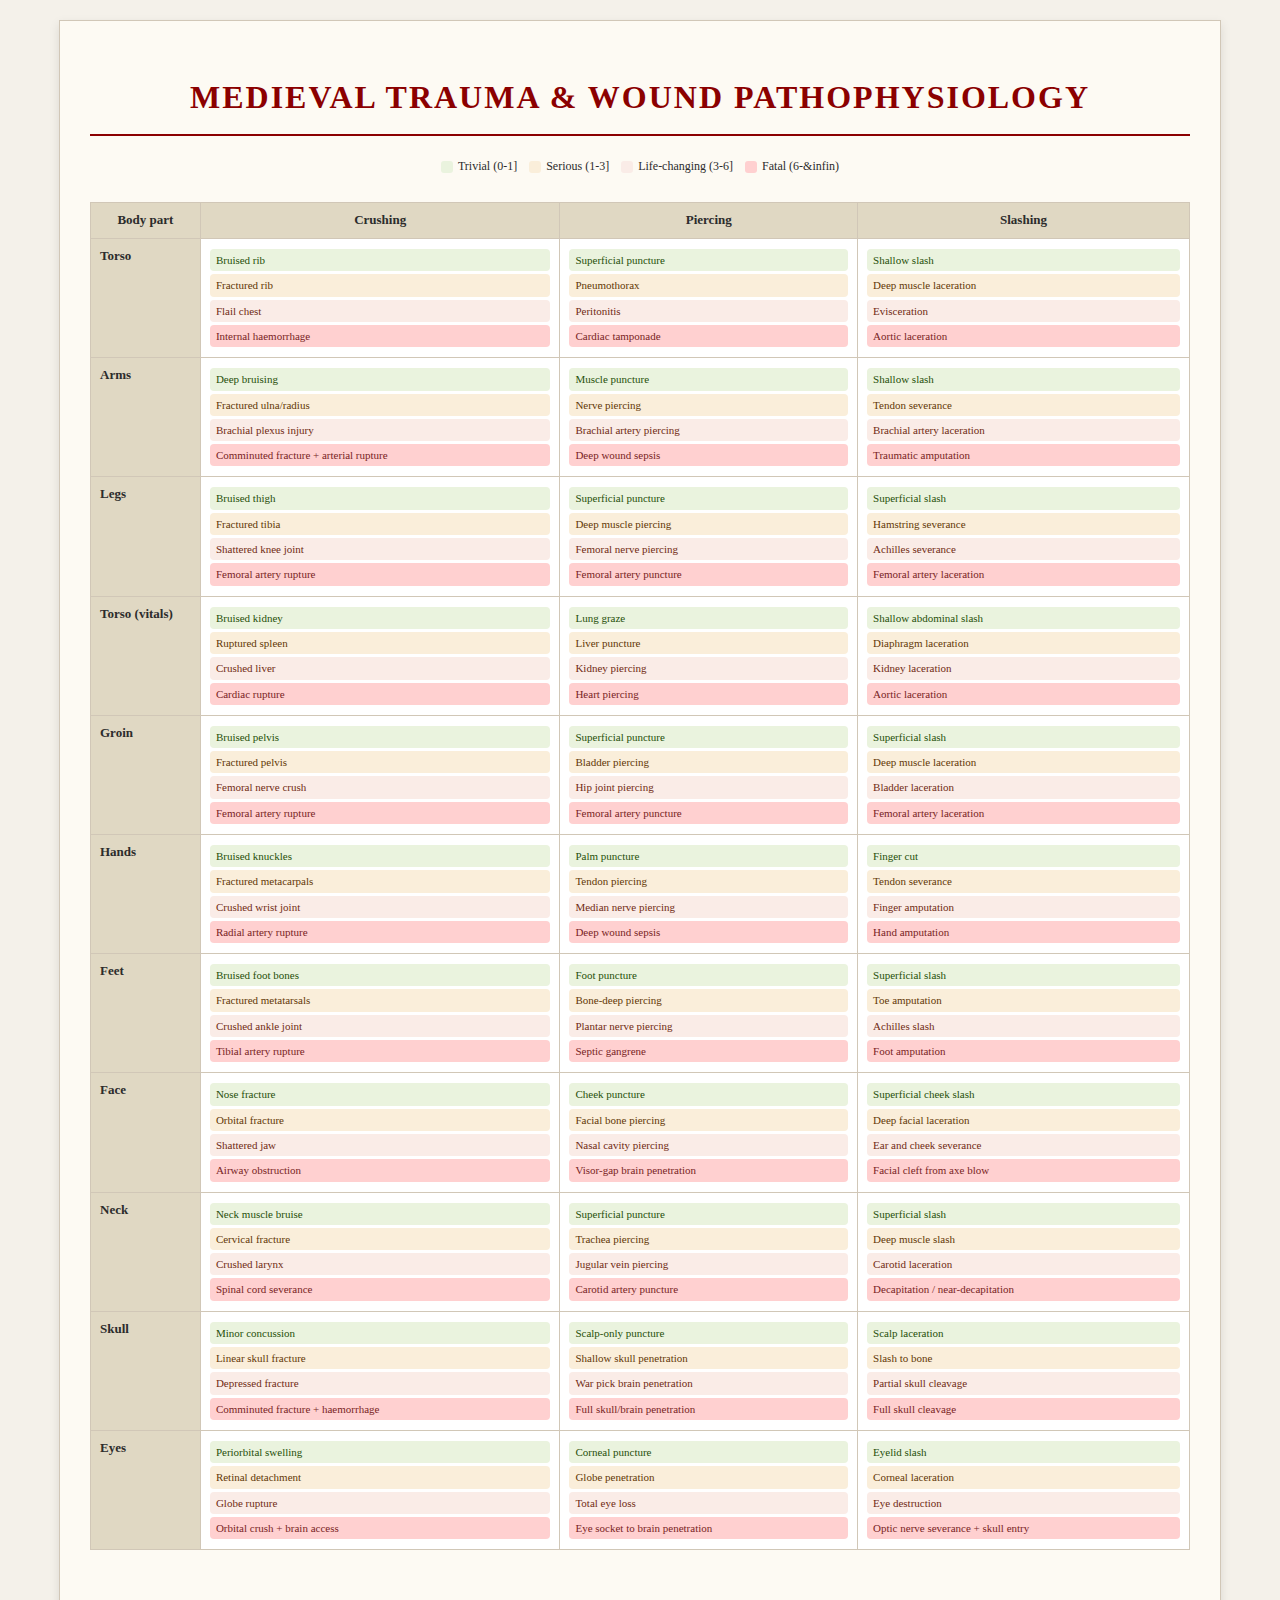
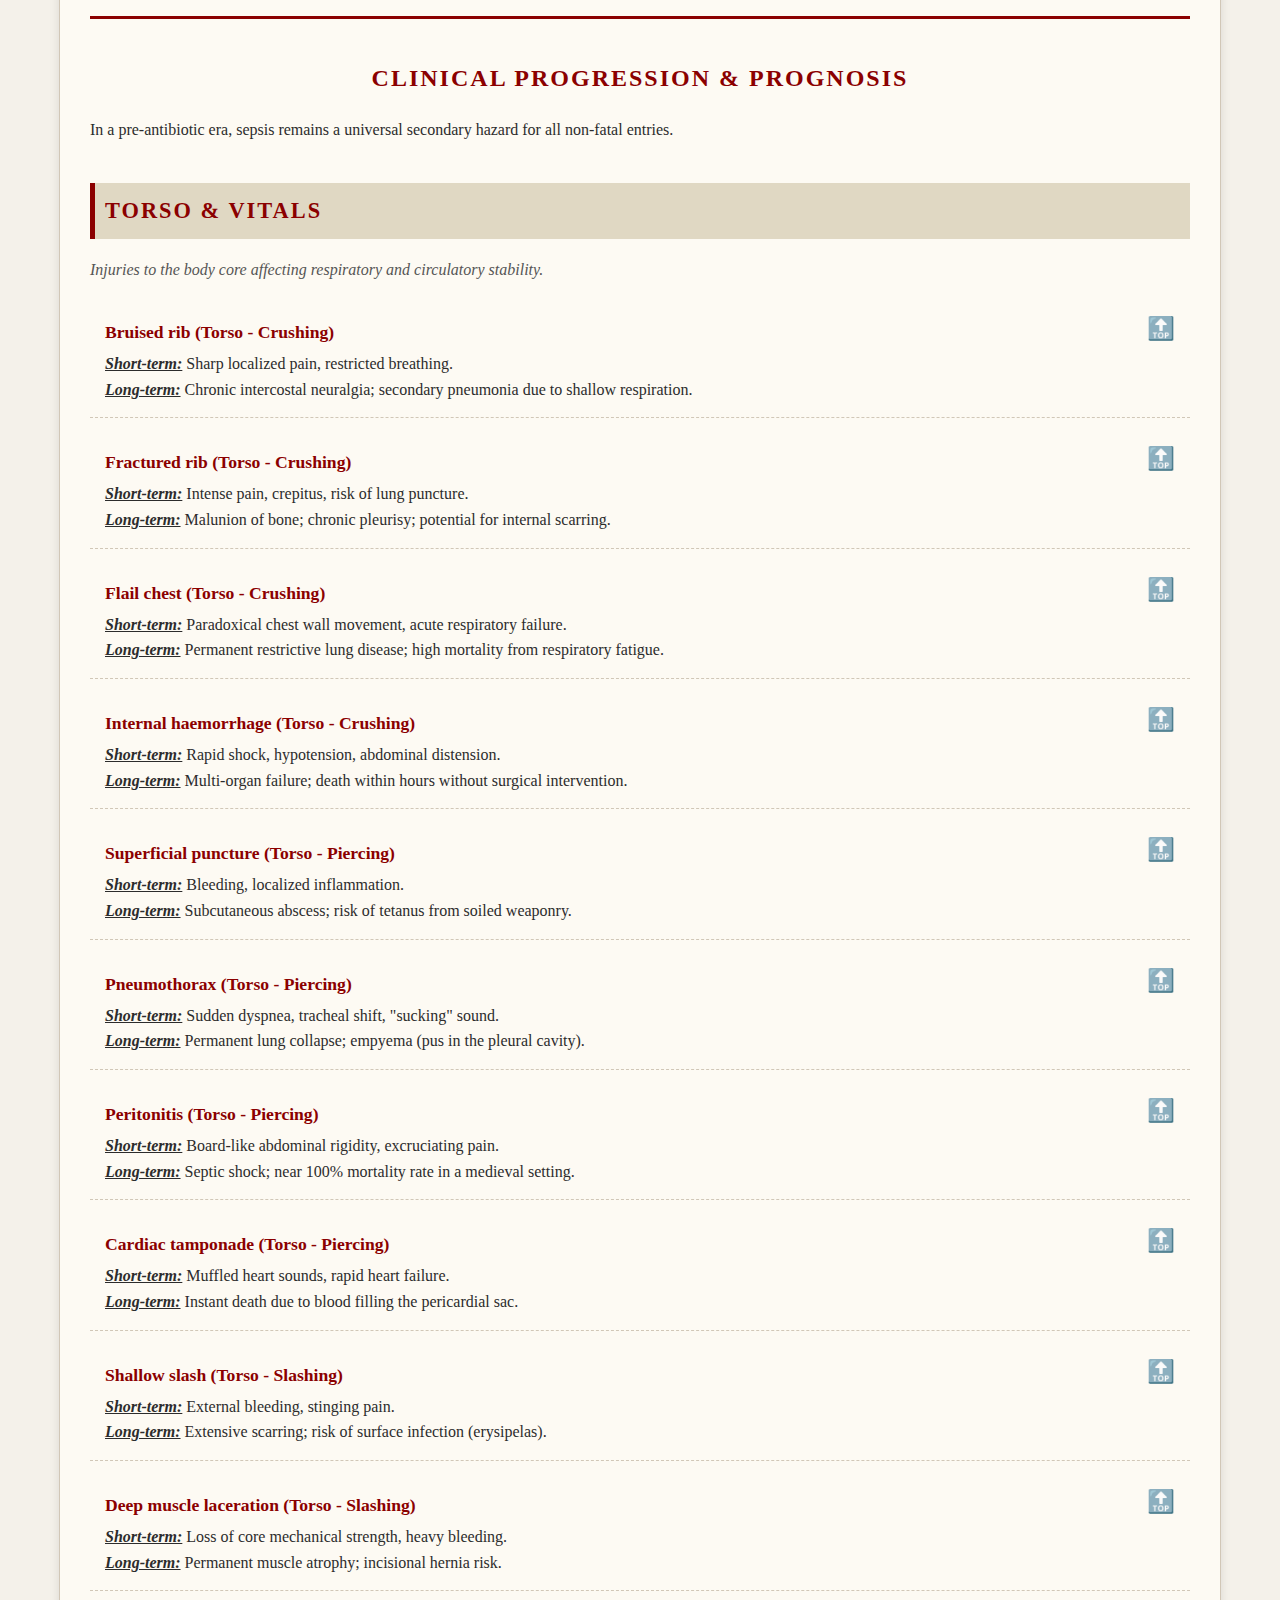
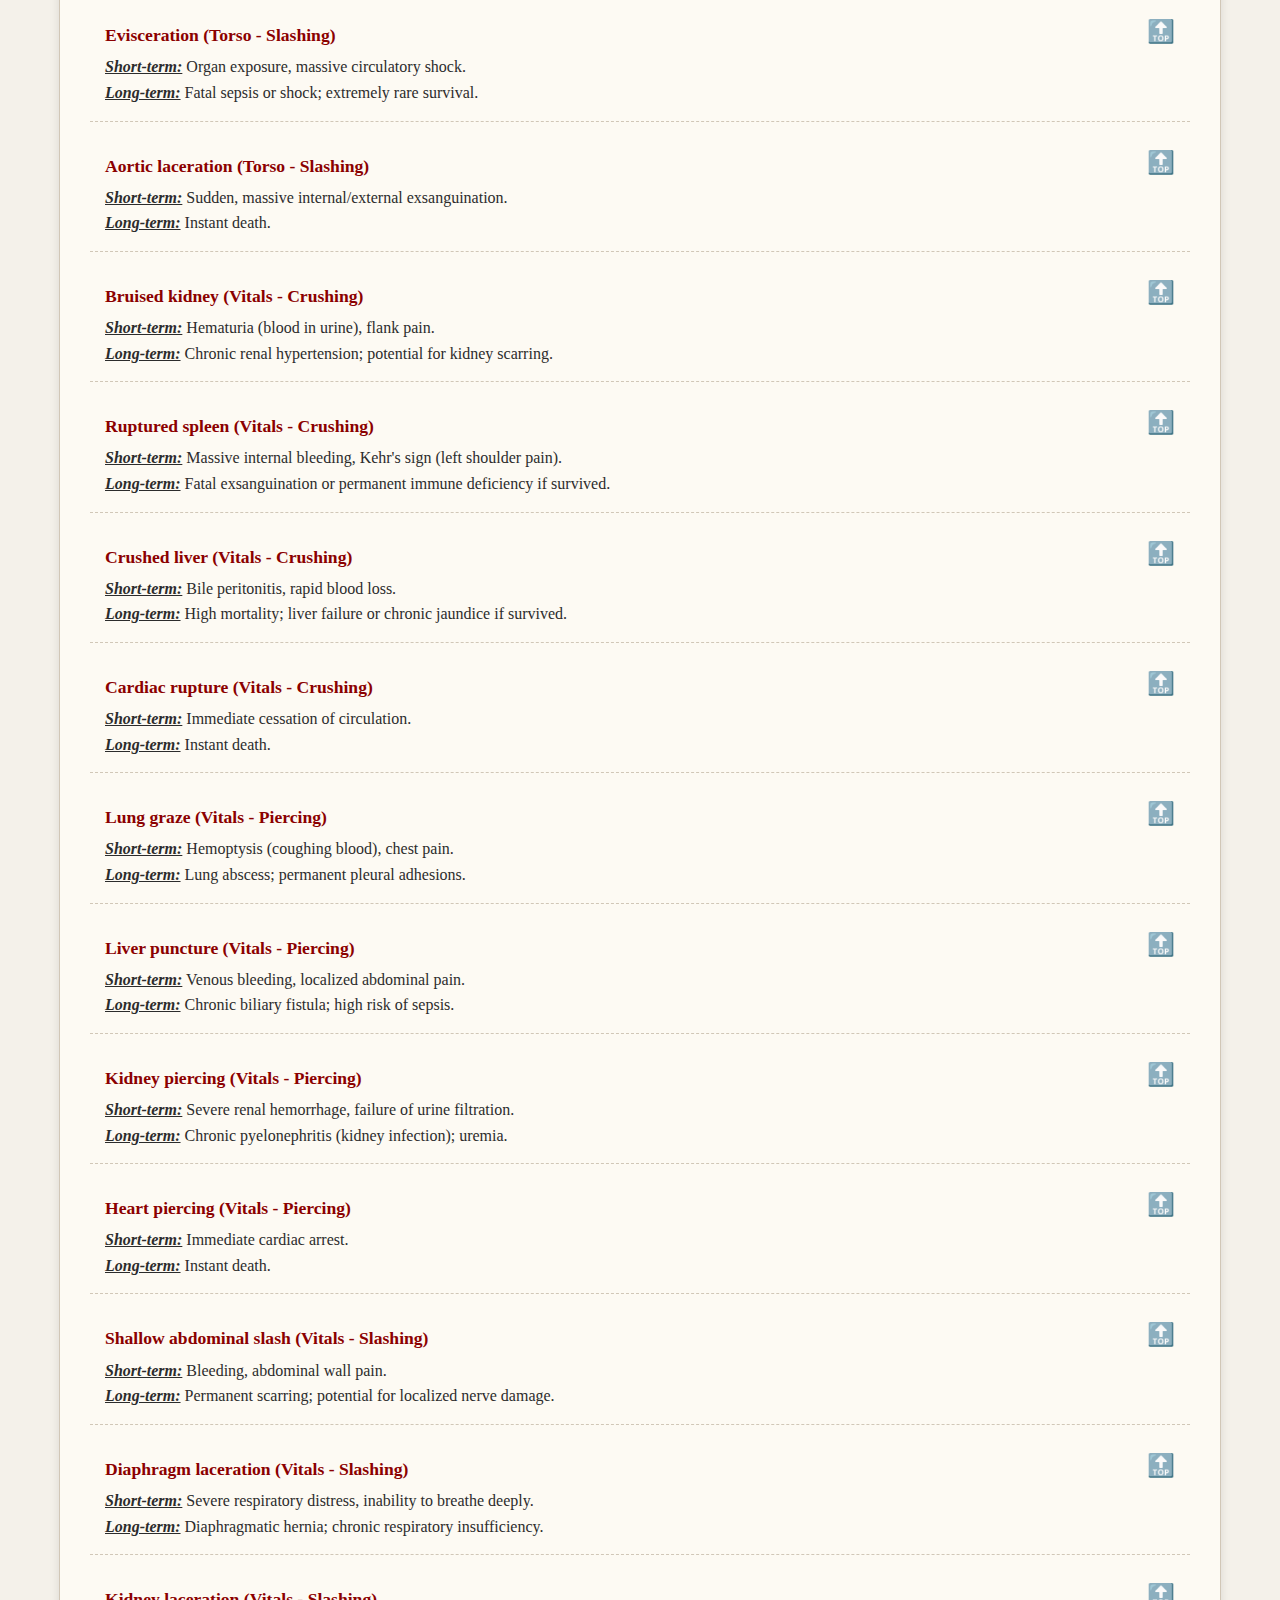
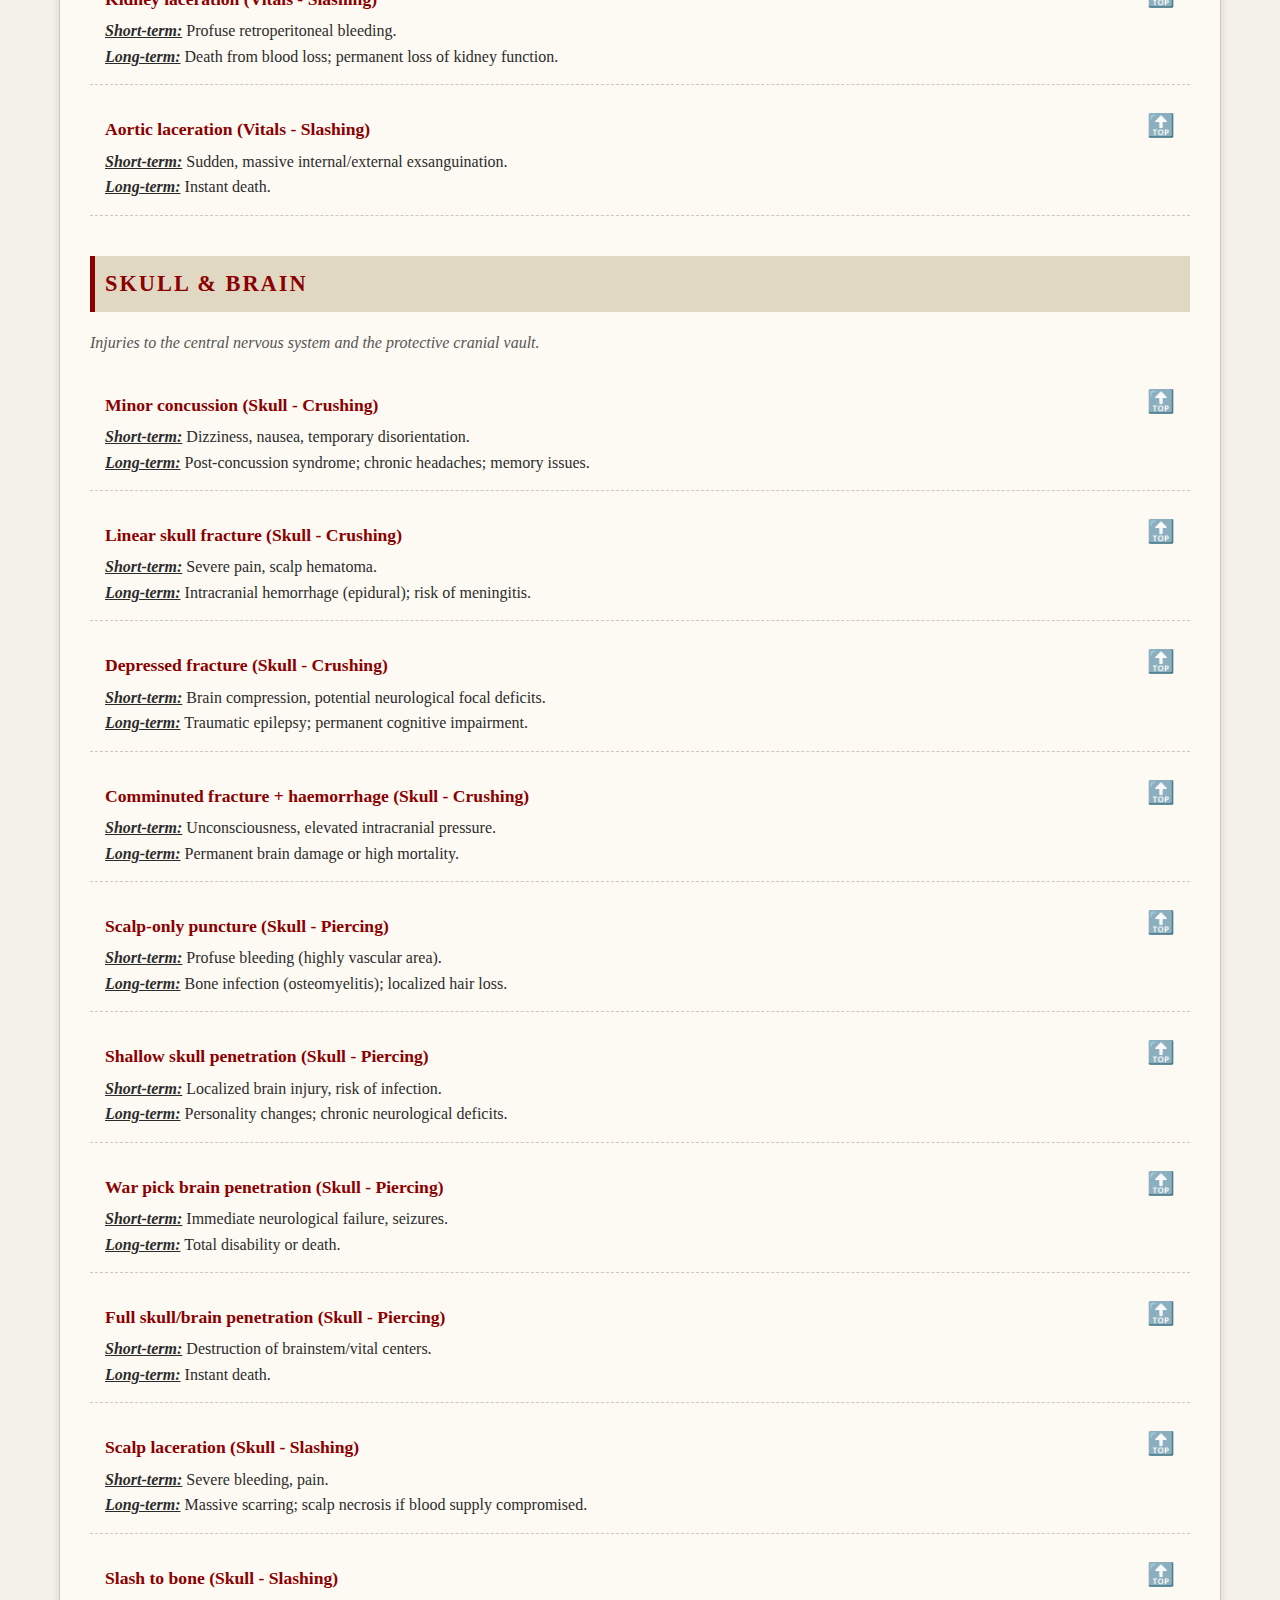
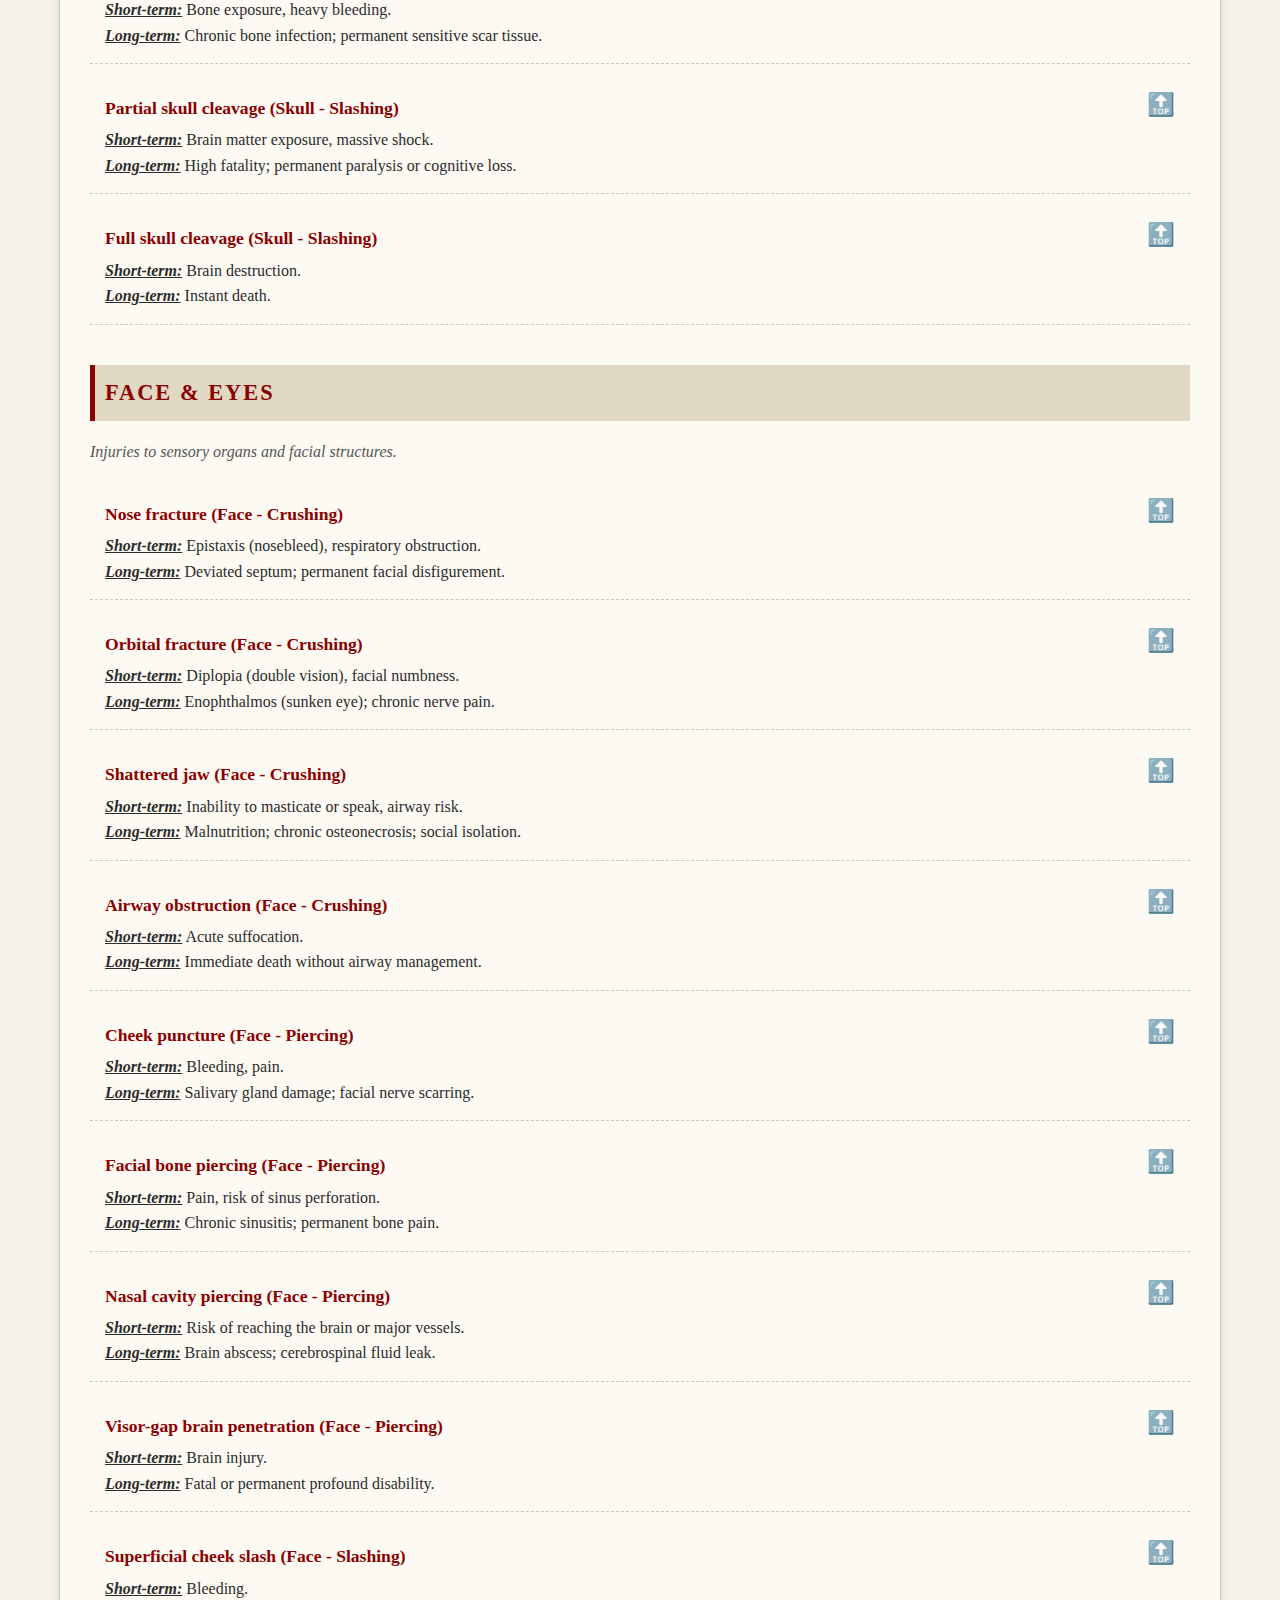
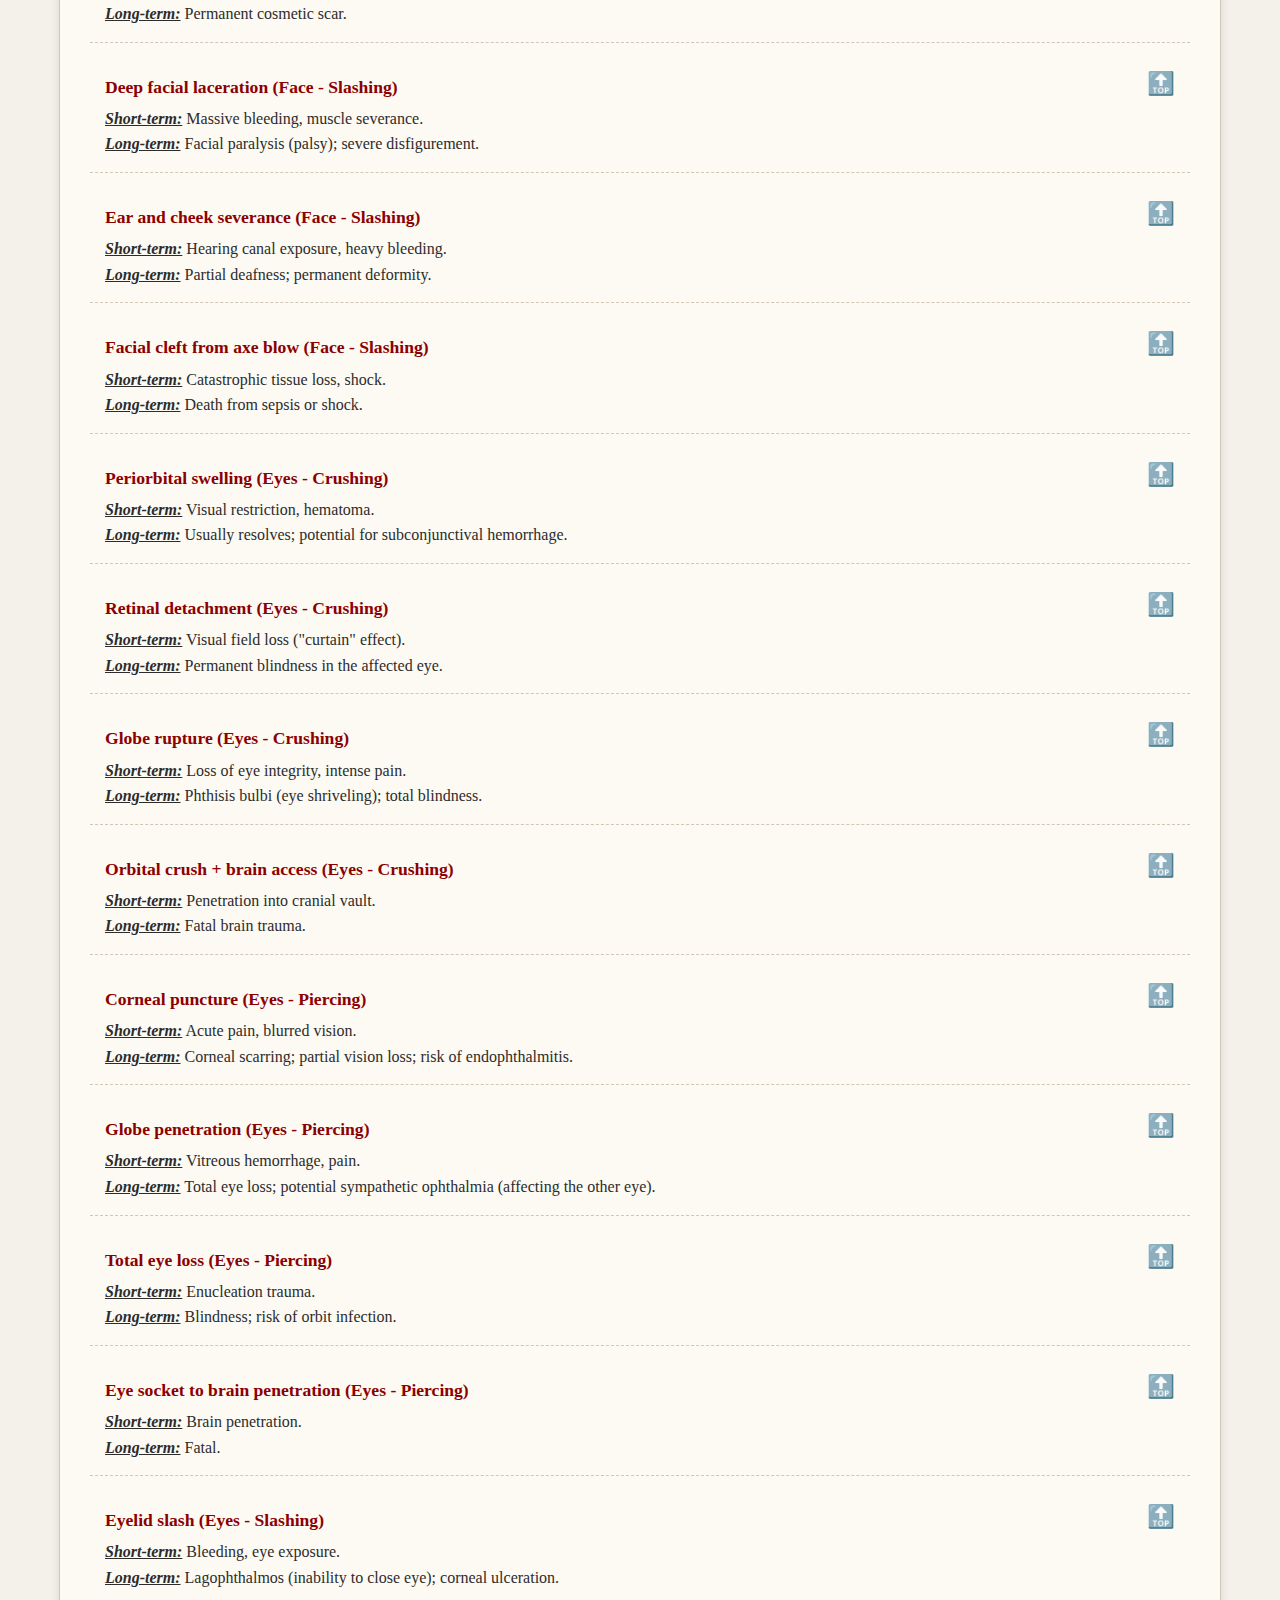
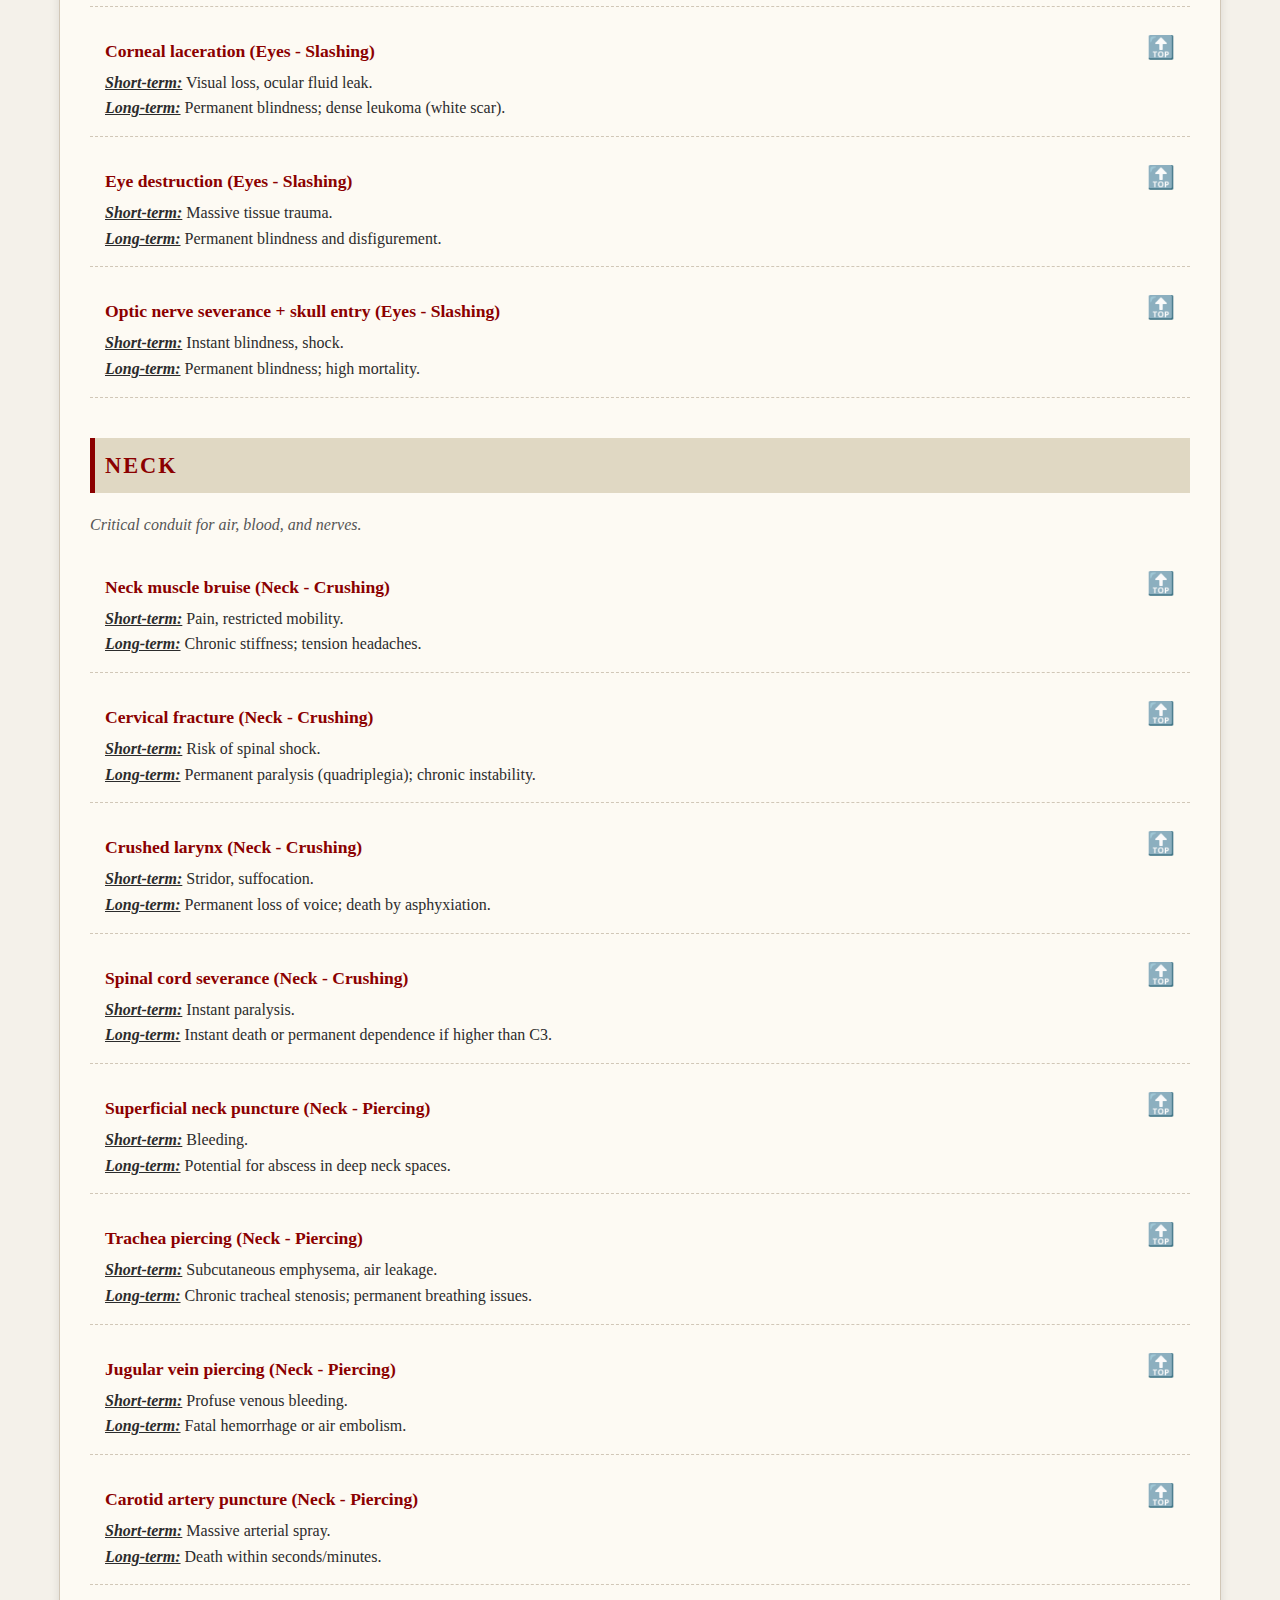
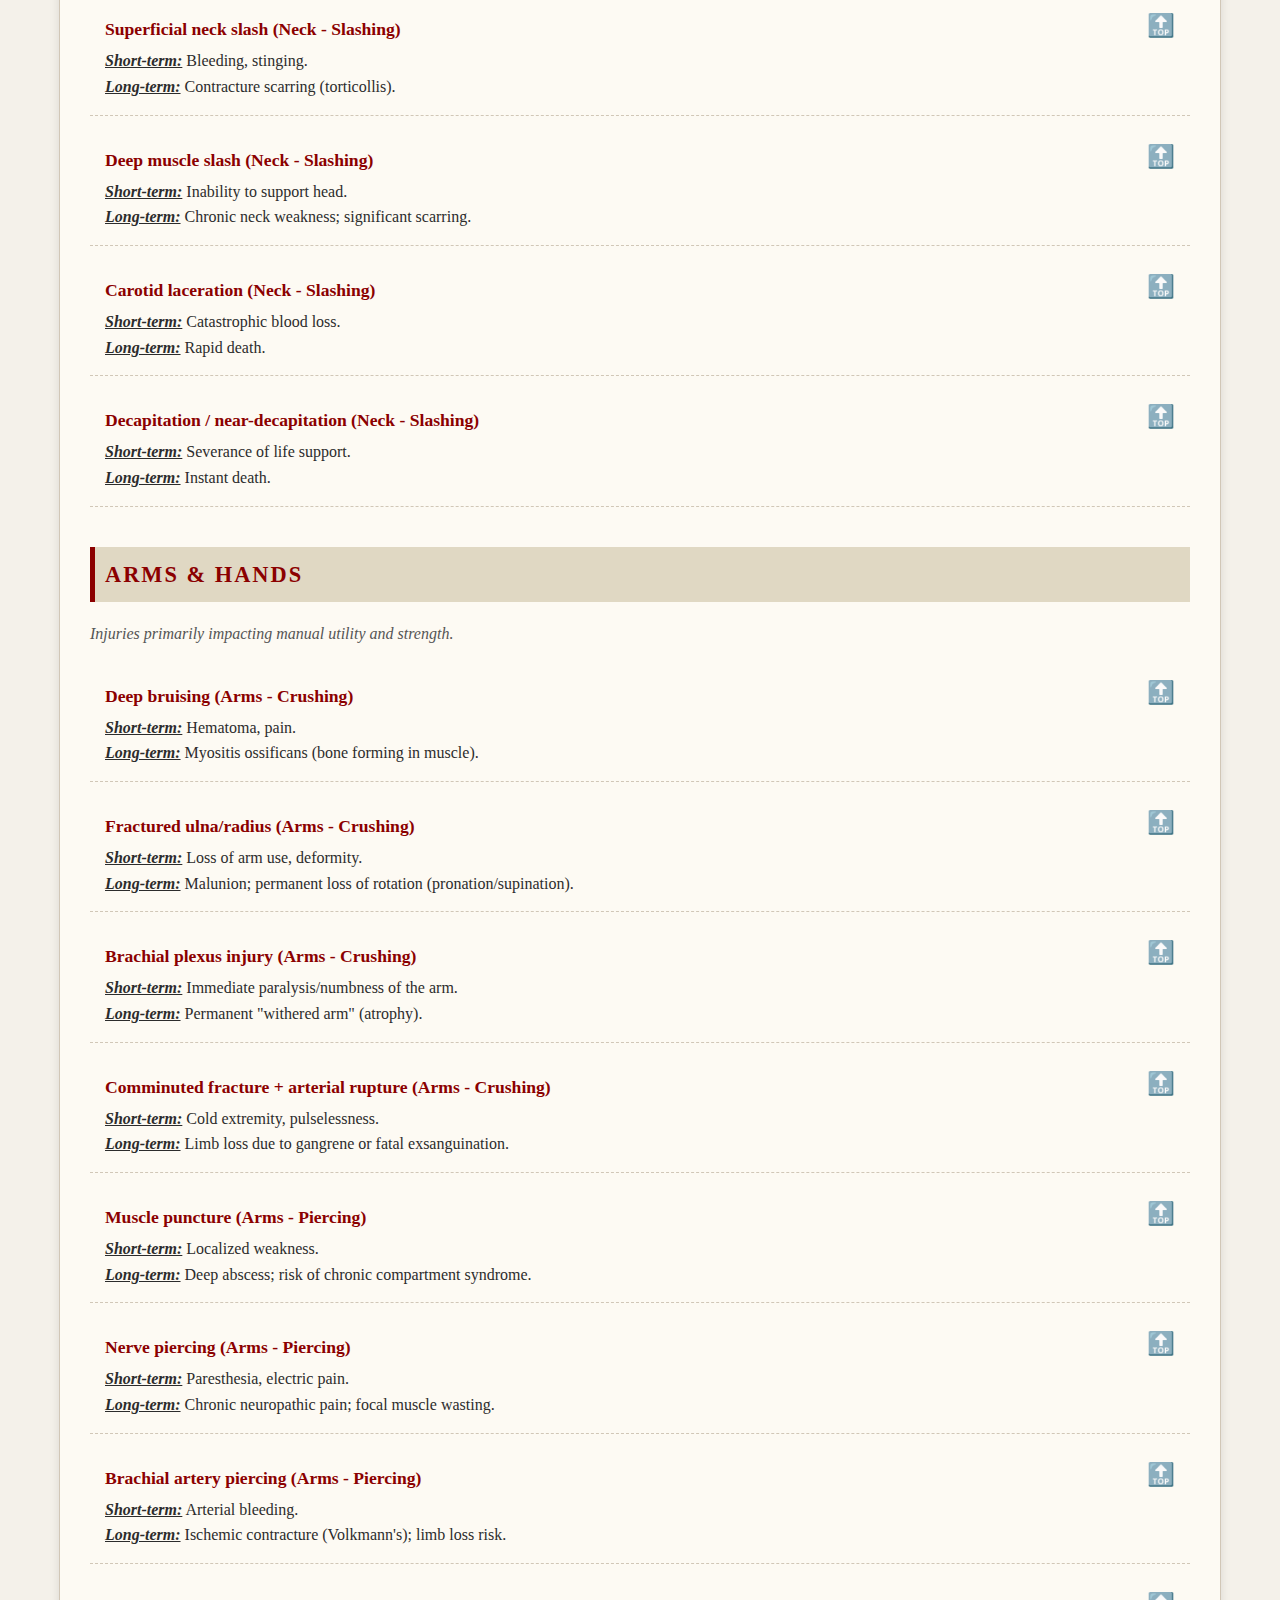
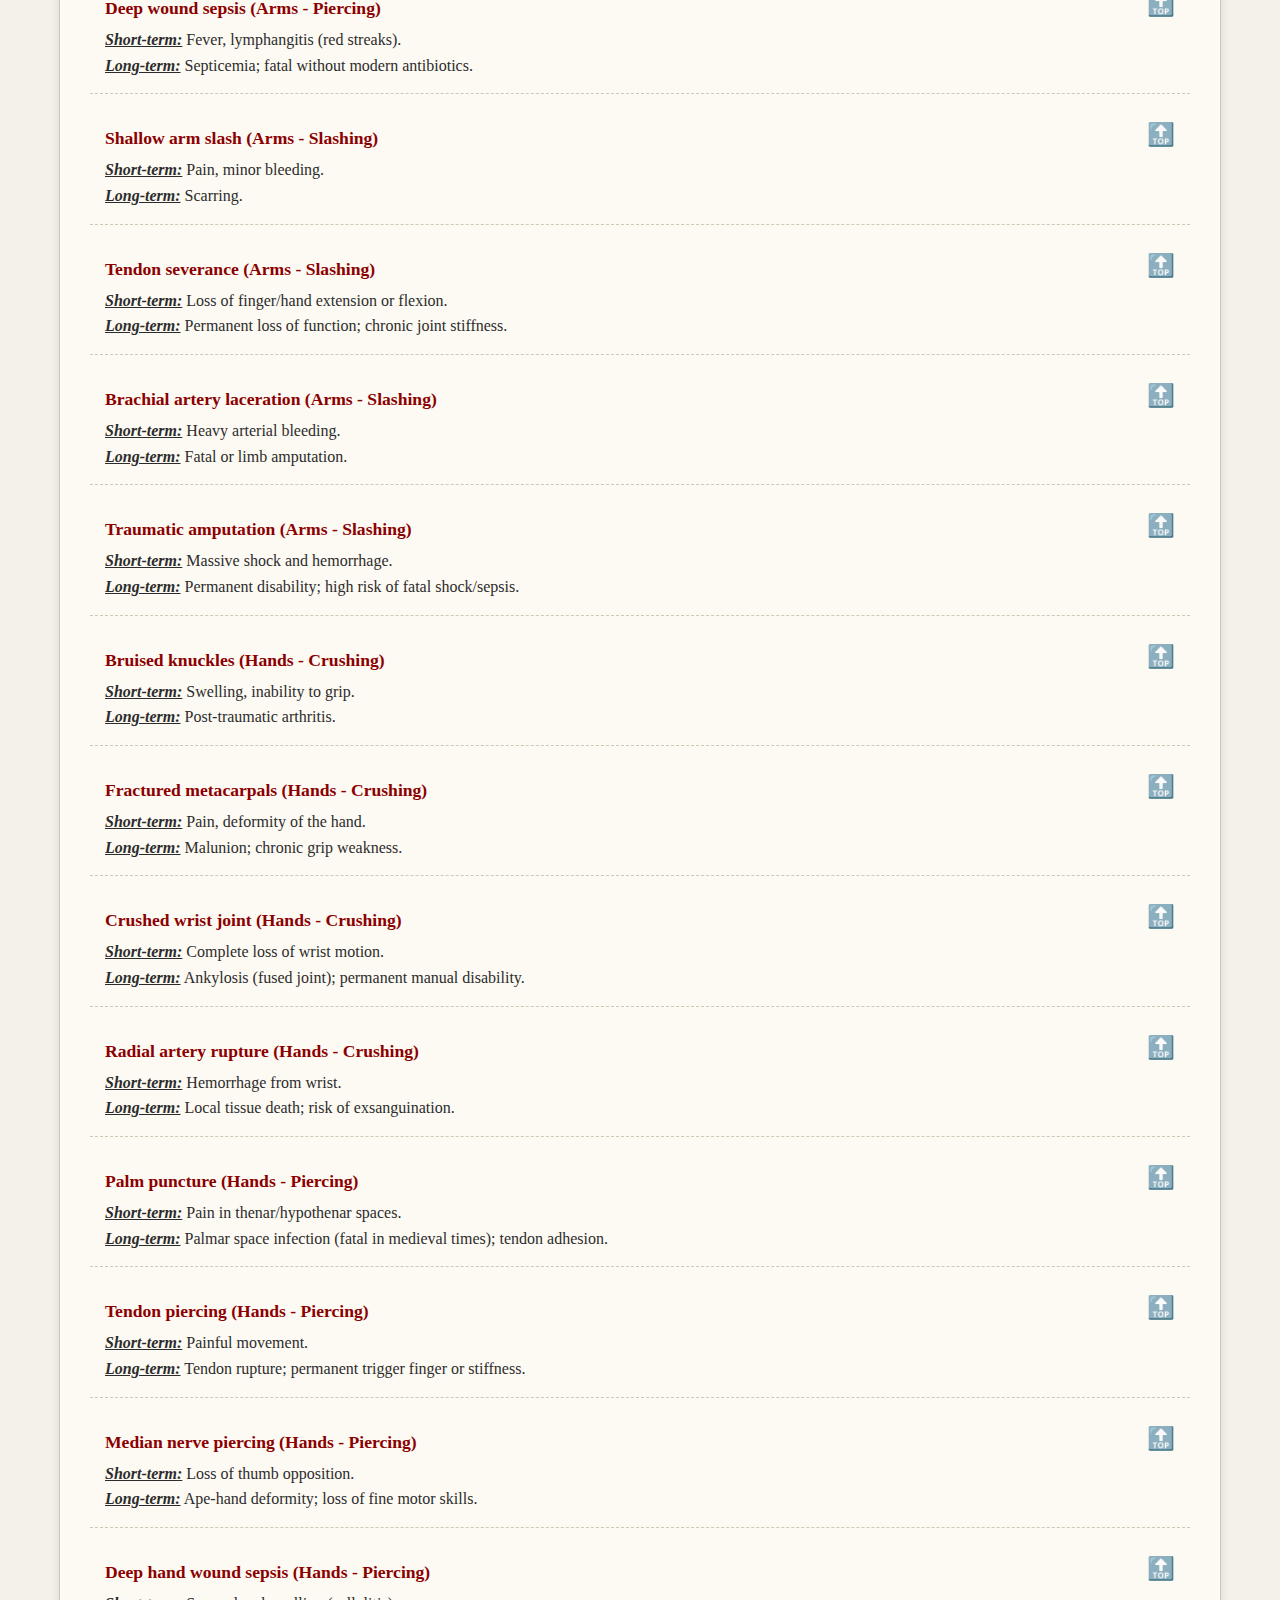
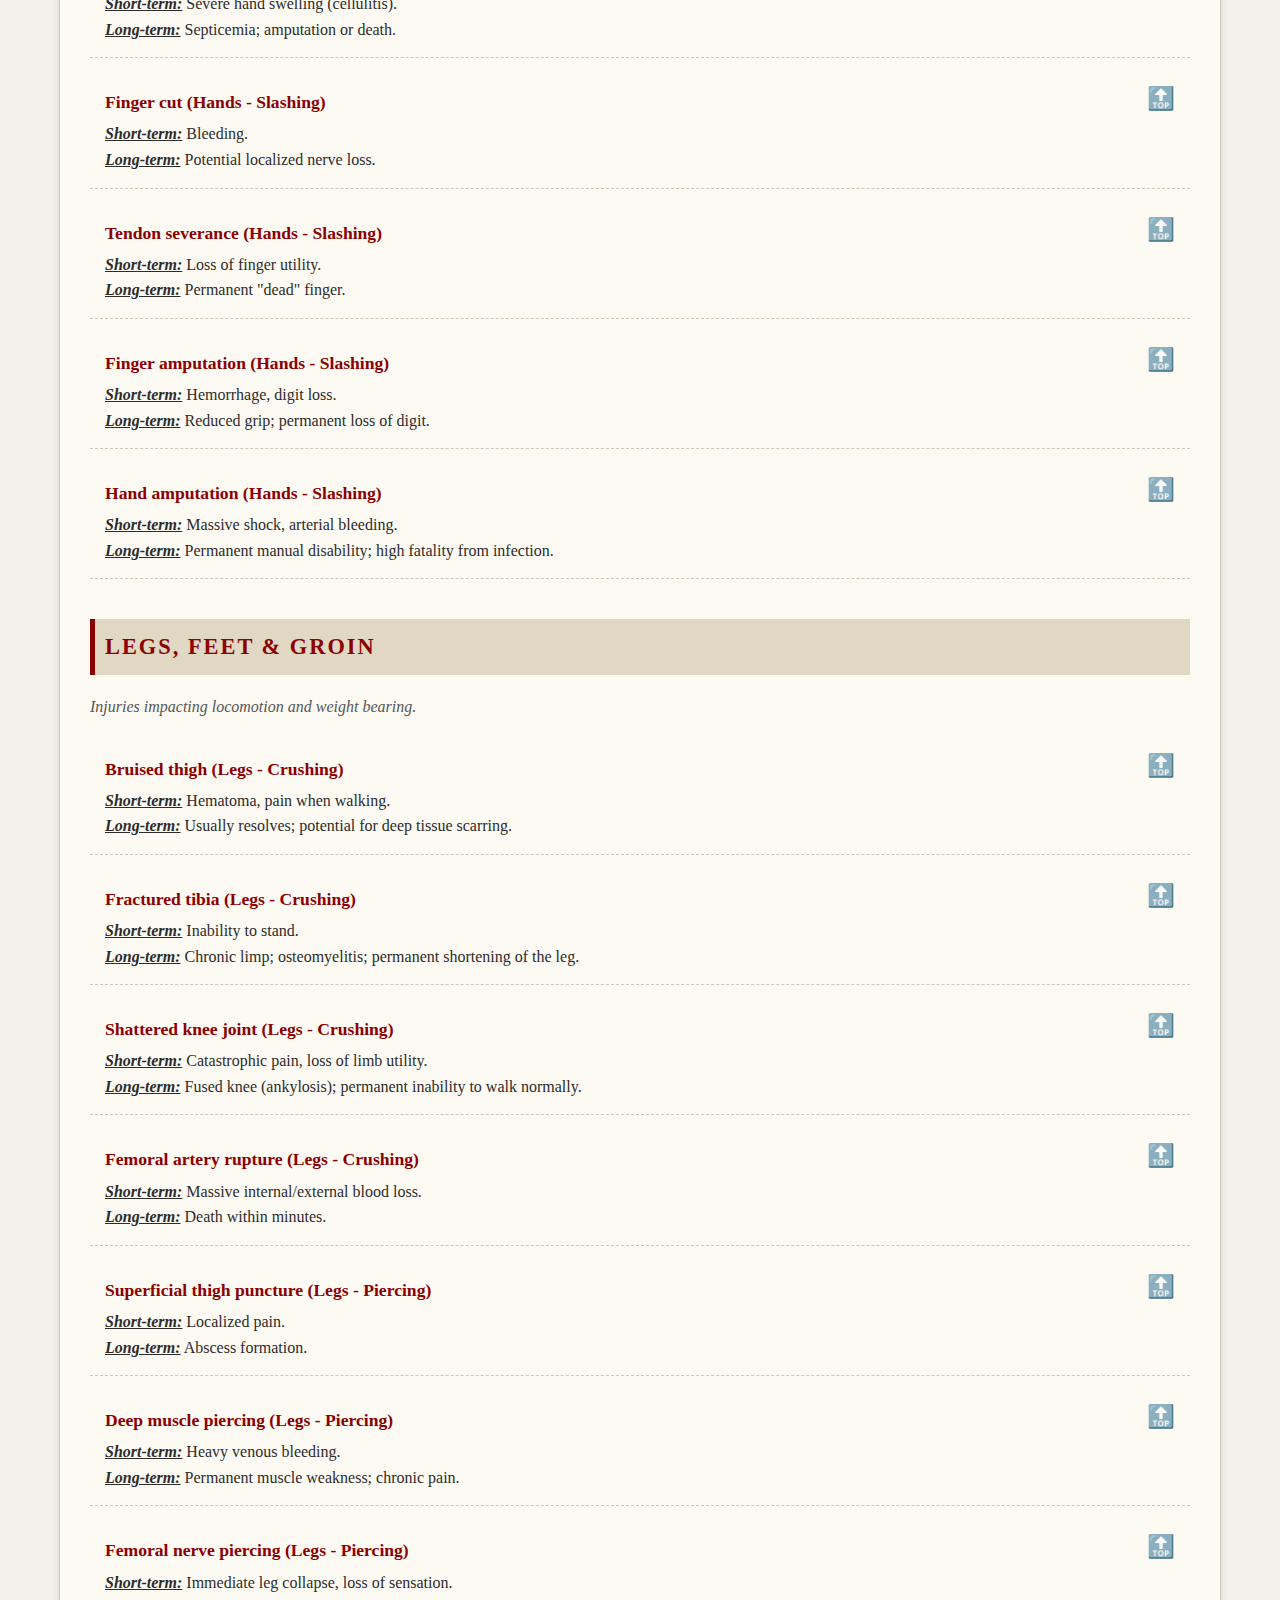
<file: rpg/html/wounds.html>
<!DOCTYPE html>
<html lang="en">
<head>
    <meta charset="UTF-8">
    <meta name="viewport" content="width=device-width, initial-scale=1.0">
    <title>Medieval Trauma: Complete Table & Clinical Effects</title>
    <style>
        :root {
            --bg: #f4f1ea;
            --text: #2c2c2c;
            --accent: #8b0000;
            --border: #d1c7b7;
            --header-bg: #e0d8c3;
            --color-border-secondary: #d1c7b7;
            --color-background-secondary: #e0d8c3;
            --color-text-secondary: #2c2c2c;
        }

        body {
            font-family: 'Times New Roman', serif;
            background-color: var(--bg);
            color: var(--text);
            line-height: 1.6;
            margin: 0;
            padding: 20px;
        }

        .container {
            max-width: 1100px;
            margin: auto;
            background: #fdfaf3;
            padding: 30px;
            border: 1px solid var(--border);
            box-shadow: 0 4px 10px rgba(0,0,0,0.1);
        }

        h1, h2 {
            text-align: center;
            color: var(--accent);
            text-transform: uppercase;
            letter-spacing: 2px;
        }

        h1 { border-bottom: 2px double var(--accent); padding-bottom: 10px; }

        /* Table Styles */
        .wounds-wrap { padding: 1rem 0; overflow-x: auto; margin-bottom: 50px; }
        table { border-collapse: collapse; width: 100%; min-width: 800px; font-size: 13px; background: white; }
        th, td { border: 1px solid var(--color-border-secondary); padding: 7px 9px; vertical-align: top; }
        thead th { font-weight: bold; background: var(--color-background-secondary); text-align: center; }
        td.body-part { font-weight: bold; background: var(--color-background-secondary); }
        
        /* Anchor Styles */
        .w { 
            display: block; 
            font-size: 11px; 
            line-height: 1.3; 
            margin: 3px 0; 
            padding: 4px 6px; 
            border-radius: 4px; 
            text-decoration: none; 
            color: inherit; 
            font-weight: 500;
        }
        .w:hover { opacity: 0.7; text-decoration: underline; background-color: rgba(0,0,0,0.05); }
        
        .s1 { background: #EAF3DE; color: #27500A; }
        .s2 { background: #FAEEDA; color: #633806; }
        .s3 { background: #FAECE7; color: #712B13; }
        .s4 { background: #FFD0D0; color: #791F1F; }

        .legend { display: flex; gap: 12px; flex-wrap: wrap; margin-bottom: 10px; font-size: 12px; justify-content: center; }
        .leg { display: flex; align-items: center; gap: 5px; }
        .leg-dot { width: 12px; height: 12px; border-radius: 3px; }

        /* Effects Section Styles */
        .effect-section { border-top: 3px solid var(--accent); padding-top: 20px; }
        .category-header { background-color: var(--header-bg); padding: 10px; border-left: 5px solid var(--accent); font-size: 1.4em; margin-top: 40px; text-align: left; }
        .category-intro { font-style: italic; margin-bottom: 20px; color: #555; }
        .wound-entry { margin-bottom: 15px; padding: 15px; border-bottom: 1px dashed var(--border); position: relative; scroll-margin-top: 20px; }
        .wound-entry:target { background-color: #fff9e6; border: 1px solid var(--accent); }
        .wound-name { font-weight: bold; color: var(--accent); display: block; font-size: 1.1em; margin-bottom: 5px; }
        .effect-label { font-style: italic; font-weight: bold; text-decoration: underline; }
        
        .top-link {
            float: right;
            text-decoration: none;
            font-size: 1.4em;
            color: var(--accent);
            margin-left: 10px;
            line-height: 1;
        }
        .top-link:hover { transform: scale(1.2); }
        
        @media (prefers-color-scheme: dark) {
            :root { --bg: #1a1a1a; --text: #e0e0e0; --accent: #ff4d4d; --border: #444; --header-bg: #2d2d2d; }
            .container { background: #242424; }
            table { background: #1a1a1a; }
            .s1 { background: #27500A; color: #C0DD97; }
            .s2 { background: #633806; color: #FAC775; }
            .s3 { background: #712B13; color: #F5C4B3; }
            .s4 { background: #501313; color: #F7C1C1; }
        }
    </style>
</head>
<body>

<div class="container" id="top">
    <h1>Medieval Trauma & Wound Pathophysiology</h1>
    
    <div class="legend">
        <span class="leg"><span class="leg-dot s1"></span>Trivial (0-1]</span>
        <span class="leg"><span class="leg-dot s2"></span>Serious (1-3]</span>
        <span class="leg"><span class="leg-dot s3"></span>Life-changing (3-6]</span>
        <span class="leg"><span class="leg-dot s4"></span>Fatal (6-&infin)</span>
    </div>

    <div class="wounds-wrap">
        <table>
            <thead>
                <tr>
                    <th style="width:10%">Body part</th>
                    <th>Crushing</th>
                    <th>Piercing</th>
                    <th>Slashing</th>
                </tr>
            </thead>
            <tbody>
                <tr>
                    <td class="body-part">Torso</td>
                    <td>
                        <a href="#id-bruised-rib" class="w s1">Bruised rib</a>
                        <a href="#id-fractured-rib" class="w s2">Fractured rib</a>
                        <a href="#id-flail-chest" class="w s3">Flail chest</a>
                        <a href="#id-internal-haemorrhage" class="w s4">Internal haemorrhage</a>
                    </td>
                    <td>
                        <a href="#id-superficial-puncture" class="w s1">Superficial puncture</a>
                        <a href="#id-pneumothorax" class="w s2">Pneumothorax</a>
                        <a href="#id-peritonitis" class="w s3">Peritonitis</a>
                        <a href="#id-cardiac-tamponade" class="w s4">Cardiac tamponade</a>
                    </td>
                    <td>
                        <a href="#id-shallow-slash" class="w s1">Shallow slash</a>
                        <a href="#id-deep-muscle-laceration" class="w s2">Deep muscle laceration</a>
                        <a href="#id-evisceration" class="w s3">Evisceration</a>
                        <a href="#id-aortic-laceration" class="w s4">Aortic laceration</a>
                    </td>
                </tr>
                <tr>
                    <td class="body-part">Arms</td>
                    <td>
                        <a href="#id-deep-bruising-arms" class="w s1">Deep bruising</a>
                        <a href="#id-fractured-ulna-radius" class="w s2">Fractured ulna/radius</a>
                        <a href="#id-brachial-plexus-injury" class="w s3">Brachial plexus injury</a>
                        <a href="#id-comminuted-fracture-arterial-rupture" class="w s4">Comminuted fracture + arterial rupture</a>
                    </td>
                    <td>
                        <a href="#id-muscle-puncture-arms" class="w s1">Muscle puncture</a>
                        <a href="#id-nerve-piercing-arms" class="w s2">Nerve piercing</a>
                        <a href="#id-brachial-artery-piercing" class="w s3">Brachial artery piercing</a>
                        <a href="#id-deep-wound-sepsis-arms" class="w s4">Deep wound sepsis</a>
                    </td>
                    <td>
                        <a href="#id-shallow-arm-slash" class="w s1">Shallow slash</a>
                        <a href="#id-tendon-severance-arms" class="w s2">Tendon severance</a>
                        <a href="#id-brachial-artery-laceration" class="w s3">Brachial artery laceration</a>
                        <a href="#id-traumatic-amputation-arms" class="w s4">Traumatic amputation</a>
                    </td>
                </tr>
                <tr>
                    <td class="body-part">Legs</td>
                    <td>
                        <a href="#id-bruised-thigh" class="w s1">Bruised thigh</a>
                        <a href="#id-fractured-tibia" class="w s2">Fractured tibia</a>
                        <a href="#id-shattered-knee-joint" class="w s3">Shattered knee joint</a>
                        <a href="#id-femoral-artery-rupture-legs" class="w s4">Femoral artery rupture</a>
                    </td>
                    <td>
                        <a href="#id-superficial-thigh-puncture" class="w s1">Superficial puncture</a>
                        <a href="#id-deep-muscle-piercing-legs" class="w s2">Deep muscle piercing</a>
                        <a href="#id-femoral-nerve-piercing-legs" class="w s3">Femoral nerve piercing</a>
                        <a href="#id-femoral-artery-puncture-legs" class="w s4">Femoral artery puncture</a>
                    </td>
                    <td>
                        <a href="#id-superficial-leg-slash" class="w s1">Superficial slash</a>
                        <a href="#id-hamstring-severance" class="w s2">Hamstring severance</a>
                        <a href="#id-achilles-severance" class="w s3">Achilles severance</a>
                        <a href="#id-femoral-artery-laceration-legs" class="w s4">Femoral artery laceration</a>
                    </td>
                </tr>
                <tr>
                    <td class="body-part">Torso (vitals)</td>
                    <td>
                        <a href="#id-bruised-kidney" class="w s1">Bruised kidney</a>
                        <a href="#id-ruptured-spleen" class="w s2">Ruptured spleen</a>
                        <a href="#id-crushed-liver" class="w s3">Crushed liver</a>
                        <a href="#id-cardiac-rupture" class="w s4">Cardiac rupture</a>
                    </td>
                    <td>
                        <a href="#id-lung-graze" class="w s1">Lung graze</a>
                        <a href="#id-liver-puncture" class="w s2">Liver puncture</a>
                        <a href="#id-kidney-piercing" class="w s3">Kidney piercing</a>
                        <a href="#id-heart-piercing" class="w s4">Heart piercing</a>
                    </td>
                    <td>
                        <a href="#id-shallow-abdominal-slash" class="w s1">Shallow abdominal slash</a>
                        <a href="#id-diaphragm-laceration" class="w s2">Diaphragm laceration</a>
                        <a href="#id-kidney-laceration" class="w s3">Kidney laceration</a>
                        <a href="#id-aortic-laceration-vitals" class="w s4">Aortic laceration</a>
                    </td>
                </tr>
                <tr>
                    <td class="body-part">Groin</td>
                    <td>
                        <a href="#id-bruised-pelvis" class="w s1">Bruised pelvis</a>
                        <a href="#id-fractured-pelvis" class="w s2">Fractured pelvis</a>
                        <a href="#id-femoral-nerve-crush" class="w s3">Femoral nerve crush</a>
                        <a href="#id-femoral-artery-rupture-groin" class="w s4">Femoral artery rupture</a>
                    </td>
                    <td>
                        <a href="#id-superficial-groin-puncture" class="w s1">Superficial puncture</a>
                        <a href="#id-bladder-piercing" class="w s2">Bladder piercing</a>
                        <a href="#id-hip-joint-piercing" class="w s3">Hip joint piercing</a>
                        <a href="#id-femoral-artery-puncture-groin" class="w s4">Femoral artery puncture</a>
                    </td>
                    <td>
                        <a href="#id-superficial-groin-slash" class="w s1">Superficial slash</a>
                        <a href="#id-deep-muscle-laceration-groin" class="w s2">Deep muscle laceration</a>
                        <a href="#id-bladder-laceration" class="w s3">Bladder laceration</a>
                        <a href="#id-femoral-artery-laceration-groin" class="w s4">Femoral artery laceration</a>
                    </td>
                </tr>
                <tr>
                    <td class="body-part">Hands</td>
                    <td>
                        <a href="#id-bruised-knuckles" class="w s1">Bruised knuckles</a>
                        <a href="#id-fractured-metacarpals" class="w s2">Fractured metacarpals</a>
                        <a href="#id-crushed-wrist-joint" class="w s3">Crushed wrist joint</a>
                        <a href="#id-radial-artery-rupture" class="w s4">Radial artery rupture</a>
                    </td>
                    <td>
                        <a href="#id-palm-puncture" class="w s1">Palm puncture</a>
                        <a href="#id-tendon-piercing-hands" class="w s2">Tendon piercing</a>
                        <a href="#id-median-nerve-piercing" class="w s3">Median nerve piercing</a>
                        <a href="#id-deep-hand-wound-sepsis" class="w s4">Deep wound sepsis</a>
                    </td>
                    <td>
                        <a href="#id-finger-cut" class="w s1">Finger cut</a>
                        <a href="#id-tendon-severance-hands" class="w s2">Tendon severance</a>
                        <a href="#id-finger-amputation" class="w s3">Finger amputation</a>
                        <a href="#id-hand-amputation" class="w s4">Hand amputation</a>
                    </td>
                </tr>
                <tr>
                    <td class="body-part">Feet</td>
                    <td>
                        <a href="#id-bruised-foot-bones" class="w s1">Bruised foot bones</a>
                        <a href="#id-fractured-metatarsals-feet" class="w s2">Fractured metatarsals</a>
                        <a href="#id-crushed-ankle-joint" class="w s3">Crushed ankle joint</a>
                        <a href="#id-tibial-artery-rupture" class="w s4">Tibial artery rupture</a>
                    </td>
                    <td>
                        <a href="#id-foot-puncture" class="w s1">Foot puncture</a>
                        <a href="#id-bone-deep-piercing-feet" class="w s2">Bone-deep piercing</a>
                        <a href="#id-plantar-nerve-piercing" class="w s3">Plantar nerve piercing</a>
                        <a href="#id-septic-gangrene-feet" class="w s4">Septic gangrene</a>
                    </td>
                    <td>
                        <a href="#id-superficial-foot-slash" class="w s1">Superficial slash</a>
                        <a href="#id-toe-amputation" class="w s2">Toe amputation</a>
                        <a href="#id-achilles-slash-feet" class="w s3">Achilles slash</a>
                        <a href="#id-foot-amputation" class="w s4">Foot amputation</a>
                    </td>
                </tr>
                <tr>
                    <td class="body-part">Face</td>
                    <td>
                        <a href="#id-nose-fracture" class="w s1">Nose fracture</a>
                        <a href="#id-orbital-fracture" class="w s2">Orbital fracture</a>
                        <a href="#id-shattered-jaw" class="w s3">Shattered jaw</a>
                        <a href="#id-airway-obstruction" class="w s4">Airway obstruction</a>
                    </td>
                    <td>
                        <a href="#id-cheek-puncture" class="w s1">Cheek puncture</a>
                        <a href="#id-facial-bone-piercing" class="w s2">Facial bone piercing</a>
                        <a href="#id-nasal-cavity-piercing" class="w s3">Nasal cavity piercing</a>
                        <a href="#id-visor-gap-brain-penetration" class="w s4">Visor-gap brain penetration</a>
                    </td>
                    <td>
                        <a href="#id-superficial-cheek-slash" class="w s1">Superficial cheek slash</a>
                        <a href="#id-deep-facial-laceration" class="w s2">Deep facial laceration</a>
                        <a href="#id-ear-and-cheek-severance" class="w s3">Ear and cheek severance</a>
                        <a href="#id-facial-cleft" class="w s4">Facial cleft from axe blow</a>
                    </td>
                </tr>
                <tr>
                    <td class="body-part">Neck</td>
                    <td>
                        <a href="#id-neck-muscle-bruise" class="w s1">Neck muscle bruise</a>
                        <a href="#id-cervical-fracture" class="w s2">Cervical fracture</a>
                        <a href="#id-crushed-larynx" class="w s3">Crushed larynx</a>
                        <a href="#id-spinal-cord-severance-neck" class="w s4">Spinal cord severance</a>
                    </td>
                    <td>
                        <a href="#id-superficial-neck-puncture" class="w s1">Superficial puncture</a>
                        <a href="#id-trachea-piercing" class="w s2">Trachea piercing</a>
                        <a href="#id-jugular-vein-piercing" class="w s3">Jugular vein piercing</a>
                        <a href="#id-carotid-artery-puncture" class="w s4">Carotid artery puncture</a>
                    </td>
                    <td>
                        <a href="#id-superficial-neck-slash" class="w s1">Superficial slash</a>
                        <a href="#id-deep-muscle-slash-neck" class="w s2">Deep muscle slash</a>
                        <a href="#id-carotid-laceration" class="w s3">Carotid laceration</a>
                        <a href="#id-decapitation" class="w s4">Decapitation / near-decapitation</a>
                    </td>
                </tr>
                <tr>
                    <td class="body-part">Skull</td>
                    <td>
                        <a href="#id-minor-concussion" class="w s1">Minor concussion</a>
                        <a href="#id-linear-skull-fracture" class="w s2">Linear skull fracture</a>
                        <a href="#id-depressed-fracture" class="w s3">Depressed fracture</a>
                        <a href="#id-comminuted-fracture-haemorrhage" class="w s4">Comminuted fracture + haemorrhage</a>
                    </td>
                    <td>
                        <a href="#id-scalp-only-puncture" class="w s1">Scalp-only puncture</a>
                        <a href="#id-shallow-skull-penetration" class="w s2">Shallow skull penetration</a>
                        <a href="#id-war-pick-brain-penetration" class="w s3">War pick brain penetration</a>
                        <a href="#id-full-skull-brain-penetration" class="w s4">Full skull/brain penetration</a>
                    </td>
                    <td>
                        <a href="#id-scalp-laceration" class="w s1">Scalp laceration</a>
                        <a href="#id-slash-to-bone" class="w s2">Slash to bone</a>
                        <a href="#id-partial-skull-cleavage" class="w s3">Partial skull cleavage</a>
                        <a href="#id-full-skull-cleavage" class="w s4">Full skull cleavage</a>
                    </td>
                </tr>
                <tr>
                    <td class="body-part">Eyes</td>
                    <td>
                        <a href="#id-periorbital-swelling" class="w s1">Periorbital swelling</a>
                        <a href="#id-retinal-detachment" class="w s2">Retinal detachment</a>
                        <a href="#id-globe-rupture" class="w s3">Globe rupture</a>
                        <a href="#id-orbital-crush-brain-access" class="w s4">Orbital crush + brain access</a>
                    </td>
                    <td>
                        <a href="#id-corneal-puncture" class="w s1">Corneal puncture</a>
                        <a href="#id-globe-penetration" class="w s2">Globe penetration</a>
                        <a href="#id-total-eye-loss" class="w s3">Total eye loss</a>
                        <a href="#id-eye-socket-to-brain-penetration" class="w s4">Eye socket to brain penetration</a>
                    </td>
                    <td>
                        <a href="#id-eyelid-slash" class="w s1">Eyelid slash</a>
                        <a href="#id-corneal-laceration" class="w s2">Corneal laceration</a>
                        <a href="#id-eye-destruction" class="w s3">Eye destruction</a>
                        <a href="#id-optic-nerve-severance-skull-entry" class="w s4">Optic nerve severance + skull entry</a>
                    </td>
                </tr>
            </tbody>
        </table>
    </div>

    <div class="effect-section">
        <h2>Clinical Progression & Prognosis</h2>
        <p>In a pre-antibiotic era, sepsis remains a universal secondary hazard for all non-fatal entries.</p>

        <h2 class="category-header">Torso & Vitals</h2>
        <div class="category-intro">Injuries to the body core affecting respiratory and circulatory stability.</div>

        <div class="wound-entry" id="id-bruised-rib">
            <a href="#top" class="top-link" title="Back to Table">🔝</a>
            <span class="wound-name">Bruised rib (Torso - Crushing)</span>
            <span class="effect-label">Short-term:</span> Sharp localized pain, restricted breathing.
            <br><span class="effect-label">Long-term:</span> Chronic intercostal neuralgia; secondary pneumonia due to shallow respiration.
        </div>
        <div class="wound-entry" id="id-fractured-rib">
            <a href="#top" class="top-link" title="Back to Table">🔝</a>
            <span class="wound-name">Fractured rib (Torso - Crushing)</span>
            <span class="effect-label">Short-term:</span> Intense pain, crepitus, risk of lung puncture.
            <br><span class="effect-label">Long-term:</span> Malunion of bone; chronic pleurisy; potential for internal scarring.
        </div>
        <div class="wound-entry" id="id-flail-chest">
            <a href="#top" class="top-link" title="Back to Table">🔝</a>
            <span class="wound-name">Flail chest (Torso - Crushing)</span>
            <span class="effect-label">Short-term:</span> Paradoxical chest wall movement, acute respiratory failure.
            <br><span class="effect-label">Long-term:</span> Permanent restrictive lung disease; high mortality from respiratory fatigue.
        </div>
        <div class="wound-entry" id="id-internal-haemorrhage">
            <a href="#top" class="top-link" title="Back to Table">🔝</a>
            <span class="wound-name">Internal haemorrhage (Torso - Crushing)</span>
            <span class="effect-label">Short-term:</span> Rapid shock, hypotension, abdominal distension.
            <br><span class="effect-label">Long-term:</span> Multi-organ failure; death within hours without surgical intervention.
        </div>
        <div class="wound-entry" id="id-superficial-puncture">
            <a href="#top" class="top-link" title="Back to Table">🔝</a>
            <span class="wound-name">Superficial puncture (Torso - Piercing)</span>
            <span class="effect-label">Short-term:</span> Bleeding, localized inflammation.
            <br><span class="effect-label">Long-term:</span> Subcutaneous abscess; risk of tetanus from soiled weaponry.
        </div>
        <div class="wound-entry" id="id-pneumothorax">
            <a href="#top" class="top-link" title="Back to Table">🔝</a>
            <span class="wound-name">Pneumothorax (Torso - Piercing)</span>
            <span class="effect-label">Short-term:</span> Sudden dyspnea, tracheal shift, "sucking" sound.
            <br><span class="effect-label">Long-term:</span> Permanent lung collapse; empyema (pus in the pleural cavity).
        </div>
        <div class="wound-entry" id="id-peritonitis">
            <a href="#top" class="top-link" title="Back to Table">🔝</a>
            <span class="wound-name">Peritonitis (Torso - Piercing)</span>
            <span class="effect-label">Short-term:</span> Board-like abdominal rigidity, excruciating pain.
            <br><span class="effect-label">Long-term:</span> Septic shock; near 100% mortality rate in a medieval setting.
        </div>
        <div class="wound-entry" id="id-cardiac-tamponade">
            <a href="#top" class="top-link" title="Back to Table">🔝</a>
            <span class="wound-name">Cardiac tamponade (Torso - Piercing)</span>
            <span class="effect-label">Short-term:</span> Muffled heart sounds, rapid heart failure.
            <br><span class="effect-label">Long-term:</span> Instant death due to blood filling the pericardial sac.
        </div>
        <div class="wound-entry" id="id-shallow-slash">
            <a href="#top" class="top-link" title="Back to Table">🔝</a>
            <span class="wound-name">Shallow slash (Torso - Slashing)</span>
            <span class="effect-label">Short-term:</span> External bleeding, stinging pain.
            <br><span class="effect-label">Long-term:</span> Extensive scarring; risk of surface infection (erysipelas).
        </div>
        <div class="wound-entry" id="id-deep-muscle-laceration">
            <a href="#top" class="top-link" title="Back to Table">🔝</a>
            <span class="wound-name">Deep muscle laceration (Torso - Slashing)</span>
            <span class="effect-label">Short-term:</span> Loss of core mechanical strength, heavy bleeding.
            <br><span class="effect-label">Long-term:</span> Permanent muscle atrophy; incisional hernia risk.
        </div>
        <div class="wound-entry" id="id-evisceration">
            <a href="#top" class="top-link" title="Back to Table">🔝</a>
            <span class="wound-name">Evisceration (Torso - Slashing)</span>
            <span class="effect-label">Short-term:</span> Organ exposure, massive circulatory shock.
            <br><span class="effect-label">Long-term:</span> Fatal sepsis or shock; extremely rare survival.
        </div>
        <div class="wound-entry" id="id-aortic-laceration">
            <a href="#top" class="top-link" title="Back to Table">🔝</a>
            <span class="wound-name">Aortic laceration (Torso - Slashing)</span>
            <span class="effect-label">Short-term:</span> Sudden, massive internal/external exsanguination.
            <br><span class="effect-label">Long-term:</span> Instant death.
        </div>

        <div class="wound-entry" id="id-bruised-kidney">
            <a href="#top" class="top-link" title="Back to Table">🔝</a>
            <span class="wound-name">Bruised kidney (Vitals - Crushing)</span>
            <span class="effect-label">Short-term:</span> Hematuria (blood in urine), flank pain.
            <br><span class="effect-label">Long-term:</span> Chronic renal hypertension; potential for kidney scarring.
        </div>
        <div class="wound-entry" id="id-ruptured-spleen">
            <a href="#top" class="top-link" title="Back to Table">🔝</a>
            <span class="wound-name">Ruptured spleen (Vitals - Crushing)</span>
            <span class="effect-label">Short-term:</span> Massive internal bleeding, Kehr's sign (left shoulder pain).
            <br><span class="effect-label">Long-term:</span> Fatal exsanguination or permanent immune deficiency if survived.
        </div>
        <div class="wound-entry" id="id-crushed-liver">
            <a href="#top" class="top-link" title="Back to Table">🔝</a>
            <span class="wound-name">Crushed liver (Vitals - Crushing)</span>
            <span class="effect-label">Short-term:</span> Bile peritonitis, rapid blood loss.
            <br><span class="effect-label">Long-term:</span> High mortality; liver failure or chronic jaundice if survived.
        </div>
        <div class="wound-entry" id="id-cardiac-rupture">
            <a href="#top" class="top-link" title="Back to Table">🔝</a>
            <span class="wound-name">Cardiac rupture (Vitals - Crushing)</span>
            <span class="effect-label">Short-term:</span> Immediate cessation of circulation.
            <br><span class="effect-label">Long-term:</span> Instant death.
        </div>
        <div class="wound-entry" id="id-lung-graze">
            <a href="#top" class="top-link" title="Back to Table">🔝</a>
            <span class="wound-name">Lung graze (Vitals - Piercing)</span>
            <span class="effect-label">Short-term:</span> Hemoptysis (coughing blood), chest pain.
            <br><span class="effect-label">Long-term:</span> Lung abscess; permanent pleural adhesions.
        </div>
        <div class="wound-entry" id="id-liver-puncture">
            <a href="#top" class="top-link" title="Back to Table">🔝</a>
            <span class="wound-name">Liver puncture (Vitals - Piercing)</span>
            <span class="effect-label">Short-term:</span> Venous bleeding, localized abdominal pain.
            <br><span class="effect-label">Long-term:</span> Chronic biliary fistula; high risk of sepsis.
        </div>
        <div class="wound-entry" id="id-kidney-piercing">
            <a href="#top" class="top-link" title="Back to Table">🔝</a>
            <span class="wound-name">Kidney piercing (Vitals - Piercing)</span>
            <span class="effect-label">Short-term:</span> Severe renal hemorrhage, failure of urine filtration.
            <br><span class="effect-label">Long-term:</span> Chronic pyelonephritis (kidney infection); uremia.
        </div>
        <div class="wound-entry" id="id-heart-piercing">
            <a href="#top" class="top-link" title="Back to Table">🔝</a>
            <span class="wound-name">Heart piercing (Vitals - Piercing)</span>
            <span class="effect-label">Short-term:</span> Immediate cardiac arrest.
            <br><span class="effect-label">Long-term:</span> Instant death.
        </div>
        <div class="wound-entry" id="id-shallow-abdominal-slash">
            <a href="#top" class="top-link" title="Back to Table">🔝</a>
            <span class="wound-name">Shallow abdominal slash (Vitals - Slashing)</span>
            <span class="effect-label">Short-term:</span> Bleeding, abdominal wall pain.
            <br><span class="effect-label">Long-term:</span> Permanent scarring; potential for localized nerve damage.
        </div>
        <div class="wound-entry" id="id-diaphragm-laceration">
            <a href="#top" class="top-link" title="Back to Table">🔝</a>
            <span class="wound-name">Diaphragm laceration (Vitals - Slashing)</span>
            <span class="effect-label">Short-term:</span> Severe respiratory distress, inability to breathe deeply.
            <br><span class="effect-label">Long-term:</span> Diaphragmatic hernia; chronic respiratory insufficiency.
        </div>
        <div class="wound-entry" id="id-kidney-laceration">
            <a href="#top" class="top-link" title="Back to Table">🔝</a>
            <span class="wound-name">Kidney laceration (Vitals - Slashing)</span>
            <span class="effect-label">Short-term:</span> Profuse retroperitoneal bleeding.
            <br><span class="effect-label">Long-term:</span> Death from blood loss; permanent loss of kidney function.
        </div>
        <div class="wound-entry" id="id-aortic-laceration-vitals">
            <a href="#top" class="top-link" title="Back to Table">🔝</a>
            <span class="wound-name">Aortic laceration (Vitals - Slashing)</span>
            <span class="effect-label">Short-term:</span> Sudden, massive internal/external exsanguination.
            <br><span class="effect-label">Long-term:</span> Instant death.
        </div>

        <h2 class="category-header">Skull & Brain</h2>
        <div class="category-intro">Injuries to the central nervous system and the protective cranial vault.</div>

        <div class="wound-entry" id="id-minor-concussion">
            <a href="#top" class="top-link" title="Back to Table">🔝</a>
            <span class="wound-name">Minor concussion (Skull - Crushing)</span>
            <span class="effect-label">Short-term:</span> Dizziness, nausea, temporary disorientation.
            <br><span class="effect-label">Long-term:</span> Post-concussion syndrome; chronic headaches; memory issues.
        </div>
        <div class="wound-entry" id="id-linear-skull-fracture">
            <a href="#top" class="top-link" title="Back to Table">🔝</a>
            <span class="wound-name">Linear skull fracture (Skull - Crushing)</span>
            <span class="effect-label">Short-term:</span> Severe pain, scalp hematoma.
            <br><span class="effect-label">Long-term:</span> Intracranial hemorrhage (epidural); risk of meningitis.
        </div>
        <div class="wound-entry" id="id-depressed-fracture">
            <a href="#top" class="top-link" title="Back to Table">🔝</a>
            <span class="wound-name">Depressed fracture (Skull - Crushing)</span>
            <span class="effect-label">Short-term:</span> Brain compression, potential neurological focal deficits.
            <br><span class="effect-label">Long-term:</span> Traumatic epilepsy; permanent cognitive impairment.
        </div>
        <div class="wound-entry" id="id-comminuted-fracture-haemorrhage">
            <a href="#top" class="top-link" title="Back to Table">🔝</a>
            <span class="wound-name">Comminuted fracture + haemorrhage (Skull - Crushing)</span>
            <span class="effect-label">Short-term:</span> Unconsciousness, elevated intracranial pressure.
            <br><span class="effect-label">Long-term:</span> Permanent brain damage or high mortality.
        </div>
        <div class="wound-entry" id="id-scalp-only-puncture">
            <a href="#top" class="top-link" title="Back to Table">🔝</a>
            <span class="wound-name">Scalp-only puncture (Skull - Piercing)</span>
            <span class="effect-label">Short-term:</span> Profuse bleeding (highly vascular area).
            <br><span class="effect-label">Long-term:</span> Bone infection (osteomyelitis); localized hair loss.
        </div>
        <div class="wound-entry" id="id-shallow-skull-penetration">
            <a href="#top" class="top-link" title="Back to Table">🔝</a>
            <span class="wound-name">Shallow skull penetration (Skull - Piercing)</span>
            <span class="effect-label">Short-term:</span> Localized brain injury, risk of infection.
            <br><span class="effect-label">Long-term:</span> Personality changes; chronic neurological deficits.
        </div>
        <div class="wound-entry" id="id-war-pick-brain-penetration">
            <a href="#top" class="top-link" title="Back to Table">🔝</a>
            <span class="wound-name">War pick brain penetration (Skull - Piercing)</span>
            <span class="effect-label">Short-term:</span> Immediate neurological failure, seizures.
            <br><span class="effect-label">Long-term:</span> Total disability or death.
        </div>
        <div class="wound-entry" id="id-full-skull-brain-penetration">
            <a href="#top" class="top-link" title="Back to Table">🔝</a>
            <span class="wound-name">Full skull/brain penetration (Skull - Piercing)</span>
            <span class="effect-label">Short-term:</span> Destruction of brainstem/vital centers.
            <br><span class="effect-label">Long-term:</span> Instant death.
        </div>
        <div class="wound-entry" id="id-scalp-laceration">
            <a href="#top" class="top-link" title="Back to Table">🔝</a>
            <span class="wound-name">Scalp laceration (Skull - Slashing)</span>
            <span class="effect-label">Short-term:</span> Severe bleeding, pain.
            <br><span class="effect-label">Long-term:</span> Massive scarring; scalp necrosis if blood supply compromised.
        </div>
        <div class="wound-entry" id="id-slash-to-bone">
            <a href="#top" class="top-link" title="Back to Table">🔝</a>
            <span class="wound-name">Slash to bone (Skull - Slashing)</span>
            <span class="effect-label">Short-term:</span> Bone exposure, heavy bleeding.
            <br><span class="effect-label">Long-term:</span> Chronic bone infection; permanent sensitive scar tissue.
        </div>
        <div class="wound-entry" id="id-partial-skull-cleavage">
            <a href="#top" class="top-link" title="Back to Table">🔝</a>
            <span class="wound-name">Partial skull cleavage (Skull - Slashing)</span>
            <span class="effect-label">Short-term:</span> Brain matter exposure, massive shock.
            <br><span class="effect-label">Long-term:</span> High fatality; permanent paralysis or cognitive loss.
        </div>
        <div class="wound-entry" id="id-full-skull-cleavage">
            <a href="#top" class="top-link" title="Back to Table">🔝</a>
            <span class="wound-name">Full skull cleavage (Skull - Slashing)</span>
            <span class="effect-label">Short-term:</span> Brain destruction.
            <br><span class="effect-label">Long-term:</span> Instant death.
        </div>

        <h2 class="category-header">Face & Eyes</h2>
        <div class="category-intro">Injuries to sensory organs and facial structures.</div>

        <div class="wound-entry" id="id-nose-fracture">
            <a href="#top" class="top-link" title="Back to Table">🔝</a>
            <span class="wound-name">Nose fracture (Face - Crushing)</span>
            <span class="effect-label">Short-term:</span> Epistaxis (nosebleed), respiratory obstruction.
            <br><span class="effect-label">Long-term:</span> Deviated septum; permanent facial disfigurement.
        </div>
        <div class="wound-entry" id="id-orbital-fracture">
            <a href="#top" class="top-link" title="Back to Table">🔝</a>
            <span class="wound-name">Orbital fracture (Face - Crushing)</span>
            <span class="effect-label">Short-term:</span> Diplopia (double vision), facial numbness.
            <br><span class="effect-label">Long-term:</span> Enophthalmos (sunken eye); chronic nerve pain.
        </div>
        <div class="wound-entry" id="id-shattered-jaw">
            <a href="#top" class="top-link" title="Back to Table">🔝</a>
            <span class="wound-name">Shattered jaw (Face - Crushing)</span>
            <span class="effect-label">Short-term:</span> Inability to masticate or speak, airway risk.
            <br><span class="effect-label">Long-term:</span> Malnutrition; chronic osteonecrosis; social isolation.
        </div>
        <div class="wound-entry" id="id-airway-obstruction">
            <a href="#top" class="top-link" title="Back to Table">🔝</a>
            <span class="wound-name">Airway obstruction (Face - Crushing)</span>
            <span class="effect-label">Short-term:</span> Acute suffocation.
            <br><span class="effect-label">Long-term:</span> Immediate death without airway management.
        </div>
        <div class="wound-entry" id="id-cheek-puncture">
            <a href="#top" class="top-link" title="Back to Table">🔝</a>
            <span class="wound-name">Cheek puncture (Face - Piercing)</span>
            <span class="effect-label">Short-term:</span> Bleeding, pain.
            <br><span class="effect-label">Long-term:</span> Salivary gland damage; facial nerve scarring.
        </div>
        <div class="wound-entry" id="id-facial-bone-piercing">
            <a href="#top" class="top-link" title="Back to Table">🔝</a>
            <span class="wound-name">Facial bone piercing (Face - Piercing)</span>
            <span class="effect-label">Short-term:</span> Pain, risk of sinus perforation.
            <br><span class="effect-label">Long-term:</span> Chronic sinusitis; permanent bone pain.
        </div>
        <div class="wound-entry" id="id-nasal-cavity-piercing">
            <a href="#top" class="top-link" title="Back to Table">🔝</a>
            <span class="wound-name">Nasal cavity piercing (Face - Piercing)</span>
            <span class="effect-label">Short-term:</span> Risk of reaching the brain or major vessels.
            <br><span class="effect-label">Long-term:</span> Brain abscess; cerebrospinal fluid leak.
        </div>
        <div class="wound-entry" id="id-visor-gap-brain-penetration">
            <a href="#top" class="top-link" title="Back to Table">🔝</a>
            <span class="wound-name">Visor-gap brain penetration (Face - Piercing)</span>
            <span class="effect-label">Short-term:</span> Brain injury.
            <br><span class="effect-label">Long-term:</span> Fatal or permanent profound disability.
        </div>
        <div class="wound-entry" id="id-superficial-cheek-slash">
            <a href="#top" class="top-link" title="Back to Table">🔝</a>
            <span class="wound-name">Superficial cheek slash (Face - Slashing)</span>
            <span class="effect-label">Short-term:</span> Bleeding.
            <br><span class="effect-label">Long-term:</span> Permanent cosmetic scar.
        </div>
        <div class="wound-entry" id="id-deep-facial-laceration">
            <a href="#top" class="top-link" title="Back to Table">🔝</a>
            <span class="wound-name">Deep facial laceration (Face - Slashing)</span>
            <span class="effect-label">Short-term:</span> Massive bleeding, muscle severance.
            <br><span class="effect-label">Long-term:</span> Facial paralysis (palsy); severe disfigurement.
        </div>
        <div class="wound-entry" id="id-ear-and-cheek-severance">
            <a href="#top" class="top-link" title="Back to Table">🔝</a>
            <span class="wound-name">Ear and cheek severance (Face - Slashing)</span>
            <span class="effect-label">Short-term:</span> Hearing canal exposure, heavy bleeding.
            <br><span class="effect-label">Long-term:</span> Partial deafness; permanent deformity.
        </div>
        <div class="wound-entry" id="id-facial-cleft">
            <a href="#top" class="top-link" title="Back to Table">🔝</a>
            <span class="wound-name">Facial cleft from axe blow (Face - Slashing)</span>
            <span class="effect-label">Short-term:</span> Catastrophic tissue loss, shock.
            <br><span class="effect-label">Long-term:</span> Death from sepsis or shock.
        </div>

        <div class="wound-entry" id="id-periorbital-swelling">
            <a href="#top" class="top-link" title="Back to Table">🔝</a>
            <span class="wound-name">Periorbital swelling (Eyes - Crushing)</span>
            <span class="effect-label">Short-term:</span> Visual restriction, hematoma.
            <br><span class="effect-label">Long-term:</span> Usually resolves; potential for subconjunctival hemorrhage.
        </div>
        <div class="wound-entry" id="id-retinal-detachment">
            <a href="#top" class="top-link" title="Back to Table">🔝</a>
            <span class="wound-name">Retinal detachment (Eyes - Crushing)</span>
            <span class="effect-label">Short-term:</span> Visual field loss ("curtain" effect).
            <br><span class="effect-label">Long-term:</span> Permanent blindness in the affected eye.
        </div>
        <div class="wound-entry" id="id-globe-rupture">
            <a href="#top" class="top-link" title="Back to Table">🔝</a>
            <span class="wound-name">Globe rupture (Eyes - Crushing)</span>
            <span class="effect-label">Short-term:</span> Loss of eye integrity, intense pain.
            <br><span class="effect-label">Long-term:</span> Phthisis bulbi (eye shriveling); total blindness.
        </div>
        <div class="wound-entry" id="id-orbital-crush-brain-access">
            <a href="#top" class="top-link" title="Back to Table">🔝</a>
            <span class="wound-name">Orbital crush + brain access (Eyes - Crushing)</span>
            <span class="effect-label">Short-term:</span> Penetration into cranial vault.
            <br><span class="effect-label">Long-term:</span> Fatal brain trauma.
        </div>
        <div class="wound-entry" id="id-corneal-puncture">
            <a href="#top" class="top-link" title="Back to Table">🔝</a>
            <span class="wound-name">Corneal puncture (Eyes - Piercing)</span>
            <span class="effect-label">Short-term:</span> Acute pain, blurred vision.
            <br><span class="effect-label">Long-term:</span> Corneal scarring; partial vision loss; risk of endophthalmitis.
        </div>
        <div class="wound-entry" id="id-globe-penetration">
            <a href="#top" class="top-link" title="Back to Table">🔝</a>
            <span class="wound-name">Globe penetration (Eyes - Piercing)</span>
            <span class="effect-label">Short-term:</span> Vitreous hemorrhage, pain.
            <br><span class="effect-label">Long-term:</span> Total eye loss; potential sympathetic ophthalmia (affecting the other eye).
        </div>
        <div class="wound-entry" id="id-total-eye-loss">
            <a href="#top" class="top-link" title="Back to Table">🔝</a>
            <span class="wound-name">Total eye loss (Eyes - Piercing)</span>
            <span class="effect-label">Short-term:</span> Enucleation trauma.
            <br><span class="effect-label">Long-term:</span> Blindness; risk of orbit infection.
        </div>
        <div class="wound-entry" id="id-eye-socket-to-brain-penetration">
            <a href="#top" class="top-link" title="Back to Table">🔝</a>
            <span class="wound-name">Eye socket to brain penetration (Eyes - Piercing)</span>
            <span class="effect-label">Short-term:</span> Brain penetration.
            <br><span class="effect-label">Long-term:</span> Fatal.
        </div>
        <div class="wound-entry" id="id-eyelid-slash">
            <a href="#top" class="top-link" title="Back to Table">🔝</a>
            <span class="wound-name">Eyelid slash (Eyes - Slashing)</span>
            <span class="effect-label">Short-term:</span> Bleeding, eye exposure.
            <br><span class="effect-label">Long-term:</span> Lagophthalmos (inability to close eye); corneal ulceration.
        </div>
        <div class="wound-entry" id="id-corneal-laceration">
            <a href="#top" class="top-link" title="Back to Table">🔝</a>
            <span class="wound-name">Corneal laceration (Eyes - Slashing)</span>
            <span class="effect-label">Short-term:</span> Visual loss, ocular fluid leak.
            <br><span class="effect-label">Long-term:</span> Permanent blindness; dense leukoma (white scar).
        </div>
        <div class="wound-entry" id="id-eye-destruction">
            <a href="#top" class="top-link" title="Back to Table">🔝</a>
            <span class="wound-name">Eye destruction (Eyes - Slashing)</span>
            <span class="effect-label">Short-term:</span> Massive tissue trauma.
            <br><span class="effect-label">Long-term:</span> Permanent blindness and disfigurement.
        </div>
        <div class="wound-entry" id="id-optic-nerve-severance-skull-entry">
            <a href="#top" class="top-link" title="Back to Table">🔝</a>
            <span class="wound-name">Optic nerve severance + skull entry (Eyes - Slashing)</span>
            <span class="effect-label">Short-term:</span> Instant blindness, shock.
            <br><span class="effect-label">Long-term:</span> Permanent blindness; high mortality.
        </div>

        <h2 class="category-header">Neck</h2>
        <div class="category-intro">Critical conduit for air, blood, and nerves.</div>

        <div class="wound-entry" id="id-neck-muscle-bruise">
            <a href="#top" class="top-link" title="Back to Table">🔝</a>
            <span class="wound-name">Neck muscle bruise (Neck - Crushing)</span>
            <span class="effect-label">Short-term:</span> Pain, restricted mobility.
            <br><span class="effect-label">Long-term:</span> Chronic stiffness; tension headaches.
        </div>
        <div class="wound-entry" id="id-cervical-fracture">
            <a href="#top" class="top-link" title="Back to Table">🔝</a>
            <span class="wound-name">Cervical fracture (Neck - Crushing)</span>
            <span class="effect-label">Short-term:</span> Risk of spinal shock.
            <br><span class="effect-label">Long-term:</span> Permanent paralysis (quadriplegia); chronic instability.
        </div>
        <div class="wound-entry" id="id-crushed-larynx">
            <a href="#top" class="top-link" title="Back to Table">🔝</a>
            <span class="wound-name">Crushed larynx (Neck - Crushing)</span>
            <span class="effect-label">Short-term:</span> Stridor, suffocation.
            <br><span class="effect-label">Long-term:</span> Permanent loss of voice; death by asphyxiation.
        </div>
        <div class="wound-entry" id="id-spinal-cord-severance-neck">
            <a href="#top" class="top-link" title="Back to Table">🔝</a>
            <span class="wound-name">Spinal cord severance (Neck - Crushing)</span>
            <span class="effect-label">Short-term:</span> Instant paralysis.
            <br><span class="effect-label">Long-term:</span> Instant death or permanent dependence if higher than C3.
        </div>
        <div class="wound-entry" id="id-superficial-neck-puncture">
            <a href="#top" class="top-link" title="Back to Table">🔝</a>
            <span class="wound-name">Superficial neck puncture (Neck - Piercing)</span>
            <span class="effect-label">Short-term:</span> Bleeding.
            <br><span class="effect-label">Long-term:</span> Potential for abscess in deep neck spaces.
        </div>
        <div class="wound-entry" id="id-trachea-piercing">
            <a href="#top" class="top-link" title="Back to Table">🔝</a>
            <span class="wound-name">Trachea piercing (Neck - Piercing)</span>
            <span class="effect-label">Short-term:</span> Subcutaneous emphysema, air leakage.
            <br><span class="effect-label">Long-term:</span> Chronic tracheal stenosis; permanent breathing issues.
        </div>
        <div class="wound-entry" id="id-jugular-vein-piercing">
            <a href="#top" class="top-link" title="Back to Table">🔝</a>
            <span class="wound-name">Jugular vein piercing (Neck - Piercing)</span>
            <span class="effect-label">Short-term:</span> Profuse venous bleeding.
            <br><span class="effect-label">Long-term:</span> Fatal hemorrhage or air embolism.
        </div>
        <div class="wound-entry" id="id-carotid-artery-puncture">
            <a href="#top" class="top-link" title="Back to Table">🔝</a>
            <span class="wound-name">Carotid artery puncture (Neck - Piercing)</span>
            <span class="effect-label">Short-term:</span> Massive arterial spray.
            <br><span class="effect-label">Long-term:</span> Death within seconds/minutes.
        </div>
        <div class="wound-entry" id="id-superficial-neck-slash">
            <a href="#top" class="top-link" title="Back to Table">🔝</a>
            <span class="wound-name">Superficial neck slash (Neck - Slashing)</span>
            <span class="effect-label">Short-term:</span> Bleeding, stinging.
            <br><span class="effect-label">Long-term:</span> Contracture scarring (torticollis).
        </div>
        <div class="wound-entry" id="id-deep-muscle-slash-neck">
            <a href="#top" class="top-link" title="Back to Table">🔝</a>
            <span class="wound-name">Deep muscle slash (Neck - Slashing)</span>
            <span class="effect-label">Short-term:</span> Inability to support head.
            <br><span class="effect-label">Long-term:</span> Chronic neck weakness; significant scarring.
        </div>
        <div class="wound-entry" id="id-carotid-laceration">
            <a href="#top" class="top-link" title="Back to Table">🔝</a>
            <span class="wound-name">Carotid laceration (Neck - Slashing)</span>
            <span class="effect-label">Short-term:</span> Catastrophic blood loss.
            <br><span class="effect-label">Long-term:</span> Rapid death.
        </div>
        <div class="wound-entry" id="id-decapitation">
            <a href="#top" class="top-link" title="Back to Table">🔝</a>
            <span class="wound-name">Decapitation / near-decapitation (Neck - Slashing)</span>
            <span class="effect-label">Short-term:</span> Severance of life support.
            <br><span class="effect-label">Long-term:</span> Instant death.
        </div>

        <h2 class="category-header">Arms & Hands</h2>
        <div class="category-intro">Injuries primarily impacting manual utility and strength.</div>

        <div class="wound-entry" id="id-deep-bruising-arms">
            <a href="#top" class="top-link" title="Back to Table">🔝</a>
            <span class="wound-name">Deep bruising (Arms - Crushing)</span>
            <span class="effect-label">Short-term:</span> Hematoma, pain.
            <br><span class="effect-label">Long-term:</span> Myositis ossificans (bone forming in muscle).
        </div>
        <div class="wound-entry" id="id-fractured-ulna-radius">
            <a href="#top" class="top-link" title="Back to Table">🔝</a>
            <span class="wound-name">Fractured ulna/radius (Arms - Crushing)</span>
            <span class="effect-label">Short-term:</span> Loss of arm use, deformity.
            <br><span class="effect-label">Long-term:</span> Malunion; permanent loss of rotation (pronation/supination).
        </div>
        <div class="wound-entry" id="id-brachial-plexus-injury">
            <a href="#top" class="top-link" title="Back to Table">🔝</a>
            <span class="wound-name">Brachial plexus injury (Arms - Crushing)</span>
            <span class="effect-label">Short-term:</span> Immediate paralysis/numbness of the arm.
            <br><span class="effect-label">Long-term:</span> Permanent "withered arm" (atrophy).
        </div>
        <div class="wound-entry" id="id-comminuted-fracture-arterial-rupture">
            <a href="#top" class="top-link" title="Back to Table">🔝</a>
            <span class="wound-name">Comminuted fracture + arterial rupture (Arms - Crushing)</span>
            <span class="effect-label">Short-term:</span> Cold extremity, pulselessness.
            <br><span class="effect-label">Long-term:</span> Limb loss due to gangrene or fatal exsanguination.
        </div>
        <div class="wound-entry" id="id-muscle-puncture-arms">
            <a href="#top" class="top-link" title="Back to Table">🔝</a>
            <span class="wound-name">Muscle puncture (Arms - Piercing)</span>
            <span class="effect-label">Short-term:</span> Localized weakness.
            <br><span class="effect-label">Long-term:</span> Deep abscess; risk of chronic compartment syndrome.
        </div>
        <div class="wound-entry" id="id-nerve-piercing-arms">
            <a href="#top" class="top-link" title="Back to Table">🔝</a>
            <span class="wound-name">Nerve piercing (Arms - Piercing)</span>
            <span class="effect-label">Short-term:</span> Paresthesia, electric pain.
            <br><span class="effect-label">Long-term:</span> Chronic neuropathic pain; focal muscle wasting.
        </div>
        <div class="wound-entry" id="id-brachial-artery-piercing">
            <a href="#top" class="top-link" title="Back to Table">🔝</a>
            <span class="wound-name">Brachial artery piercing (Arms - Piercing)</span>
            <span class="effect-label">Short-term:</span> Arterial bleeding.
            <br><span class="effect-label">Long-term:</span> Ischemic contracture (Volkmann's); limb loss risk.
        </div>
        <div class="wound-entry" id="id-deep-wound-sepsis-arms">
            <a href="#top" class="top-link" title="Back to Table">🔝</a>
            <span class="wound-name">Deep wound sepsis (Arms - Piercing)</span>
            <span class="effect-label">Short-term:</span> Fever, lymphangitis (red streaks).
            <br><span class="effect-label">Long-term:</span> Septicemia; fatal without modern antibiotics.
        </div>
        <div class="wound-entry" id="id-shallow-arm-slash">
            <a href="#top" class="top-link" title="Back to Table">🔝</a>
            <span class="wound-name">Shallow arm slash (Arms - Slashing)</span>
            <span class="effect-label">Short-term:</span> Pain, minor bleeding.
            <br><span class="effect-label">Long-term:</span> Scarring.
        </div>
        <div class="wound-entry" id="id-tendon-severance-arms">
            <a href="#top" class="top-link" title="Back to Table">🔝</a>
            <span class="wound-name">Tendon severance (Arms - Slashing)</span>
            <span class="effect-label">Short-term:</span> Loss of finger/hand extension or flexion.
            <br><span class="effect-label">Long-term:</span> Permanent loss of function; chronic joint stiffness.
        </div>
        <div class="wound-entry" id="id-brachial-artery-laceration">
            <a href="#top" class="top-link" title="Back to Table">🔝</a>
            <span class="wound-name">Brachial artery laceration (Arms - Slashing)</span>
            <span class="effect-label">Short-term:</span> Heavy arterial bleeding.
            <br><span class="effect-label">Long-term:</span> Fatal or limb amputation.
        </div>
        <div class="wound-entry" id="id-traumatic-amputation-arms">
            <a href="#top" class="top-link" title="Back to Table">🔝</a>
            <span class="wound-name">Traumatic amputation (Arms - Slashing)</span>
            <span class="effect-label">Short-term:</span> Massive shock and hemorrhage.
            <br><span class="effect-label">Long-term:</span> Permanent disability; high risk of fatal shock/sepsis.
        </div>

        <div class="wound-entry" id="id-bruised-knuckles">
            <a href="#top" class="top-link" title="Back to Table">🔝</a>
            <span class="wound-name">Bruised knuckles (Hands - Crushing)</span>
            <span class="effect-label">Short-term:</span> Swelling, inability to grip.
            <br><span class="effect-label">Long-term:</span> Post-traumatic arthritis.
        </div>
        <div class="wound-entry" id="id-fractured-metacarpals">
            <a href="#top" class="top-link" title="Back to Table">🔝</a>
            <span class="wound-name">Fractured metacarpals (Hands - Crushing)</span>
            <span class="effect-label">Short-term:</span> Pain, deformity of the hand.
            <br><span class="effect-label">Long-term:</span> Malunion; chronic grip weakness.
        </div>
        <div class="wound-entry" id="id-crushed-wrist-joint">
            <a href="#top" class="top-link" title="Back to Table">🔝</a>
            <span class="wound-name">Crushed wrist joint (Hands - Crushing)</span>
            <span class="effect-label">Short-term:</span> Complete loss of wrist motion.
            <br><span class="effect-label">Long-term:</span> Ankylosis (fused joint); permanent manual disability.
        </div>
        <div class="wound-entry" id="id-radial-artery-rupture">
            <a href="#top" class="top-link" title="Back to Table">🔝</a>
            <span class="wound-name">Radial artery rupture (Hands - Crushing)</span>
            <span class="effect-label">Short-term:</span> Hemorrhage from wrist.
            <br><span class="effect-label">Long-term:</span> Local tissue death; risk of exsanguination.
        </div>
        <div class="wound-entry" id="id-palm-puncture">
            <a href="#top" class="top-link" title="Back to Table">🔝</a>
            <span class="wound-name">Palm puncture (Hands - Piercing)</span>
            <span class="effect-label">Short-term:</span> Pain in thenar/hypothenar spaces.
            <br><span class="effect-label">Long-term:</span> Palmar space infection (fatal in medieval times); tendon adhesion.
        </div>
        <div class="wound-entry" id="id-tendon-piercing-hands">
            <a href="#top" class="top-link" title="Back to Table">🔝</a>
            <span class="wound-name">Tendon piercing (Hands - Piercing)</span>
            <span class="effect-label">Short-term:</span> Painful movement.
            <br><span class="effect-label">Long-term:</span> Tendon rupture; permanent trigger finger or stiffness.
        </div>
        <div class="wound-entry" id="id-median-nerve-piercing">
            <a href="#top" class="top-link" title="Back to Table">🔝</a>
            <span class="wound-name">Median nerve piercing (Hands - Piercing)</span>
            <span class="effect-label">Short-term:</span> Loss of thumb opposition.
            <br><span class="effect-label">Long-term:</span> Ape-hand deformity; loss of fine motor skills.
        </div>
        <div class="wound-entry" id="id-deep-hand-wound-sepsis">
            <a href="#top" class="top-link" title="Back to Table">🔝</a>
            <span class="wound-name">Deep hand wound sepsis (Hands - Piercing)</span>
            <span class="effect-label">Short-term:</span> Severe hand swelling (cellulitis).
            <br><span class="effect-label">Long-term:</span> Septicemia; amputation or death.
        </div>
        <div class="wound-entry" id="id-finger-cut">
            <a href="#top" class="top-link" title="Back to Table">🔝</a>
            <span class="wound-name">Finger cut (Hands - Slashing)</span>
            <span class="effect-label">Short-term:</span> Bleeding.
            <br><span class="effect-label">Long-term:</span> Potential localized nerve loss.
        </div>
        <div class="wound-entry" id="id-tendon-severance-hands">
            <a href="#top" class="top-link" title="Back to Table">🔝</a>
            <span class="wound-name">Tendon severance (Hands - Slashing)</span>
            <span class="effect-label">Short-term:</span> Loss of finger utility.
            <br><span class="effect-label">Long-term:</span> Permanent "dead" finger.
        </div>
        <div class="wound-entry" id="id-finger-amputation">
            <a href="#top" class="top-link" title="Back to Table">🔝</a>
            <span class="wound-name">Finger amputation (Hands - Slashing)</span>
            <span class="effect-label">Short-term:</span> Hemorrhage, digit loss.
            <br><span class="effect-label">Long-term:</span> Reduced grip; permanent loss of digit.
        </div>
        <div class="wound-entry" id="id-hand-amputation">
            <a href="#top" class="top-link" title="Back to Table">🔝</a>
            <span class="wound-name">Hand amputation (Hands - Slashing)</span>
            <span class="effect-label">Short-term:</span> Massive shock, arterial bleeding.
            <br><span class="effect-label">Long-term:</span> Permanent manual disability; high fatality from infection.
        </div>

        <h2 class="category-header">Legs, Feet & Groin</h2>
        <div class="category-intro">Injuries impacting locomotion and weight bearing.</div>

        <div class="wound-entry" id="id-bruised-thigh">
            <a href="#top" class="top-link" title="Back to Table">🔝</a>
            <span class="wound-name">Bruised thigh (Legs - Crushing)</span>
            <span class="effect-label">Short-term:</span> Hematoma, pain when walking.
            <br><span class="effect-label">Long-term:</span> Usually resolves; potential for deep tissue scarring.
        </div>
        <div class="wound-entry" id="id-fractured-tibia">
            <a href="#top" class="top-link" title="Back to Table">🔝</a>
            <span class="wound-name">Fractured tibia (Legs - Crushing)</span>
            <span class="effect-label">Short-term:</span> Inability to stand.
            <br><span class="effect-label">Long-term:</span> Chronic limp; osteomyelitis; permanent shortening of the leg.
        </div>
        <div class="wound-entry" id="id-shattered-knee-joint">
            <a href="#top" class="top-link" title="Back to Table">🔝</a>
            <span class="wound-name">Shattered knee joint (Legs - Crushing)</span>
            <span class="effect-label">Short-term:</span> Catastrophic pain, loss of limb utility.
            <br><span class="effect-label">Long-term:</span> Fused knee (ankylosis); permanent inability to walk normally.
        </div>
        <div class="wound-entry" id="id-femoral-artery-rupture-legs">
            <a href="#top" class="top-link" title="Back to Table">🔝</a>
            <span class="wound-name">Femoral artery rupture (Legs - Crushing)</span>
            <span class="effect-label">Short-term:</span> Massive internal/external blood loss.
            <br><span class="effect-label">Long-term:</span> Death within minutes.
        </div>
        <div class="wound-entry" id="id-superficial-thigh-puncture">
            <a href="#top" class="top-link" title="Back to Table">🔝</a>
            <span class="wound-name">Superficial thigh puncture (Legs - Piercing)</span>
            <span class="effect-label">Short-term:</span> Localized pain.
            <br><span class="effect-label">Long-term:</span> Abscess formation.
        </div>
        <div class="wound-entry" id="id-deep-muscle-piercing-legs">
            <a href="#top" class="top-link" title="Back to Table">🔝</a>
            <span class="wound-name">Deep muscle piercing (Legs - Piercing)</span>
            <span class="effect-label">Short-term:</span> Heavy venous bleeding.
            <br><span class="effect-label">Long-term:</span> Permanent muscle weakness; chronic pain.
        </div>
        <div class="wound-entry" id="id-femoral-nerve-piercing-legs">
            <a href="#top" class="top-link" title="Back to Table">🔝</a>
            <span class="wound-name">Femoral nerve piercing (Legs - Piercing)</span>
            <span class="effect-label">Short-term:</span> Immediate leg collapse, loss of sensation.
            <br><span class="effect-label">Long-term:</span> Permanent quadriceps atrophy; chronic neuropathy.
        </div>
        <div class="wound-entry" id="id-femoral-artery-puncture-legs">
            <a href="#top" class="top-link" title="Back to Table">🔝</a>
            <span class="wound-name">Femoral artery puncture (Legs - Piercing)</span>
            <span class="effect-label">Short-term:</span> Rapid exsanguination.
            <br><span class="effect-label">Long-term:</span> Fatal.
        </div>
        <div class="wound-entry" id="id-superficial-leg-slash">
            <a href="#top" class="top-link" title="Back to Table">🔝</a>
            <span class="wound-name">Superficial leg slash (Legs - Slashing)</span>
            <span class="effect-label">Short-term:</span> Pain, bleeding.
            <br><span class="effect-label">Long-term:</span> Permanent scar.
        </div>
        <div class="wound-entry" id="id-hamstring-severance">
            <a href="#top" class="top-link" title="Back to Table">🔝</a>
            <span class="wound-name">Hamstring severance (Legs - Slashing)</span>
            <span class="effect-label">Short-term:</span> Loss of knee flexion.
            <br><span class="effect-label">Long-term:</span> Permanent limp; inability to run.
        </div>
        <div class="wound-entry" id="id-achilles-severance">
            <a href="#top" class="top-link" title="Back to Table">🔝</a>
            <span class="wound-name">Achilles severance (Legs - Slashing)</span>
            <span class="effect-label">Short-term:</span> "Snapped" sensation, inability to push off foot.
            <br><span class="effect-label">Long-term:</span> Permanent "foot drop" and locomotion disability.
        </div>
        <div class="wound-entry" id="id-femoral-artery-laceration-legs">
            <a href="#top" class="top-link" title="Back to Table">🔝</a>
            <span class="wound-name">Femoral artery laceration (Legs - Slashing)</span>
            <span class="effect-label">Short-term:</span> Unstoppable arterial hemorrhage.
            <br><span class="effect-label">Long-term:</span> Rapidly fatal.
        </div>

        <div class="wound-entry" id="id-bruised-pelvis">
            <a href="#top" class="top-link" title="Back to Table">🔝</a>
            <span class="wound-name">Bruised pelvis (Groin - Crushing)</span>
            <span class="effect-label">Short-term:</span> Pain in sitting/walking.
            <br><span class="effect-label">Long-term:</span> Usually resolves.
        </div>
        <div class="wound-entry" id="id-fractured-pelvis">
            <a href="#top" class="top-link" title="Back to Table">🔝</a>
            <span class="wound-name">Fractured pelvis (Groin - Crushing)</span>
            <span class="effect-label">Short-term:</span> Internal hemorrhage risk, inability to stand.
            <br><span class="effect-label">Long-term:</span> Permanent walking disability; chronic pelvic pain.
        </div>
        <div class="wound-entry" id="id-femoral-nerve-crush">
            <a href="#top" class="top-link" title="Back to Table">🔝</a>
            <span class="wound-name">Femoral nerve crush (Groin - Crushing)</span>
            <span class="effect-label">Short-term:</span> Leg numbness, weakness.
            <br><span class="effect-label">Long-term:</span> Permanent nerve deficit.
        </div>
        <div class="wound-entry" id="id-femoral-artery-rupture-groin">
            <a href="#top" class="top-link" title="Back to Table">🔝</a>
            <span class="wound-name">Femoral artery rupture (Groin - Crushing)</span>
            <span class="effect-label">Short-term:</span> Fatal shock.
            <br><span class="effect-label">Long-term:</span> Instant death.
        </div>
        <div class="wound-entry" id="id-superficial-groin-puncture">
            <a href="#top" class="top-link" title="Back to Table">🔝</a>
            <span class="wound-name">Superficial groin puncture (Groin - Piercing)</span>
            <span class="effect-label">Short-term:</span> Bleeding.
            <br><span class="effect-label">Long-term:</span> High infection risk.
        </div>
        <div class="wound-entry" id="id-bladder-piercing">
            <a href="#top" class="top-link" title="Back to Table">🔝</a>
            <span class="wound-name">Bladder piercing (Groin - Piercing)</span>
            <span class="effect-label">Short-term:</span> Hematuria, urine in the pelvic cavity.
            <br><span class="effect-label">Long-term:</span> Peritonitis; fatal within days.
        </div>
        <div class="wound-entry" id="id-hip-joint-piercing">
            <a href="#top" class="top-link" title="Back to Table">🔝</a>
            <span class="wound-name">Hip joint piercing (Groin - Piercing)</span>
            <span class="effect-label">Short-term:</span> Loss of leg rotation.
            <br><span class="effect-label">Long-term:</span> Chronic joint destruction; permanent disability.
        </div>
        <div class="wound-entry" id="id-femoral-artery-puncture-groin">
            <a href="#top" class="top-link" title="Back to Table">🔝</a>
            <span class="wound-name">Femoral artery puncture (Groin - Piercing)</span>
            <span class="effect-label">Short-term:</span> Fatal hemorrhage.
            <br><span class="effect-label">Long-term:</span> Rapid death.
        </div>
        <div class="wound-entry" id="id-superficial-groin-slash">
            <a href="#top" class="top-link" title="Back to Table">🔝</a>
            <span class="wound-name">Superficial groin slash (Groin - Slashing)</span>
            <span class="effect-label">Short-term:</span> Bleeding.
            <br><span class="effect-label">Long-term:</span> Scarring.
        </div>
        <div class="wound-entry" id="id-deep-muscle-laceration-groin">
            <a href="#top" class="top-link" title="Back to Table">🔝</a>
            <span class="wound-name">Deep muscle laceration (Groin - Slashing)</span>
            <span class="effect-label">Short-term:</span> Loss of adduction.
            <br><span class="effect-label">Long-term:</span> Permanent walking instability.
        </div>
        <div class="wound-entry" id="id-bladder-laceration">
            <a href="#top" class="top-link" title="Back to Table">🔝</a>
            <span class="wound-name">Bladder laceration (Groin - Slashing)</span>
            <span class="effect-label">Short-term:</span> Urine leakage.
            <br><span class="effect-label">Long-term:</span> Fatal sepsis.
        </div>
        <div class="wound-entry" id="id-femoral-artery-laceration-groin">
            <a href="#top" class="top-link" title="Back to Table">🔝</a>
            <span class="wound-name">Femoral artery laceration (Groin - Slashing)</span>
            <span class="effect-label">Short-term:</span> Fatal bleeding.
            <br><span class="effect-label">Long-term:</span> Rapid death.
        </div>

        <div class="wound-entry" id="id-bruised-foot-bones">
            <a href="#top" class="top-link" title="Back to Table">🔝</a>
            <span class="wound-name">Bruised foot bones (Feet - Crushing)</span>
            <span class="effect-label">Short-term:</span> Swelling, inability to bear weight.
            <br><span class="effect-label">Long-term:</span> Chronic metatarsalgia.
        </div>
        <div class="wound-entry" id="id-fractured-metatarsals-feet">
            <a href="#top" class="top-link" title="Back to Table">🔝</a>
            <span class="wound-name">Fractured metatarsals (Feet - Crushing)</span>
            <span class="effect-label">Short-term:</span> Deformity, pain.
            <br><span class="effect-label">Long-term:</span> Permanent limp.
        </div>
        <div class="wound-entry" id="id-crushed-ankle-joint">
            <a href="#top" class="top-link" title="Back to Table">🔝</a>
            <span class="wound-name">Crushed ankle joint (Feet - Crushing)</span>
            <span class="effect-label">Short-term:</span> Total loss of foot mobility.
            <br><span class="effect-label">Long-term:</span> Fused ankle; permanent locomotor disability.
        </div>
        <div class="wound-entry" id="id-tibial-artery-rupture">
            <a href="#top" class="top-link" title="Back to Table">🔝</a>
            <span class="wound-name">Tibial artery rupture (Feet - Crushing)</span>
            <span class="effect-label">Short-term:</span> Pulseless foot.
            <br><span class="effect-label">Long-term:</span> Foot gangrene; amputation.
        </div>
        <div class="wound-entry" id="id-foot-puncture">
            <a href="#top" class="top-link" title="Back to Table">🔝</a>
            <span class="wound-name">Foot puncture (Feet - Piercing)</span>
            <span class="effect-label">Short-term:</span> Risk of soil-borne contamination.
            <br><span class="effect-label">Long-term:</span> Tetanus (lockjaw); fatal without vaccination.
        </div>
        <div class="wound-entry" id="id-bone-deep-piercing-feet">
            <a href="#top" class="top-link" title="Back to Table">🔝</a>
            <span class="wound-name">Bone-deep piercing (Feet - Piercing)</span>
            <span class="effect-label">Short-term:</span> Intense pain.
            <br><span class="effect-label">Long-term:</span> Chronic osteomyelitis (bone infection).
        </div>
        <div class="wound-entry" id="id-plantar-nerve-piercing">
            <a href="#top" class="top-link" title="Back to Table">🔝</a>
            <span class="wound-name">Plantar nerve piercing (Feet - Piercing)</span>
            <span class="effect-label">Short-term:</span> Burning sole pain.
            <br><span class="effect-label">Long-term:</span> Permanent neuropathy; foot ulcers.
        </div>
        <div class="wound-entry" id="id-septic-gangrene-feet">
            <a href="#top" class="top-link" title="Back to Table">🔝</a>
            <span class="wound-name">Septic gangrene (Feet - Piercing)</span>
            <span class="effect-label">Short-term:</span> Blackened tissue, foul smell.
            <br><span class="effect-label">Long-term:</span> Fatal without amputation.
        </div>
        <div class="wound-entry" id="id-superficial-foot-slash">
            <a href="#top" class="top-link" title="Back to Table">🔝</a>
            <span class="wound-name">Superficial foot slash (Feet - Slashing)</span>
            <span class="effect-label">Short-term:</span> Bleeding.
            <br><span class="effect-label">Long-term:</span> Permanent scar.
        </div>
        <div class="wound-entry" id="id-toe-amputation">
            <a href="#top" class="top-link" title="Back to Table">🔝</a>
            <span class="wound-name">Toe amputation (Feet - Slashing)</span>
            <span class="effect-label">Short-term:</span> Digit loss.
            <br><span class="effect-label">Long-term:</span> Loss of balance; permanent disability.
        </div>
        <div class="wound-entry" id="id-achilles-slash-feet">
            <a href="#top" class="top-link" title="Back to Table">🔝</a>
            <span class="wound-name">Achilles slash (Feet - Slashing)</span>
            <span class="effect-label">Short-term:</span> Foot drop.
            <br><span class="effect-label">Long-term:</span> Permanent inability to walk.
        </div>
        <div class="wound-entry" id="id-foot-amputation">
            <a href="#top" class="top-link" title="Back to Table">🔝</a>
            <span class="wound-name">Foot amputation (Feet - Slashing)</span>
            <span class="effect-label">Short-term:</span> Massive hemorrhage.
            <br><span class="effect-label">Long-term:</span> Permanent locomotion disability; high fatality.
        </div>
    </div>
</div>

</body>
</html>
```
</file>
<file: css/lists.css>
ol {
    counter-reset: item
  }
  li {
    display: block
  }
  li:before {
    content: counters(item, ".") " ";
    counter-increment: item
  }
</file>
<file: rpg/css/base.css>
ol {
    counter-reset: item
  }
  li {
    display: block
  }
  li:before {
    content: counters(item, ".") " ";
    counter-increment: item
  }
</file>
